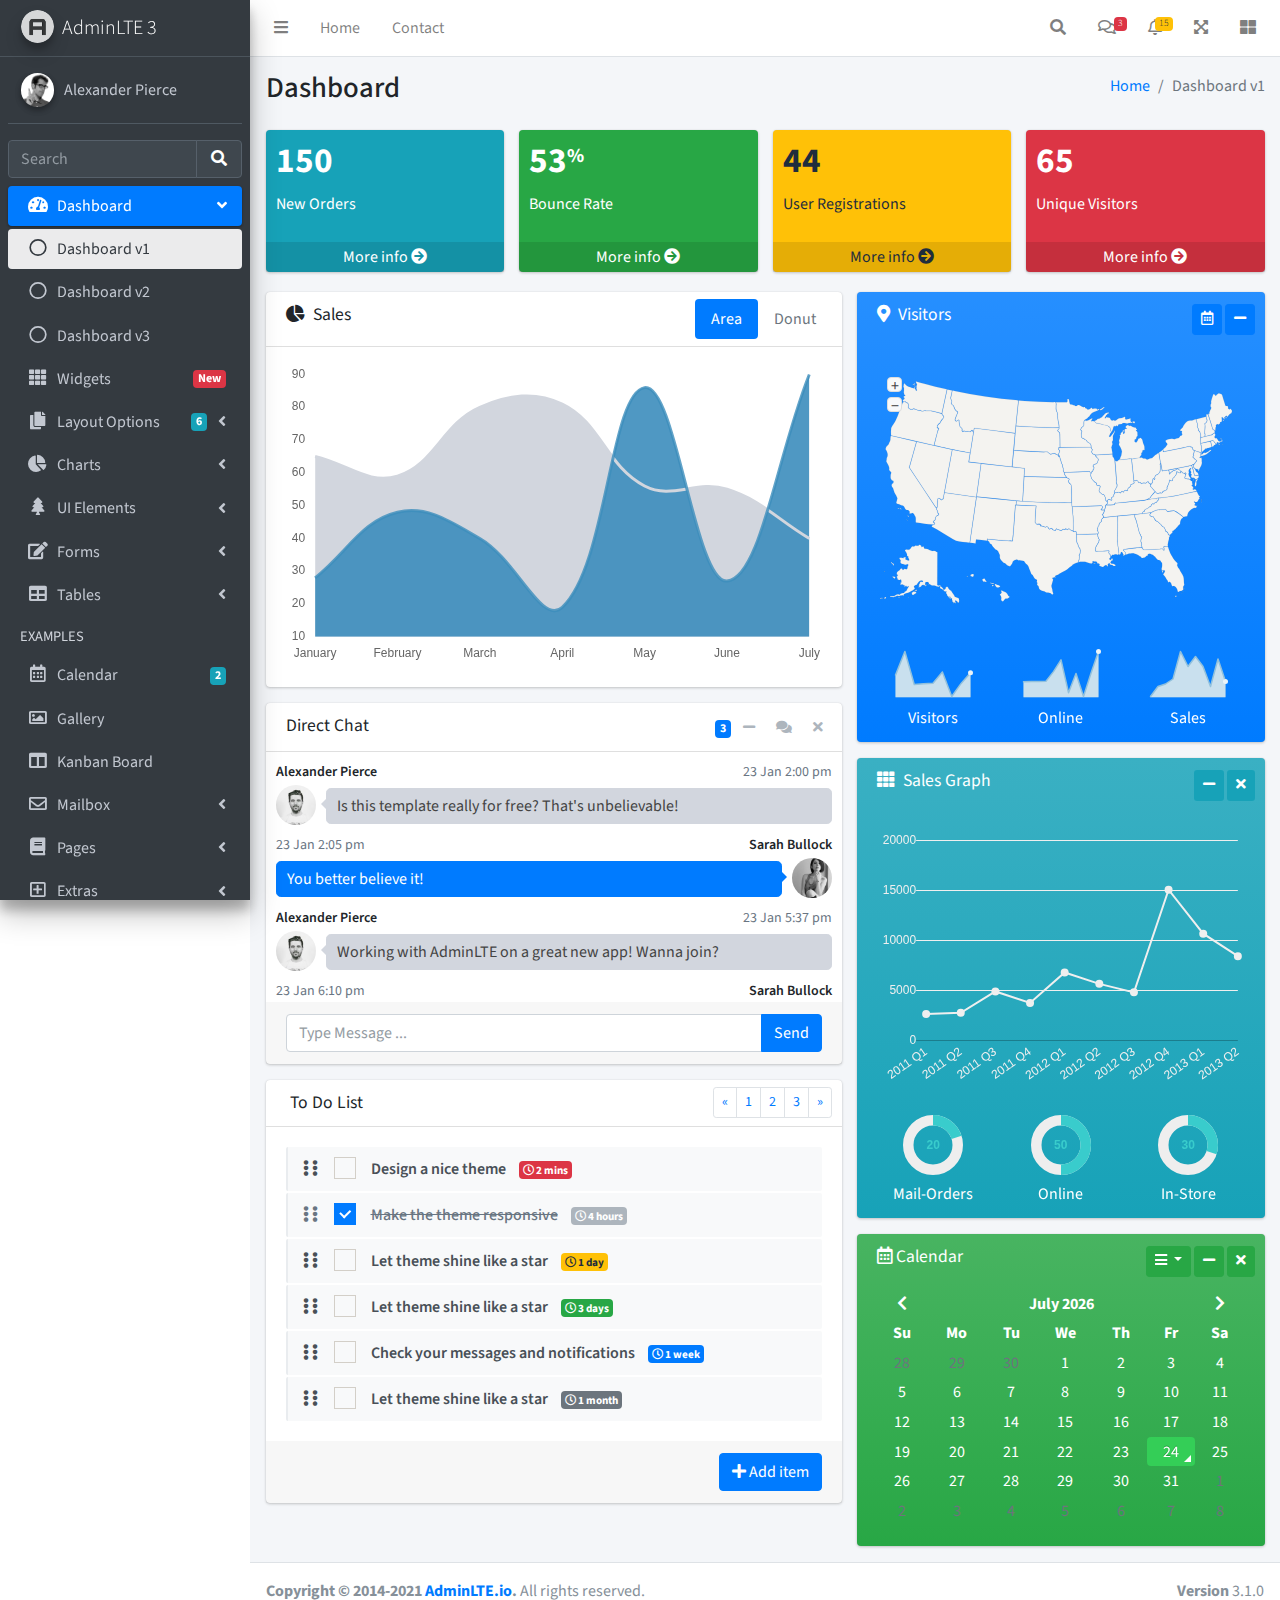
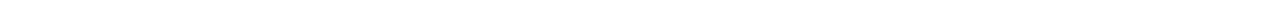
<file: admin-lte/index.html>
<!DOCTYPE html>
<html lang="en">
<head>
  <meta charset="utf-8">
  <meta name="viewport" content="width=device-width, initial-scale=1">
  <title>AdminLTE 3 | Dashboard</title>

  <!-- Google Font: Source Sans Pro -->
  <link rel="stylesheet" href="https://fonts.googleapis.com/css?family=Source+Sans+Pro:300,400,400i,700&display=fallback">
  <!-- Font Awesome -->
  <link rel="stylesheet" href="plugins/fontawesome-free/css/all.min.css">
  <!-- Ionicons -->
  <link rel="stylesheet" href="https://code.ionicframework.com/ionicons/2.0.1/css/ionicons.min.css">
  <!-- Tempusdominus Bootstrap 4 -->
  <link rel="stylesheet" href="plugins/tempusdominus-bootstrap-4/css/tempusdominus-bootstrap-4.min.css">
  <!-- iCheck -->
  <link rel="stylesheet" href="plugins/icheck-bootstrap/icheck-bootstrap.min.css">
  <!-- JQVMap -->
  <link rel="stylesheet" href="plugins/jqvmap/jqvmap.min.css">
  <!-- Theme style -->
  <link rel="stylesheet" href="dist/css/adminlte.min.css">
  <!-- overlayScrollbars -->
  <link rel="stylesheet" href="plugins/overlayScrollbars/css/OverlayScrollbars.min.css">
  <!-- Daterange picker -->
  <link rel="stylesheet" href="plugins/daterangepicker/daterangepicker.css">
  <!-- summernote -->
  <link rel="stylesheet" href="plugins/summernote/summernote-bs4.min.css">
</head>
<body class="hold-transition sidebar-mini layout-fixed">
<div class="wrapper">

  <!-- Preloader -->
  <div class="preloader flex-column justify-content-center align-items-center">
    <img class="animation__shake" src="dist/img/AdminLTELogo.png" alt="AdminLTELogo" height="60" width="60">
  </div>

  <!-- Navbar -->
  <nav class="main-header navbar navbar-expand navbar-white navbar-light">
    <!-- Left navbar links -->
    <ul class="navbar-nav">
      <li class="nav-item">
        <a class="nav-link" data-widget="pushmenu" href="#" role="button"><i class="fas fa-bars"></i></a>
      </li>
      <li class="nav-item d-none d-sm-inline-block">
        <a href="index3.html" class="nav-link">Home</a>
      </li>
      <li class="nav-item d-none d-sm-inline-block">
        <a href="#" class="nav-link">Contact</a>
      </li>
    </ul>

    <!-- Right navbar links -->
    <ul class="navbar-nav ml-auto">
      <!-- Navbar Search -->
      <li class="nav-item">
        <a class="nav-link" data-widget="navbar-search" href="#" role="button">
          <i class="fas fa-search"></i>
        </a>
        <div class="navbar-search-block">
          <form class="form-inline">
            <div class="input-group input-group-sm">
              <input class="form-control form-control-navbar" type="search" placeholder="Search" aria-label="Search">
              <div class="input-group-append">
                <button class="btn btn-navbar" type="submit">
                  <i class="fas fa-search"></i>
                </button>
                <button class="btn btn-navbar" type="button" data-widget="navbar-search">
                  <i class="fas fa-times"></i>
                </button>
              </div>
            </div>
          </form>
        </div>
      </li>

      <!-- Messages Dropdown Menu -->
      <li class="nav-item dropdown">
        <a class="nav-link" data-toggle="dropdown" href="#">
          <i class="far fa-comments"></i>
          <span class="badge badge-danger navbar-badge">3</span>
        </a>
        <div class="dropdown-menu dropdown-menu-lg dropdown-menu-right">
          <a href="#" class="dropdown-item">
            <!-- Message Start -->
            <div class="media">
              <img src="dist/img/user1-128x128.jpg" alt="User Avatar" class="img-size-50 mr-3 img-circle">
              <div class="media-body">
                <h3 class="dropdown-item-title">
                  Brad Diesel
                  <span class="float-right text-sm text-danger"><i class="fas fa-star"></i></span>
                </h3>
                <p class="text-sm">Call me whenever you can...</p>
                <p class="text-sm text-muted"><i class="far fa-clock mr-1"></i> 4 Hours Ago</p>
              </div>
            </div>
            <!-- Message End -->
          </a>
          <div class="dropdown-divider"></div>
          <a href="#" class="dropdown-item">
            <!-- Message Start -->
            <div class="media">
              <img src="dist/img/user8-128x128.jpg" alt="User Avatar" class="img-size-50 img-circle mr-3">
              <div class="media-body">
                <h3 class="dropdown-item-title">
                  John Pierce
                  <span class="float-right text-sm text-muted"><i class="fas fa-star"></i></span>
                </h3>
                <p class="text-sm">I got your message bro</p>
                <p class="text-sm text-muted"><i class="far fa-clock mr-1"></i> 4 Hours Ago</p>
              </div>
            </div>
            <!-- Message End -->
          </a>
          <div class="dropdown-divider"></div>
          <a href="#" class="dropdown-item">
            <!-- Message Start -->
            <div class="media">
              <img src="dist/img/user3-128x128.jpg" alt="User Avatar" class="img-size-50 img-circle mr-3">
              <div class="media-body">
                <h3 class="dropdown-item-title">
                  Nora Silvester
                  <span class="float-right text-sm text-warning"><i class="fas fa-star"></i></span>
                </h3>
                <p class="text-sm">The subject goes here</p>
                <p class="text-sm text-muted"><i class="far fa-clock mr-1"></i> 4 Hours Ago</p>
              </div>
            </div>
            <!-- Message End -->
          </a>
          <div class="dropdown-divider"></div>
          <a href="#" class="dropdown-item dropdown-footer">See All Messages</a>
        </div>
      </li>
      <!-- Notifications Dropdown Menu -->
      <li class="nav-item dropdown">
        <a class="nav-link" data-toggle="dropdown" href="#">
          <i class="far fa-bell"></i>
          <span class="badge badge-warning navbar-badge">15</span>
        </a>
        <div class="dropdown-menu dropdown-menu-lg dropdown-menu-right">
          <span class="dropdown-item dropdown-header">15 Notifications</span>
          <div class="dropdown-divider"></div>
          <a href="#" class="dropdown-item">
            <i class="fas fa-envelope mr-2"></i> 4 new messages
            <span class="float-right text-muted text-sm">3 mins</span>
          </a>
          <div class="dropdown-divider"></div>
          <a href="#" class="dropdown-item">
            <i class="fas fa-users mr-2"></i> 8 friend requests
            <span class="float-right text-muted text-sm">12 hours</span>
          </a>
          <div class="dropdown-divider"></div>
          <a href="#" class="dropdown-item">
            <i class="fas fa-file mr-2"></i> 3 new reports
            <span class="float-right text-muted text-sm">2 days</span>
          </a>
          <div class="dropdown-divider"></div>
          <a href="#" class="dropdown-item dropdown-footer">See All Notifications</a>
        </div>
      </li>
      <li class="nav-item">
        <a class="nav-link" data-widget="fullscreen" href="#" role="button">
          <i class="fas fa-expand-arrows-alt"></i>
        </a>
      </li>
      <li class="nav-item">
        <a class="nav-link" data-widget="control-sidebar" data-slide="true" href="#" role="button">
          <i class="fas fa-th-large"></i>
        </a>
      </li>
    </ul>
  </nav>
  <!-- /.navbar -->

  <!-- Main Sidebar Container -->
  <aside class="main-sidebar sidebar-dark-primary elevation-4">
    <!-- Brand Logo -->
    <a href="index3.html" class="brand-link">
      <img src="dist/img/AdminLTELogo.png" alt="AdminLTE Logo" class="brand-image img-circle elevation-3" style="opacity: .8">
      <span class="brand-text font-weight-light">AdminLTE 3</span>
    </a>

    <!-- Sidebar -->
    <div class="sidebar">
      <!-- Sidebar user panel (optional) -->
      <div class="user-panel mt-3 pb-3 mb-3 d-flex">
        <div class="image">
          <img src="dist/img/user2-160x160.jpg" class="img-circle elevation-2" alt="User Image">
        </div>
        <div class="info">
          <a href="#" class="d-block">Alexander Pierce</a>
        </div>
      </div>

      <!-- SidebarSearch Form -->
      <div class="form-inline">
        <div class="input-group" data-widget="sidebar-search">
          <input class="form-control form-control-sidebar" type="search" placeholder="Search" aria-label="Search">
          <div class="input-group-append">
            <button class="btn btn-sidebar">
              <i class="fas fa-search fa-fw"></i>
            </button>
          </div>
        </div>
      </div>

      <!-- Sidebar Menu -->
      <nav class="mt-2">
        <ul class="nav nav-pills nav-sidebar flex-column" data-widget="treeview" role="menu" data-accordion="false">
          <!-- Add icons to the links using the .nav-icon class
               with font-awesome or any other icon font library -->
          <li class="nav-item menu-open">
            <a href="#" class="nav-link active">
              <i class="nav-icon fas fa-tachometer-alt"></i>
              <p>
                Dashboard
                <i class="right fas fa-angle-left"></i>
              </p>
            </a>
            <ul class="nav nav-treeview">
              <li class="nav-item">
                <a href="./index.html" class="nav-link active">
                  <i class="far fa-circle nav-icon"></i>
                  <p>Dashboard v1</p>
                </a>
              </li>
              <li class="nav-item">
                <a href="./index2.html" class="nav-link">
                  <i class="far fa-circle nav-icon"></i>
                  <p>Dashboard v2</p>
                </a>
              </li>
              <li class="nav-item">
                <a href="./index3.html" class="nav-link">
                  <i class="far fa-circle nav-icon"></i>
                  <p>Dashboard v3</p>
                </a>
              </li>
            </ul>
          </li>
          <li class="nav-item">
            <a href="pages/widgets.html" class="nav-link">
              <i class="nav-icon fas fa-th"></i>
              <p>
                Widgets
                <span class="right badge badge-danger">New</span>
              </p>
            </a>
          </li>
          <li class="nav-item">
            <a href="#" class="nav-link">
              <i class="nav-icon fas fa-copy"></i>
              <p>
                Layout Options
                <i class="fas fa-angle-left right"></i>
                <span class="badge badge-info right">6</span>
              </p>
            </a>
            <ul class="nav nav-treeview">
              <li class="nav-item">
                <a href="pages/layout/top-nav.html" class="nav-link">
                  <i class="far fa-circle nav-icon"></i>
                  <p>Top Navigation</p>
                </a>
              </li>
              <li class="nav-item">
                <a href="pages/layout/top-nav-sidebar.html" class="nav-link">
                  <i class="far fa-circle nav-icon"></i>
                  <p>Top Navigation + Sidebar</p>
                </a>
              </li>
              <li class="nav-item">
                <a href="pages/layout/boxed.html" class="nav-link">
                  <i class="far fa-circle nav-icon"></i>
                  <p>Boxed</p>
                </a>
              </li>
              <li class="nav-item">
                <a href="pages/layout/fixed-sidebar.html" class="nav-link">
                  <i class="far fa-circle nav-icon"></i>
                  <p>Fixed Sidebar</p>
                </a>
              </li>
              <li class="nav-item">
                <a href="pages/layout/fixed-sidebar-custom.html" class="nav-link">
                  <i class="far fa-circle nav-icon"></i>
                  <p>Fixed Sidebar <small>+ Custom Area</small></p>
                </a>
              </li>
              <li class="nav-item">
                <a href="pages/layout/fixed-topnav.html" class="nav-link">
                  <i class="far fa-circle nav-icon"></i>
                  <p>Fixed Navbar</p>
                </a>
              </li>
              <li class="nav-item">
                <a href="pages/layout/fixed-footer.html" class="nav-link">
                  <i class="far fa-circle nav-icon"></i>
                  <p>Fixed Footer</p>
                </a>
              </li>
              <li class="nav-item">
                <a href="pages/layout/collapsed-sidebar.html" class="nav-link">
                  <i class="far fa-circle nav-icon"></i>
                  <p>Collapsed Sidebar</p>
                </a>
              </li>
            </ul>
          </li>
          <li class="nav-item">
            <a href="#" class="nav-link">
              <i class="nav-icon fas fa-chart-pie"></i>
              <p>
                Charts
                <i class="right fas fa-angle-left"></i>
              </p>
            </a>
            <ul class="nav nav-treeview">
              <li class="nav-item">
                <a href="pages/charts/chartjs.html" class="nav-link">
                  <i class="far fa-circle nav-icon"></i>
                  <p>ChartJS</p>
                </a>
              </li>
              <li class="nav-item">
                <a href="pages/charts/flot.html" class="nav-link">
                  <i class="far fa-circle nav-icon"></i>
                  <p>Flot</p>
                </a>
              </li>
              <li class="nav-item">
                <a href="pages/charts/inline.html" class="nav-link">
                  <i class="far fa-circle nav-icon"></i>
                  <p>Inline</p>
                </a>
              </li>
              <li class="nav-item">
                <a href="pages/charts/uplot.html" class="nav-link">
                  <i class="far fa-circle nav-icon"></i>
                  <p>uPlot</p>
                </a>
              </li>
            </ul>
          </li>
          <li class="nav-item">
            <a href="#" class="nav-link">
              <i class="nav-icon fas fa-tree"></i>
              <p>
                UI Elements
                <i class="fas fa-angle-left right"></i>
              </p>
            </a>
            <ul class="nav nav-treeview">
              <li class="nav-item">
                <a href="pages/UI/general.html" class="nav-link">
                  <i class="far fa-circle nav-icon"></i>
                  <p>General</p>
                </a>
              </li>
              <li class="nav-item">
                <a href="pages/UI/icons.html" class="nav-link">
                  <i class="far fa-circle nav-icon"></i>
                  <p>Icons</p>
                </a>
              </li>
              <li class="nav-item">
                <a href="pages/UI/buttons.html" class="nav-link">
                  <i class="far fa-circle nav-icon"></i>
                  <p>Buttons</p>
                </a>
              </li>
              <li class="nav-item">
                <a href="pages/UI/sliders.html" class="nav-link">
                  <i class="far fa-circle nav-icon"></i>
                  <p>Sliders</p>
                </a>
              </li>
              <li class="nav-item">
                <a href="pages/UI/modals.html" class="nav-link">
                  <i class="far fa-circle nav-icon"></i>
                  <p>Modals & Alerts</p>
                </a>
              </li>
              <li class="nav-item">
                <a href="pages/UI/navbar.html" class="nav-link">
                  <i class="far fa-circle nav-icon"></i>
                  <p>Navbar & Tabs</p>
                </a>
              </li>
              <li class="nav-item">
                <a href="pages/UI/timeline.html" class="nav-link">
                  <i class="far fa-circle nav-icon"></i>
                  <p>Timeline</p>
                </a>
              </li>
              <li class="nav-item">
                <a href="pages/UI/ribbons.html" class="nav-link">
                  <i class="far fa-circle nav-icon"></i>
                  <p>Ribbons</p>
                </a>
              </li>
            </ul>
          </li>
          <li class="nav-item">
            <a href="#" class="nav-link">
              <i class="nav-icon fas fa-edit"></i>
              <p>
                Forms
                <i class="fas fa-angle-left right"></i>
              </p>
            </a>
            <ul class="nav nav-treeview">
              <li class="nav-item">
                <a href="pages/forms/general.html" class="nav-link">
                  <i class="far fa-circle nav-icon"></i>
                  <p>General Elements</p>
                </a>
              </li>
              <li class="nav-item">
                <a href="pages/forms/advanced.html" class="nav-link">
                  <i class="far fa-circle nav-icon"></i>
                  <p>Advanced Elements</p>
                </a>
              </li>
              <li class="nav-item">
                <a href="pages/forms/editors.html" class="nav-link">
                  <i class="far fa-circle nav-icon"></i>
                  <p>Editors</p>
                </a>
              </li>
              <li class="nav-item">
                <a href="pages/forms/validation.html" class="nav-link">
                  <i class="far fa-circle nav-icon"></i>
                  <p>Validation</p>
                </a>
              </li>
            </ul>
          </li>
          <li class="nav-item">
            <a href="#" class="nav-link">
              <i class="nav-icon fas fa-table"></i>
              <p>
                Tables
                <i class="fas fa-angle-left right"></i>
              </p>
            </a>
            <ul class="nav nav-treeview">
              <li class="nav-item">
                <a href="pages/tables/simple.html" class="nav-link">
                  <i class="far fa-circle nav-icon"></i>
                  <p>Simple Tables</p>
                </a>
              </li>
              <li class="nav-item">
                <a href="pages/tables/data.html" class="nav-link">
                  <i class="far fa-circle nav-icon"></i>
                  <p>DataTables</p>
                </a>
              </li>
              <li class="nav-item">
                <a href="pages/tables/jsgrid.html" class="nav-link">
                  <i class="far fa-circle nav-icon"></i>
                  <p>jsGrid</p>
                </a>
              </li>
            </ul>
          </li>
          <li class="nav-header">EXAMPLES</li>
          <li class="nav-item">
            <a href="pages/calendar.html" class="nav-link">
              <i class="nav-icon far fa-calendar-alt"></i>
              <p>
                Calendar
                <span class="badge badge-info right">2</span>
              </p>
            </a>
          </li>
          <li class="nav-item">
            <a href="pages/gallery.html" class="nav-link">
              <i class="nav-icon far fa-image"></i>
              <p>
                Gallery
              </p>
            </a>
          </li>
          <li class="nav-item">
            <a href="pages/kanban.html" class="nav-link">
              <i class="nav-icon fas fa-columns"></i>
              <p>
                Kanban Board
              </p>
            </a>
          </li>
          <li class="nav-item">
            <a href="#" class="nav-link">
              <i class="nav-icon far fa-envelope"></i>
              <p>
                Mailbox
                <i class="fas fa-angle-left right"></i>
              </p>
            </a>
            <ul class="nav nav-treeview">
              <li class="nav-item">
                <a href="pages/mailbox/mailbox.html" class="nav-link">
                  <i class="far fa-circle nav-icon"></i>
                  <p>Inbox</p>
                </a>
              </li>
              <li class="nav-item">
                <a href="pages/mailbox/compose.html" class="nav-link">
                  <i class="far fa-circle nav-icon"></i>
                  <p>Compose</p>
                </a>
              </li>
              <li class="nav-item">
                <a href="pages/mailbox/read-mail.html" class="nav-link">
                  <i class="far fa-circle nav-icon"></i>
                  <p>Read</p>
                </a>
              </li>
            </ul>
          </li>
          <li class="nav-item">
            <a href="#" class="nav-link">
              <i class="nav-icon fas fa-book"></i>
              <p>
                Pages
                <i class="fas fa-angle-left right"></i>
              </p>
            </a>
            <ul class="nav nav-treeview">
              <li class="nav-item">
                <a href="pages/examples/invoice.html" class="nav-link">
                  <i class="far fa-circle nav-icon"></i>
                  <p>Invoice</p>
                </a>
              </li>
              <li class="nav-item">
                <a href="pages/examples/profile.html" class="nav-link">
                  <i class="far fa-circle nav-icon"></i>
                  <p>Profile</p>
                </a>
              </li>
              <li class="nav-item">
                <a href="pages/examples/e-commerce.html" class="nav-link">
                  <i class="far fa-circle nav-icon"></i>
                  <p>E-commerce</p>
                </a>
              </li>
              <li class="nav-item">
                <a href="pages/examples/projects.html" class="nav-link">
                  <i class="far fa-circle nav-icon"></i>
                  <p>Projects</p>
                </a>
              </li>
              <li class="nav-item">
                <a href="pages/examples/project-add.html" class="nav-link">
                  <i class="far fa-circle nav-icon"></i>
                  <p>Project Add</p>
                </a>
              </li>
              <li class="nav-item">
                <a href="pages/examples/project-edit.html" class="nav-link">
                  <i class="far fa-circle nav-icon"></i>
                  <p>Project Edit</p>
                </a>
              </li>
              <li class="nav-item">
                <a href="pages/examples/project-detail.html" class="nav-link">
                  <i class="far fa-circle nav-icon"></i>
                  <p>Project Detail</p>
                </a>
              </li>
              <li class="nav-item">
                <a href="pages/examples/contacts.html" class="nav-link">
                  <i class="far fa-circle nav-icon"></i>
                  <p>Contacts</p>
                </a>
              </li>
              <li class="nav-item">
                <a href="pages/examples/faq.html" class="nav-link">
                  <i class="far fa-circle nav-icon"></i>
                  <p>FAQ</p>
                </a>
              </li>
              <li class="nav-item">
                <a href="pages/examples/contact-us.html" class="nav-link">
                  <i class="far fa-circle nav-icon"></i>
                  <p>Contact us</p>
                </a>
              </li>
            </ul>
          </li>
          <li class="nav-item">
            <a href="#" class="nav-link">
              <i class="nav-icon far fa-plus-square"></i>
              <p>
                Extras
                <i class="fas fa-angle-left right"></i>
              </p>
            </a>
            <ul class="nav nav-treeview">
              <li class="nav-item">
                <a href="#" class="nav-link">
                  <i class="far fa-circle nav-icon"></i>
                  <p>
                    Login & Register v1
                    <i class="fas fa-angle-left right"></i>
                  </p>
                </a>
                <ul class="nav nav-treeview">
                  <li class="nav-item">
                    <a href="pages/examples/login.html" class="nav-link">
                      <i class="far fa-circle nav-icon"></i>
                      <p>Login v1</p>
                    </a>
                  </li>
                  <li class="nav-item">
                    <a href="pages/examples/register.html" class="nav-link">
                      <i class="far fa-circle nav-icon"></i>
                      <p>Register v1</p>
                    </a>
                  </li>
                  <li class="nav-item">
                    <a href="pages/examples/forgot-password.html" class="nav-link">
                      <i class="far fa-circle nav-icon"></i>
                      <p>Forgot Password v1</p>
                    </a>
                  </li>
                  <li class="nav-item">
                    <a href="pages/examples/recover-password.html" class="nav-link">
                      <i class="far fa-circle nav-icon"></i>
                      <p>Recover Password v1</p>
                    </a>
                  </li>
                </ul>
              </li>
              <li class="nav-item">
                <a href="#" class="nav-link">
                  <i class="far fa-circle nav-icon"></i>
                  <p>
                    Login & Register v2
                    <i class="fas fa-angle-left right"></i>
                  </p>
                </a>
                <ul class="nav nav-treeview">
                  <li class="nav-item">
                    <a href="pages/examples/login-v2.html" class="nav-link">
                      <i class="far fa-circle nav-icon"></i>
                      <p>Login v2</p>
                    </a>
                  </li>
                  <li class="nav-item">
                    <a href="pages/examples/register-v2.html" class="nav-link">
                      <i class="far fa-circle nav-icon"></i>
                      <p>Register v2</p>
                    </a>
                  </li>
                  <li class="nav-item">
                    <a href="pages/examples/forgot-password-v2.html" class="nav-link">
                      <i class="far fa-circle nav-icon"></i>
                      <p>Forgot Password v2</p>
                    </a>
                  </li>
                  <li class="nav-item">
                    <a href="pages/examples/recover-password-v2.html" class="nav-link">
                      <i class="far fa-circle nav-icon"></i>
                      <p>Recover Password v2</p>
                    </a>
                  </li>
                </ul>
              </li>
              <li class="nav-item">
                <a href="pages/examples/lockscreen.html" class="nav-link">
                  <i class="far fa-circle nav-icon"></i>
                  <p>Lockscreen</p>
                </a>
              </li>
              <li class="nav-item">
                <a href="pages/examples/legacy-user-menu.html" class="nav-link">
                  <i class="far fa-circle nav-icon"></i>
                  <p>Legacy User Menu</p>
                </a>
              </li>
              <li class="nav-item">
                <a href="pages/examples/language-menu.html" class="nav-link">
                  <i class="far fa-circle nav-icon"></i>
                  <p>Language Menu</p>
                </a>
              </li>
              <li class="nav-item">
                <a href="pages/examples/404.html" class="nav-link">
                  <i class="far fa-circle nav-icon"></i>
                  <p>Error 404</p>
                </a>
              </li>
              <li class="nav-item">
                <a href="pages/examples/500.html" class="nav-link">
                  <i class="far fa-circle nav-icon"></i>
                  <p>Error 500</p>
                </a>
              </li>
              <li class="nav-item">
                <a href="pages/examples/pace.html" class="nav-link">
                  <i class="far fa-circle nav-icon"></i>
                  <p>Pace</p>
                </a>
              </li>
              <li class="nav-item">
                <a href="pages/examples/blank.html" class="nav-link">
                  <i class="far fa-circle nav-icon"></i>
                  <p>Blank Page</p>
                </a>
              </li>
              <li class="nav-item">
                <a href="starter.html" class="nav-link">
                  <i class="far fa-circle nav-icon"></i>
                  <p>Starter Page</p>
                </a>
              </li>
            </ul>
          </li>
          <li class="nav-item">
            <a href="#" class="nav-link">
              <i class="nav-icon fas fa-search"></i>
              <p>
                Search
                <i class="fas fa-angle-left right"></i>
              </p>
            </a>
            <ul class="nav nav-treeview">
              <li class="nav-item">
                <a href="pages/search/simple.html" class="nav-link">
                  <i class="far fa-circle nav-icon"></i>
                  <p>Simple Search</p>
                </a>
              </li>
              <li class="nav-item">
                <a href="pages/search/enhanced.html" class="nav-link">
                  <i class="far fa-circle nav-icon"></i>
                  <p>Enhanced</p>
                </a>
              </li>
            </ul>
          </li>
          <li class="nav-header">MISCELLANEOUS</li>
          <li class="nav-item">
            <a href="iframe.html" class="nav-link">
              <i class="nav-icon fas fa-ellipsis-h"></i>
              <p>Tabbed IFrame Plugin</p>
            </a>
          </li>
          <li class="nav-item">
            <a href="https://adminlte.io/docs/3.1/" class="nav-link">
              <i class="nav-icon fas fa-file"></i>
              <p>Documentation</p>
            </a>
          </li>
          <li class="nav-header">MULTI LEVEL EXAMPLE</li>
          <li class="nav-item">
            <a href="#" class="nav-link">
              <i class="fas fa-circle nav-icon"></i>
              <p>Level 1</p>
            </a>
          </li>
          <li class="nav-item">
            <a href="#" class="nav-link">
              <i class="nav-icon fas fa-circle"></i>
              <p>
                Level 1
                <i class="right fas fa-angle-left"></i>
              </p>
            </a>
            <ul class="nav nav-treeview">
              <li class="nav-item">
                <a href="#" class="nav-link">
                  <i class="far fa-circle nav-icon"></i>
                  <p>Level 2</p>
                </a>
              </li>
              <li class="nav-item">
                <a href="#" class="nav-link">
                  <i class="far fa-circle nav-icon"></i>
                  <p>
                    Level 2
                    <i class="right fas fa-angle-left"></i>
                  </p>
                </a>
                <ul class="nav nav-treeview">
                  <li class="nav-item">
                    <a href="#" class="nav-link">
                      <i class="far fa-dot-circle nav-icon"></i>
                      <p>Level 3</p>
                    </a>
                  </li>
                  <li class="nav-item">
                    <a href="#" class="nav-link">
                      <i class="far fa-dot-circle nav-icon"></i>
                      <p>Level 3</p>
                    </a>
                  </li>
                  <li class="nav-item">
                    <a href="#" class="nav-link">
                      <i class="far fa-dot-circle nav-icon"></i>
                      <p>Level 3</p>
                    </a>
                  </li>
                </ul>
              </li>
              <li class="nav-item">
                <a href="#" class="nav-link">
                  <i class="far fa-circle nav-icon"></i>
                  <p>Level 2</p>
                </a>
              </li>
            </ul>
          </li>
          <li class="nav-item">
            <a href="#" class="nav-link">
              <i class="fas fa-circle nav-icon"></i>
              <p>Level 1</p>
            </a>
          </li>
          <li class="nav-header">LABELS</li>
          <li class="nav-item">
            <a href="#" class="nav-link">
              <i class="nav-icon far fa-circle text-danger"></i>
              <p class="text">Important</p>
            </a>
          </li>
          <li class="nav-item">
            <a href="#" class="nav-link">
              <i class="nav-icon far fa-circle text-warning"></i>
              <p>Warning</p>
            </a>
          </li>
          <li class="nav-item">
            <a href="#" class="nav-link">
              <i class="nav-icon far fa-circle text-info"></i>
              <p>Informational</p>
            </a>
          </li>
        </ul>
      </nav>
      <!-- /.sidebar-menu -->
    </div>
    <!-- /.sidebar -->
  </aside>

  <!-- Content Wrapper. Contains page content -->
  <div class="content-wrapper">
    <!-- Content Header (Page header) -->
    <div class="content-header">
      <div class="container-fluid">
        <div class="row mb-2">
          <div class="col-sm-6">
            <h1 class="m-0">Dashboard</h1>
          </div><!-- /.col -->
          <div class="col-sm-6">
            <ol class="breadcrumb float-sm-right">
              <li class="breadcrumb-item"><a href="#">Home</a></li>
              <li class="breadcrumb-item active">Dashboard v1</li>
            </ol>
          </div><!-- /.col -->
        </div><!-- /.row -->
      </div><!-- /.container-fluid -->
    </div>
    <!-- /.content-header -->

    <!-- Main content -->
    <section class="content">
      <div class="container-fluid">
        <!-- Small boxes (Stat box) -->
        <div class="row">
          <div class="col-lg-3 col-6">
            <!-- small box -->
            <div class="small-box bg-info">
              <div class="inner">
                <h3>150</h3>

                <p>New Orders</p>
              </div>
              <div class="icon">
                <i class="ion ion-bag"></i>
              </div>
              <a href="#" class="small-box-footer">More info <i class="fas fa-arrow-circle-right"></i></a>
            </div>
          </div>
          <!-- ./col -->
          <div class="col-lg-3 col-6">
            <!-- small box -->
            <div class="small-box bg-success">
              <div class="inner">
                <h3>53<sup style="font-size: 20px">%</sup></h3>

                <p>Bounce Rate</p>
              </div>
              <div class="icon">
                <i class="ion ion-stats-bars"></i>
              </div>
              <a href="#" class="small-box-footer">More info <i class="fas fa-arrow-circle-right"></i></a>
            </div>
          </div>
          <!-- ./col -->
          <div class="col-lg-3 col-6">
            <!-- small box -->
            <div class="small-box bg-warning">
              <div class="inner">
                <h3>44</h3>

                <p>User Registrations</p>
              </div>
              <div class="icon">
                <i class="ion ion-person-add"></i>
              </div>
              <a href="#" class="small-box-footer">More info <i class="fas fa-arrow-circle-right"></i></a>
            </div>
          </div>
          <!-- ./col -->
          <div class="col-lg-3 col-6">
            <!-- small box -->
            <div class="small-box bg-danger">
              <div class="inner">
                <h3>65</h3>

                <p>Unique Visitors</p>
              </div>
              <div class="icon">
                <i class="ion ion-pie-graph"></i>
              </div>
              <a href="#" class="small-box-footer">More info <i class="fas fa-arrow-circle-right"></i></a>
            </div>
          </div>
          <!-- ./col -->
        </div>
        <!-- /.row -->
        <!-- Main row -->
        <div class="row">
          <!-- Left col -->
          <section class="col-lg-7 connectedSortable">
            <!-- Custom tabs (Charts with tabs)-->
            <div class="card">
              <div class="card-header">
                <h3 class="card-title">
                  <i class="fas fa-chart-pie mr-1"></i>
                  Sales
                </h3>
                <div class="card-tools">
                  <ul class="nav nav-pills ml-auto">
                    <li class="nav-item">
                      <a class="nav-link active" href="#revenue-chart" data-toggle="tab">Area</a>
                    </li>
                    <li class="nav-item">
                      <a class="nav-link" href="#sales-chart" data-toggle="tab">Donut</a>
                    </li>
                  </ul>
                </div>
              </div><!-- /.card-header -->
              <div class="card-body">
                <div class="tab-content p-0">
                  <!-- Morris chart - Sales -->
                  <div class="chart tab-pane active" id="revenue-chart"
                       style="position: relative; height: 300px;">
                      <canvas id="revenue-chart-canvas" height="300" style="height: 300px;"></canvas>
                   </div>
                  <div class="chart tab-pane" id="sales-chart" style="position: relative; height: 300px;">
                    <canvas id="sales-chart-canvas" height="300" style="height: 300px;"></canvas>
                  </div>
                </div>
              </div><!-- /.card-body -->
            </div>
            <!-- /.card -->

            <!-- DIRECT CHAT -->
            <div class="card direct-chat direct-chat-primary">
              <div class="card-header">
                <h3 class="card-title">Direct Chat</h3>

                <div class="card-tools">
                  <span title="3 New Messages" class="badge badge-primary">3</span>
                  <button type="button" class="btn btn-tool" data-card-widget="collapse">
                    <i class="fas fa-minus"></i>
                  </button>
                  <button type="button" class="btn btn-tool" title="Contacts" data-widget="chat-pane-toggle">
                    <i class="fas fa-comments"></i>
                  </button>
                  <button type="button" class="btn btn-tool" data-card-widget="remove">
                    <i class="fas fa-times"></i>
                  </button>
                </div>
              </div>
              <!-- /.card-header -->
              <div class="card-body">
                <!-- Conversations are loaded here -->
                <div class="direct-chat-messages">
                  <!-- Message. Default to the left -->
                  <div class="direct-chat-msg">
                    <div class="direct-chat-infos clearfix">
                      <span class="direct-chat-name float-left">Alexander Pierce</span>
                      <span class="direct-chat-timestamp float-right">23 Jan 2:00 pm</span>
                    </div>
                    <!-- /.direct-chat-infos -->
                    <img class="direct-chat-img" src="dist/img/user1-128x128.jpg" alt="message user image">
                    <!-- /.direct-chat-img -->
                    <div class="direct-chat-text">
                      Is this template really for free? That's unbelievable!
                    </div>
                    <!-- /.direct-chat-text -->
                  </div>
                  <!-- /.direct-chat-msg -->

                  <!-- Message to the right -->
                  <div class="direct-chat-msg right">
                    <div class="direct-chat-infos clearfix">
                      <span class="direct-chat-name float-right">Sarah Bullock</span>
                      <span class="direct-chat-timestamp float-left">23 Jan 2:05 pm</span>
                    </div>
                    <!-- /.direct-chat-infos -->
                    <img class="direct-chat-img" src="dist/img/user3-128x128.jpg" alt="message user image">
                    <!-- /.direct-chat-img -->
                    <div class="direct-chat-text">
                      You better believe it!
                    </div>
                    <!-- /.direct-chat-text -->
                  </div>
                  <!-- /.direct-chat-msg -->

                  <!-- Message. Default to the left -->
                  <div class="direct-chat-msg">
                    <div class="direct-chat-infos clearfix">
                      <span class="direct-chat-name float-left">Alexander Pierce</span>
                      <span class="direct-chat-timestamp float-right">23 Jan 5:37 pm</span>
                    </div>
                    <!-- /.direct-chat-infos -->
                    <img class="direct-chat-img" src="dist/img/user1-128x128.jpg" alt="message user image">
                    <!-- /.direct-chat-img -->
                    <div class="direct-chat-text">
                      Working with AdminLTE on a great new app! Wanna join?
                    </div>
                    <!-- /.direct-chat-text -->
                  </div>
                  <!-- /.direct-chat-msg -->

                  <!-- Message to the right -->
                  <div class="direct-chat-msg right">
                    <div class="direct-chat-infos clearfix">
                      <span class="direct-chat-name float-right">Sarah Bullock</span>
                      <span class="direct-chat-timestamp float-left">23 Jan 6:10 pm</span>
                    </div>
                    <!-- /.direct-chat-infos -->
                    <img class="direct-chat-img" src="dist/img/user3-128x128.jpg" alt="message user image">
                    <!-- /.direct-chat-img -->
                    <div class="direct-chat-text">
                      I would love to.
                    </div>
                    <!-- /.direct-chat-text -->
                  </div>
                  <!-- /.direct-chat-msg -->

                </div>
                <!--/.direct-chat-messages-->

                <!-- Contacts are loaded here -->
                <div class="direct-chat-contacts">
                  <ul class="contacts-list">
                    <li>
                      <a href="#">
                        <img class="contacts-list-img" src="dist/img/user1-128x128.jpg" alt="User Avatar">

                        <div class="contacts-list-info">
                          <span class="contacts-list-name">
                            Count Dracula
                            <small class="contacts-list-date float-right">2/28/2015</small>
                          </span>
                          <span class="contacts-list-msg">How have you been? I was...</span>
                        </div>
                        <!-- /.contacts-list-info -->
                      </a>
                    </li>
                    <!-- End Contact Item -->
                    <li>
                      <a href="#">
                        <img class="contacts-list-img" src="dist/img/user7-128x128.jpg" alt="User Avatar">

                        <div class="contacts-list-info">
                          <span class="contacts-list-name">
                            Sarah Doe
                            <small class="contacts-list-date float-right">2/23/2015</small>
                          </span>
                          <span class="contacts-list-msg">I will be waiting for...</span>
                        </div>
                        <!-- /.contacts-list-info -->
                      </a>
                    </li>
                    <!-- End Contact Item -->
                    <li>
                      <a href="#">
                        <img class="contacts-list-img" src="dist/img/user3-128x128.jpg" alt="User Avatar">

                        <div class="contacts-list-info">
                          <span class="contacts-list-name">
                            Nadia Jolie
                            <small class="contacts-list-date float-right">2/20/2015</small>
                          </span>
                          <span class="contacts-list-msg">I'll call you back at...</span>
                        </div>
                        <!-- /.contacts-list-info -->
                      </a>
                    </li>
                    <!-- End Contact Item -->
                    <li>
                      <a href="#">
                        <img class="contacts-list-img" src="dist/img/user5-128x128.jpg" alt="User Avatar">

                        <div class="contacts-list-info">
                          <span class="contacts-list-name">
                            Nora S. Vans
                            <small class="contacts-list-date float-right">2/10/2015</small>
                          </span>
                          <span class="contacts-list-msg">Where is your new...</span>
                        </div>
                        <!-- /.contacts-list-info -->
                      </a>
                    </li>
                    <!-- End Contact Item -->
                    <li>
                      <a href="#">
                        <img class="contacts-list-img" src="dist/img/user6-128x128.jpg" alt="User Avatar">

                        <div class="contacts-list-info">
                          <span class="contacts-list-name">
                            John K.
                            <small class="contacts-list-date float-right">1/27/2015</small>
                          </span>
                          <span class="contacts-list-msg">Can I take a look at...</span>
                        </div>
                        <!-- /.contacts-list-info -->
                      </a>
                    </li>
                    <!-- End Contact Item -->
                    <li>
                      <a href="#">
                        <img class="contacts-list-img" src="dist/img/user8-128x128.jpg" alt="User Avatar">

                        <div class="contacts-list-info">
                          <span class="contacts-list-name">
                            Kenneth M.
                            <small class="contacts-list-date float-right">1/4/2015</small>
                          </span>
                          <span class="contacts-list-msg">Never mind I found...</span>
                        </div>
                        <!-- /.contacts-list-info -->
                      </a>
                    </li>
                    <!-- End Contact Item -->
                  </ul>
                  <!-- /.contacts-list -->
                </div>
                <!-- /.direct-chat-pane -->
              </div>
              <!-- /.card-body -->
              <div class="card-footer">
                <form action="#" method="post">
                  <div class="input-group">
                    <input type="text" name="message" placeholder="Type Message ..." class="form-control">
                    <span class="input-group-append">
                      <button type="button" class="btn btn-primary">Send</button>
                    </span>
                  </div>
                </form>
              </div>
              <!-- /.card-footer-->
            </div>
            <!--/.direct-chat -->

            <!-- TO DO List -->
            <div class="card">
              <div class="card-header">
                <h3 class="card-title">
                  <i class="ion ion-clipboard mr-1"></i>
                  To Do List
                </h3>

                <div class="card-tools">
                  <ul class="pagination pagination-sm">
                    <li class="page-item"><a href="#" class="page-link">&laquo;</a></li>
                    <li class="page-item"><a href="#" class="page-link">1</a></li>
                    <li class="page-item"><a href="#" class="page-link">2</a></li>
                    <li class="page-item"><a href="#" class="page-link">3</a></li>
                    <li class="page-item"><a href="#" class="page-link">&raquo;</a></li>
                  </ul>
                </div>
              </div>
              <!-- /.card-header -->
              <div class="card-body">
                <ul class="todo-list" data-widget="todo-list">
                  <li>
                    <!-- drag handle -->
                    <span class="handle">
                      <i class="fas fa-ellipsis-v"></i>
                      <i class="fas fa-ellipsis-v"></i>
                    </span>
                    <!-- checkbox -->
                    <div  class="icheck-primary d-inline ml-2">
                      <input type="checkbox" value="" name="todo1" id="todoCheck1">
                      <label for="todoCheck1"></label>
                    </div>
                    <!-- todo text -->
                    <span class="text">Design a nice theme</span>
                    <!-- Emphasis label -->
                    <small class="badge badge-danger"><i class="far fa-clock"></i> 2 mins</small>
                    <!-- General tools such as edit or delete-->
                    <div class="tools">
                      <i class="fas fa-edit"></i>
                      <i class="fas fa-trash-o"></i>
                    </div>
                  </li>
                  <li>
                    <span class="handle">
                      <i class="fas fa-ellipsis-v"></i>
                      <i class="fas fa-ellipsis-v"></i>
                    </span>
                    <div  class="icheck-primary d-inline ml-2">
                      <input type="checkbox" value="" name="todo2" id="todoCheck2" checked>
                      <label for="todoCheck2"></label>
                    </div>
                    <span class="text">Make the theme responsive</span>
                    <small class="badge badge-info"><i class="far fa-clock"></i> 4 hours</small>
                    <div class="tools">
                      <i class="fas fa-edit"></i>
                      <i class="fas fa-trash-o"></i>
                    </div>
                  </li>
                  <li>
                    <span class="handle">
                      <i class="fas fa-ellipsis-v"></i>
                      <i class="fas fa-ellipsis-v"></i>
                    </span>
                    <div  class="icheck-primary d-inline ml-2">
                      <input type="checkbox" value="" name="todo3" id="todoCheck3">
                      <label for="todoCheck3"></label>
                    </div>
                    <span class="text">Let theme shine like a star</span>
                    <small class="badge badge-warning"><i class="far fa-clock"></i> 1 day</small>
                    <div class="tools">
                      <i class="fas fa-edit"></i>
                      <i class="fas fa-trash-o"></i>
                    </div>
                  </li>
                  <li>
                    <span class="handle">
                      <i class="fas fa-ellipsis-v"></i>
                      <i class="fas fa-ellipsis-v"></i>
                    </span>
                    <div  class="icheck-primary d-inline ml-2">
                      <input type="checkbox" value="" name="todo4" id="todoCheck4">
                      <label for="todoCheck4"></label>
                    </div>
                    <span class="text">Let theme shine like a star</span>
                    <small class="badge badge-success"><i class="far fa-clock"></i> 3 days</small>
                    <div class="tools">
                      <i class="fas fa-edit"></i>
                      <i class="fas fa-trash-o"></i>
                    </div>
                  </li>
                  <li>
                    <span class="handle">
                      <i class="fas fa-ellipsis-v"></i>
                      <i class="fas fa-ellipsis-v"></i>
                    </span>
                    <div  class="icheck-primary d-inline ml-2">
                      <input type="checkbox" value="" name="todo5" id="todoCheck5">
                      <label for="todoCheck5"></label>
                    </div>
                    <span class="text">Check your messages and notifications</span>
                    <small class="badge badge-primary"><i class="far fa-clock"></i> 1 week</small>
                    <div class="tools">
                      <i class="fas fa-edit"></i>
                      <i class="fas fa-trash-o"></i>
                    </div>
                  </li>
                  <li>
                    <span class="handle">
                      <i class="fas fa-ellipsis-v"></i>
                      <i class="fas fa-ellipsis-v"></i>
                    </span>
                    <div  class="icheck-primary d-inline ml-2">
                      <input type="checkbox" value="" name="todo6" id="todoCheck6">
                      <label for="todoCheck6"></label>
                    </div>
                    <span class="text">Let theme shine like a star</span>
                    <small class="badge badge-secondary"><i class="far fa-clock"></i> 1 month</small>
                    <div class="tools">
                      <i class="fas fa-edit"></i>
                      <i class="fas fa-trash-o"></i>
                    </div>
                  </li>
                </ul>
              </div>
              <!-- /.card-body -->
              <div class="card-footer clearfix">
                <button type="button" class="btn btn-primary float-right"><i class="fas fa-plus"></i> Add item</button>
              </div>
            </div>
            <!-- /.card -->
          </section>
          <!-- /.Left col -->
          <!-- right col (We are only adding the ID to make the widgets sortable)-->
          <section class="col-lg-5 connectedSortable">

            <!-- Map card -->
            <div class="card bg-gradient-primary">
              <div class="card-header border-0">
                <h3 class="card-title">
                  <i class="fas fa-map-marker-alt mr-1"></i>
                  Visitors
                </h3>
                <!-- card tools -->
                <div class="card-tools">
                  <button type="button" class="btn btn-primary btn-sm daterange" title="Date range">
                    <i class="far fa-calendar-alt"></i>
                  </button>
                  <button type="button" class="btn btn-primary btn-sm" data-card-widget="collapse" title="Collapse">
                    <i class="fas fa-minus"></i>
                  </button>
                </div>
                <!-- /.card-tools -->
              </div>
              <div class="card-body">
                <div id="world-map" style="height: 250px; width: 100%;"></div>
              </div>
              <!-- /.card-body-->
              <div class="card-footer bg-transparent">
                <div class="row">
                  <div class="col-4 text-center">
                    <div id="sparkline-1"></div>
                    <div class="text-white">Visitors</div>
                  </div>
                  <!-- ./col -->
                  <div class="col-4 text-center">
                    <div id="sparkline-2"></div>
                    <div class="text-white">Online</div>
                  </div>
                  <!-- ./col -->
                  <div class="col-4 text-center">
                    <div id="sparkline-3"></div>
                    <div class="text-white">Sales</div>
                  </div>
                  <!-- ./col -->
                </div>
                <!-- /.row -->
              </div>
            </div>
            <!-- /.card -->

            <!-- solid sales graph -->
            <div class="card bg-gradient-info">
              <div class="card-header border-0">
                <h3 class="card-title">
                  <i class="fas fa-th mr-1"></i>
                  Sales Graph
                </h3>

                <div class="card-tools">
                  <button type="button" class="btn bg-info btn-sm" data-card-widget="collapse">
                    <i class="fas fa-minus"></i>
                  </button>
                  <button type="button" class="btn bg-info btn-sm" data-card-widget="remove">
                    <i class="fas fa-times"></i>
                  </button>
                </div>
              </div>
              <div class="card-body">
                <canvas class="chart" id="line-chart" style="min-height: 250px; height: 250px; max-height: 250px; max-width: 100%;"></canvas>
              </div>
              <!-- /.card-body -->
              <div class="card-footer bg-transparent">
                <div class="row">
                  <div class="col-4 text-center">
                    <input type="text" class="knob" data-readonly="true" value="20" data-width="60" data-height="60"
                           data-fgColor="#39CCCC">

                    <div class="text-white">Mail-Orders</div>
                  </div>
                  <!-- ./col -->
                  <div class="col-4 text-center">
                    <input type="text" class="knob" data-readonly="true" value="50" data-width="60" data-height="60"
                           data-fgColor="#39CCCC">

                    <div class="text-white">Online</div>
                  </div>
                  <!-- ./col -->
                  <div class="col-4 text-center">
                    <input type="text" class="knob" data-readonly="true" value="30" data-width="60" data-height="60"
                           data-fgColor="#39CCCC">

                    <div class="text-white">In-Store</div>
                  </div>
                  <!-- ./col -->
                </div>
                <!-- /.row -->
              </div>
              <!-- /.card-footer -->
            </div>
            <!-- /.card -->

            <!-- Calendar -->
            <div class="card bg-gradient-success">
              <div class="card-header border-0">

                <h3 class="card-title">
                  <i class="far fa-calendar-alt"></i>
                  Calendar
                </h3>
                <!-- tools card -->
                <div class="card-tools">
                  <!-- button with a dropdown -->
                  <div class="btn-group">
                    <button type="button" class="btn btn-success btn-sm dropdown-toggle" data-toggle="dropdown" data-offset="-52">
                      <i class="fas fa-bars"></i>
                    </button>
                    <div class="dropdown-menu" role="menu">
                      <a href="#" class="dropdown-item">Add new event</a>
                      <a href="#" class="dropdown-item">Clear events</a>
                      <div class="dropdown-divider"></div>
                      <a href="#" class="dropdown-item">View calendar</a>
                    </div>
                  </div>
                  <button type="button" class="btn btn-success btn-sm" data-card-widget="collapse">
                    <i class="fas fa-minus"></i>
                  </button>
                  <button type="button" class="btn btn-success btn-sm" data-card-widget="remove">
                    <i class="fas fa-times"></i>
                  </button>
                </div>
                <!-- /. tools -->
              </div>
              <!-- /.card-header -->
              <div class="card-body pt-0">
                <!--The calendar -->
                <div id="calendar" style="width: 100%"></div>
              </div>
              <!-- /.card-body -->
            </div>
            <!-- /.card -->
          </section>
          <!-- right col -->
        </div>
        <!-- /.row (main row) -->
      </div><!-- /.container-fluid -->
    </section>
    <!-- /.content -->
  </div>
  <!-- /.content-wrapper -->
  <footer class="main-footer">
    <strong>Copyright &copy; 2014-2021 <a href="https://adminlte.io">AdminLTE.io</a>.</strong>
    All rights reserved.
    <div class="float-right d-none d-sm-inline-block">
      <b>Version</b> 3.1.0
    </div>
  </footer>

  <!-- Control Sidebar -->
  <aside class="control-sidebar control-sidebar-dark">
    <!-- Control sidebar content goes here -->
  </aside>
  <!-- /.control-sidebar -->
</div>
<!-- ./wrapper -->

<!-- jQuery -->
<script src="plugins/jquery/jquery.min.js"></script>
<!-- jQuery UI 1.11.4 -->
<script src="plugins/jquery-ui/jquery-ui.min.js"></script>
<!-- Resolve conflict in jQuery UI tooltip with Bootstrap tooltip -->
<script>
  $.widget.bridge('uibutton', $.ui.button)
</script>
<!-- Bootstrap 4 -->
<script src="plugins/bootstrap/js/bootstrap.bundle.min.js"></script>
<!-- ChartJS -->
<script src="plugins/chart.js/Chart.min.js"></script>
<!-- Sparkline -->
<script src="plugins/sparklines/sparkline.js"></script>
<!-- JQVMap -->
<script src="plugins/jqvmap/jquery.vmap.min.js"></script>
<script src="plugins/jqvmap/maps/jquery.vmap.usa.js"></script>
<!-- jQuery Knob Chart -->
<script src="plugins/jquery-knob/jquery.knob.min.js"></script>
<!-- daterangepicker -->
<script src="plugins/moment/moment.min.js"></script>
<script src="plugins/daterangepicker/daterangepicker.js"></script>
<!-- Tempusdominus Bootstrap 4 -->
<script src="plugins/tempusdominus-bootstrap-4/js/tempusdominus-bootstrap-4.min.js"></script>
<!-- Summernote -->
<script src="plugins/summernote/summernote-bs4.min.js"></script>
<!-- overlayScrollbars -->
<script src="plugins/overlayScrollbars/js/jquery.overlayScrollbars.min.js"></script>
<!-- AdminLTE App -->
<script src="dist/js/adminlte.js"></script>
<!-- AdminLTE for demo purposes -->
<script src="dist/js/demo.js"></script>
<!-- AdminLTE dashboard demo (This is only for demo purposes) -->
<script src="dist/js/pages/dashboard.js"></script>
</body>
</html>
</file>
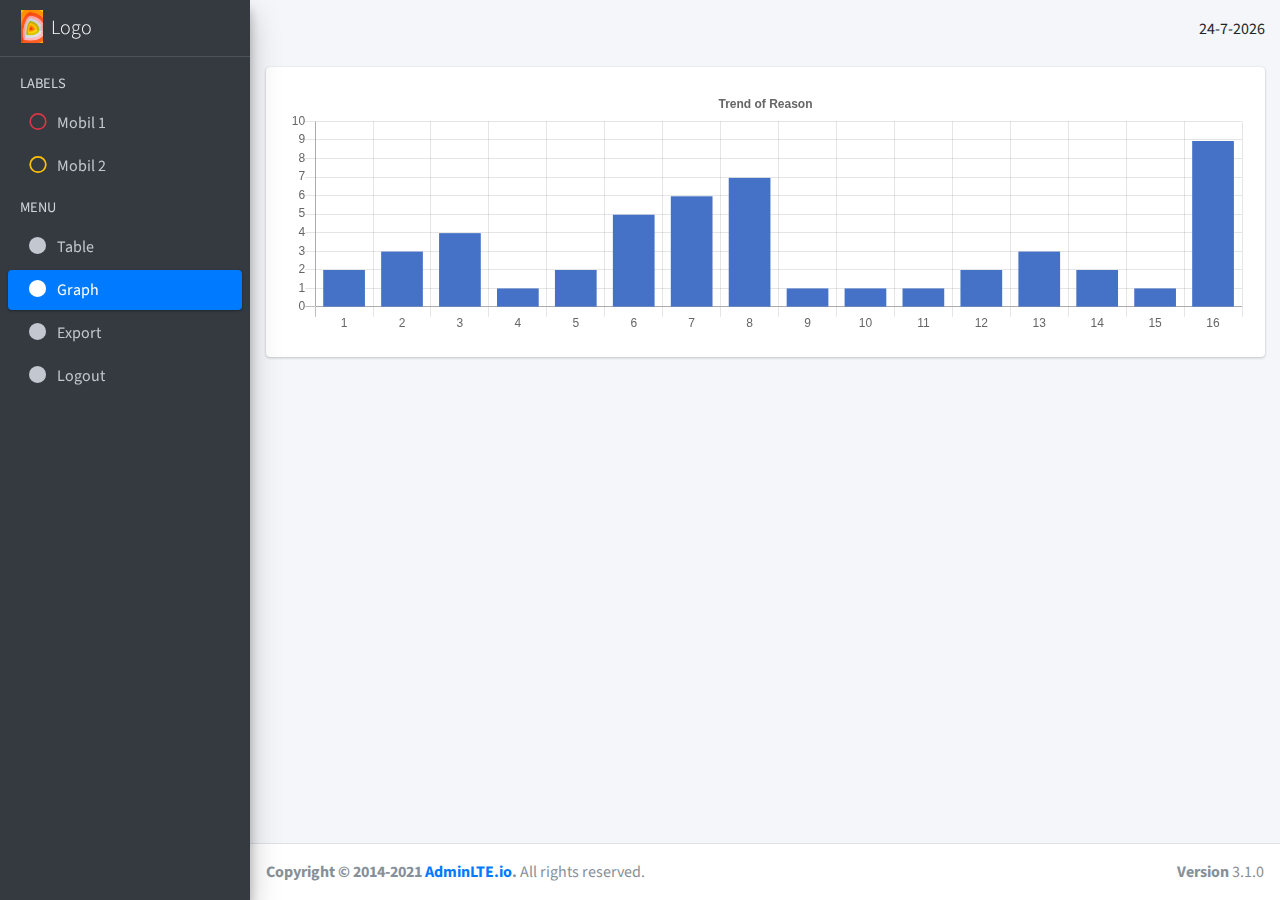
<file: graphs.html>
<!DOCTYPE html>
<html lang="en">
<head>
  <meta charset="utf-8">
  <meta name="viewport" content="width=device-width, initial-scale=1">
  <title>AdminLTE 3 | Simple Tables</title>

  <!-- Google Font: Source Sans Pro -->
  <link rel="stylesheet" href="https://fonts.googleapis.com/css?family=Source+Sans+Pro:300,400,400i,700&display=fallback">
  <!-- Font Awesome -->
  <link rel="stylesheet" href="admin-lte/plugins/fontawesome-free/css/all.min.css">
  <!-- Theme style -->
  <link rel="stylesheet" href="admin-lte/dist/css/adminlte.min.css">
</head>
<body class="hold-transition sidebar-mini">
<div class="wrapper">
  <!-- Main Sidebar Container -->
  <aside class="main-sidebar sidebar-dark-primary elevation-4">
    <!-- Brand Logo -->
    <a href="admin-lte/index3.html" class="brand-link">
      <img src="./assets/logo.jpg" alt="AdminLTE Logo" class="brand-image">
      <span class="brand-text font-weight-light">Logo</span>
    </a>

    <!-- Sidebar -->
    <div class="sidebar">

      <!-- Sidebar Menu -->
      <nav class="mt-2">
        <ul class="nav nav-pills nav-sidebar flex-column" data-widget="treeview" role="menu" data-accordion="false">
          <!-- Add icons to the links using the .nav-icon class
               with font-awesome or any other icon font library -->
        <li class="nav-header">LABELS</li>
        <li class="nav-item">
            <a href="#" class="nav-link">
            <i class="nav-icon far fa-circle text-danger"></i>
            <p class="text">Mobil 1</p>
            </a>
        </li>
        <li class="nav-item">
            <a href="#" class="nav-link">
            <i class="nav-icon far fa-circle text-warning"></i>
            <p>Mobil 2</p>
            </a>
        </li>
        <li class="nav-header">MENU</li>
        <li class="nav-item">
        <a href="./table.html" class="nav-link">
            <i class="fas fa-circle nav-icon"></i>
            <p>Table</p>
        </a>
        </li>
        <li class="nav-item">
        <a href="./graphs.html" class="nav-link active">
            <i class="fas fa-circle nav-icon"></i>
            <p>Graph</p>
        </a>
        </li>
        <li class="nav-item">
        <a href="#" class="nav-link">
            <i class="fas fa-circle nav-icon"></i>
            <p>Export</p>
        </a>
        </li>
        <li class="nav-item">
        <a href="./login.html" class="nav-link">
            <i class="fas fa-circle nav-icon"></i>
            <p>Logout</p>
        </a>
        </li>
        </ul>
      </nav>
      <!-- /.sidebar-menu -->
    </div>
    <!-- /.sidebar -->
  </aside>

  <!-- Content Wrapper. Contains page content -->
  <div class="content-wrapper">
    <!-- Content Header (Page header) -->
    <section class="content-header">
      <div class="container-fluid">
        <div class="row mb-2">
          <div class="col-12">
            <div class="breadcrumb float-sm-right" id="today-date">
            </div>
            <script>
                var today = new Date();
                var date = today.getDate()+'-'+(today.getMonth()+1)+'-'+today.getFullYear();
                document.getElementById('today-date').textContent = date;
            </script>
          </div>
        </div>
      </div><!-- /.container-fluid -->
    </section>

    <!-- Main content -->
    <section class="content">
      <div class="container-fluid">
        <div class="row">
          <div class="col-6 col-md-12 col-xs-12">
            <!-- BAR CHART -->
            <div class="card">
                <div class="card-body">
                  <div class="chart">
                    <canvas id="barChart" style="min-height: 250px; height: 700px; max-height: 250px; max-width: 100%;"></canvas>
                  </div>
                </div>
                <!-- /.card-body -->
              </div>
              <!-- /.card -->
          </div>
          <!-- /.col -->
        </div>
      </div><!-- /.container-fluid -->
    </section>
    <!-- /.content -->
  </div>
  <!-- /.content-wrapper -->
  <footer class="main-footer">
    <div class="float-right d-none d-sm-block">
      <b>Version</b> 3.1.0
    </div>
    <strong>Copyright &copy; 2014-2021 <a href="https://adminlte.io">AdminLTE.io</a>.</strong> All rights reserved.
  </footer>

  <!-- Control Sidebar -->
  <aside class="control-sidebar control-sidebar-dark">
    <!-- Control sidebar content goes here -->
  </aside>
  <!-- /.control-sidebar -->
</div>
<!-- ./wrapper -->

<!-- jQuery -->
<script src="admin-lte/plugins/jquery/jquery.min.js"></script>
<!-- Bootstrap 4 -->
<script src="admin-lte/plugins/bootstrap/js/bootstrap.bundle.min.js"></script>
<!-- AdminLTE App -->
<script src="admin-lte/dist/js/adminlte.min.js"></script>
<!-- AdminLTE for demo purposes -->
<script src="admin-lte/dist/js/demo.js"></script>
<!-- ChartJS -->
<script src="admin-lte/plugins/chart.js/Chart.min.js"></script>
<script>
    //-------------
    //- BAR CHART -
    //-------------
    var areaChartData = {
      labels  : [1,2,3,4,5,6,7,8,9,10,11,12,13,14,15,16],
      datasets: [
        {
          backgroundColor     : '#4572c7',
          borderColor         : '#4572c7',
          pointRadius         : false,
          pointColor          : '#4572c7',
          pointStrokeColor    : '#c1c7d1',
          pointHighlightFill  : '#fff',
          pointHighlightStroke: 'rgba(220,220,220,1)',
          hoverBorderWidth         : 100,
          data                : [2,3,4,1,2,5,6,7,1,1,1,2,3,2,1,9]
        },
      ]
    }
    var barChartCanvas = $('#barChart').get(0).getContext('2d')
    var barChartData = $.extend(true, {}, areaChartData)
    barChartData.datasets[0] = areaChartData.datasets[0]

    var barChartOptions = {
      responsive              : true,
      maintainAspectRatio     : false,
      datasetFill             : true,
      title: {
        display: true,
        text: 'Trend of Reason',
      },
      scales: {
                    yAxes: [{
                            display: true,
                            ticks: {
                                beginAtZero: true,
                                steps: 10,
                                stepValue: 1,
                                max: 10,
                                min: 0,
                            }
                        }]
                },
        legend: {
            display: false,
            labels: {
                display: false
            }
        }
    }

    new Chart(barChartCanvas, {
      type: 'bar',
      data: barChartData,
      options: barChartOptions
    })
</script>
</body>
</html>
</file>
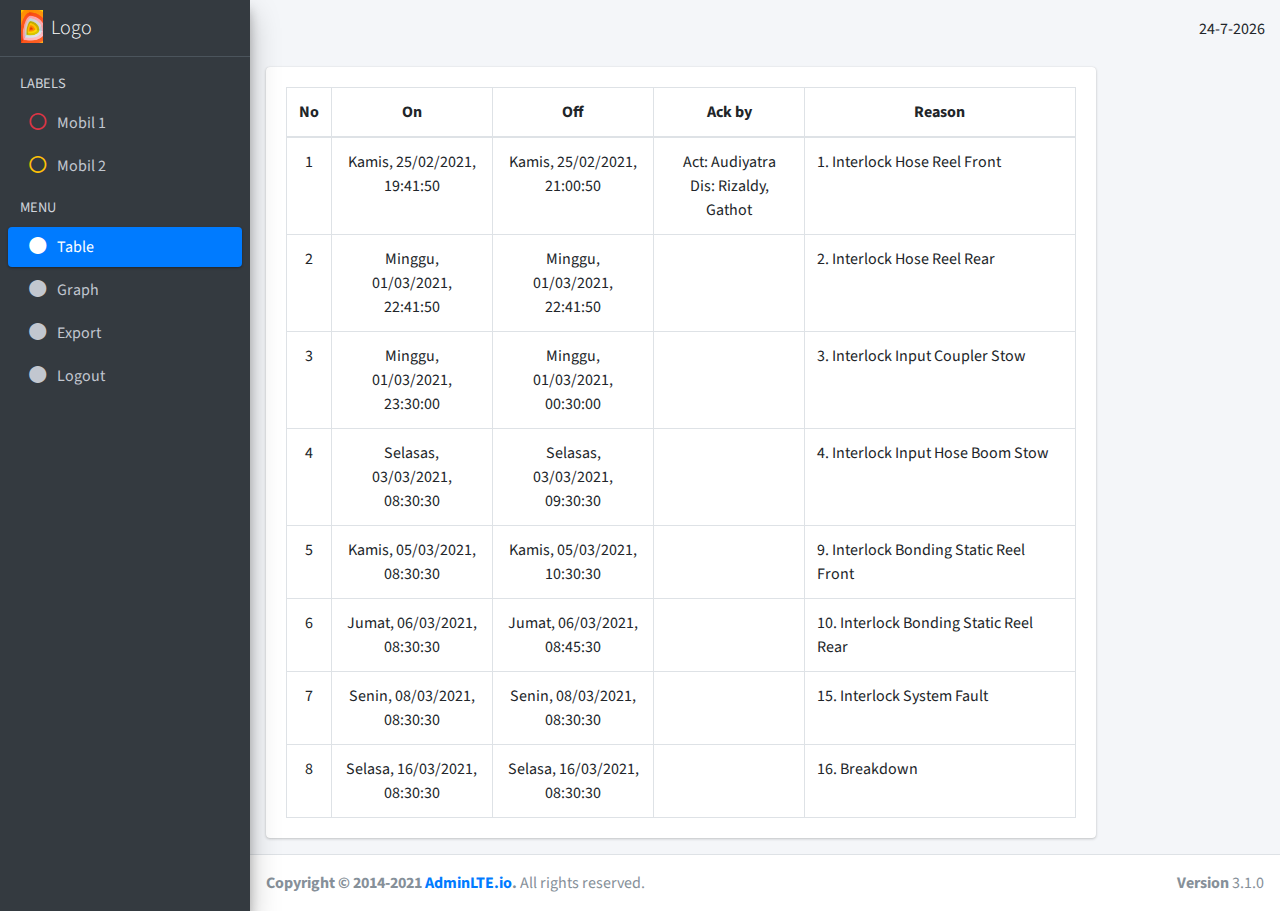
<file: table.html>
<!DOCTYPE html>
<html lang="en">
<head>
  <meta charset="utf-8">
  <meta name="viewport" content="width=device-width, initial-scale=1">
  <title>AdminLTE 3 | Simple Tables</title>

  <!-- Google Font: Source Sans Pro -->
  <link rel="stylesheet" href="https://fonts.googleapis.com/css?family=Source+Sans+Pro:300,400,400i,700&display=fallback">
  <!-- Font Awesome -->
  <link rel="stylesheet" href="admin-lte/plugins/fontawesome-free/css/all.min.css">
  <!-- Theme style -->
  <link rel="stylesheet" href="admin-lte/dist/css/adminlte.min.css">
</head>
<body class="hold-transition sidebar-mini">
<div class="wrapper">
  <!-- Main Sidebar Container -->
  <aside class="main-sidebar sidebar-dark-primary elevation-4">
    <!-- Brand Logo -->
    <a href="admin-lte/index3.html" class="brand-link">
      <img src="./assets/logo.jpg" alt="AdminLTE Logo" class="brand-image">
      <span class="brand-text font-weight-light">Logo</span>
    </a>

    <!-- Sidebar -->
    <div class="sidebar">

      <!-- Sidebar Menu -->
      <nav class="mt-2">
        <ul class="nav nav-pills nav-sidebar flex-column" data-widget="treeview" role="menu" data-accordion="false">
          <!-- Add icons to the links using the .nav-icon class
               with font-awesome or any other icon font library -->
        <li class="nav-header">LABELS</li>
        <li class="nav-item">
            <a href="#" class="nav-link">
            <i class="nav-icon far fa-circle text-danger"></i>
            <p class="text">Mobil 1</p>
            </a>
        </li>
        <li class="nav-item">
            <a href="#" class="nav-link">
            <i class="nav-icon far fa-circle text-warning"></i>
            <p>Mobil 2</p>
            </a>
        </li>
        <li class="nav-header">MENU</li>
        <li class="nav-item">
        <a href="./table.html" class="nav-link active">
            <i class="fas fa-circle nav-icon"></i>
            <p>Table</p>
        </a>
        </li>
        <li class="nav-item">
        <a href="./graphs.html" class="nav-link">
            <i class="fas fa-circle nav-icon"></i>
            <p>Graph</p>
        </a>
        </li>
        <li class="nav-item">
        <a href="#" class="nav-link">
            <i class="fas fa-circle nav-icon"></i>
            <p>Export</p>
        </a>
        </li>
        <li class="nav-item">
        <a href="./login.html" class="nav-link">
            <i class="fas fa-circle nav-icon"></i>
            <p>Logout</p>
        </a>
        </li>
        </ul>
      </nav>
      <!-- /.sidebar-menu -->
    </div>
    <!-- /.sidebar -->
  </aside>

  <!-- Content Wrapper. Contains page content -->
  <div class="content-wrapper">
    <!-- Content Header (Page header) -->
    <section class="content-header">
      <div class="container-fluid">
        <div class="row mb-2">
          <div class="col-12">
            <div class="breadcrumb float-sm-right" id="today-date">
            </div>
            <script>
                var today = new Date();
                var date = today.getDate()+'-'+(today.getMonth()+1)+'-'+today.getFullYear();
                document.getElementById('today-date').textContent = date;
            </script>
          </div>
        </div>
      </div><!-- /.container-fluid -->
    </section>

    <!-- Main content -->
    <section class="content">
      <div class="container-fluid">
        <div class="row">
          <div class="col-md-10 col-xs-12">
            <div class="card">
              <!-- /.card-header -->
              <div class="card-body">
                <table class="table table-bordered">
                  <thead>
                    <tr>
                      <th class="text-center" style="width: 10px">No</th>
                      <th class="text-center">On</th>
                      <th class="text-center">Off</th>
                      <th class="text-center">Ack by</th>
                      <th class="text-center">Reason</th>
                    </tr>
                  </thead>
                  <tbody>
                    <tr>
                      <td class="text-center">1</td>
                      <td class="text-center">Kamis, 25/02/2021,<br>19:41:50</td>
                      <td class="text-center">Kamis, 25/02/2021,<br>21:00:50</td>
                      <td class="text-center">
                          Act: Audiyatra <br>
                          Dis: Rizaldy, Gathot
                      </td>
                      <td>
                          1. Interlock Hose Reel Front
                      </td>
                    </tr>
                    <tr>
                        <td class="text-center">2</td>
                        <td class="text-center">Minggu, 01/03/2021,<br>22:41:50</td>
                        <td class="text-center">Minggu, 01/03/2021,<br>22:41:50</td>
                        <td class="text-center"></td>
                        <td>
                            2. Interlock Hose Reel Rear
                        </td>
                    </tr>
                    <tr>
                        <td class="text-center">3</td>
                        <td class="text-center">Minggu, 01/03/2021,<br>23:30:00</td>
                        <td class="text-center">Minggu, 01/03/2021,<br>00:30:00</td>
                        <td class="text-center"></td>
                        <td>
                            3. Interlock Input Coupler Stow
                        </td>
                    </tr>
                    <tr>
                        <td class="text-center">4</td>
                        <td class="text-center">Selasas, 03/03/2021,<br>08:30:30</td>
                        <td class="text-center">Selasas, 03/03/2021,<br>09:30:30</td>
                        <td class="text-center"></td>
                        <td>
                            4. Interlock Input Hose Boom Stow
                        </td>
                    </tr>
                    <tr>
                        <td class="text-center">5</td>
                        <td class="text-center">Kamis, 05/03/2021,<br>08:30:30</td>
                        <td class="text-center">Kamis, 05/03/2021,<br>10:30:30</td>
                        <td class="text-center"></td>
                        <td>
                            9. Interlock Bonding Static Reel Front
                        </td>
                    </tr>
                    <tr>
                        <td class="text-center">6</td>
                        <td class="text-center">Jumat, 06/03/2021,<br>08:30:30</td>
                        <td class="text-center">Jumat, 06/03/2021,<br>08:45:30</td>
                        <td class="text-center"></td>
                        <td>
                            10. Interlock Bonding Static Reel Rear
                        </td>
                    </tr>
                    <tr>
                        <td class="text-center">7</td>
                        <td class="text-center">Senin, 08/03/2021,<br>08:30:30</td>
                        <td class="text-center">Senin, 08/03/2021,<br>08:30:30</td>
                        <td class="text-center"></td>
                        <td>
                            15. Interlock System Fault
                        </td>
                    </tr>
                    <tr>
                        <td class="text-center">8</td>
                        <td class="text-center">Selasa, 16/03/2021,<br>08:30:30</td>
                        <td class="text-center">Selasa, 16/03/2021,<br>08:30:30</td>
                        <td class="text-center"></td>
                        <td>
                            16. Breakdown
                        </td>
                    </tr>
                  </tbody>
                </table>
              </div>
              <!-- /.card-body -->
            </div>
            <!-- /.card -->
          </div>
          <!-- /.col -->
        </div>
      </div><!-- /.container-fluid -->
    </section>
    <!-- /.content -->
  </div>
  <!-- /.content-wrapper -->
  <footer class="main-footer">
    <div class="float-right d-none d-sm-block">
      <b>Version</b> 3.1.0
    </div>
    <strong>Copyright &copy; 2014-2021 <a href="https://adminlte.io">AdminLTE.io</a>.</strong> All rights reserved.
  </footer>

  <!-- Control Sidebar -->
  <aside class="control-sidebar control-sidebar-dark">
    <!-- Control sidebar content goes here -->
  </aside>
  <!-- /.control-sidebar -->
</div>
<!-- ./wrapper -->

<!-- jQuery -->
<script src="admin-lte/plugins/jquery/jquery.min.js"></script>
<!-- Bootstrap 4 -->
<script src="admin-lte/plugins/bootstrap/js/bootstrap.bundle.min.js"></script>
<!-- AdminLTE App -->
<script src="admin-lte/dist/js/adminlte.min.js"></script>
<!-- AdminLTE for demo purposes -->
<script src="admin-lte/dist/js/demo.js"></script>
</body>
</html>
</file>
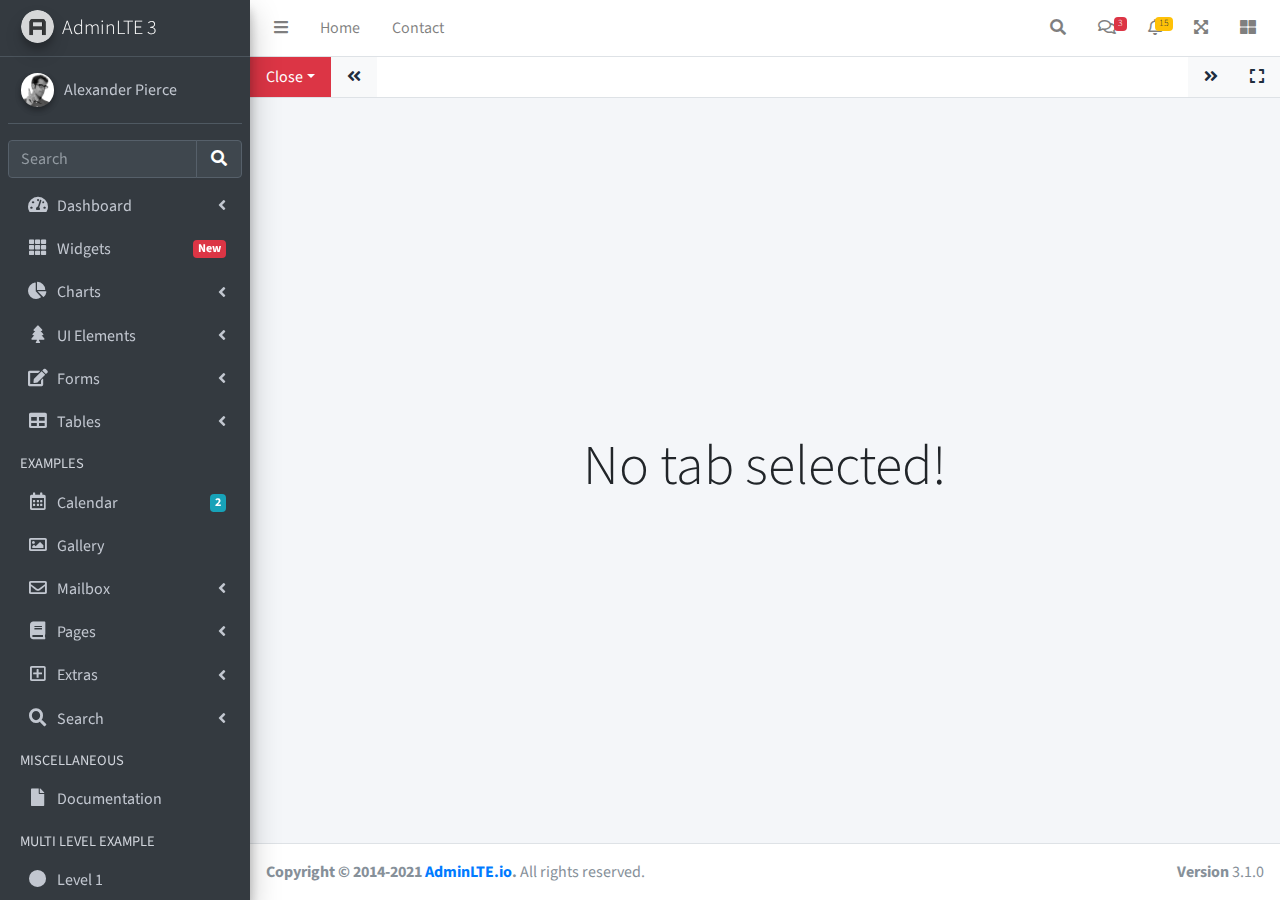
<file: admin-lte/iframe.html>
<!DOCTYPE html>
<html lang="en">
<head>
  <meta charset="utf-8">
  <meta name="viewport" content="width=device-width, initial-scale=1">
  <title>AdminLTE 3 | Tabbed IFrames</title>

  <!-- Google Font: Source Sans Pro -->
  <link rel="stylesheet" href="https://fonts.googleapis.com/css?family=Source+Sans+Pro:300,400,400i,700&display=fallback">
  <!-- Font Awesome -->
  <link rel="stylesheet" href="plugins/fontawesome-free/css/all.min.css">
  <!-- Theme style -->
  <link rel="stylesheet" href="dist/css/adminlte.min.css">
  <!-- overlayScrollbars -->
  <link rel="stylesheet" href="plugins/overlayScrollbars/css/OverlayScrollbars.min.css">
</head>
<body class="hold-transition sidebar-mini layout-fixed" data-panel-auto-height-mode="height">
<div class="wrapper">

  <!-- Navbar -->
  <nav class="main-header navbar navbar-expand navbar-white navbar-light">
    <!-- Left navbar links -->
    <ul class="navbar-nav">
      <li class="nav-item">
        <a class="nav-link" data-widget="pushmenu" href="#" role="button"><i class="fas fa-bars"></i></a>
      </li>
      <li class="nav-item d-none d-sm-inline-block">
        <a href="index3.html" class="nav-link">Home</a>
      </li>
      <li class="nav-item d-none d-sm-inline-block">
        <a href="#" class="nav-link">Contact</a>
      </li>
    </ul>

    <!-- Right navbar links -->
    <ul class="navbar-nav ml-auto">
      <!-- Navbar Search -->
      <li class="nav-item">
        <a class="nav-link" data-widget="navbar-search" href="#" role="button">
          <i class="fas fa-search"></i>
        </a>
        <div class="navbar-search-block">
          <form class="form-inline">
            <div class="input-group input-group-sm">
              <input class="form-control form-control-navbar" type="search" placeholder="Search" aria-label="Search">
              <div class="input-group-append">
                <button class="btn btn-navbar" type="submit">
                  <i class="fas fa-search"></i>
                </button>
                <button class="btn btn-navbar" type="button" data-widget="navbar-search">
                  <i class="fas fa-times"></i>
                </button>
              </div>
            </div>
          </form>
        </div>
      </li>

      <!-- Messages Dropdown Menu -->
      <li class="nav-item dropdown">
        <a class="nav-link" data-toggle="dropdown" href="#">
          <i class="far fa-comments"></i>
          <span class="badge badge-danger navbar-badge">3</span>
        </a>
        <div class="dropdown-menu dropdown-menu-lg dropdown-menu-right">
          <a href="#" class="dropdown-item">
            <!-- Message Start -->
            <div class="media">
              <img src="dist/img/user1-128x128.jpg" alt="User Avatar" class="img-size-50 mr-3 img-circle">
              <div class="media-body">
                <h3 class="dropdown-item-title">
                  Brad Diesel
                  <span class="float-right text-sm text-danger"><i class="fas fa-star"></i></span>
                </h3>
                <p class="text-sm">Call me whenever you can...</p>
                <p class="text-sm text-muted"><i class="far fa-clock mr-1"></i> 4 Hours Ago</p>
              </div>
            </div>
            <!-- Message End -->
          </a>
          <div class="dropdown-divider"></div>
          <a href="#" class="dropdown-item">
            <!-- Message Start -->
            <div class="media">
              <img src="dist/img/user8-128x128.jpg" alt="User Avatar" class="img-size-50 img-circle mr-3">
              <div class="media-body">
                <h3 class="dropdown-item-title">
                  John Pierce
                  <span class="float-right text-sm text-muted"><i class="fas fa-star"></i></span>
                </h3>
                <p class="text-sm">I got your message bro</p>
                <p class="text-sm text-muted"><i class="far fa-clock mr-1"></i> 4 Hours Ago</p>
              </div>
            </div>
            <!-- Message End -->
          </a>
          <div class="dropdown-divider"></div>
          <a href="#" class="dropdown-item">
            <!-- Message Start -->
            <div class="media">
              <img src="dist/img/user3-128x128.jpg" alt="User Avatar" class="img-size-50 img-circle mr-3">
              <div class="media-body">
                <h3 class="dropdown-item-title">
                  Nora Silvester
                  <span class="float-right text-sm text-warning"><i class="fas fa-star"></i></span>
                </h3>
                <p class="text-sm">The subject goes here</p>
                <p class="text-sm text-muted"><i class="far fa-clock mr-1"></i> 4 Hours Ago</p>
              </div>
            </div>
            <!-- Message End -->
          </a>
          <div class="dropdown-divider"></div>
          <a href="#" class="dropdown-item dropdown-footer">See All Messages</a>
        </div>
      </li>
      <!-- Notifications Dropdown Menu -->
      <li class="nav-item dropdown">
        <a class="nav-link" data-toggle="dropdown" href="#">
          <i class="far fa-bell"></i>
          <span class="badge badge-warning navbar-badge">15</span>
        </a>
        <div class="dropdown-menu dropdown-menu-lg dropdown-menu-right">
          <span class="dropdown-item dropdown-header">15 Notifications</span>
          <div class="dropdown-divider"></div>
          <a href="#" class="dropdown-item">
            <i class="fas fa-envelope mr-2"></i> 4 new messages
            <span class="float-right text-muted text-sm">3 mins</span>
          </a>
          <div class="dropdown-divider"></div>
          <a href="#" class="dropdown-item">
            <i class="fas fa-users mr-2"></i> 8 friend requests
            <span class="float-right text-muted text-sm">12 hours</span>
          </a>
          <div class="dropdown-divider"></div>
          <a href="#" class="dropdown-item">
            <i class="fas fa-file mr-2"></i> 3 new reports
            <span class="float-right text-muted text-sm">2 days</span>
          </a>
          <div class="dropdown-divider"></div>
          <a href="#" class="dropdown-item dropdown-footer">See All Notifications</a>
        </div>
      </li>
      <li class="nav-item">
        <a class="nav-link" data-widget="fullscreen" href="#" role="button">
          <i class="fas fa-expand-arrows-alt"></i>
        </a>
      </li>
      <li class="nav-item">
        <a class="nav-link" data-widget="control-sidebar" data-slide="true" href="#" role="button">
          <i class="fas fa-th-large"></i>
        </a>
      </li>
    </ul>
  </nav>
  <!-- /.navbar -->

  <!-- Main Sidebar Container -->
  <aside class="main-sidebar sidebar-dark-primary elevation-4">
    <!-- Brand Logo -->
    <a href="index3.html" class="brand-link">
      <img src="dist/img/AdminLTELogo.png" alt="AdminLTE Logo" class="brand-image img-circle elevation-3" style="opacity: .8">
      <span class="brand-text font-weight-light">AdminLTE 3</span>
    </a>

    <!-- Sidebar -->
    <div class="sidebar">
      <!-- Sidebar user panel (optional) -->
      <div class="user-panel mt-3 pb-3 mb-3 d-flex">
        <div class="image">
          <img src="dist/img/user2-160x160.jpg" class="img-circle elevation-2" alt="User Image">
        </div>
        <div class="info">
          <a href="#" class="d-block">Alexander Pierce</a>
        </div>
      </div>

      <!-- SidebarSearch Form -->
      <div class="form-inline">
        <div class="input-group" data-widget="sidebar-search">
          <input class="form-control form-control-sidebar" type="search" placeholder="Search" aria-label="Search">
          <div class="input-group-append">
            <button class="btn btn-sidebar">
              <i class="fas fa-search fa-fw"></i>
            </button>
          </div>
        </div>
      </div>

      <!-- Sidebar Menu -->
      <nav class="mt-2">
        <ul class="nav nav-pills nav-sidebar flex-column" data-widget="treeview" role="menu" data-accordion="false">
          <!-- Add icons to the links using the .nav-icon class
               with font-awesome or any other icon font library -->
          <li class="nav-item">
            <a href="#" class="nav-link">
              <i class="nav-icon fas fa-tachometer-alt"></i>
              <p>
                Dashboard
                <i class="right fas fa-angle-left"></i>
              </p>
            </a>
            <ul class="nav nav-treeview">
              <li class="nav-item">
                <a href="./index.html" class="nav-link">
                  <i class="far fa-circle nav-icon"></i>
                  <p>Dashboard v1</p>
                </a>
              </li>
              <li class="nav-item">
                <a href="./index2.html" class="nav-link">
                  <i class="far fa-circle nav-icon"></i>
                  <p>Dashboard v2</p>
                </a>
              </li>
              <li class="nav-item">
                <a href="./index3.html" class="nav-link">
                  <i class="far fa-circle nav-icon"></i>
                  <p>Dashboard v3</p>
                </a>
              </li>
            </ul>
          </li>
          <li class="nav-item">
            <a href="pages/widgets.html" class="nav-link">
              <i class="nav-icon fas fa-th"></i>
              <p>
                Widgets
                <span class="right badge badge-danger">New</span>
              </p>
            </a>
          </li>
          <li class="nav-item">
            <a href="#" class="nav-link">
              <i class="nav-icon fas fa-chart-pie"></i>
              <p>
                Charts
                <i class="right fas fa-angle-left"></i>
              </p>
            </a>
            <ul class="nav nav-treeview">
              <li class="nav-item">
                <a href="pages/charts/chartjs.html" class="nav-link">
                  <i class="far fa-circle nav-icon"></i>
                  <p>ChartJS</p>
                </a>
              </li>
              <li class="nav-item">
                <a href="pages/charts/flot.html" class="nav-link">
                  <i class="far fa-circle nav-icon"></i>
                  <p>Flot</p>
                </a>
              </li>
              <li class="nav-item">
                <a href="pages/charts/inline.html" class="nav-link">
                  <i class="far fa-circle nav-icon"></i>
                  <p>Inline</p>
                </a>
              </li>
            </ul>
          </li>
          <li class="nav-item">
            <a href="#" class="nav-link">
              <i class="nav-icon fas fa-tree"></i>
              <p>
                UI Elements
                <i class="fas fa-angle-left right"></i>
              </p>
            </a>
            <ul class="nav nav-treeview">
              <li class="nav-item">
                <a href="pages/UI/general.html" class="nav-link">
                  <i class="far fa-circle nav-icon"></i>
                  <p>General</p>
                </a>
              </li>
              <li class="nav-item">
                <a href="pages/UI/icons.html" class="nav-link">
                  <i class="far fa-circle nav-icon"></i>
                  <p>Icons</p>
                </a>
              </li>
              <li class="nav-item">
                <a href="pages/UI/buttons.html" class="nav-link">
                  <i class="far fa-circle nav-icon"></i>
                  <p>Buttons</p>
                </a>
              </li>
              <li class="nav-item">
                <a href="pages/UI/sliders.html" class="nav-link">
                  <i class="far fa-circle nav-icon"></i>
                  <p>Sliders</p>
                </a>
              </li>
              <li class="nav-item">
                <a href="pages/UI/modals.html" class="nav-link">
                  <i class="far fa-circle nav-icon"></i>
                  <p>Modals & Alerts</p>
                </a>
              </li>
              <li class="nav-item">
                <a href="pages/UI/navbar.html" class="nav-link">
                  <i class="far fa-circle nav-icon"></i>
                  <p>Navbar & Tabs</p>
                </a>
              </li>
              <li class="nav-item">
                <a href="pages/UI/timeline.html" class="nav-link">
                  <i class="far fa-circle nav-icon"></i>
                  <p>Timeline</p>
                </a>
              </li>
              <li class="nav-item">
                <a href="pages/UI/ribbons.html" class="nav-link">
                  <i class="far fa-circle nav-icon"></i>
                  <p>Ribbons</p>
                </a>
              </li>
            </ul>
          </li>
          <li class="nav-item">
            <a href="#" class="nav-link">
              <i class="nav-icon fas fa-edit"></i>
              <p>
                Forms
                <i class="fas fa-angle-left right"></i>
              </p>
            </a>
            <ul class="nav nav-treeview">
              <li class="nav-item">
                <a href="pages/forms/general.html" class="nav-link">
                  <i class="far fa-circle nav-icon"></i>
                  <p>General Elements</p>
                </a>
              </li>
              <li class="nav-item">
                <a href="pages/forms/advanced.html" class="nav-link">
                  <i class="far fa-circle nav-icon"></i>
                  <p>Advanced Elements</p>
                </a>
              </li>
              <li class="nav-item">
                <a href="pages/forms/editors.html" class="nav-link">
                  <i class="far fa-circle nav-icon"></i>
                  <p>Editors</p>
                </a>
              </li>
              <li class="nav-item">
                <a href="pages/forms/validation.html" class="nav-link">
                  <i class="far fa-circle nav-icon"></i>
                  <p>Validation</p>
                </a>
              </li>
            </ul>
          </li>
          <li class="nav-item">
            <a href="#" class="nav-link">
              <i class="nav-icon fas fa-table"></i>
              <p>
                Tables
                <i class="fas fa-angle-left right"></i>
              </p>
            </a>
            <ul class="nav nav-treeview">
              <li class="nav-item">
                <a href="pages/tables/simple.html" class="nav-link">
                  <i class="far fa-circle nav-icon"></i>
                  <p>Simple Tables</p>
                </a>
              </li>
              <li class="nav-item">
                <a href="pages/tables/data.html" class="nav-link">
                  <i class="far fa-circle nav-icon"></i>
                  <p>DataTables</p>
                </a>
              </li>
              <li class="nav-item">
                <a href="pages/tables/jsgrid.html" class="nav-link">
                  <i class="far fa-circle nav-icon"></i>
                  <p>jsGrid</p>
                </a>
              </li>
            </ul>
          </li>
          <li class="nav-header">EXAMPLES</li>
          <li class="nav-item">
            <a href="pages/calendar.html" class="nav-link">
              <i class="nav-icon far fa-calendar-alt"></i>
              <p>
                Calendar
                <span class="badge badge-info right">2</span>
              </p>
            </a>
          </li>
          <li class="nav-item">
            <a href="pages/gallery.html" class="nav-link">
              <i class="nav-icon far fa-image"></i>
              <p>
                Gallery
              </p>
            </a>
          </li>
          <li class="nav-item">
            <a href="#" class="nav-link">
              <i class="nav-icon far fa-envelope"></i>
              <p>
                Mailbox
                <i class="fas fa-angle-left right"></i>
              </p>
            </a>
            <ul class="nav nav-treeview">
              <li class="nav-item">
                <a href="pages/mailbox/mailbox.html" class="nav-link">
                  <i class="far fa-circle nav-icon"></i>
                  <p>Inbox</p>
                </a>
              </li>
              <li class="nav-item">
                <a href="pages/mailbox/compose.html" class="nav-link">
                  <i class="far fa-circle nav-icon"></i>
                  <p>Compose</p>
                </a>
              </li>
              <li class="nav-item">
                <a href="pages/mailbox/read-mail.html" class="nav-link">
                  <i class="far fa-circle nav-icon"></i>
                  <p>Read</p>
                </a>
              </li>
            </ul>
          </li>
          <li class="nav-item">
            <a href="#" class="nav-link">
              <i class="nav-icon fas fa-book"></i>
              <p>
                Pages
                <i class="fas fa-angle-left right"></i>
              </p>
            </a>
            <ul class="nav nav-treeview">
              <li class="nav-item">
                <a href="pages/examples/invoice.html" class="nav-link">
                  <i class="far fa-circle nav-icon"></i>
                  <p>Invoice</p>
                </a>
              </li>
              <li class="nav-item">
                <a href="pages/examples/profile.html" class="nav-link">
                  <i class="far fa-circle nav-icon"></i>
                  <p>Profile</p>
                </a>
              </li>
              <li class="nav-item">
                <a href="pages/examples/e-commerce.html" class="nav-link">
                  <i class="far fa-circle nav-icon"></i>
                  <p>E-commerce</p>
                </a>
              </li>
              <li class="nav-item">
                <a href="pages/examples/projects.html" class="nav-link">
                  <i class="far fa-circle nav-icon"></i>
                  <p>Projects</p>
                </a>
              </li>
              <li class="nav-item">
                <a href="pages/examples/project-add.html" class="nav-link">
                  <i class="far fa-circle nav-icon"></i>
                  <p>Project Add</p>
                </a>
              </li>
              <li class="nav-item">
                <a href="pages/examples/project-edit.html" class="nav-link">
                  <i class="far fa-circle nav-icon"></i>
                  <p>Project Edit</p>
                </a>
              </li>
              <li class="nav-item">
                <a href="pages/examples/project-detail.html" class="nav-link">
                  <i class="far fa-circle nav-icon"></i>
                  <p>Project Detail</p>
                </a>
              </li>
              <li class="nav-item">
                <a href="pages/examples/contacts.html" class="nav-link">
                  <i class="far fa-circle nav-icon"></i>
                  <p>Contacts</p>
                </a>
              </li>
              <li class="nav-item">
                <a href="pages/examples/faq.html" class="nav-link">
                  <i class="far fa-circle nav-icon"></i>
                  <p>FAQ</p>
                </a>
              </li>
              <li class="nav-item">
                <a href="pages/examples/contact-us.html" class="nav-link">
                  <i class="far fa-circle nav-icon"></i>
                  <p>Contact us</p>
                </a>
              </li>
            </ul>
          </li>
          <li class="nav-item">
            <a href="#" class="nav-link">
              <i class="nav-icon far fa-plus-square"></i>
              <p>
                Extras
                <i class="fas fa-angle-left right"></i>
              </p>
            </a>
            <ul class="nav nav-treeview">
              <li class="nav-item">
                <a href="#" class="nav-link">
                  <i class="far fa-circle nav-icon"></i>
                  <p>
                    Login & Register v1
                    <i class="fas fa-angle-left right"></i>
                  </p>
                </a>
                <ul class="nav nav-treeview">
                  <li class="nav-item">
                    <a href="pages/examples/login.html" class="nav-link">
                      <i class="far fa-circle nav-icon"></i>
                      <p>Login v1</p>
                    </a>
                  </li>
                  <li class="nav-item">
                    <a href="pages/examples/register.html" class="nav-link">
                      <i class="far fa-circle nav-icon"></i>
                      <p>Register v1</p>
                    </a>
                  </li>
                  <li class="nav-item">
                    <a href="pages/examples/forgot-password.html" class="nav-link">
                      <i class="far fa-circle nav-icon"></i>
                      <p>Forgot Password v1</p>
                    </a>
                  </li>
                  <li class="nav-item">
                    <a href="pages/examples/recover-password.html" class="nav-link">
                      <i class="far fa-circle nav-icon"></i>
                      <p>Recover Password v1</p>
                    </a>
                  </li>
                </ul>
              </li>
              <li class="nav-item">
                <a href="#" class="nav-link">
                  <i class="far fa-circle nav-icon"></i>
                  <p>
                    Login & Register v2
                    <i class="fas fa-angle-left right"></i>
                  </p>
                </a>
                <ul class="nav nav-treeview">
                  <li class="nav-item">
                    <a href="pages/examples/login-v2.html" class="nav-link">
                      <i class="far fa-circle nav-icon"></i>
                      <p>Login v2</p>
                    </a>
                  </li>
                  <li class="nav-item">
                    <a href="pages/examples/register-v2.html" class="nav-link">
                      <i class="far fa-circle nav-icon"></i>
                      <p>Register v2</p>
                    </a>
                  </li>
                  <li class="nav-item">
                    <a href="pages/examples/forgot-password-v2.html" class="nav-link">
                      <i class="far fa-circle nav-icon"></i>
                      <p>Forgot Password v2</p>
                    </a>
                  </li>
                  <li class="nav-item">
                    <a href="pages/examples/recover-password-v2.html" class="nav-link">
                      <i class="far fa-circle nav-icon"></i>
                      <p>Recover Password v2</p>
                    </a>
                  </li>
                </ul>
              </li>
              <li class="nav-item">
                <a href="pages/examples/lockscreen.html" class="nav-link">
                  <i class="far fa-circle nav-icon"></i>
                  <p>Lockscreen</p>
                </a>
              </li>
              <li class="nav-item">
                <a href="pages/examples/legacy-user-menu.html" class="nav-link">
                  <i class="far fa-circle nav-icon"></i>
                  <p>Legacy User Menu</p>
                </a>
              </li>
              <li class="nav-item">
                <a href="pages/examples/language-menu.html" class="nav-link">
                  <i class="far fa-circle nav-icon"></i>
                  <p>Language Menu</p>
                </a>
              </li>
              <li class="nav-item">
                <a href="pages/examples/404.html" class="nav-link">
                  <i class="far fa-circle nav-icon"></i>
                  <p>Error 404</p>
                </a>
              </li>
              <li class="nav-item">
                <a href="pages/examples/500.html" class="nav-link">
                  <i class="far fa-circle nav-icon"></i>
                  <p>Error 500</p>
                </a>
              </li>
              <li class="nav-item">
                <a href="pages/examples/pace.html" class="nav-link">
                  <i class="far fa-circle nav-icon"></i>
                  <p>Pace</p>
                </a>
              </li>
              <li class="nav-item">
                <a href="pages/examples/blank.html" class="nav-link">
                  <i class="far fa-circle nav-icon"></i>
                  <p>Blank Page</p>
                </a>
              </li>
              <li class="nav-item">
                <a href="starter.html" class="nav-link">
                  <i class="far fa-circle nav-icon"></i>
                  <p>Starter Page</p>
                </a>
              </li>
            </ul>
          </li>
          <li class="nav-item">
            <a href="#" class="nav-link">
              <i class="nav-icon fas fa-search"></i>
              <p>
                Search
                <i class="fas fa-angle-left right"></i>
              </p>
            </a>
            <ul class="nav nav-treeview">
              <li class="nav-item">
                <a href="pages/search/simple.html" class="nav-link">
                  <i class="far fa-circle nav-icon"></i>
                  <p>Simple Search</p>
                </a>
              </li>
              <li class="nav-item">
                <a href="pages/search/enhanced.html" class="nav-link">
                  <i class="far fa-circle nav-icon"></i>
                  <p>Enhanced</p>
                </a>
              </li>
            </ul>
          </li>
          <li class="nav-header">MISCELLANEOUS</li>
          <li class="nav-item">
            <a href="https://adminlte.io/docs/3.1/" class="nav-link">
              <i class="nav-icon fas fa-file"></i>
              <p>Documentation</p>
            </a>
          </li>
          <li class="nav-header">MULTI LEVEL EXAMPLE</li>
          <li class="nav-item">
            <a href="#" class="nav-link">
              <i class="fas fa-circle nav-icon"></i>
              <p>Level 1</p>
            </a>
          </li>
          <li class="nav-item">
            <a href="#" class="nav-link">
              <i class="nav-icon fas fa-circle"></i>
              <p>
                Level 1
                <i class="right fas fa-angle-left"></i>
              </p>
            </a>
            <ul class="nav nav-treeview">
              <li class="nav-item">
                <a href="#" class="nav-link">
                  <i class="far fa-circle nav-icon"></i>
                  <p>Level 2</p>
                </a>
              </li>
              <li class="nav-item">
                <a href="#" class="nav-link">
                  <i class="far fa-circle nav-icon"></i>
                  <p>
                    Level 2
                    <i class="right fas fa-angle-left"></i>
                  </p>
                </a>
                <ul class="nav nav-treeview">
                  <li class="nav-item">
                    <a href="#" class="nav-link">
                      <i class="far fa-dot-circle nav-icon"></i>
                      <p>Level 3</p>
                    </a>
                  </li>
                  <li class="nav-item">
                    <a href="#" class="nav-link">
                      <i class="far fa-dot-circle nav-icon"></i>
                      <p>Level 3</p>
                    </a>
                  </li>
                  <li class="nav-item">
                    <a href="#" class="nav-link">
                      <i class="far fa-dot-circle nav-icon"></i>
                      <p>Level 3</p>
                    </a>
                  </li>
                </ul>
              </li>
              <li class="nav-item">
                <a href="#" class="nav-link">
                  <i class="far fa-circle nav-icon"></i>
                  <p>Level 2</p>
                </a>
              </li>
            </ul>
          </li>
          <li class="nav-item">
            <a href="#" class="nav-link">
              <i class="fas fa-circle nav-icon"></i>
              <p>Level 1</p>
            </a>
          </li>
          <li class="nav-header">LABELS</li>
          <li class="nav-item">
            <a href="#" class="nav-link">
              <i class="nav-icon far fa-circle text-danger"></i>
              <p class="text">Important</p>
            </a>
          </li>
          <li class="nav-item">
            <a href="#" class="nav-link">
              <i class="nav-icon far fa-circle text-warning"></i>
              <p>Warning</p>
            </a>
          </li>
          <li class="nav-item">
            <a href="#" class="nav-link">
              <i class="nav-icon far fa-circle text-info"></i>
              <p>Informational</p>
            </a>
          </li>
        </ul>
      </nav>
      <!-- /.sidebar-menu -->
    </div>
    <!-- /.sidebar -->
  </aside>

  <!-- Content Wrapper. Contains page content -->
  <div class="content-wrapper iframe-mode" data-widget="iframe" data-loading-screen="750">
    <div class="nav navbar navbar-expand navbar-white navbar-light border-bottom p-0">
      <div class="nav-item dropdown">
        <a class="nav-link bg-danger dropdown-toggle" data-toggle="dropdown" href="#" role="button" aria-haspopup="true" aria-expanded="false">Close</a>
        <div class="dropdown-menu mt-0">
          <a class="dropdown-item" href="#" data-widget="iframe-close" data-type="all">Close All</a>
          <a class="dropdown-item" href="#" data-widget="iframe-close" data-type="all-other">Close All Other</a>
        </div>
      </div>
      <a class="nav-link bg-light" href="#" data-widget="iframe-scrollleft"><i class="fas fa-angle-double-left"></i></a>
      <ul class="navbar-nav overflow-hidden" role="tablist"></ul>
      <a class="nav-link bg-light" href="#" data-widget="iframe-scrollright"><i class="fas fa-angle-double-right"></i></a>
      <a class="nav-link bg-light" href="#" data-widget="iframe-fullscreen"><i class="fas fa-expand"></i></a>
    </div>
    <div class="tab-content">
      <div class="tab-empty">
        <h2 class="display-4">No tab selected!</h2>
      </div>
      <div class="tab-loading">
        <div>
          <h2 class="display-4">Tab is loading <i class="fa fa-sync fa-spin"></i></h2>
        </div>
      </div>
    </div>
  </div>
  <!-- /.content-wrapper -->
  <footer class="main-footer">
    <strong>Copyright &copy; 2014-2021 <a href="https://adminlte.io">AdminLTE.io</a>.</strong>
    All rights reserved.
    <div class="float-right d-none d-sm-inline-block">
      <b>Version</b> 3.1.0
    </div>
  </footer>

  <!-- Control Sidebar -->
  <aside class="control-sidebar control-sidebar-dark">
    <!-- Control sidebar content goes here -->
  </aside>
  <!-- /.control-sidebar -->
</div>
<!-- ./wrapper -->

<!-- jQuery -->
<script src="plugins/jquery/jquery.min.js"></script>
<!-- jQuery UI 1.11.4 -->
<script src="plugins/jquery-ui/jquery-ui.min.js"></script>
<!-- Resolve conflict in jQuery UI tooltip with Bootstrap tooltip -->
<script>
  $.widget.bridge('uibutton', $.ui.button)
</script>
<!-- Bootstrap 4 -->
<script src="plugins/bootstrap/js/bootstrap.bundle.min.js"></script>
<!-- overlayScrollbars -->
<script src="plugins/overlayScrollbars/js/jquery.overlayScrollbars.min.js"></script>
<!-- AdminLTE App -->
<script src="dist/js/adminlte.js"></script>
<!-- AdminLTE for demo purposes -->
<script src="dist/js/demo.js"></script>
</body>
</html>
</file>
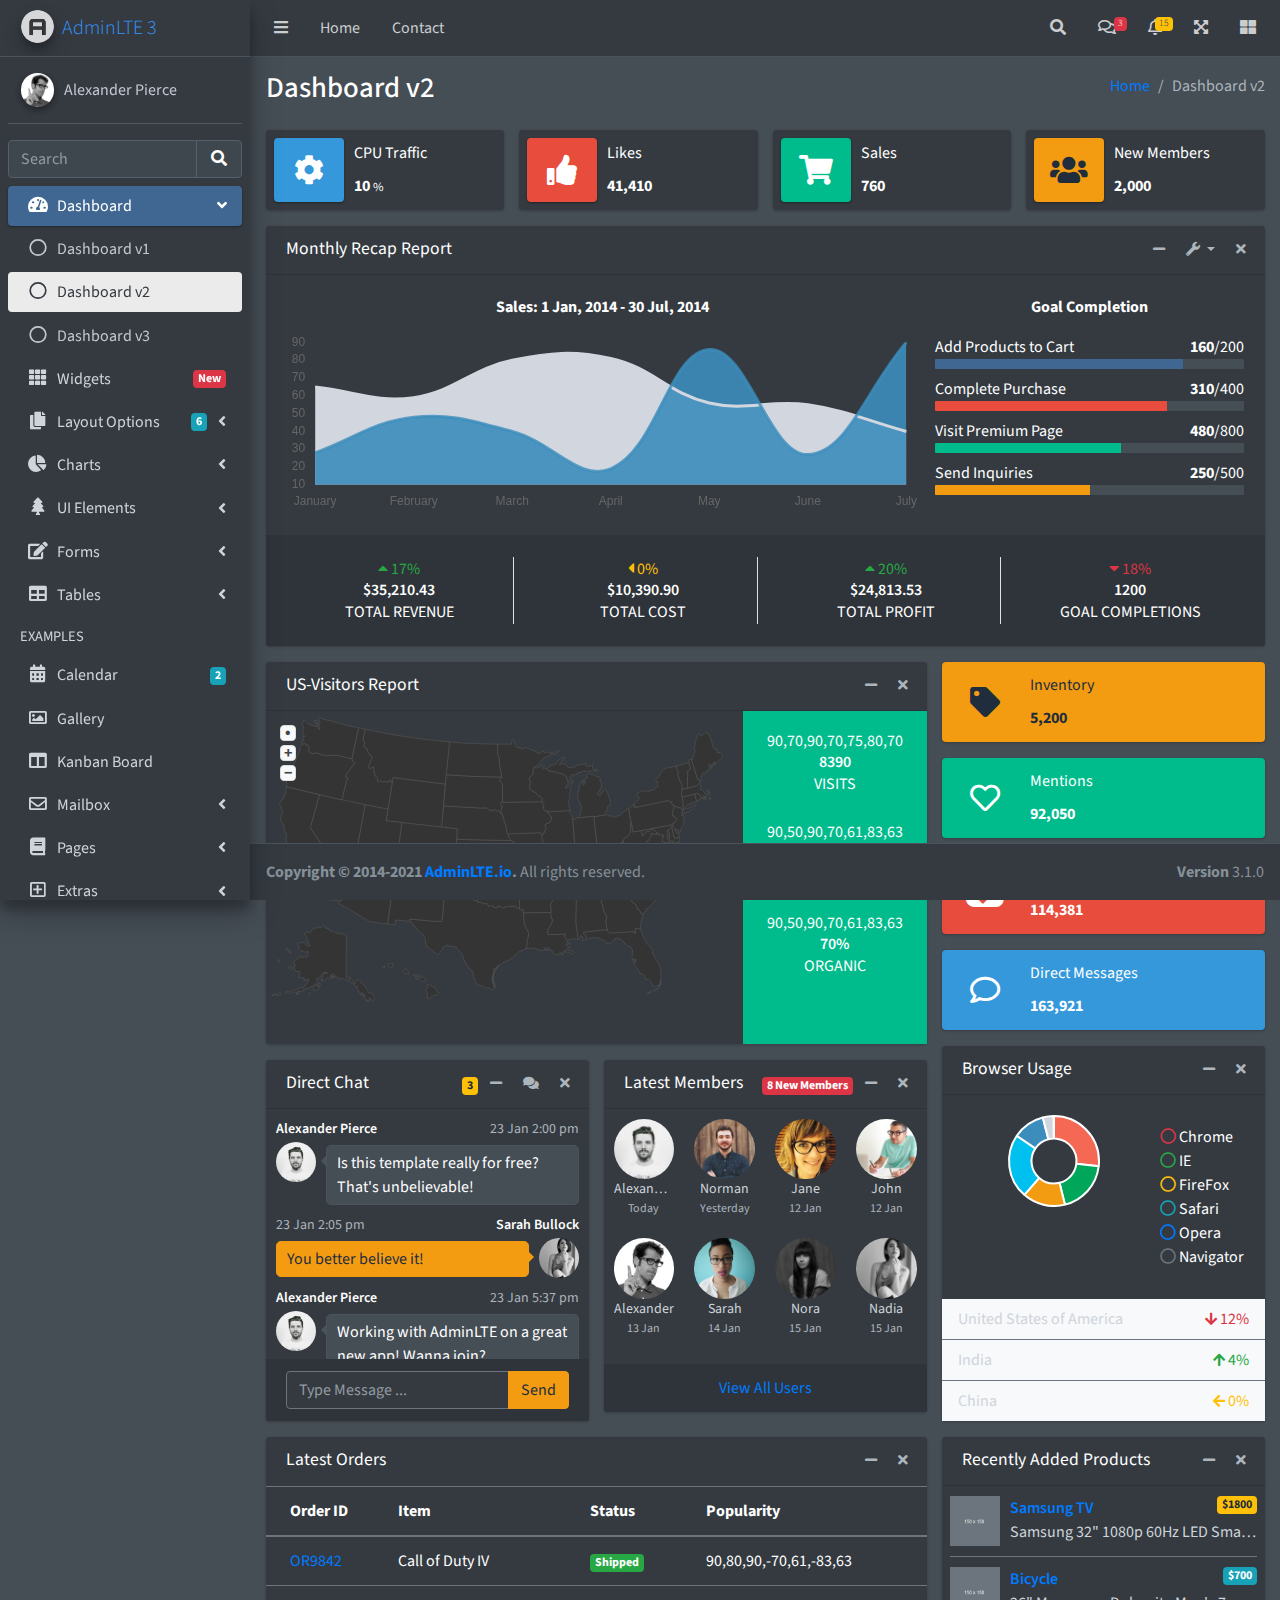
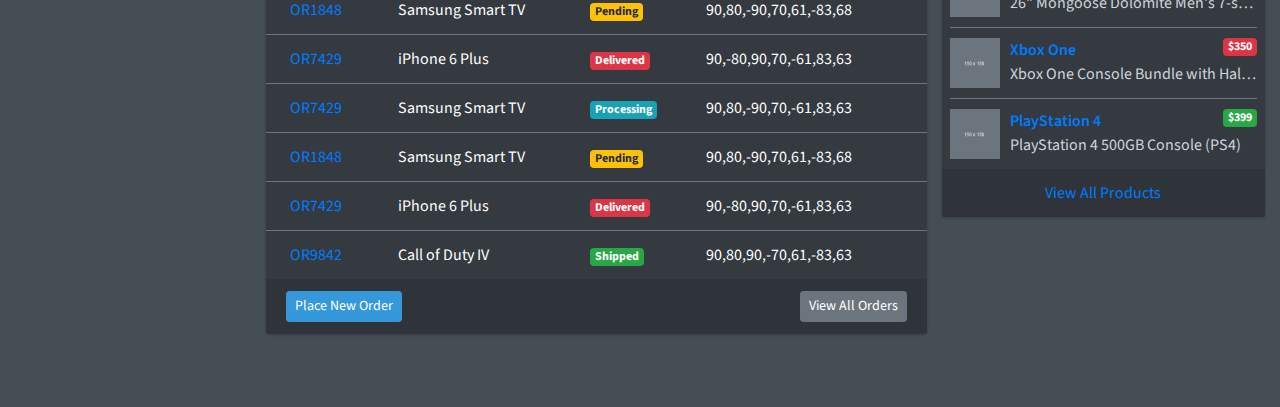
<file: admin-lte/index2.html>
<!DOCTYPE html>
<html lang="en">
<head>
  <meta charset="utf-8">
  <meta name="viewport" content="width=device-width, initial-scale=1">
  <title>AdminLTE 3 | Dashboard 2</title>

  <!-- Google Font: Source Sans Pro -->
  <link rel="stylesheet" href="https://fonts.googleapis.com/css?family=Source+Sans+Pro:300,400,400i,700&display=fallback">
  <!-- Font Awesome Icons -->
  <link rel="stylesheet" href="plugins/fontawesome-free/css/all.min.css">
  <!-- overlayScrollbars -->
  <link rel="stylesheet" href="plugins/overlayScrollbars/css/OverlayScrollbars.min.css">
  <!-- Theme style -->
  <link rel="stylesheet" href="dist/css/adminlte.min.css">
</head>
<body class="hold-transition dark-mode sidebar-mini layout-fixed layout-navbar-fixed layout-footer-fixed">
<div class="wrapper">

  <!-- Preloader -->
  <div class="preloader flex-column justify-content-center align-items-center">
    <img class="animation__wobble" src="dist/img/AdminLTELogo.png" alt="AdminLTELogo" height="60" width="60">
  </div>

  <!-- Navbar -->
  <nav class="main-header navbar navbar-expand navbar-dark">
    <!-- Left navbar links -->
    <ul class="navbar-nav">
      <li class="nav-item">
        <a class="nav-link" data-widget="pushmenu" href="#" role="button"><i class="fas fa-bars"></i></a>
      </li>
      <li class="nav-item d-none d-sm-inline-block">
        <a href="index3.html" class="nav-link">Home</a>
      </li>
      <li class="nav-item d-none d-sm-inline-block">
        <a href="#" class="nav-link">Contact</a>
      </li>
    </ul>

    <!-- Right navbar links -->
    <ul class="navbar-nav ml-auto">
      <!-- Navbar Search -->
      <li class="nav-item">
        <a class="nav-link" data-widget="navbar-search" href="#" role="button">
          <i class="fas fa-search"></i>
        </a>
        <div class="navbar-search-block">
          <form class="form-inline">
            <div class="input-group input-group-sm">
              <input class="form-control form-control-navbar" type="search" placeholder="Search" aria-label="Search">
              <div class="input-group-append">
                <button class="btn btn-navbar" type="submit">
                  <i class="fas fa-search"></i>
                </button>
                <button class="btn btn-navbar" type="button" data-widget="navbar-search">
                  <i class="fas fa-times"></i>
                </button>
              </div>
            </div>
          </form>
        </div>
      </li>

      <!-- Messages Dropdown Menu -->
      <li class="nav-item dropdown">
        <a class="nav-link" data-toggle="dropdown" href="#">
          <i class="far fa-comments"></i>
          <span class="badge badge-danger navbar-badge">3</span>
        </a>
        <div class="dropdown-menu dropdown-menu-lg dropdown-menu-right">
          <a href="#" class="dropdown-item">
            <!-- Message Start -->
            <div class="media">
              <img src="dist/img/user1-128x128.jpg" alt="User Avatar" class="img-size-50 mr-3 img-circle">
              <div class="media-body">
                <h3 class="dropdown-item-title">
                  Brad Diesel
                  <span class="float-right text-sm text-danger"><i class="fas fa-star"></i></span>
                </h3>
                <p class="text-sm">Call me whenever you can...</p>
                <p class="text-sm text-muted"><i class="far fa-clock mr-1"></i> 4 Hours Ago</p>
              </div>
            </div>
            <!-- Message End -->
          </a>
          <div class="dropdown-divider"></div>
          <a href="#" class="dropdown-item">
            <!-- Message Start -->
            <div class="media">
              <img src="dist/img/user8-128x128.jpg" alt="User Avatar" class="img-size-50 img-circle mr-3">
              <div class="media-body">
                <h3 class="dropdown-item-title">
                  John Pierce
                  <span class="float-right text-sm text-muted"><i class="fas fa-star"></i></span>
                </h3>
                <p class="text-sm">I got your message bro</p>
                <p class="text-sm text-muted"><i class="far fa-clock mr-1"></i> 4 Hours Ago</p>
              </div>
            </div>
            <!-- Message End -->
          </a>
          <div class="dropdown-divider"></div>
          <a href="#" class="dropdown-item">
            <!-- Message Start -->
            <div class="media">
              <img src="dist/img/user3-128x128.jpg" alt="User Avatar" class="img-size-50 img-circle mr-3">
              <div class="media-body">
                <h3 class="dropdown-item-title">
                  Nora Silvester
                  <span class="float-right text-sm text-warning"><i class="fas fa-star"></i></span>
                </h3>
                <p class="text-sm">The subject goes here</p>
                <p class="text-sm text-muted"><i class="far fa-clock mr-1"></i> 4 Hours Ago</p>
              </div>
            </div>
            <!-- Message End -->
          </a>
          <div class="dropdown-divider"></div>
          <a href="#" class="dropdown-item dropdown-footer">See All Messages</a>
        </div>
      </li>
      <!-- Notifications Dropdown Menu -->
      <li class="nav-item dropdown">
        <a class="nav-link" data-toggle="dropdown" href="#">
          <i class="far fa-bell"></i>
          <span class="badge badge-warning navbar-badge">15</span>
        </a>
        <div class="dropdown-menu dropdown-menu-lg dropdown-menu-right">
          <span class="dropdown-item dropdown-header">15 Notifications</span>
          <div class="dropdown-divider"></div>
          <a href="#" class="dropdown-item">
            <i class="fas fa-envelope mr-2"></i> 4 new messages
            <span class="float-right text-muted text-sm">3 mins</span>
          </a>
          <div class="dropdown-divider"></div>
          <a href="#" class="dropdown-item">
            <i class="fas fa-users mr-2"></i> 8 friend requests
            <span class="float-right text-muted text-sm">12 hours</span>
          </a>
          <div class="dropdown-divider"></div>
          <a href="#" class="dropdown-item">
            <i class="fas fa-file mr-2"></i> 3 new reports
            <span class="float-right text-muted text-sm">2 days</span>
          </a>
          <div class="dropdown-divider"></div>
          <a href="#" class="dropdown-item dropdown-footer">See All Notifications</a>
        </div>
      </li>
      <li class="nav-item">
        <a class="nav-link" data-widget="fullscreen" href="#" role="button">
          <i class="fas fa-expand-arrows-alt"></i>
        </a>
      </li>
      <li class="nav-item">
        <a class="nav-link" data-widget="control-sidebar" data-slide="true" href="#" role="button">
          <i class="fas fa-th-large"></i>
        </a>
      </li>
    </ul>
  </nav>
  <!-- /.navbar -->

  <!-- Main Sidebar Container -->
  <aside class="main-sidebar sidebar-dark-primary elevation-4">
    <!-- Brand Logo -->
    <a href="index3.html" class="brand-link">
      <img src="dist/img/AdminLTELogo.png" alt="AdminLTE Logo" class="brand-image img-circle elevation-3" style="opacity: .8">
      <span class="brand-text font-weight-light">AdminLTE 3</span>
    </a>

    <!-- Sidebar -->
    <div class="sidebar">
      <!-- Sidebar user panel (optional) -->
      <div class="user-panel mt-3 pb-3 mb-3 d-flex">
        <div class="image">
          <img src="dist/img/user2-160x160.jpg" class="img-circle elevation-2" alt="User Image">
        </div>
        <div class="info">
          <a href="#" class="d-block">Alexander Pierce</a>
        </div>
      </div>

      <!-- SidebarSearch Form -->
      <div class="form-inline">
        <div class="input-group" data-widget="sidebar-search">
          <input class="form-control form-control-sidebar" type="search" placeholder="Search" aria-label="Search">
          <div class="input-group-append">
            <button class="btn btn-sidebar">
              <i class="fas fa-search fa-fw"></i>
            </button>
          </div>
        </div>
      </div>

      <!-- Sidebar Menu -->
      <nav class="mt-2">
        <ul class="nav nav-pills nav-sidebar flex-column" data-widget="treeview" role="menu" data-accordion="false">
          <!-- Add icons to the links using the .nav-icon class
               with font-awesome or any other icon font library -->
          <li class="nav-item menu-open">
            <a href="#" class="nav-link active">
              <i class="nav-icon fas fa-tachometer-alt"></i>
              <p>
                Dashboard
                <i class="right fas fa-angle-left"></i>
              </p>
            </a>
            <ul class="nav nav-treeview">
              <li class="nav-item">
                <a href="./index.html" class="nav-link">
                  <i class="far fa-circle nav-icon"></i>
                  <p>Dashboard v1</p>
                </a>
              </li>
              <li class="nav-item">
                <a href="./index2.html" class="nav-link active">
                  <i class="far fa-circle nav-icon"></i>
                  <p>Dashboard v2</p>
                </a>
              </li>
              <li class="nav-item">
                <a href="./index3.html" class="nav-link">
                  <i class="far fa-circle nav-icon"></i>
                  <p>Dashboard v3</p>
                </a>
              </li>
            </ul>
          </li>
          <li class="nav-item">
            <a href="pages/widgets.html" class="nav-link">
              <i class="nav-icon fas fa-th"></i>
              <p>
                Widgets
                <span class="right badge badge-danger">New</span>
              </p>
            </a>
          </li>
          <li class="nav-item">
            <a href="#" class="nav-link">
              <i class="nav-icon fas fa-copy"></i>
              <p>
                Layout Options
                <i class="fas fa-angle-left right"></i>
                <span class="badge badge-info right">6</span>
              </p>
            </a>
            <ul class="nav nav-treeview">
              <li class="nav-item">
                <a href="pages/layout/top-nav.html" class="nav-link">
                  <i class="far fa-circle nav-icon"></i>
                  <p>Top Navigation</p>
                </a>
              </li>
              <li class="nav-item">
                <a href="pages/layout/top-nav-sidebar.html" class="nav-link">
                  <i class="far fa-circle nav-icon"></i>
                  <p>Top Navigation + Sidebar</p>
                </a>
              </li>
              <li class="nav-item">
                <a href="pages/layout/boxed.html" class="nav-link">
                  <i class="far fa-circle nav-icon"></i>
                  <p>Boxed</p>
                </a>
              </li>
              <li class="nav-item">
                <a href="pages/layout/fixed-sidebar.html" class="nav-link">
                  <i class="far fa-circle nav-icon"></i>
                  <p>Fixed Sidebar</p>
                </a>
              </li>
              <li class="nav-item">
                <a href="pages/layout/fixed-sidebar-custom.html" class="nav-link">
                  <i class="far fa-circle nav-icon"></i>
                  <p>Fixed Sidebar <small>+ Custom Area</small></p>
                </a>
              </li>
              <li class="nav-item">
                <a href="pages/layout/fixed-topnav.html" class="nav-link">
                  <i class="far fa-circle nav-icon"></i>
                  <p>Fixed Navbar</p>
                </a>
              </li>
              <li class="nav-item">
                <a href="pages/layout/fixed-footer.html" class="nav-link">
                  <i class="far fa-circle nav-icon"></i>
                  <p>Fixed Footer</p>
                </a>
              </li>
              <li class="nav-item">
                <a href="pages/layout/collapsed-sidebar.html" class="nav-link">
                  <i class="far fa-circle nav-icon"></i>
                  <p>Collapsed Sidebar</p>
                </a>
              </li>
            </ul>
          </li>
          <li class="nav-item">
            <a href="#" class="nav-link">
              <i class="nav-icon fas fa-chart-pie"></i>
              <p>
                Charts
                <i class="right fas fa-angle-left"></i>
              </p>
            </a>
            <ul class="nav nav-treeview">
              <li class="nav-item">
                <a href="pages/charts/chartjs.html" class="nav-link">
                  <i class="far fa-circle nav-icon"></i>
                  <p>ChartJS</p>
                </a>
              </li>
              <li class="nav-item">
                <a href="pages/charts/flot.html" class="nav-link">
                  <i class="far fa-circle nav-icon"></i>
                  <p>Flot</p>
                </a>
              </li>
              <li class="nav-item">
                <a href="pages/charts/inline.html" class="nav-link">
                  <i class="far fa-circle nav-icon"></i>
                  <p>Inline</p>
                </a>
              </li>
              <li class="nav-item">
                <a href="pages/charts/uplot.html" class="nav-link">
                  <i class="far fa-circle nav-icon"></i>
                  <p>uPlot</p>
                </a>
              </li>
            </ul>
          </li>
          <li class="nav-item">
            <a href="#" class="nav-link">
              <i class="nav-icon fas fa-tree"></i>
              <p>
                UI Elements
                <i class="fas fa-angle-left right"></i>
              </p>
            </a>
            <ul class="nav nav-treeview">
              <li class="nav-item">
                <a href="pages/UI/general.html" class="nav-link">
                  <i class="far fa-circle nav-icon"></i>
                  <p>General</p>
                </a>
              </li>
              <li class="nav-item">
                <a href="pages/UI/icons.html" class="nav-link">
                  <i class="far fa-circle nav-icon"></i>
                  <p>Icons</p>
                </a>
              </li>
              <li class="nav-item">
                <a href="pages/UI/buttons.html" class="nav-link">
                  <i class="far fa-circle nav-icon"></i>
                  <p>Buttons</p>
                </a>
              </li>
              <li class="nav-item">
                <a href="pages/UI/sliders.html" class="nav-link">
                  <i class="far fa-circle nav-icon"></i>
                  <p>Sliders</p>
                </a>
              </li>
              <li class="nav-item">
                <a href="pages/UI/modals.html" class="nav-link">
                  <i class="far fa-circle nav-icon"></i>
                  <p>Modals & Alerts</p>
                </a>
              </li>
              <li class="nav-item">
                <a href="pages/UI/navbar.html" class="nav-link">
                  <i class="far fa-circle nav-icon"></i>
                  <p>Navbar & Tabs</p>
                </a>
              </li>
              <li class="nav-item">
                <a href="pages/UI/timeline.html" class="nav-link">
                  <i class="far fa-circle nav-icon"></i>
                  <p>Timeline</p>
                </a>
              </li>
              <li class="nav-item">
                <a href="pages/UI/ribbons.html" class="nav-link">
                  <i class="far fa-circle nav-icon"></i>
                  <p>Ribbons</p>
                </a>
              </li>
            </ul>
          </li>
          <li class="nav-item">
            <a href="#" class="nav-link">
              <i class="nav-icon fas fa-edit"></i>
              <p>
                Forms
                <i class="fas fa-angle-left right"></i>
              </p>
            </a>
            <ul class="nav nav-treeview">
              <li class="nav-item">
                <a href="pages/forms/general.html" class="nav-link">
                  <i class="far fa-circle nav-icon"></i>
                  <p>General Elements</p>
                </a>
              </li>
              <li class="nav-item">
                <a href="pages/forms/advanced.html" class="nav-link">
                  <i class="far fa-circle nav-icon"></i>
                  <p>Advanced Elements</p>
                </a>
              </li>
              <li class="nav-item">
                <a href="pages/forms/editors.html" class="nav-link">
                  <i class="far fa-circle nav-icon"></i>
                  <p>Editors</p>
                </a>
              </li>
              <li class="nav-item">
                <a href="pages/forms/validation.html" class="nav-link">
                  <i class="far fa-circle nav-icon"></i>
                  <p>Validation</p>
                </a>
              </li>
            </ul>
          </li>
          <li class="nav-item">
            <a href="#" class="nav-link">
              <i class="nav-icon fas fa-table"></i>
              <p>
                Tables
                <i class="fas fa-angle-left right"></i>
              </p>
            </a>
            <ul class="nav nav-treeview">
              <li class="nav-item">
                <a href="pages/tables/simple.html" class="nav-link">
                  <i class="far fa-circle nav-icon"></i>
                  <p>Simple Tables</p>
                </a>
              </li>
              <li class="nav-item">
                <a href="pages/tables/data.html" class="nav-link">
                  <i class="far fa-circle nav-icon"></i>
                  <p>DataTables</p>
                </a>
              </li>
              <li class="nav-item">
                <a href="pages/tables/jsgrid.html" class="nav-link">
                  <i class="far fa-circle nav-icon"></i>
                  <p>jsGrid</p>
                </a>
              </li>
            </ul>
          </li>
          <li class="nav-header">EXAMPLES</li>
          <li class="nav-item">
            <a href="pages/calendar.html" class="nav-link">
              <i class="nav-icon fas fa-calendar-alt"></i>
              <p>
                Calendar
                <span class="badge badge-info right">2</span>
              </p>
            </a>
          </li>
          <li class="nav-item">
            <a href="pages/gallery.html" class="nav-link">
              <i class="nav-icon far fa-image"></i>
              <p>
                Gallery
              </p>
            </a>
          </li>
          <li class="nav-item">
            <a href="pages/kanban.html" class="nav-link">
              <i class="nav-icon fas fa-columns"></i>
              <p>
                Kanban Board
              </p>
            </a>
          </li>
          <li class="nav-item">
            <a href="#" class="nav-link">
              <i class="nav-icon far fa-envelope"></i>
              <p>
                Mailbox
                <i class="fas fa-angle-left right"></i>
              </p>
            </a>
            <ul class="nav nav-treeview">
              <li class="nav-item">
                <a href="pages/mailbox/mailbox.html" class="nav-link">
                  <i class="far fa-circle nav-icon"></i>
                  <p>Inbox</p>
                </a>
              </li>
              <li class="nav-item">
                <a href="pages/mailbox/compose.html" class="nav-link">
                  <i class="far fa-circle nav-icon"></i>
                  <p>Compose</p>
                </a>
              </li>
              <li class="nav-item">
                <a href="pages/mailbox/read-mail.html" class="nav-link">
                  <i class="far fa-circle nav-icon"></i>
                  <p>Read</p>
                </a>
              </li>
            </ul>
          </li>
          <li class="nav-item">
            <a href="#" class="nav-link">
              <i class="nav-icon fas fa-book"></i>
              <p>
                Pages
                <i class="fas fa-angle-left right"></i>
              </p>
            </a>
            <ul class="nav nav-treeview">
              <li class="nav-item">
                <a href="pages/examples/invoice.html" class="nav-link">
                  <i class="far fa-circle nav-icon"></i>
                  <p>Invoice</p>
                </a>
              </li>
              <li class="nav-item">
                <a href="pages/examples/profile.html" class="nav-link">
                  <i class="far fa-circle nav-icon"></i>
                  <p>Profile</p>
                </a>
              </li>
              <li class="nav-item">
                <a href="pages/examples/e-commerce.html" class="nav-link">
                  <i class="far fa-circle nav-icon"></i>
                  <p>E-commerce</p>
                </a>
              </li>
              <li class="nav-item">
                <a href="pages/examples/projects.html" class="nav-link">
                  <i class="far fa-circle nav-icon"></i>
                  <p>Projects</p>
                </a>
              </li>
              <li class="nav-item">
                <a href="pages/examples/project-add.html" class="nav-link">
                  <i class="far fa-circle nav-icon"></i>
                  <p>Project Add</p>
                </a>
              </li>
              <li class="nav-item">
                <a href="pages/examples/project-edit.html" class="nav-link">
                  <i class="far fa-circle nav-icon"></i>
                  <p>Project Edit</p>
                </a>
              </li>
              <li class="nav-item">
                <a href="pages/examples/project-detail.html" class="nav-link">
                  <i class="far fa-circle nav-icon"></i>
                  <p>Project Detail</p>
                </a>
              </li>
              <li class="nav-item">
                <a href="pages/examples/contacts.html" class="nav-link">
                  <i class="far fa-circle nav-icon"></i>
                  <p>Contacts</p>
                </a>
              </li>
              <li class="nav-item">
                <a href="pages/examples/faq.html" class="nav-link">
                  <i class="far fa-circle nav-icon"></i>
                  <p>FAQ</p>
                </a>
              </li>
              <li class="nav-item">
                <a href="pages/examples/contact-us.html" class="nav-link">
                  <i class="far fa-circle nav-icon"></i>
                  <p>Contact us</p>
                </a>
              </li>
            </ul>
          </li>
          <li class="nav-item">
            <a href="#" class="nav-link">
              <i class="nav-icon far fa-plus-square"></i>
              <p>
                Extras
                <i class="fas fa-angle-left right"></i>
              </p>
            </a>
            <ul class="nav nav-treeview">
              <li class="nav-item">
                <a href="#" class="nav-link">
                  <i class="far fa-circle nav-icon"></i>
                  <p>
                    Login & Register v1
                    <i class="fas fa-angle-left right"></i>
                  </p>
                </a>
                <ul class="nav nav-treeview">
                  <li class="nav-item">
                    <a href="pages/examples/login.html" class="nav-link">
                      <i class="far fa-circle nav-icon"></i>
                      <p>Login v1</p>
                    </a>
                  </li>
                  <li class="nav-item">
                    <a href="pages/examples/register.html" class="nav-link">
                      <i class="far fa-circle nav-icon"></i>
                      <p>Register v1</p>
                    </a>
                  </li>
                  <li class="nav-item">
                    <a href="pages/examples/forgot-password.html" class="nav-link">
                      <i class="far fa-circle nav-icon"></i>
                      <p>Forgot Password v1</p>
                    </a>
                  </li>
                  <li class="nav-item">
                    <a href="pages/examples/recover-password.html" class="nav-link">
                      <i class="far fa-circle nav-icon"></i>
                      <p>Recover Password v1</p>
                    </a>
                  </li>
                </ul>
              </li>
              <li class="nav-item">
                <a href="#" class="nav-link">
                  <i class="far fa-circle nav-icon"></i>
                  <p>
                    Login & Register v2
                    <i class="fas fa-angle-left right"></i>
                  </p>
                </a>
                <ul class="nav nav-treeview">
                  <li class="nav-item">
                    <a href="pages/examples/login-v2.html" class="nav-link">
                      <i class="far fa-circle nav-icon"></i>
                      <p>Login v2</p>
                    </a>
                  </li>
                  <li class="nav-item">
                    <a href="pages/examples/register-v2.html" class="nav-link">
                      <i class="far fa-circle nav-icon"></i>
                      <p>Register v2</p>
                    </a>
                  </li>
                  <li class="nav-item">
                    <a href="pages/examples/forgot-password-v2.html" class="nav-link">
                      <i class="far fa-circle nav-icon"></i>
                      <p>Forgot Password v2</p>
                    </a>
                  </li>
                  <li class="nav-item">
                    <a href="pages/examples/recover-password-v2.html" class="nav-link">
                      <i class="far fa-circle nav-icon"></i>
                      <p>Recover Password v2</p>
                    </a>
                  </li>
                </ul>
              </li>
              <li class="nav-item">
                <a href="pages/examples/lockscreen.html" class="nav-link">
                  <i class="far fa-circle nav-icon"></i>
                  <p>Lockscreen</p>
                </a>
              </li>
              <li class="nav-item">
                <a href="pages/examples/legacy-user-menu.html" class="nav-link">
                  <i class="far fa-circle nav-icon"></i>
                  <p>Legacy User Menu</p>
                </a>
              </li>
              <li class="nav-item">
                <a href="pages/examples/language-menu.html" class="nav-link">
                  <i class="far fa-circle nav-icon"></i>
                  <p>Language Menu</p>
                </a>
              </li>
              <li class="nav-item">
                <a href="pages/examples/404.html" class="nav-link">
                  <i class="far fa-circle nav-icon"></i>
                  <p>Error 404</p>
                </a>
              </li>
              <li class="nav-item">
                <a href="pages/examples/500.html" class="nav-link">
                  <i class="far fa-circle nav-icon"></i>
                  <p>Error 500</p>
                </a>
              </li>
              <li class="nav-item">
                <a href="pages/examples/pace.html" class="nav-link">
                  <i class="far fa-circle nav-icon"></i>
                  <p>Pace</p>
                </a>
              </li>
              <li class="nav-item">
                <a href="pages/examples/blank.html" class="nav-link">
                  <i class="far fa-circle nav-icon"></i>
                  <p>Blank Page</p>
                </a>
              </li>
              <li class="nav-item">
                <a href="starter.html" class="nav-link">
                  <i class="far fa-circle nav-icon"></i>
                  <p>Starter Page</p>
                </a>
              </li>
            </ul>
          </li>
          <li class="nav-item">
            <a href="#" class="nav-link">
              <i class="nav-icon fas fa-search"></i>
              <p>
                Search
                <i class="fas fa-angle-left right"></i>
              </p>
            </a>
            <ul class="nav nav-treeview">
              <li class="nav-item">
                <a href="pages/search/simple.html" class="nav-link">
                  <i class="far fa-circle nav-icon"></i>
                  <p>Simple Search</p>
                </a>
              </li>
              <li class="nav-item">
                <a href="pages/search/enhanced.html" class="nav-link">
                  <i class="far fa-circle nav-icon"></i>
                  <p>Enhanced</p>
                </a>
              </li>
            </ul>
          </li>
          <li class="nav-header">MISCELLANEOUS</li>
          <li class="nav-item">
            <a href="iframe.html" class="nav-link">
              <i class="nav-icon fas fa-ellipsis-h"></i>
              <p>Tabbed IFrame Plugin</p>
            </a>
          </li>
          <li class="nav-item">
            <a href="https://adminlte.io/docs/3.1/" class="nav-link">
              <i class="nav-icon fas fa-file"></i>
              <p>Documentation</p>
            </a>
          </li>
          <li class="nav-header">MULTI LEVEL EXAMPLE</li>
          <li class="nav-item">
            <a href="#" class="nav-link">
              <i class="fas fa-circle nav-icon"></i>
              <p>Level 1</p>
            </a>
          </li>
          <li class="nav-item">
            <a href="#" class="nav-link">
              <i class="nav-icon fas fa-circle"></i>
              <p>
                Level 1
                <i class="right fas fa-angle-left"></i>
              </p>
            </a>
            <ul class="nav nav-treeview">
              <li class="nav-item">
                <a href="#" class="nav-link">
                  <i class="far fa-circle nav-icon"></i>
                  <p>Level 2</p>
                </a>
              </li>
              <li class="nav-item">
                <a href="#" class="nav-link">
                  <i class="far fa-circle nav-icon"></i>
                  <p>
                    Level 2
                    <i class="right fas fa-angle-left"></i>
                  </p>
                </a>
                <ul class="nav nav-treeview">
                  <li class="nav-item">
                    <a href="#" class="nav-link">
                      <i class="far fa-dot-circle nav-icon"></i>
                      <p>Level 3</p>
                    </a>
                  </li>
                  <li class="nav-item">
                    <a href="#" class="nav-link">
                      <i class="far fa-dot-circle nav-icon"></i>
                      <p>Level 3</p>
                    </a>
                  </li>
                  <li class="nav-item">
                    <a href="#" class="nav-link">
                      <i class="far fa-dot-circle nav-icon"></i>
                      <p>Level 3</p>
                    </a>
                  </li>
                </ul>
              </li>
              <li class="nav-item">
                <a href="#" class="nav-link">
                  <i class="far fa-circle nav-icon"></i>
                  <p>Level 2</p>
                </a>
              </li>
            </ul>
          </li>
          <li class="nav-item">
            <a href="#" class="nav-link">
              <i class="fas fa-circle nav-icon"></i>
              <p>Level 1</p>
            </a>
          </li>
          <li class="nav-header">LABELS</li>
          <li class="nav-item">
            <a href="#" class="nav-link">
              <i class="nav-icon far fa-circle text-danger"></i>
              <p class="text">Important</p>
            </a>
          </li>
          <li class="nav-item">
            <a href="#" class="nav-link">
              <i class="nav-icon far fa-circle text-warning"></i>
              <p>Warning</p>
            </a>
          </li>
          <li class="nav-item">
            <a href="#" class="nav-link">
              <i class="nav-icon far fa-circle text-info"></i>
              <p>Informational</p>
            </a>
          </li>
        </ul>
      </nav>
      <!-- /.sidebar-menu -->
    </div>
    <!-- /.sidebar -->
  </aside>

  <!-- Content Wrapper. Contains page content -->
  <div class="content-wrapper">
    <!-- Content Header (Page header) -->
    <div class="content-header">
      <div class="container-fluid">
        <div class="row mb-2">
          <div class="col-sm-6">
            <h1 class="m-0">Dashboard v2</h1>
          </div><!-- /.col -->
          <div class="col-sm-6">
            <ol class="breadcrumb float-sm-right">
              <li class="breadcrumb-item"><a href="#">Home</a></li>
              <li class="breadcrumb-item active">Dashboard v2</li>
            </ol>
          </div><!-- /.col -->
        </div><!-- /.row -->
      </div><!-- /.container-fluid -->
    </div>
    <!-- /.content-header -->

    <!-- Main content -->
    <section class="content">
      <div class="container-fluid">
        <!-- Info boxes -->
        <div class="row">
          <div class="col-12 col-sm-6 col-md-3">
            <div class="info-box">
              <span class="info-box-icon bg-info elevation-1"><i class="fas fa-cog"></i></span>

              <div class="info-box-content">
                <span class="info-box-text">CPU Traffic</span>
                <span class="info-box-number">
                  10
                  <small>%</small>
                </span>
              </div>
              <!-- /.info-box-content -->
            </div>
            <!-- /.info-box -->
          </div>
          <!-- /.col -->
          <div class="col-12 col-sm-6 col-md-3">
            <div class="info-box mb-3">
              <span class="info-box-icon bg-danger elevation-1"><i class="fas fa-thumbs-up"></i></span>

              <div class="info-box-content">
                <span class="info-box-text">Likes</span>
                <span class="info-box-number">41,410</span>
              </div>
              <!-- /.info-box-content -->
            </div>
            <!-- /.info-box -->
          </div>
          <!-- /.col -->

          <!-- fix for small devices only -->
          <div class="clearfix hidden-md-up"></div>

          <div class="col-12 col-sm-6 col-md-3">
            <div class="info-box mb-3">
              <span class="info-box-icon bg-success elevation-1"><i class="fas fa-shopping-cart"></i></span>

              <div class="info-box-content">
                <span class="info-box-text">Sales</span>
                <span class="info-box-number">760</span>
              </div>
              <!-- /.info-box-content -->
            </div>
            <!-- /.info-box -->
          </div>
          <!-- /.col -->
          <div class="col-12 col-sm-6 col-md-3">
            <div class="info-box mb-3">
              <span class="info-box-icon bg-warning elevation-1"><i class="fas fa-users"></i></span>

              <div class="info-box-content">
                <span class="info-box-text">New Members</span>
                <span class="info-box-number">2,000</span>
              </div>
              <!-- /.info-box-content -->
            </div>
            <!-- /.info-box -->
          </div>
          <!-- /.col -->
        </div>
        <!-- /.row -->

        <div class="row">
          <div class="col-md-12">
            <div class="card">
              <div class="card-header">
                <h5 class="card-title">Monthly Recap Report</h5>

                <div class="card-tools">
                  <button type="button" class="btn btn-tool" data-card-widget="collapse">
                    <i class="fas fa-minus"></i>
                  </button>
                  <div class="btn-group">
                    <button type="button" class="btn btn-tool dropdown-toggle" data-toggle="dropdown">
                      <i class="fas fa-wrench"></i>
                    </button>
                    <div class="dropdown-menu dropdown-menu-right" role="menu">
                      <a href="#" class="dropdown-item">Action</a>
                      <a href="#" class="dropdown-item">Another action</a>
                      <a href="#" class="dropdown-item">Something else here</a>
                      <a class="dropdown-divider"></a>
                      <a href="#" class="dropdown-item">Separated link</a>
                    </div>
                  </div>
                  <button type="button" class="btn btn-tool" data-card-widget="remove">
                    <i class="fas fa-times"></i>
                  </button>
                </div>
              </div>
              <!-- /.card-header -->
              <div class="card-body">
                <div class="row">
                  <div class="col-md-8">
                    <p class="text-center">
                      <strong>Sales: 1 Jan, 2014 - 30 Jul, 2014</strong>
                    </p>

                    <div class="chart">
                      <!-- Sales Chart Canvas -->
                      <canvas id="salesChart" height="180" style="height: 180px;"></canvas>
                    </div>
                    <!-- /.chart-responsive -->
                  </div>
                  <!-- /.col -->
                  <div class="col-md-4">
                    <p class="text-center">
                      <strong>Goal Completion</strong>
                    </p>

                    <div class="progress-group">
                      Add Products to Cart
                      <span class="float-right"><b>160</b>/200</span>
                      <div class="progress progress-sm">
                        <div class="progress-bar bg-primary" style="width: 80%"></div>
                      </div>
                    </div>
                    <!-- /.progress-group -->

                    <div class="progress-group">
                      Complete Purchase
                      <span class="float-right"><b>310</b>/400</span>
                      <div class="progress progress-sm">
                        <div class="progress-bar bg-danger" style="width: 75%"></div>
                      </div>
                    </div>

                    <!-- /.progress-group -->
                    <div class="progress-group">
                      <span class="progress-text">Visit Premium Page</span>
                      <span class="float-right"><b>480</b>/800</span>
                      <div class="progress progress-sm">
                        <div class="progress-bar bg-success" style="width: 60%"></div>
                      </div>
                    </div>

                    <!-- /.progress-group -->
                    <div class="progress-group">
                      Send Inquiries
                      <span class="float-right"><b>250</b>/500</span>
                      <div class="progress progress-sm">
                        <div class="progress-bar bg-warning" style="width: 50%"></div>
                      </div>
                    </div>
                    <!-- /.progress-group -->
                  </div>
                  <!-- /.col -->
                </div>
                <!-- /.row -->
              </div>
              <!-- ./card-body -->
              <div class="card-footer">
                <div class="row">
                  <div class="col-sm-3 col-6">
                    <div class="description-block border-right">
                      <span class="description-percentage text-success"><i class="fas fa-caret-up"></i> 17%</span>
                      <h5 class="description-header">$35,210.43</h5>
                      <span class="description-text">TOTAL REVENUE</span>
                    </div>
                    <!-- /.description-block -->
                  </div>
                  <!-- /.col -->
                  <div class="col-sm-3 col-6">
                    <div class="description-block border-right">
                      <span class="description-percentage text-warning"><i class="fas fa-caret-left"></i> 0%</span>
                      <h5 class="description-header">$10,390.90</h5>
                      <span class="description-text">TOTAL COST</span>
                    </div>
                    <!-- /.description-block -->
                  </div>
                  <!-- /.col -->
                  <div class="col-sm-3 col-6">
                    <div class="description-block border-right">
                      <span class="description-percentage text-success"><i class="fas fa-caret-up"></i> 20%</span>
                      <h5 class="description-header">$24,813.53</h5>
                      <span class="description-text">TOTAL PROFIT</span>
                    </div>
                    <!-- /.description-block -->
                  </div>
                  <!-- /.col -->
                  <div class="col-sm-3 col-6">
                    <div class="description-block">
                      <span class="description-percentage text-danger"><i class="fas fa-caret-down"></i> 18%</span>
                      <h5 class="description-header">1200</h5>
                      <span class="description-text">GOAL COMPLETIONS</span>
                    </div>
                    <!-- /.description-block -->
                  </div>
                </div>
                <!-- /.row -->
              </div>
              <!-- /.card-footer -->
            </div>
            <!-- /.card -->
          </div>
          <!-- /.col -->
        </div>
        <!-- /.row -->

        <!-- Main row -->
        <div class="row">
          <!-- Left col -->
          <div class="col-md-8">
            <!-- MAP & BOX PANE -->
            <div class="card">
              <div class="card-header">
                <h3 class="card-title">US-Visitors Report</h3>

                <div class="card-tools">
                  <button type="button" class="btn btn-tool" data-card-widget="collapse">
                    <i class="fas fa-minus"></i>
                  </button>
                  <button type="button" class="btn btn-tool" data-card-widget="remove">
                    <i class="fas fa-times"></i>
                  </button>
                </div>
              </div>
              <!-- /.card-header -->
              <div class="card-body p-0">
                <div class="d-md-flex">
                  <div class="p-1 flex-fill" style="overflow: hidden">
                    <!-- Map will be created here -->
                    <div id="world-map-markers" style="height: 325px; overflow: hidden">
                      <div class="map"></div>
                    </div>
                  </div>
                  <div class="card-pane-right bg-success pt-2 pb-2 pl-4 pr-4">
                    <div class="description-block mb-4">
                      <div class="sparkbar pad" data-color="#fff">90,70,90,70,75,80,70</div>
                      <h5 class="description-header">8390</h5>
                      <span class="description-text">Visits</span>
                    </div>
                    <!-- /.description-block -->
                    <div class="description-block mb-4">
                      <div class="sparkbar pad" data-color="#fff">90,50,90,70,61,83,63</div>
                      <h5 class="description-header">30%</h5>
                      <span class="description-text">Referrals</span>
                    </div>
                    <!-- /.description-block -->
                    <div class="description-block">
                      <div class="sparkbar pad" data-color="#fff">90,50,90,70,61,83,63</div>
                      <h5 class="description-header">70%</h5>
                      <span class="description-text">Organic</span>
                    </div>
                    <!-- /.description-block -->
                  </div><!-- /.card-pane-right -->
                </div><!-- /.d-md-flex -->
              </div>
              <!-- /.card-body -->
            </div>
            <!-- /.card -->
            <div class="row">
              <div class="col-md-6">
                <!-- DIRECT CHAT -->
                <div class="card direct-chat direct-chat-warning">
                  <div class="card-header">
                    <h3 class="card-title">Direct Chat</h3>

                    <div class="card-tools">
                      <span title="3 New Messages" class="badge badge-warning">3</span>
                      <button type="button" class="btn btn-tool" data-card-widget="collapse">
                        <i class="fas fa-minus"></i>
                      </button>
                      <button type="button" class="btn btn-tool" title="Contacts" data-widget="chat-pane-toggle">
                        <i class="fas fa-comments"></i>
                      </button>
                      <button type="button" class="btn btn-tool" data-card-widget="remove">
                        <i class="fas fa-times"></i>
                      </button>
                    </div>
                  </div>
                  <!-- /.card-header -->
                  <div class="card-body">
                    <!-- Conversations are loaded here -->
                    <div class="direct-chat-messages">
                      <!-- Message. Default to the left -->
                      <div class="direct-chat-msg">
                        <div class="direct-chat-infos clearfix">
                          <span class="direct-chat-name float-left">Alexander Pierce</span>
                          <span class="direct-chat-timestamp float-right">23 Jan 2:00 pm</span>
                        </div>
                        <!-- /.direct-chat-infos -->
                        <img class="direct-chat-img" src="dist/img/user1-128x128.jpg" alt="message user image">
                        <!-- /.direct-chat-img -->
                        <div class="direct-chat-text">
                          Is this template really for free? That's unbelievable!
                        </div>
                        <!-- /.direct-chat-text -->
                      </div>
                      <!-- /.direct-chat-msg -->

                      <!-- Message to the right -->
                      <div class="direct-chat-msg right">
                        <div class="direct-chat-infos clearfix">
                          <span class="direct-chat-name float-right">Sarah Bullock</span>
                          <span class="direct-chat-timestamp float-left">23 Jan 2:05 pm</span>
                        </div>
                        <!-- /.direct-chat-infos -->
                        <img class="direct-chat-img" src="dist/img/user3-128x128.jpg" alt="message user image">
                        <!-- /.direct-chat-img -->
                        <div class="direct-chat-text">
                          You better believe it!
                        </div>
                        <!-- /.direct-chat-text -->
                      </div>
                      <!-- /.direct-chat-msg -->

                      <!-- Message. Default to the left -->
                      <div class="direct-chat-msg">
                        <div class="direct-chat-infos clearfix">
                          <span class="direct-chat-name float-left">Alexander Pierce</span>
                          <span class="direct-chat-timestamp float-right">23 Jan 5:37 pm</span>
                        </div>
                        <!-- /.direct-chat-infos -->
                        <img class="direct-chat-img" src="dist/img/user1-128x128.jpg" alt="message user image">
                        <!-- /.direct-chat-img -->
                        <div class="direct-chat-text">
                          Working with AdminLTE on a great new app! Wanna join?
                        </div>
                        <!-- /.direct-chat-text -->
                      </div>
                      <!-- /.direct-chat-msg -->

                      <!-- Message to the right -->
                      <div class="direct-chat-msg right">
                        <div class="direct-chat-infos clearfix">
                          <span class="direct-chat-name float-right">Sarah Bullock</span>
                          <span class="direct-chat-timestamp float-left">23 Jan 6:10 pm</span>
                        </div>
                        <!-- /.direct-chat-infos -->
                        <img class="direct-chat-img" src="dist/img/user3-128x128.jpg" alt="message user image">
                        <!-- /.direct-chat-img -->
                        <div class="direct-chat-text">
                          I would love to.
                        </div>
                        <!-- /.direct-chat-text -->
                      </div>
                      <!-- /.direct-chat-msg -->

                    </div>
                    <!--/.direct-chat-messages-->

                    <!-- Contacts are loaded here -->
                    <div class="direct-chat-contacts">
                      <ul class="contacts-list">
                        <li>
                          <a href="#">
                            <img class="contacts-list-img" src="dist/img/user1-128x128.jpg" alt="User Avatar">

                            <div class="contacts-list-info">
                              <span class="contacts-list-name">
                                Count Dracula
                                <small class="contacts-list-date float-right">2/28/2015</small>
                              </span>
                              <span class="contacts-list-msg">How have you been? I was...</span>
                            </div>
                            <!-- /.contacts-list-info -->
                          </a>
                        </li>
                        <!-- End Contact Item -->
                        <li>
                          <a href="#">
                            <img class="contacts-list-img" src="dist/img/user7-128x128.jpg" alt="User Avatar">

                            <div class="contacts-list-info">
                              <span class="contacts-list-name">
                                Sarah Doe
                                <small class="contacts-list-date float-right">2/23/2015</small>
                              </span>
                              <span class="contacts-list-msg">I will be waiting for...</span>
                            </div>
                            <!-- /.contacts-list-info -->
                          </a>
                        </li>
                        <!-- End Contact Item -->
                        <li>
                          <a href="#">
                            <img class="contacts-list-img" src="dist/img/user3-128x128.jpg" alt="User Avatar">

                            <div class="contacts-list-info">
                              <span class="contacts-list-name">
                                Nadia Jolie
                                <small class="contacts-list-date float-right">2/20/2015</small>
                              </span>
                              <span class="contacts-list-msg">I'll call you back at...</span>
                            </div>
                            <!-- /.contacts-list-info -->
                          </a>
                        </li>
                        <!-- End Contact Item -->
                        <li>
                          <a href="#">
                            <img class="contacts-list-img" src="dist/img/user5-128x128.jpg" alt="User Avatar">

                            <div class="contacts-list-info">
                              <span class="contacts-list-name">
                                Nora S. Vans
                                <small class="contacts-list-date float-right">2/10/2015</small>
                              </span>
                              <span class="contacts-list-msg">Where is your new...</span>
                            </div>
                            <!-- /.contacts-list-info -->
                          </a>
                        </li>
                        <!-- End Contact Item -->
                        <li>
                          <a href="#">
                            <img class="contacts-list-img" src="dist/img/user6-128x128.jpg" alt="User Avatar">

                            <div class="contacts-list-info">
                              <span class="contacts-list-name">
                                John K.
                                <small class="contacts-list-date float-right">1/27/2015</small>
                              </span>
                              <span class="contacts-list-msg">Can I take a look at...</span>
                            </div>
                            <!-- /.contacts-list-info -->
                          </a>
                        </li>
                        <!-- End Contact Item -->
                        <li>
                          <a href="#">
                            <img class="contacts-list-img" src="dist/img/user8-128x128.jpg" alt="User Avatar">

                            <div class="contacts-list-info">
                              <span class="contacts-list-name">
                                Kenneth M.
                                <small class="contacts-list-date float-right">1/4/2015</small>
                              </span>
                              <span class="contacts-list-msg">Never mind I found...</span>
                            </div>
                            <!-- /.contacts-list-info -->
                          </a>
                        </li>
                        <!-- End Contact Item -->
                      </ul>
                      <!-- /.contacts-list -->
                    </div>
                    <!-- /.direct-chat-pane -->
                  </div>
                  <!-- /.card-body -->
                  <div class="card-footer">
                    <form action="#" method="post">
                      <div class="input-group">
                        <input type="text" name="message" placeholder="Type Message ..." class="form-control">
                        <span class="input-group-append">
                          <button type="button" class="btn btn-warning">Send</button>
                        </span>
                      </div>
                    </form>
                  </div>
                  <!-- /.card-footer-->
                </div>
                <!--/.direct-chat -->
              </div>
              <!-- /.col -->

              <div class="col-md-6">
                <!-- USERS LIST -->
                <div class="card">
                  <div class="card-header">
                    <h3 class="card-title">Latest Members</h3>

                    <div class="card-tools">
                      <span class="badge badge-danger">8 New Members</span>
                      <button type="button" class="btn btn-tool" data-card-widget="collapse">
                        <i class="fas fa-minus"></i>
                      </button>
                      <button type="button" class="btn btn-tool" data-card-widget="remove">
                        <i class="fas fa-times"></i>
                      </button>
                    </div>
                  </div>
                  <!-- /.card-header -->
                  <div class="card-body p-0">
                    <ul class="users-list clearfix">
                      <li>
                        <img src="dist/img/user1-128x128.jpg" alt="User Image">
                        <a class="users-list-name" href="#">Alexander Pierce</a>
                        <span class="users-list-date">Today</span>
                      </li>
                      <li>
                        <img src="dist/img/user8-128x128.jpg" alt="User Image">
                        <a class="users-list-name" href="#">Norman</a>
                        <span class="users-list-date">Yesterday</span>
                      </li>
                      <li>
                        <img src="dist/img/user7-128x128.jpg" alt="User Image">
                        <a class="users-list-name" href="#">Jane</a>
                        <span class="users-list-date">12 Jan</span>
                      </li>
                      <li>
                        <img src="dist/img/user6-128x128.jpg" alt="User Image">
                        <a class="users-list-name" href="#">John</a>
                        <span class="users-list-date">12 Jan</span>
                      </li>
                      <li>
                        <img src="dist/img/user2-160x160.jpg" alt="User Image">
                        <a class="users-list-name" href="#">Alexander</a>
                        <span class="users-list-date">13 Jan</span>
                      </li>
                      <li>
                        <img src="dist/img/user5-128x128.jpg" alt="User Image">
                        <a class="users-list-name" href="#">Sarah</a>
                        <span class="users-list-date">14 Jan</span>
                      </li>
                      <li>
                        <img src="dist/img/user4-128x128.jpg" alt="User Image">
                        <a class="users-list-name" href="#">Nora</a>
                        <span class="users-list-date">15 Jan</span>
                      </li>
                      <li>
                        <img src="dist/img/user3-128x128.jpg" alt="User Image">
                        <a class="users-list-name" href="#">Nadia</a>
                        <span class="users-list-date">15 Jan</span>
                      </li>
                    </ul>
                    <!-- /.users-list -->
                  </div>
                  <!-- /.card-body -->
                  <div class="card-footer text-center">
                    <a href="javascript:">View All Users</a>
                  </div>
                  <!-- /.card-footer -->
                </div>
                <!--/.card -->
              </div>
              <!-- /.col -->
            </div>
            <!-- /.row -->

            <!-- TABLE: LATEST ORDERS -->
            <div class="card">
              <div class="card-header border-transparent">
                <h3 class="card-title">Latest Orders</h3>

                <div class="card-tools">
                  <button type="button" class="btn btn-tool" data-card-widget="collapse">
                    <i class="fas fa-minus"></i>
                  </button>
                  <button type="button" class="btn btn-tool" data-card-widget="remove">
                    <i class="fas fa-times"></i>
                  </button>
                </div>
              </div>
              <!-- /.card-header -->
              <div class="card-body p-0">
                <div class="table-responsive">
                  <table class="table m-0">
                    <thead>
                    <tr>
                      <th>Order ID</th>
                      <th>Item</th>
                      <th>Status</th>
                      <th>Popularity</th>
                    </tr>
                    </thead>
                    <tbody>
                    <tr>
                      <td><a href="pages/examples/invoice.html">OR9842</a></td>
                      <td>Call of Duty IV</td>
                      <td><span class="badge badge-success">Shipped</span></td>
                      <td>
                        <div class="sparkbar" data-color="#00a65a" data-height="20">90,80,90,-70,61,-83,63</div>
                      </td>
                    </tr>
                    <tr>
                      <td><a href="pages/examples/invoice.html">OR1848</a></td>
                      <td>Samsung Smart TV</td>
                      <td><span class="badge badge-warning">Pending</span></td>
                      <td>
                        <div class="sparkbar" data-color="#f39c12" data-height="20">90,80,-90,70,61,-83,68</div>
                      </td>
                    </tr>
                    <tr>
                      <td><a href="pages/examples/invoice.html">OR7429</a></td>
                      <td>iPhone 6 Plus</td>
                      <td><span class="badge badge-danger">Delivered</span></td>
                      <td>
                        <div class="sparkbar" data-color="#f56954" data-height="20">90,-80,90,70,-61,83,63</div>
                      </td>
                    </tr>
                    <tr>
                      <td><a href="pages/examples/invoice.html">OR7429</a></td>
                      <td>Samsung Smart TV</td>
                      <td><span class="badge badge-info">Processing</span></td>
                      <td>
                        <div class="sparkbar" data-color="#00c0ef" data-height="20">90,80,-90,70,-61,83,63</div>
                      </td>
                    </tr>
                    <tr>
                      <td><a href="pages/examples/invoice.html">OR1848</a></td>
                      <td>Samsung Smart TV</td>
                      <td><span class="badge badge-warning">Pending</span></td>
                      <td>
                        <div class="sparkbar" data-color="#f39c12" data-height="20">90,80,-90,70,61,-83,68</div>
                      </td>
                    </tr>
                    <tr>
                      <td><a href="pages/examples/invoice.html">OR7429</a></td>
                      <td>iPhone 6 Plus</td>
                      <td><span class="badge badge-danger">Delivered</span></td>
                      <td>
                        <div class="sparkbar" data-color="#f56954" data-height="20">90,-80,90,70,-61,83,63</div>
                      </td>
                    </tr>
                    <tr>
                      <td><a href="pages/examples/invoice.html">OR9842</a></td>
                      <td>Call of Duty IV</td>
                      <td><span class="badge badge-success">Shipped</span></td>
                      <td>
                        <div class="sparkbar" data-color="#00a65a" data-height="20">90,80,90,-70,61,-83,63</div>
                      </td>
                    </tr>
                    </tbody>
                  </table>
                </div>
                <!-- /.table-responsive -->
              </div>
              <!-- /.card-body -->
              <div class="card-footer clearfix">
                <a href="javascript:void(0)" class="btn btn-sm btn-info float-left">Place New Order</a>
                <a href="javascript:void(0)" class="btn btn-sm btn-secondary float-right">View All Orders</a>
              </div>
              <!-- /.card-footer -->
            </div>
            <!-- /.card -->
          </div>
          <!-- /.col -->

          <div class="col-md-4">
            <!-- Info Boxes Style 2 -->
            <div class="info-box mb-3 bg-warning">
              <span class="info-box-icon"><i class="fas fa-tag"></i></span>

              <div class="info-box-content">
                <span class="info-box-text">Inventory</span>
                <span class="info-box-number">5,200</span>
              </div>
              <!-- /.info-box-content -->
            </div>
            <!-- /.info-box -->
            <div class="info-box mb-3 bg-success">
              <span class="info-box-icon"><i class="far fa-heart"></i></span>

              <div class="info-box-content">
                <span class="info-box-text">Mentions</span>
                <span class="info-box-number">92,050</span>
              </div>
              <!-- /.info-box-content -->
            </div>
            <!-- /.info-box -->
            <div class="info-box mb-3 bg-danger">
              <span class="info-box-icon"><i class="fas fa-cloud-download-alt"></i></span>

              <div class="info-box-content">
                <span class="info-box-text">Downloads</span>
                <span class="info-box-number">114,381</span>
              </div>
              <!-- /.info-box-content -->
            </div>
            <!-- /.info-box -->
            <div class="info-box mb-3 bg-info">
              <span class="info-box-icon"><i class="far fa-comment"></i></span>

              <div class="info-box-content">
                <span class="info-box-text">Direct Messages</span>
                <span class="info-box-number">163,921</span>
              </div>
              <!-- /.info-box-content -->
            </div>
            <!-- /.info-box -->

            <div class="card">
              <div class="card-header">
                <h3 class="card-title">Browser Usage</h3>

                <div class="card-tools">
                  <button type="button" class="btn btn-tool" data-card-widget="collapse">
                    <i class="fas fa-minus"></i>
                  </button>
                  <button type="button" class="btn btn-tool" data-card-widget="remove">
                    <i class="fas fa-times"></i>
                  </button>
                </div>
              </div>
              <!-- /.card-header -->
              <div class="card-body">
                <div class="row">
                  <div class="col-md-8">
                    <div class="chart-responsive">
                      <canvas id="pieChart" height="150"></canvas>
                    </div>
                    <!-- ./chart-responsive -->
                  </div>
                  <!-- /.col -->
                  <div class="col-md-4">
                    <ul class="chart-legend clearfix">
                      <li><i class="far fa-circle text-danger"></i> Chrome</li>
                      <li><i class="far fa-circle text-success"></i> IE</li>
                      <li><i class="far fa-circle text-warning"></i> FireFox</li>
                      <li><i class="far fa-circle text-info"></i> Safari</li>
                      <li><i class="far fa-circle text-primary"></i> Opera</li>
                      <li><i class="far fa-circle text-secondary"></i> Navigator</li>
                    </ul>
                  </div>
                  <!-- /.col -->
                </div>
                <!-- /.row -->
              </div>
              <!-- /.card-body -->
              <div class="card-footer bg-light p-0">
                <ul class="nav nav-pills flex-column">
                  <li class="nav-item">
                    <a href="#" class="nav-link">
                      United States of America
                      <span class="float-right text-danger">
                        <i class="fas fa-arrow-down text-sm"></i>
                        12%</span>
                    </a>
                  </li>
                  <li class="nav-item">
                    <a href="#" class="nav-link">
                      India
                      <span class="float-right text-success">
                        <i class="fas fa-arrow-up text-sm"></i> 4%
                      </span>
                    </a>
                  </li>
                  <li class="nav-item">
                    <a href="#" class="nav-link">
                      China
                      <span class="float-right text-warning">
                        <i class="fas fa-arrow-left text-sm"></i> 0%
                      </span>
                    </a>
                  </li>
                </ul>
              </div>
              <!-- /.footer -->
            </div>
            <!-- /.card -->

            <!-- PRODUCT LIST -->
            <div class="card">
              <div class="card-header">
                <h3 class="card-title">Recently Added Products</h3>

                <div class="card-tools">
                  <button type="button" class="btn btn-tool" data-card-widget="collapse">
                    <i class="fas fa-minus"></i>
                  </button>
                  <button type="button" class="btn btn-tool" data-card-widget="remove">
                    <i class="fas fa-times"></i>
                  </button>
                </div>
              </div>
              <!-- /.card-header -->
              <div class="card-body p-0">
                <ul class="products-list product-list-in-card pl-2 pr-2">
                  <li class="item">
                    <div class="product-img">
                      <img src="dist/img/default-150x150.png" alt="Product Image" class="img-size-50">
                    </div>
                    <div class="product-info">
                      <a href="javascript:void(0)" class="product-title">Samsung TV
                        <span class="badge badge-warning float-right">$1800</span></a>
                      <span class="product-description">
                        Samsung 32" 1080p 60Hz LED Smart HDTV.
                      </span>
                    </div>
                  </li>
                  <!-- /.item -->
                  <li class="item">
                    <div class="product-img">
                      <img src="dist/img/default-150x150.png" alt="Product Image" class="img-size-50">
                    </div>
                    <div class="product-info">
                      <a href="javascript:void(0)" class="product-title">Bicycle
                        <span class="badge badge-info float-right">$700</span></a>
                      <span class="product-description">
                        26" Mongoose Dolomite Men's 7-speed, Navy Blue.
                      </span>
                    </div>
                  </li>
                  <!-- /.item -->
                  <li class="item">
                    <div class="product-img">
                      <img src="dist/img/default-150x150.png" alt="Product Image" class="img-size-50">
                    </div>
                    <div class="product-info">
                      <a href="javascript:void(0)" class="product-title">
                        Xbox One <span class="badge badge-danger float-right">
                        $350
                      </span>
                      </a>
                      <span class="product-description">
                        Xbox One Console Bundle with Halo Master Chief Collection.
                      </span>
                    </div>
                  </li>
                  <!-- /.item -->
                  <li class="item">
                    <div class="product-img">
                      <img src="dist/img/default-150x150.png" alt="Product Image" class="img-size-50">
                    </div>
                    <div class="product-info">
                      <a href="javascript:void(0)" class="product-title">PlayStation 4
                        <span class="badge badge-success float-right">$399</span></a>
                      <span class="product-description">
                        PlayStation 4 500GB Console (PS4)
                      </span>
                    </div>
                  </li>
                  <!-- /.item -->
                </ul>
              </div>
              <!-- /.card-body -->
              <div class="card-footer text-center">
                <a href="javascript:void(0)" class="uppercase">View All Products</a>
              </div>
              <!-- /.card-footer -->
            </div>
            <!-- /.card -->
          </div>
          <!-- /.col -->
        </div>
        <!-- /.row -->
      </div><!--/. container-fluid -->
    </section>
    <!-- /.content -->
  </div>
  <!-- /.content-wrapper -->

  <!-- Control Sidebar -->
  <aside class="control-sidebar control-sidebar-dark">
    <!-- Control sidebar content goes here -->
  </aside>
  <!-- /.control-sidebar -->

  <!-- Main Footer -->
  <footer class="main-footer">
    <strong>Copyright &copy; 2014-2021 <a href="https://adminlte.io">AdminLTE.io</a>.</strong>
    All rights reserved.
    <div class="float-right d-none d-sm-inline-block">
      <b>Version</b> 3.1.0
    </div>
  </footer>
</div>
<!-- ./wrapper -->

<!-- REQUIRED SCRIPTS -->
<!-- jQuery -->
<script src="plugins/jquery/jquery.min.js"></script>
<!-- Bootstrap -->
<script src="plugins/bootstrap/js/bootstrap.bundle.min.js"></script>
<!-- overlayScrollbars -->
<script src="plugins/overlayScrollbars/js/jquery.overlayScrollbars.min.js"></script>
<!-- AdminLTE App -->
<script src="dist/js/adminlte.js"></script>

<!-- PAGE PLUGINS -->
<!-- jQuery Mapael -->
<script src="plugins/jquery-mousewheel/jquery.mousewheel.js"></script>
<script src="plugins/raphael/raphael.min.js"></script>
<script src="plugins/jquery-mapael/jquery.mapael.min.js"></script>
<script src="plugins/jquery-mapael/maps/usa_states.min.js"></script>
<!-- ChartJS -->
<script src="plugins/chart.js/Chart.min.js"></script>

<!-- AdminLTE for demo purposes -->
<script src="dist/js/demo.js"></script>
<!-- AdminLTE dashboard demo (This is only for demo purposes) -->
<script src="dist/js/pages/dashboard2.js"></script>
</body>
</html>
</file>
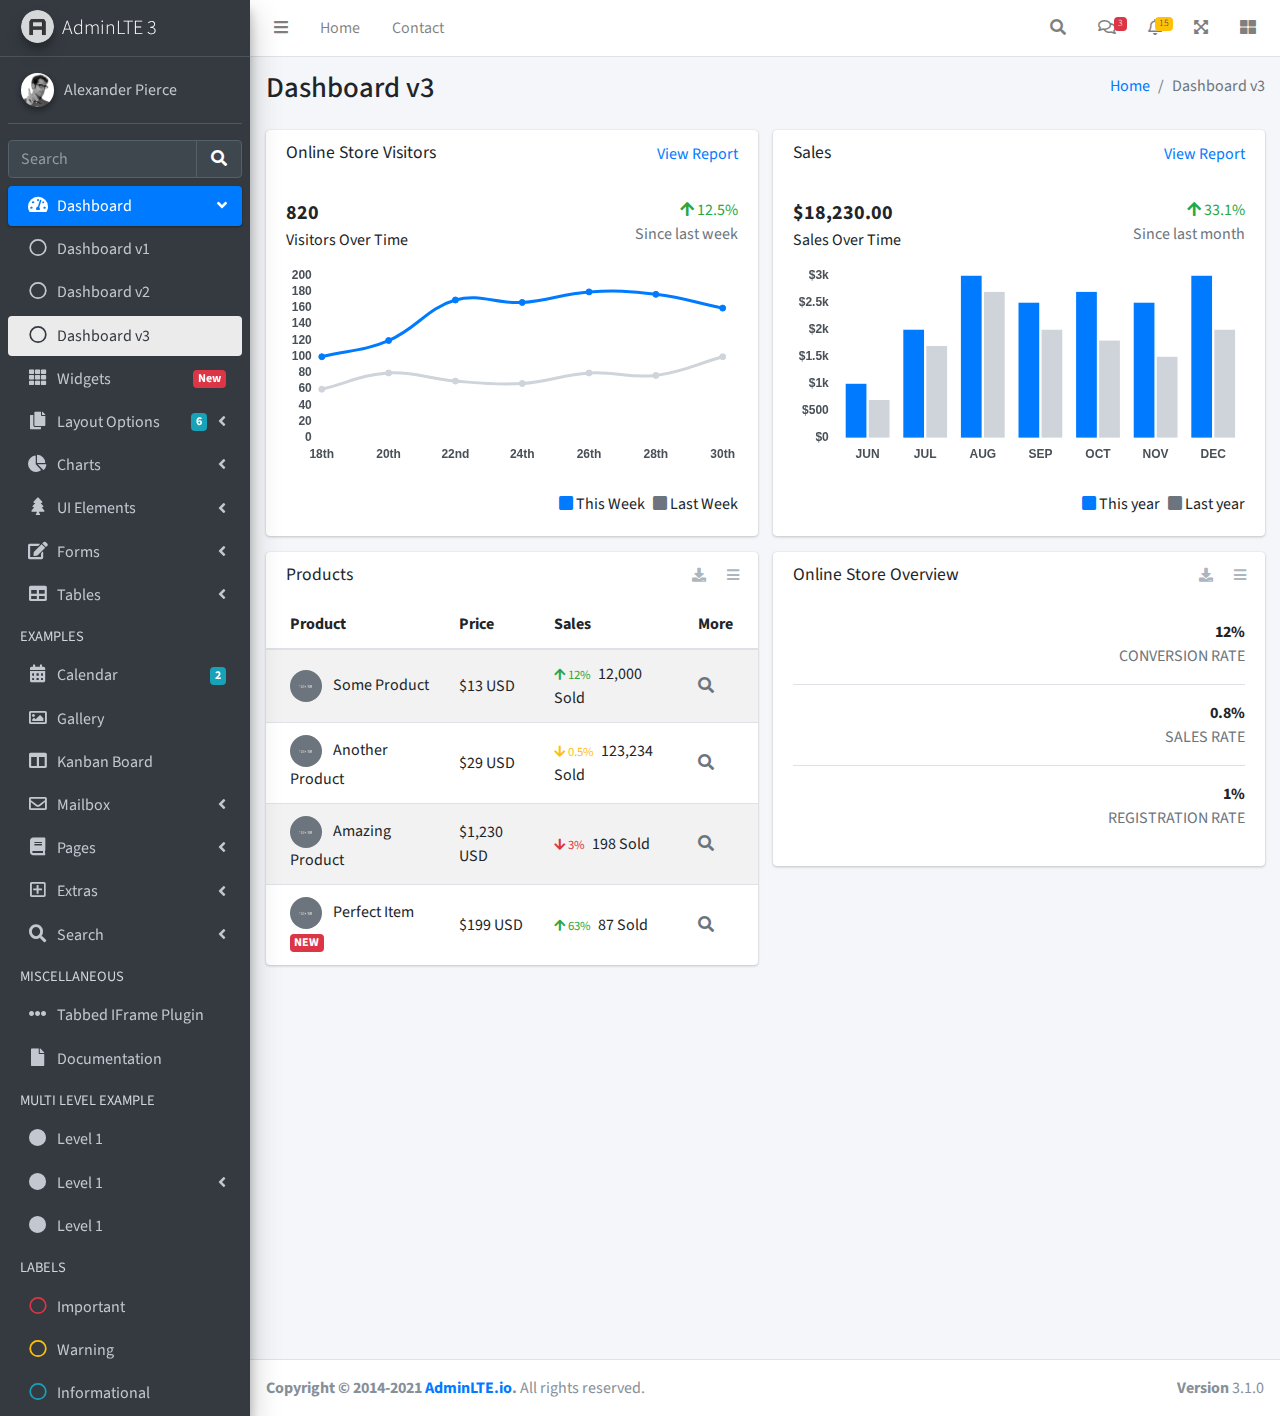
<file: admin-lte/index3.html>
<!DOCTYPE html>
<html lang="en">
<head>
  <meta charset="utf-8">
  <meta name="viewport" content="width=device-width, initial-scale=1">
  <title>AdminLTE 3 | Dashboard 3</title>

  <!-- Google Font: Source Sans Pro -->
  <link rel="stylesheet" href="https://fonts.googleapis.com/css?family=Source+Sans+Pro:300,400,400i,700&display=fallback">
  <!-- Font Awesome Icons -->
  <link rel="stylesheet" href="plugins/fontawesome-free/css/all.min.css">
  <!-- IonIcons -->
  <link rel="stylesheet" href="https://code.ionicframework.com/ionicons/2.0.1/css/ionicons.min.css">
  <!-- Theme style -->
  <link rel="stylesheet" href="dist/css/adminlte.min.css">
</head>
<!--
`body` tag options:

  Apply one or more of the following classes to to the body tag
  to get the desired effect

  * sidebar-collapse
  * sidebar-mini
-->
<body class="hold-transition sidebar-mini">
<div class="wrapper">
  <!-- Navbar -->
  <nav class="main-header navbar navbar-expand navbar-white navbar-light">
    <!-- Left navbar links -->
    <ul class="navbar-nav">
      <li class="nav-item">
        <a class="nav-link" data-widget="pushmenu" href="#" role="button"><i class="fas fa-bars"></i></a>
      </li>
      <li class="nav-item d-none d-sm-inline-block">
        <a href="index3.html" class="nav-link">Home</a>
      </li>
      <li class="nav-item d-none d-sm-inline-block">
        <a href="#" class="nav-link">Contact</a>
      </li>
    </ul>

    <!-- Right navbar links -->
    <ul class="navbar-nav ml-auto">
      <!-- Navbar Search -->
      <li class="nav-item">
        <a class="nav-link" data-widget="navbar-search" href="#" role="button">
          <i class="fas fa-search"></i>
        </a>
        <div class="navbar-search-block">
          <form class="form-inline">
            <div class="input-group input-group-sm">
              <input class="form-control form-control-navbar" type="search" placeholder="Search" aria-label="Search">
              <div class="input-group-append">
                <button class="btn btn-navbar" type="submit">
                  <i class="fas fa-search"></i>
                </button>
                <button class="btn btn-navbar" type="button" data-widget="navbar-search">
                  <i class="fas fa-times"></i>
                </button>
              </div>
            </div>
          </form>
        </div>
      </li>

      <!-- Messages Dropdown Menu -->
      <li class="nav-item dropdown">
        <a class="nav-link" data-toggle="dropdown" href="#">
          <i class="far fa-comments"></i>
          <span class="badge badge-danger navbar-badge">3</span>
        </a>
        <div class="dropdown-menu dropdown-menu-lg dropdown-menu-right">
          <a href="#" class="dropdown-item">
            <!-- Message Start -->
            <div class="media">
              <img src="dist/img/user1-128x128.jpg" alt="User Avatar" class="img-size-50 mr-3 img-circle">
              <div class="media-body">
                <h3 class="dropdown-item-title">
                  Brad Diesel
                  <span class="float-right text-sm text-danger"><i class="fas fa-star"></i></span>
                </h3>
                <p class="text-sm">Call me whenever you can...</p>
                <p class="text-sm text-muted"><i class="far fa-clock mr-1"></i> 4 Hours Ago</p>
              </div>
            </div>
            <!-- Message End -->
          </a>
          <div class="dropdown-divider"></div>
          <a href="#" class="dropdown-item">
            <!-- Message Start -->
            <div class="media">
              <img src="dist/img/user8-128x128.jpg" alt="User Avatar" class="img-size-50 img-circle mr-3">
              <div class="media-body">
                <h3 class="dropdown-item-title">
                  John Pierce
                  <span class="float-right text-sm text-muted"><i class="fas fa-star"></i></span>
                </h3>
                <p class="text-sm">I got your message bro</p>
                <p class="text-sm text-muted"><i class="far fa-clock mr-1"></i> 4 Hours Ago</p>
              </div>
            </div>
            <!-- Message End -->
          </a>
          <div class="dropdown-divider"></div>
          <a href="#" class="dropdown-item">
            <!-- Message Start -->
            <div class="media">
              <img src="dist/img/user3-128x128.jpg" alt="User Avatar" class="img-size-50 img-circle mr-3">
              <div class="media-body">
                <h3 class="dropdown-item-title">
                  Nora Silvester
                  <span class="float-right text-sm text-warning"><i class="fas fa-star"></i></span>
                </h3>
                <p class="text-sm">The subject goes here</p>
                <p class="text-sm text-muted"><i class="far fa-clock mr-1"></i> 4 Hours Ago</p>
              </div>
            </div>
            <!-- Message End -->
          </a>
          <div class="dropdown-divider"></div>
          <a href="#" class="dropdown-item dropdown-footer">See All Messages</a>
        </div>
      </li>
      <!-- Notifications Dropdown Menu -->
      <li class="nav-item dropdown">
        <a class="nav-link" data-toggle="dropdown" href="#">
          <i class="far fa-bell"></i>
          <span class="badge badge-warning navbar-badge">15</span>
        </a>
        <div class="dropdown-menu dropdown-menu-lg dropdown-menu-right">
          <span class="dropdown-item dropdown-header">15 Notifications</span>
          <div class="dropdown-divider"></div>
          <a href="#" class="dropdown-item">
            <i class="fas fa-envelope mr-2"></i> 4 new messages
            <span class="float-right text-muted text-sm">3 mins</span>
          </a>
          <div class="dropdown-divider"></div>
          <a href="#" class="dropdown-item">
            <i class="fas fa-users mr-2"></i> 8 friend requests
            <span class="float-right text-muted text-sm">12 hours</span>
          </a>
          <div class="dropdown-divider"></div>
          <a href="#" class="dropdown-item">
            <i class="fas fa-file mr-2"></i> 3 new reports
            <span class="float-right text-muted text-sm">2 days</span>
          </a>
          <div class="dropdown-divider"></div>
          <a href="#" class="dropdown-item dropdown-footer">See All Notifications</a>
        </div>
      </li>
      <li class="nav-item">
        <a class="nav-link" data-widget="fullscreen" href="#" role="button">
          <i class="fas fa-expand-arrows-alt"></i>
        </a>
      </li>
      <li class="nav-item">
        <a class="nav-link" data-widget="control-sidebar" data-slide="true" href="#" role="button">
          <i class="fas fa-th-large"></i>
        </a>
      </li>
    </ul>
  </nav>
  <!-- /.navbar -->

  <!-- Main Sidebar Container -->
  <aside class="main-sidebar sidebar-dark-primary elevation-4">
    <!-- Brand Logo -->
    <a href="index3.html" class="brand-link">
      <img src="dist/img/AdminLTELogo.png" alt="AdminLTE Logo" class="brand-image img-circle elevation-3" style="opacity: .8">
      <span class="brand-text font-weight-light">AdminLTE 3</span>
    </a>

    <!-- Sidebar -->
    <div class="sidebar">
      <!-- Sidebar user panel (optional) -->
      <div class="user-panel mt-3 pb-3 mb-3 d-flex">
        <div class="image">
          <img src="dist/img/user2-160x160.jpg" class="img-circle elevation-2" alt="User Image">
        </div>
        <div class="info">
          <a href="#" class="d-block">Alexander Pierce</a>
        </div>
      </div>

      <!-- SidebarSearch Form -->
      <div class="form-inline">
        <div class="input-group" data-widget="sidebar-search">
          <input class="form-control form-control-sidebar" type="search" placeholder="Search" aria-label="Search">
          <div class="input-group-append">
            <button class="btn btn-sidebar">
              <i class="fas fa-search fa-fw"></i>
            </button>
          </div>
        </div>
      </div>

      <!-- Sidebar Menu -->
      <nav class="mt-2">
        <ul class="nav nav-pills nav-sidebar flex-column" data-widget="treeview" role="menu" data-accordion="false">
          <!-- Add icons to the links using the .nav-icon class
               with font-awesome or any other icon font library -->
          <li class="nav-item menu-open">
            <a href="#" class="nav-link active">
              <i class="nav-icon fas fa-tachometer-alt"></i>
              <p>
                Dashboard
                <i class="right fas fa-angle-left"></i>
              </p>
            </a>
            <ul class="nav nav-treeview">
              <li class="nav-item">
                <a href="./index.html" class="nav-link">
                  <i class="far fa-circle nav-icon"></i>
                  <p>Dashboard v1</p>
                </a>
              </li>
              <li class="nav-item">
                <a href="./index2.html" class="nav-link">
                  <i class="far fa-circle nav-icon"></i>
                  <p>Dashboard v2</p>
                </a>
              </li>
              <li class="nav-item">
                <a href="./index3.html" class="nav-link active">
                  <i class="far fa-circle nav-icon"></i>
                  <p>Dashboard v3</p>
                </a>
              </li>
            </ul>
          </li>
          <li class="nav-item">
            <a href="pages/widgets.html" class="nav-link">
              <i class="nav-icon fas fa-th"></i>
              <p>
                Widgets
                <span class="right badge badge-danger">New</span>
              </p>
            </a>
          </li>
          <li class="nav-item">
            <a href="#" class="nav-link">
              <i class="nav-icon fas fa-copy"></i>
              <p>
                Layout Options
                <i class="fas fa-angle-left right"></i>
                <span class="badge badge-info right">6</span>
              </p>
            </a>
            <ul class="nav nav-treeview">
              <li class="nav-item">
                <a href="pages/layout/top-nav.html" class="nav-link">
                  <i class="far fa-circle nav-icon"></i>
                  <p>Top Navigation</p>
                </a>
              </li>
              <li class="nav-item">
                <a href="pages/layout/top-nav-sidebar.html" class="nav-link">
                  <i class="far fa-circle nav-icon"></i>
                  <p>Top Navigation + Sidebar</p>
                </a>
              </li>
              <li class="nav-item">
                <a href="pages/layout/boxed.html" class="nav-link">
                  <i class="far fa-circle nav-icon"></i>
                  <p>Boxed</p>
                </a>
              </li>
              <li class="nav-item">
                <a href="pages/layout/fixed-sidebar.html" class="nav-link">
                  <i class="far fa-circle nav-icon"></i>
                  <p>Fixed Sidebar</p>
                </a>
              </li>
              <li class="nav-item">
                <a href="pages/layout/fixed-sidebar-custom.html" class="nav-link">
                  <i class="far fa-circle nav-icon"></i>
                  <p>Fixed Sidebar <small>+ Custom Area</small></p>
                </a>
              </li>
              <li class="nav-item">
                <a href="pages/layout/fixed-topnav.html" class="nav-link">
                  <i class="far fa-circle nav-icon"></i>
                  <p>Fixed Navbar</p>
                </a>
              </li>
              <li class="nav-item">
                <a href="pages/layout/fixed-footer.html" class="nav-link">
                  <i class="far fa-circle nav-icon"></i>
                  <p>Fixed Footer</p>
                </a>
              </li>
              <li class="nav-item">
                <a href="pages/layout/collapsed-sidebar.html" class="nav-link">
                  <i class="far fa-circle nav-icon"></i>
                  <p>Collapsed Sidebar</p>
                </a>
              </li>
            </ul>
          </li>
          <li class="nav-item">
            <a href="#" class="nav-link">
              <i class="nav-icon fas fa-chart-pie"></i>
              <p>
                Charts
                <i class="right fas fa-angle-left"></i>
              </p>
            </a>
            <ul class="nav nav-treeview">
              <li class="nav-item">
                <a href="pages/charts/chartjs.html" class="nav-link">
                  <i class="far fa-circle nav-icon"></i>
                  <p>ChartJS</p>
                </a>
              </li>
              <li class="nav-item">
                <a href="pages/charts/flot.html" class="nav-link">
                  <i class="far fa-circle nav-icon"></i>
                  <p>Flot</p>
                </a>
              </li>
              <li class="nav-item">
                <a href="pages/charts/inline.html" class="nav-link">
                  <i class="far fa-circle nav-icon"></i>
                  <p>Inline</p>
                </a>
              </li>
              <li class="nav-item">
                <a href="pages/charts/uplot.html" class="nav-link">
                  <i class="far fa-circle nav-icon"></i>
                  <p>uPlot</p>
                </a>
              </li>
            </ul>
          </li>
          <li class="nav-item">
            <a href="#" class="nav-link">
              <i class="nav-icon fas fa-tree"></i>
              <p>
                UI Elements
                <i class="fas fa-angle-left right"></i>
              </p>
            </a>
            <ul class="nav nav-treeview">
              <li class="nav-item">
                <a href="pages/UI/general.html" class="nav-link">
                  <i class="far fa-circle nav-icon"></i>
                  <p>General</p>
                </a>
              </li>
              <li class="nav-item">
                <a href="pages/UI/icons.html" class="nav-link">
                  <i class="far fa-circle nav-icon"></i>
                  <p>Icons</p>
                </a>
              </li>
              <li class="nav-item">
                <a href="pages/UI/buttons.html" class="nav-link">
                  <i class="far fa-circle nav-icon"></i>
                  <p>Buttons</p>
                </a>
              </li>
              <li class="nav-item">
                <a href="pages/UI/sliders.html" class="nav-link">
                  <i class="far fa-circle nav-icon"></i>
                  <p>Sliders</p>
                </a>
              </li>
              <li class="nav-item">
                <a href="pages/UI/modals.html" class="nav-link">
                  <i class="far fa-circle nav-icon"></i>
                  <p>Modals & Alerts</p>
                </a>
              </li>
              <li class="nav-item">
                <a href="pages/UI/navbar.html" class="nav-link">
                  <i class="far fa-circle nav-icon"></i>
                  <p>Navbar & Tabs</p>
                </a>
              </li>
              <li class="nav-item">
                <a href="pages/UI/timeline.html" class="nav-link">
                  <i class="far fa-circle nav-icon"></i>
                  <p>Timeline</p>
                </a>
              </li>
              <li class="nav-item">
                <a href="pages/UI/ribbons.html" class="nav-link">
                  <i class="far fa-circle nav-icon"></i>
                  <p>Ribbons</p>
                </a>
              </li>
            </ul>
          </li>
          <li class="nav-item">
            <a href="#" class="nav-link">
              <i class="nav-icon fas fa-edit"></i>
              <p>
                Forms
                <i class="fas fa-angle-left right"></i>
              </p>
            </a>
            <ul class="nav nav-treeview">
              <li class="nav-item">
                <a href="pages/forms/general.html" class="nav-link">
                  <i class="far fa-circle nav-icon"></i>
                  <p>General Elements</p>
                </a>
              </li>
              <li class="nav-item">
                <a href="pages/forms/advanced.html" class="nav-link">
                  <i class="far fa-circle nav-icon"></i>
                  <p>Advanced Elements</p>
                </a>
              </li>
              <li class="nav-item">
                <a href="pages/forms/editors.html" class="nav-link">
                  <i class="far fa-circle nav-icon"></i>
                  <p>Editors</p>
                </a>
              </li>
              <li class="nav-item">
                <a href="pages/forms/validation.html" class="nav-link">
                  <i class="far fa-circle nav-icon"></i>
                  <p>Validation</p>
                </a>
              </li>
            </ul>
          </li>
          <li class="nav-item">
            <a href="#" class="nav-link">
              <i class="nav-icon fas fa-table"></i>
              <p>
                Tables
                <i class="fas fa-angle-left right"></i>
              </p>
            </a>
            <ul class="nav nav-treeview">
              <li class="nav-item">
                <a href="pages/tables/simple.html" class="nav-link">
                  <i class="far fa-circle nav-icon"></i>
                  <p>Simple Tables</p>
                </a>
              </li>
              <li class="nav-item">
                <a href="pages/tables/data.html" class="nav-link">
                  <i class="far fa-circle nav-icon"></i>
                  <p>DataTables</p>
                </a>
              </li>
              <li class="nav-item">
                <a href="pages/tables/jsgrid.html" class="nav-link">
                  <i class="far fa-circle nav-icon"></i>
                  <p>jsGrid</p>
                </a>
              </li>
            </ul>
          </li>
          <li class="nav-header">EXAMPLES</li>
          <li class="nav-item">
            <a href="pages/calendar.html" class="nav-link">
              <i class="nav-icon fas fa-calendar-alt"></i>
              <p>
                Calendar
                <span class="badge badge-info right">2</span>
              </p>
            </a>
          </li>
          <li class="nav-item">
            <a href="pages/gallery.html" class="nav-link">
              <i class="nav-icon far fa-image"></i>
              <p>
                Gallery
              </p>
            </a>
          </li>
          <li class="nav-item">
            <a href="pages/kanban.html" class="nav-link">
              <i class="nav-icon fas fa-columns"></i>
              <p>
                Kanban Board
              </p>
            </a>
          </li>
          <li class="nav-item">
            <a href="#" class="nav-link">
              <i class="nav-icon far fa-envelope"></i>
              <p>
                Mailbox
                <i class="fas fa-angle-left right"></i>
              </p>
            </a>
            <ul class="nav nav-treeview">
              <li class="nav-item">
                <a href="pages/mailbox/mailbox.html" class="nav-link">
                  <i class="far fa-circle nav-icon"></i>
                  <p>Inbox</p>
                </a>
              </li>
              <li class="nav-item">
                <a href="pages/mailbox/compose.html" class="nav-link">
                  <i class="far fa-circle nav-icon"></i>
                  <p>Compose</p>
                </a>
              </li>
              <li class="nav-item">
                <a href="pages/mailbox/read-mail.html" class="nav-link">
                  <i class="far fa-circle nav-icon"></i>
                  <p>Read</p>
                </a>
              </li>
            </ul>
          </li>
          <li class="nav-item">
            <a href="#" class="nav-link">
              <i class="nav-icon fas fa-book"></i>
              <p>
                Pages
                <i class="fas fa-angle-left right"></i>
              </p>
            </a>
            <ul class="nav nav-treeview">
              <li class="nav-item">
                <a href="pages/examples/invoice.html" class="nav-link">
                  <i class="far fa-circle nav-icon"></i>
                  <p>Invoice</p>
                </a>
              </li>
              <li class="nav-item">
                <a href="pages/examples/profile.html" class="nav-link">
                  <i class="far fa-circle nav-icon"></i>
                  <p>Profile</p>
                </a>
              </li>
              <li class="nav-item">
                <a href="pages/examples/e-commerce.html" class="nav-link">
                  <i class="far fa-circle nav-icon"></i>
                  <p>E-commerce</p>
                </a>
              </li>
              <li class="nav-item">
                <a href="pages/examples/projects.html" class="nav-link">
                  <i class="far fa-circle nav-icon"></i>
                  <p>Projects</p>
                </a>
              </li>
              <li class="nav-item">
                <a href="pages/examples/project-add.html" class="nav-link">
                  <i class="far fa-circle nav-icon"></i>
                  <p>Project Add</p>
                </a>
              </li>
              <li class="nav-item">
                <a href="pages/examples/project-edit.html" class="nav-link">
                  <i class="far fa-circle nav-icon"></i>
                  <p>Project Edit</p>
                </a>
              </li>
              <li class="nav-item">
                <a href="pages/examples/project-detail.html" class="nav-link">
                  <i class="far fa-circle nav-icon"></i>
                  <p>Project Detail</p>
                </a>
              </li>
              <li class="nav-item">
                <a href="pages/examples/contacts.html" class="nav-link">
                  <i class="far fa-circle nav-icon"></i>
                  <p>Contacts</p>
                </a>
              </li>
              <li class="nav-item">
                <a href="pages/examples/faq.html" class="nav-link">
                  <i class="far fa-circle nav-icon"></i>
                  <p>FAQ</p>
                </a>
              </li>
              <li class="nav-item">
                <a href="pages/examples/contact-us.html" class="nav-link">
                  <i class="far fa-circle nav-icon"></i>
                  <p>Contact us</p>
                </a>
              </li>
            </ul>
          </li>
          <li class="nav-item">
            <a href="#" class="nav-link">
              <i class="nav-icon far fa-plus-square"></i>
              <p>
                Extras
                <i class="fas fa-angle-left right"></i>
              </p>
            </a>
            <ul class="nav nav-treeview">
              <li class="nav-item">
                <a href="#" class="nav-link">
                  <i class="far fa-circle nav-icon"></i>
                  <p>
                    Login & Register v1
                    <i class="fas fa-angle-left right"></i>
                  </p>
                </a>
                <ul class="nav nav-treeview">
                  <li class="nav-item">
                    <a href="pages/examples/login.html" class="nav-link">
                      <i class="far fa-circle nav-icon"></i>
                      <p>Login v1</p>
                    </a>
                  </li>
                  <li class="nav-item">
                    <a href="pages/examples/register.html" class="nav-link">
                      <i class="far fa-circle nav-icon"></i>
                      <p>Register v1</p>
                    </a>
                  </li>
                  <li class="nav-item">
                    <a href="pages/examples/forgot-password.html" class="nav-link">
                      <i class="far fa-circle nav-icon"></i>
                      <p>Forgot Password v1</p>
                    </a>
                  </li>
                  <li class="nav-item">
                    <a href="pages/examples/recover-password.html" class="nav-link">
                      <i class="far fa-circle nav-icon"></i>
                      <p>Recover Password v1</p>
                    </a>
                  </li>
                </ul>
              </li>
              <li class="nav-item">
                <a href="#" class="nav-link">
                  <i class="far fa-circle nav-icon"></i>
                  <p>
                    Login & Register v2
                    <i class="fas fa-angle-left right"></i>
                  </p>
                </a>
                <ul class="nav nav-treeview">
                  <li class="nav-item">
                    <a href="pages/examples/login-v2.html" class="nav-link">
                      <i class="far fa-circle nav-icon"></i>
                      <p>Login v2</p>
                    </a>
                  </li>
                  <li class="nav-item">
                    <a href="pages/examples/register-v2.html" class="nav-link">
                      <i class="far fa-circle nav-icon"></i>
                      <p>Register v2</p>
                    </a>
                  </li>
                  <li class="nav-item">
                    <a href="pages/examples/forgot-password-v2.html" class="nav-link">
                      <i class="far fa-circle nav-icon"></i>
                      <p>Forgot Password v2</p>
                    </a>
                  </li>
                  <li class="nav-item">
                    <a href="pages/examples/recover-password-v2.html" class="nav-link">
                      <i class="far fa-circle nav-icon"></i>
                      <p>Recover Password v2</p>
                    </a>
                  </li>
                </ul>
              </li>
              <li class="nav-item">
                <a href="pages/examples/lockscreen.html" class="nav-link">
                  <i class="far fa-circle nav-icon"></i>
                  <p>Lockscreen</p>
                </a>
              </li>
              <li class="nav-item">
                <a href="pages/examples/legacy-user-menu.html" class="nav-link">
                  <i class="far fa-circle nav-icon"></i>
                  <p>Legacy User Menu</p>
                </a>
              </li>
              <li class="nav-item">
                <a href="pages/examples/language-menu.html" class="nav-link">
                  <i class="far fa-circle nav-icon"></i>
                  <p>Language Menu</p>
                </a>
              </li>
              <li class="nav-item">
                <a href="pages/examples/404.html" class="nav-link">
                  <i class="far fa-circle nav-icon"></i>
                  <p>Error 404</p>
                </a>
              </li>
              <li class="nav-item">
                <a href="pages/examples/500.html" class="nav-link">
                  <i class="far fa-circle nav-icon"></i>
                  <p>Error 500</p>
                </a>
              </li>
              <li class="nav-item">
                <a href="pages/examples/pace.html" class="nav-link">
                  <i class="far fa-circle nav-icon"></i>
                  <p>Pace</p>
                </a>
              </li>
              <li class="nav-item">
                <a href="pages/examples/blank.html" class="nav-link">
                  <i class="far fa-circle nav-icon"></i>
                  <p>Blank Page</p>
                </a>
              </li>
              <li class="nav-item">
                <a href="starter.html" class="nav-link">
                  <i class="far fa-circle nav-icon"></i>
                  <p>Starter Page</p>
                </a>
              </li>
            </ul>
          </li>
          <li class="nav-item">
            <a href="#" class="nav-link">
              <i class="nav-icon fas fa-search"></i>
              <p>
                Search
                <i class="fas fa-angle-left right"></i>
              </p>
            </a>
            <ul class="nav nav-treeview">
              <li class="nav-item">
                <a href="pages/search/simple.html" class="nav-link">
                  <i class="far fa-circle nav-icon"></i>
                  <p>Simple Search</p>
                </a>
              </li>
              <li class="nav-item">
                <a href="pages/search/enhanced.html" class="nav-link">
                  <i class="far fa-circle nav-icon"></i>
                  <p>Enhanced</p>
                </a>
              </li>
            </ul>
          </li>
          <li class="nav-header">MISCELLANEOUS</li>
          <li class="nav-item">
            <a href="iframe.html" class="nav-link">
              <i class="nav-icon fas fa-ellipsis-h"></i>
              <p>Tabbed IFrame Plugin</p>
            </a>
          </li>
          <li class="nav-item">
            <a href="https://adminlte.io/docs/3.1/" class="nav-link">
              <i class="nav-icon fas fa-file"></i>
              <p>Documentation</p>
            </a>
          </li>
          <li class="nav-header">MULTI LEVEL EXAMPLE</li>
          <li class="nav-item">
            <a href="#" class="nav-link">
              <i class="fas fa-circle nav-icon"></i>
              <p>Level 1</p>
            </a>
          </li>
          <li class="nav-item">
            <a href="#" class="nav-link">
              <i class="nav-icon fas fa-circle"></i>
              <p>
                Level 1
                <i class="right fas fa-angle-left"></i>
              </p>
            </a>
            <ul class="nav nav-treeview">
              <li class="nav-item">
                <a href="#" class="nav-link">
                  <i class="far fa-circle nav-icon"></i>
                  <p>Level 2</p>
                </a>
              </li>
              <li class="nav-item">
                <a href="#" class="nav-link">
                  <i class="far fa-circle nav-icon"></i>
                  <p>
                    Level 2
                    <i class="right fas fa-angle-left"></i>
                  </p>
                </a>
                <ul class="nav nav-treeview">
                  <li class="nav-item">
                    <a href="#" class="nav-link">
                      <i class="far fa-dot-circle nav-icon"></i>
                      <p>Level 3</p>
                    </a>
                  </li>
                  <li class="nav-item">
                    <a href="#" class="nav-link">
                      <i class="far fa-dot-circle nav-icon"></i>
                      <p>Level 3</p>
                    </a>
                  </li>
                  <li class="nav-item">
                    <a href="#" class="nav-link">
                      <i class="far fa-dot-circle nav-icon"></i>
                      <p>Level 3</p>
                    </a>
                  </li>
                </ul>
              </li>
              <li class="nav-item">
                <a href="#" class="nav-link">
                  <i class="far fa-circle nav-icon"></i>
                  <p>Level 2</p>
                </a>
              </li>
            </ul>
          </li>
          <li class="nav-item">
            <a href="#" class="nav-link">
              <i class="fas fa-circle nav-icon"></i>
              <p>Level 1</p>
            </a>
          </li>
          <li class="nav-header">LABELS</li>
          <li class="nav-item">
            <a href="#" class="nav-link">
              <i class="nav-icon far fa-circle text-danger"></i>
              <p class="text">Important</p>
            </a>
          </li>
          <li class="nav-item">
            <a href="#" class="nav-link">
              <i class="nav-icon far fa-circle text-warning"></i>
              <p>Warning</p>
            </a>
          </li>
          <li class="nav-item">
            <a href="#" class="nav-link">
              <i class="nav-icon far fa-circle text-info"></i>
              <p>Informational</p>
            </a>
          </li>
        </ul>
      </nav>
      <!-- /.sidebar-menu -->
    </div>
    <!-- /.sidebar -->
  </aside>

  <!-- Content Wrapper. Contains page content -->
  <div class="content-wrapper">
    <!-- Content Header (Page header) -->
    <div class="content-header">
      <div class="container-fluid">
        <div class="row mb-2">
          <div class="col-sm-6">
            <h1 class="m-0">Dashboard v3</h1>
          </div><!-- /.col -->
          <div class="col-sm-6">
            <ol class="breadcrumb float-sm-right">
              <li class="breadcrumb-item"><a href="#">Home</a></li>
              <li class="breadcrumb-item active">Dashboard v3</li>
            </ol>
          </div><!-- /.col -->
        </div><!-- /.row -->
      </div><!-- /.container-fluid -->
    </div>
    <!-- /.content-header -->

    <!-- Main content -->
    <div class="content">
      <div class="container-fluid">
        <div class="row">
          <div class="col-lg-6">
            <div class="card">
              <div class="card-header border-0">
                <div class="d-flex justify-content-between">
                  <h3 class="card-title">Online Store Visitors</h3>
                  <a href="javascript:void(0);">View Report</a>
                </div>
              </div>
              <div class="card-body">
                <div class="d-flex">
                  <p class="d-flex flex-column">
                    <span class="text-bold text-lg">820</span>
                    <span>Visitors Over Time</span>
                  </p>
                  <p class="ml-auto d-flex flex-column text-right">
                    <span class="text-success">
                      <i class="fas fa-arrow-up"></i> 12.5%
                    </span>
                    <span class="text-muted">Since last week</span>
                  </p>
                </div>
                <!-- /.d-flex -->

                <div class="position-relative mb-4">
                  <canvas id="visitors-chart" height="200"></canvas>
                </div>

                <div class="d-flex flex-row justify-content-end">
                  <span class="mr-2">
                    <i class="fas fa-square text-primary"></i> This Week
                  </span>

                  <span>
                    <i class="fas fa-square text-gray"></i> Last Week
                  </span>
                </div>
              </div>
            </div>
            <!-- /.card -->

            <div class="card">
              <div class="card-header border-0">
                <h3 class="card-title">Products</h3>
                <div class="card-tools">
                  <a href="#" class="btn btn-tool btn-sm">
                    <i class="fas fa-download"></i>
                  </a>
                  <a href="#" class="btn btn-tool btn-sm">
                    <i class="fas fa-bars"></i>
                  </a>
                </div>
              </div>
              <div class="card-body table-responsive p-0">
                <table class="table table-striped table-valign-middle">
                  <thead>
                  <tr>
                    <th>Product</th>
                    <th>Price</th>
                    <th>Sales</th>
                    <th>More</th>
                  </tr>
                  </thead>
                  <tbody>
                  <tr>
                    <td>
                      <img src="dist/img/default-150x150.png" alt="Product 1" class="img-circle img-size-32 mr-2">
                      Some Product
                    </td>
                    <td>$13 USD</td>
                    <td>
                      <small class="text-success mr-1">
                        <i class="fas fa-arrow-up"></i>
                        12%
                      </small>
                      12,000 Sold
                    </td>
                    <td>
                      <a href="#" class="text-muted">
                        <i class="fas fa-search"></i>
                      </a>
                    </td>
                  </tr>
                  <tr>
                    <td>
                      <img src="dist/img/default-150x150.png" alt="Product 1" class="img-circle img-size-32 mr-2">
                      Another Product
                    </td>
                    <td>$29 USD</td>
                    <td>
                      <small class="text-warning mr-1">
                        <i class="fas fa-arrow-down"></i>
                        0.5%
                      </small>
                      123,234 Sold
                    </td>
                    <td>
                      <a href="#" class="text-muted">
                        <i class="fas fa-search"></i>
                      </a>
                    </td>
                  </tr>
                  <tr>
                    <td>
                      <img src="dist/img/default-150x150.png" alt="Product 1" class="img-circle img-size-32 mr-2">
                      Amazing Product
                    </td>
                    <td>$1,230 USD</td>
                    <td>
                      <small class="text-danger mr-1">
                        <i class="fas fa-arrow-down"></i>
                        3%
                      </small>
                      198 Sold
                    </td>
                    <td>
                      <a href="#" class="text-muted">
                        <i class="fas fa-search"></i>
                      </a>
                    </td>
                  </tr>
                  <tr>
                    <td>
                      <img src="dist/img/default-150x150.png" alt="Product 1" class="img-circle img-size-32 mr-2">
                      Perfect Item
                      <span class="badge bg-danger">NEW</span>
                    </td>
                    <td>$199 USD</td>
                    <td>
                      <small class="text-success mr-1">
                        <i class="fas fa-arrow-up"></i>
                        63%
                      </small>
                      87 Sold
                    </td>
                    <td>
                      <a href="#" class="text-muted">
                        <i class="fas fa-search"></i>
                      </a>
                    </td>
                  </tr>
                  </tbody>
                </table>
              </div>
            </div>
            <!-- /.card -->
          </div>
          <!-- /.col-md-6 -->
          <div class="col-lg-6">
            <div class="card">
              <div class="card-header border-0">
                <div class="d-flex justify-content-between">
                  <h3 class="card-title">Sales</h3>
                  <a href="javascript:void(0);">View Report</a>
                </div>
              </div>
              <div class="card-body">
                <div class="d-flex">
                  <p class="d-flex flex-column">
                    <span class="text-bold text-lg">$18,230.00</span>
                    <span>Sales Over Time</span>
                  </p>
                  <p class="ml-auto d-flex flex-column text-right">
                    <span class="text-success">
                      <i class="fas fa-arrow-up"></i> 33.1%
                    </span>
                    <span class="text-muted">Since last month</span>
                  </p>
                </div>
                <!-- /.d-flex -->

                <div class="position-relative mb-4">
                  <canvas id="sales-chart" height="200"></canvas>
                </div>

                <div class="d-flex flex-row justify-content-end">
                  <span class="mr-2">
                    <i class="fas fa-square text-primary"></i> This year
                  </span>

                  <span>
                    <i class="fas fa-square text-gray"></i> Last year
                  </span>
                </div>
              </div>
            </div>
            <!-- /.card -->

            <div class="card">
              <div class="card-header border-0">
                <h3 class="card-title">Online Store Overview</h3>
                <div class="card-tools">
                  <a href="#" class="btn btn-sm btn-tool">
                    <i class="fas fa-download"></i>
                  </a>
                  <a href="#" class="btn btn-sm btn-tool">
                    <i class="fas fa-bars"></i>
                  </a>
                </div>
              </div>
              <div class="card-body">
                <div class="d-flex justify-content-between align-items-center border-bottom mb-3">
                  <p class="text-success text-xl">
                    <i class="ion ion-ios-refresh-empty"></i>
                  </p>
                  <p class="d-flex flex-column text-right">
                    <span class="font-weight-bold">
                      <i class="ion ion-android-arrow-up text-success"></i> 12%
                    </span>
                    <span class="text-muted">CONVERSION RATE</span>
                  </p>
                </div>
                <!-- /.d-flex -->
                <div class="d-flex justify-content-between align-items-center border-bottom mb-3">
                  <p class="text-warning text-xl">
                    <i class="ion ion-ios-cart-outline"></i>
                  </p>
                  <p class="d-flex flex-column text-right">
                    <span class="font-weight-bold">
                      <i class="ion ion-android-arrow-up text-warning"></i> 0.8%
                    </span>
                    <span class="text-muted">SALES RATE</span>
                  </p>
                </div>
                <!-- /.d-flex -->
                <div class="d-flex justify-content-between align-items-center mb-0">
                  <p class="text-danger text-xl">
                    <i class="ion ion-ios-people-outline"></i>
                  </p>
                  <p class="d-flex flex-column text-right">
                    <span class="font-weight-bold">
                      <i class="ion ion-android-arrow-down text-danger"></i> 1%
                    </span>
                    <span class="text-muted">REGISTRATION RATE</span>
                  </p>
                </div>
                <!-- /.d-flex -->
              </div>
            </div>
          </div>
          <!-- /.col-md-6 -->
        </div>
        <!-- /.row -->
      </div>
      <!-- /.container-fluid -->
    </div>
    <!-- /.content -->
  </div>
  <!-- /.content-wrapper -->

  <!-- Control Sidebar -->
  <aside class="control-sidebar control-sidebar-dark">
    <!-- Control sidebar content goes here -->
  </aside>
  <!-- /.control-sidebar -->

  <!-- Main Footer -->
  <footer class="main-footer">
    <strong>Copyright &copy; 2014-2021 <a href="https://adminlte.io">AdminLTE.io</a>.</strong>
    All rights reserved.
    <div class="float-right d-none d-sm-inline-block">
      <b>Version</b> 3.1.0
    </div>
  </footer>
</div>
<!-- ./wrapper -->

<!-- REQUIRED SCRIPTS -->

<!-- jQuery -->
<script src="plugins/jquery/jquery.min.js"></script>
<!-- Bootstrap -->
<script src="plugins/bootstrap/js/bootstrap.bundle.min.js"></script>
<!-- AdminLTE -->
<script src="dist/js/adminlte.js"></script>

<!-- OPTIONAL SCRIPTS -->
<script src="plugins/chart.js/Chart.min.js"></script>
<!-- AdminLTE for demo purposes -->
<script src="dist/js/demo.js"></script>
<!-- AdminLTE dashboard demo (This is only for demo purposes) -->
<script src="dist/js/pages/dashboard3.js"></script>
</body>
</html>
</file>
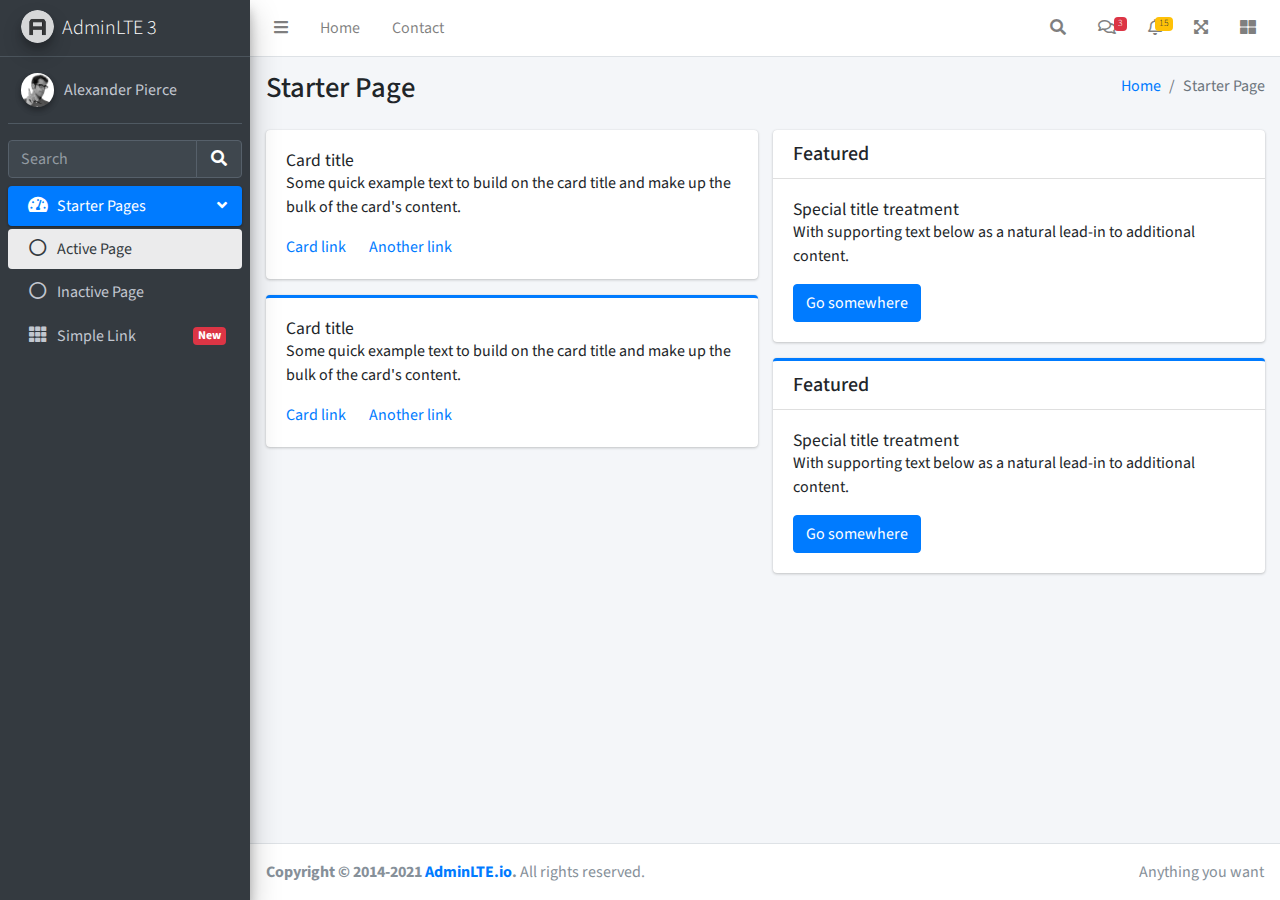
<file: admin-lte/starter.html>
<!DOCTYPE html>
<!--
This is a starter template page. Use this page to start your new project from
scratch. This page gets rid of all links and provides the needed markup only.
-->
<html lang="en">
<head>
  <meta charset="utf-8">
  <meta name="viewport" content="width=device-width, initial-scale=1">
  <title>AdminLTE 3 | Starter</title>

  <!-- Google Font: Source Sans Pro -->
  <link rel="stylesheet" href="https://fonts.googleapis.com/css?family=Source+Sans+Pro:300,400,400i,700&display=fallback">
  <!-- Font Awesome Icons -->
  <link rel="stylesheet" href="plugins/fontawesome-free/css/all.min.css">
  <!-- Theme style -->
  <link rel="stylesheet" href="dist/css/adminlte.min.css">
</head>
<body class="hold-transition sidebar-mini">
<div class="wrapper">

  <!-- Navbar -->
  <nav class="main-header navbar navbar-expand navbar-white navbar-light">
    <!-- Left navbar links -->
    <ul class="navbar-nav">
      <li class="nav-item">
        <a class="nav-link" data-widget="pushmenu" href="#" role="button"><i class="fas fa-bars"></i></a>
      </li>
      <li class="nav-item d-none d-sm-inline-block">
        <a href="index3.html" class="nav-link">Home</a>
      </li>
      <li class="nav-item d-none d-sm-inline-block">
        <a href="#" class="nav-link">Contact</a>
      </li>
    </ul>

    <!-- Right navbar links -->
    <ul class="navbar-nav ml-auto">
      <!-- Navbar Search -->
      <li class="nav-item">
        <a class="nav-link" data-widget="navbar-search" href="#" role="button">
          <i class="fas fa-search"></i>
        </a>
        <div class="navbar-search-block">
          <form class="form-inline">
            <div class="input-group input-group-sm">
              <input class="form-control form-control-navbar" type="search" placeholder="Search" aria-label="Search">
              <div class="input-group-append">
                <button class="btn btn-navbar" type="submit">
                  <i class="fas fa-search"></i>
                </button>
                <button class="btn btn-navbar" type="button" data-widget="navbar-search">
                  <i class="fas fa-times"></i>
                </button>
              </div>
            </div>
          </form>
        </div>
      </li>

      <!-- Messages Dropdown Menu -->
      <li class="nav-item dropdown">
        <a class="nav-link" data-toggle="dropdown" href="#">
          <i class="far fa-comments"></i>
          <span class="badge badge-danger navbar-badge">3</span>
        </a>
        <div class="dropdown-menu dropdown-menu-lg dropdown-menu-right">
          <a href="#" class="dropdown-item">
            <!-- Message Start -->
            <div class="media">
              <img src="dist/img/user1-128x128.jpg" alt="User Avatar" class="img-size-50 mr-3 img-circle">
              <div class="media-body">
                <h3 class="dropdown-item-title">
                  Brad Diesel
                  <span class="float-right text-sm text-danger"><i class="fas fa-star"></i></span>
                </h3>
                <p class="text-sm">Call me whenever you can...</p>
                <p class="text-sm text-muted"><i class="far fa-clock mr-1"></i> 4 Hours Ago</p>
              </div>
            </div>
            <!-- Message End -->
          </a>
          <div class="dropdown-divider"></div>
          <a href="#" class="dropdown-item">
            <!-- Message Start -->
            <div class="media">
              <img src="dist/img/user8-128x128.jpg" alt="User Avatar" class="img-size-50 img-circle mr-3">
              <div class="media-body">
                <h3 class="dropdown-item-title">
                  John Pierce
                  <span class="float-right text-sm text-muted"><i class="fas fa-star"></i></span>
                </h3>
                <p class="text-sm">I got your message bro</p>
                <p class="text-sm text-muted"><i class="far fa-clock mr-1"></i> 4 Hours Ago</p>
              </div>
            </div>
            <!-- Message End -->
          </a>
          <div class="dropdown-divider"></div>
          <a href="#" class="dropdown-item">
            <!-- Message Start -->
            <div class="media">
              <img src="dist/img/user3-128x128.jpg" alt="User Avatar" class="img-size-50 img-circle mr-3">
              <div class="media-body">
                <h3 class="dropdown-item-title">
                  Nora Silvester
                  <span class="float-right text-sm text-warning"><i class="fas fa-star"></i></span>
                </h3>
                <p class="text-sm">The subject goes here</p>
                <p class="text-sm text-muted"><i class="far fa-clock mr-1"></i> 4 Hours Ago</p>
              </div>
            </div>
            <!-- Message End -->
          </a>
          <div class="dropdown-divider"></div>
          <a href="#" class="dropdown-item dropdown-footer">See All Messages</a>
        </div>
      </li>
      <!-- Notifications Dropdown Menu -->
      <li class="nav-item dropdown">
        <a class="nav-link" data-toggle="dropdown" href="#">
          <i class="far fa-bell"></i>
          <span class="badge badge-warning navbar-badge">15</span>
        </a>
        <div class="dropdown-menu dropdown-menu-lg dropdown-menu-right">
          <span class="dropdown-header">15 Notifications</span>
          <div class="dropdown-divider"></div>
          <a href="#" class="dropdown-item">
            <i class="fas fa-envelope mr-2"></i> 4 new messages
            <span class="float-right text-muted text-sm">3 mins</span>
          </a>
          <div class="dropdown-divider"></div>
          <a href="#" class="dropdown-item">
            <i class="fas fa-users mr-2"></i> 8 friend requests
            <span class="float-right text-muted text-sm">12 hours</span>
          </a>
          <div class="dropdown-divider"></div>
          <a href="#" class="dropdown-item">
            <i class="fas fa-file mr-2"></i> 3 new reports
            <span class="float-right text-muted text-sm">2 days</span>
          </a>
          <div class="dropdown-divider"></div>
          <a href="#" class="dropdown-item dropdown-footer">See All Notifications</a>
        </div>
      </li>
      <li class="nav-item">
        <a class="nav-link" data-widget="fullscreen" href="#" role="button">
          <i class="fas fa-expand-arrows-alt"></i>
        </a>
      </li>
      <li class="nav-item">
        <a class="nav-link" data-widget="control-sidebar" data-slide="true" href="#" role="button">
          <i class="fas fa-th-large"></i>
        </a>
      </li>
    </ul>
  </nav>
  <!-- /.navbar -->

  <!-- Main Sidebar Container -->
  <aside class="main-sidebar sidebar-dark-primary elevation-4">
    <!-- Brand Logo -->
    <a href="index3.html" class="brand-link">
      <img src="dist/img/AdminLTELogo.png" alt="AdminLTE Logo" class="brand-image img-circle elevation-3" style="opacity: .8">
      <span class="brand-text font-weight-light">AdminLTE 3</span>
    </a>

    <!-- Sidebar -->
    <div class="sidebar">
      <!-- Sidebar user panel (optional) -->
      <div class="user-panel mt-3 pb-3 mb-3 d-flex">
        <div class="image">
          <img src="dist/img/user2-160x160.jpg" class="img-circle elevation-2" alt="User Image">
        </div>
        <div class="info">
          <a href="#" class="d-block">Alexander Pierce</a>
        </div>
      </div>

      <!-- SidebarSearch Form -->
      <div class="form-inline">
        <div class="input-group" data-widget="sidebar-search">
          <input class="form-control form-control-sidebar" type="search" placeholder="Search" aria-label="Search">
          <div class="input-group-append">
            <button class="btn btn-sidebar">
              <i class="fas fa-search fa-fw"></i>
            </button>
          </div>
        </div>
      </div>

      <!-- Sidebar Menu -->
      <nav class="mt-2">
        <ul class="nav nav-pills nav-sidebar flex-column" data-widget="treeview" role="menu" data-accordion="false">
          <!-- Add icons to the links using the .nav-icon class
               with font-awesome or any other icon font library -->
          <li class="nav-item menu-open">
            <a href="#" class="nav-link active">
              <i class="nav-icon fas fa-tachometer-alt"></i>
              <p>
                Starter Pages
                <i class="right fas fa-angle-left"></i>
              </p>
            </a>
            <ul class="nav nav-treeview">
              <li class="nav-item">
                <a href="#" class="nav-link active">
                  <i class="far fa-circle nav-icon"></i>
                  <p>Active Page</p>
                </a>
              </li>
              <li class="nav-item">
                <a href="#" class="nav-link">
                  <i class="far fa-circle nav-icon"></i>
                  <p>Inactive Page</p>
                </a>
              </li>
            </ul>
          </li>
          <li class="nav-item">
            <a href="#" class="nav-link">
              <i class="nav-icon fas fa-th"></i>
              <p>
                Simple Link
                <span class="right badge badge-danger">New</span>
              </p>
            </a>
          </li>
        </ul>
      </nav>
      <!-- /.sidebar-menu -->
    </div>
    <!-- /.sidebar -->
  </aside>

  <!-- Content Wrapper. Contains page content -->
  <div class="content-wrapper">
    <!-- Content Header (Page header) -->
    <div class="content-header">
      <div class="container-fluid">
        <div class="row mb-2">
          <div class="col-sm-6">
            <h1 class="m-0">Starter Page</h1>
          </div><!-- /.col -->
          <div class="col-sm-6">
            <ol class="breadcrumb float-sm-right">
              <li class="breadcrumb-item"><a href="#">Home</a></li>
              <li class="breadcrumb-item active">Starter Page</li>
            </ol>
          </div><!-- /.col -->
        </div><!-- /.row -->
      </div><!-- /.container-fluid -->
    </div>
    <!-- /.content-header -->

    <!-- Main content -->
    <div class="content">
      <div class="container-fluid">
        <div class="row">
          <div class="col-lg-6">
            <div class="card">
              <div class="card-body">
                <h5 class="card-title">Card title</h5>

                <p class="card-text">
                  Some quick example text to build on the card title and make up the bulk of the card's
                  content.
                </p>

                <a href="#" class="card-link">Card link</a>
                <a href="#" class="card-link">Another link</a>
              </div>
            </div>

            <div class="card card-primary card-outline">
              <div class="card-body">
                <h5 class="card-title">Card title</h5>

                <p class="card-text">
                  Some quick example text to build on the card title and make up the bulk of the card's
                  content.
                </p>
                <a href="#" class="card-link">Card link</a>
                <a href="#" class="card-link">Another link</a>
              </div>
            </div><!-- /.card -->
          </div>
          <!-- /.col-md-6 -->
          <div class="col-lg-6">
            <div class="card">
              <div class="card-header">
                <h5 class="m-0">Featured</h5>
              </div>
              <div class="card-body">
                <h6 class="card-title">Special title treatment</h6>

                <p class="card-text">With supporting text below as a natural lead-in to additional content.</p>
                <a href="#" class="btn btn-primary">Go somewhere</a>
              </div>
            </div>

            <div class="card card-primary card-outline">
              <div class="card-header">
                <h5 class="m-0">Featured</h5>
              </div>
              <div class="card-body">
                <h6 class="card-title">Special title treatment</h6>

                <p class="card-text">With supporting text below as a natural lead-in to additional content.</p>
                <a href="#" class="btn btn-primary">Go somewhere</a>
              </div>
            </div>
          </div>
          <!-- /.col-md-6 -->
        </div>
        <!-- /.row -->
      </div><!-- /.container-fluid -->
    </div>
    <!-- /.content -->
  </div>
  <!-- /.content-wrapper -->

  <!-- Control Sidebar -->
  <aside class="control-sidebar control-sidebar-dark">
    <!-- Control sidebar content goes here -->
    <div class="p-3">
      <h5>Title</h5>
      <p>Sidebar content</p>
    </div>
  </aside>
  <!-- /.control-sidebar -->

  <!-- Main Footer -->
  <footer class="main-footer">
    <!-- To the right -->
    <div class="float-right d-none d-sm-inline">
      Anything you want
    </div>
    <!-- Default to the left -->
    <strong>Copyright &copy; 2014-2021 <a href="https://adminlte.io">AdminLTE.io</a>.</strong> All rights reserved.
  </footer>
</div>
<!-- ./wrapper -->

<!-- REQUIRED SCRIPTS -->

<!-- jQuery -->
<script src="plugins/jquery/jquery.min.js"></script>
<!-- Bootstrap 4 -->
<script src="plugins/bootstrap/js/bootstrap.bundle.min.js"></script>
<!-- AdminLTE App -->
<script src="dist/js/adminlte.min.js"></script>
</body>
</html>
</file>
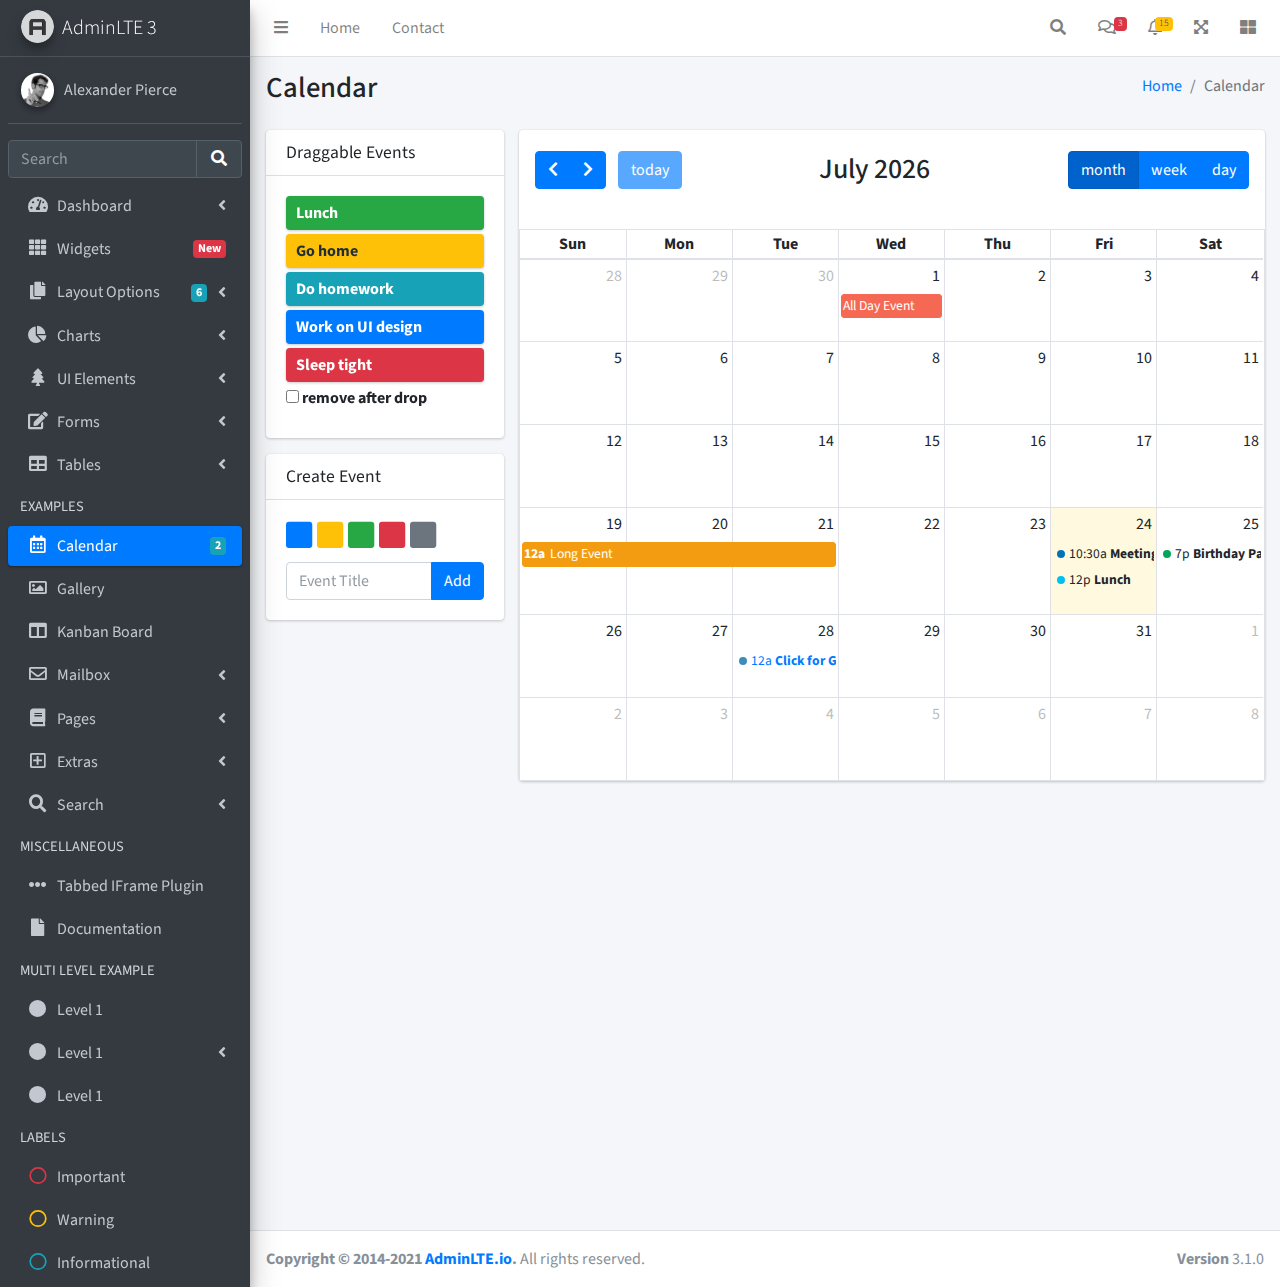
<file: admin-lte/pages/calendar.html>
<!DOCTYPE html>
<html lang="en">
<head>
  <meta charset="utf-8">
  <meta name="viewport" content="width=device-width, initial-scale=1">
  <title>AdminLTE 3 | Calendar</title>

  <!-- Google Font: Source Sans Pro -->
  <link rel="stylesheet" href="https://fonts.googleapis.com/css?family=Source+Sans+Pro:300,400,400i,700&display=fallback">
  <!-- Font Awesome -->
  <link rel="stylesheet" href="../plugins/fontawesome-free/css/all.min.css">
  <!-- fullCalendar -->
  <link rel="stylesheet" href="../plugins/fullcalendar/main.css">
  <!-- Theme style -->
  <link rel="stylesheet" href="../dist/css/adminlte.min.css">
</head>
<body class="hold-transition sidebar-mini">
<div class="wrapper">
  <!-- Navbar -->
  <nav class="main-header navbar navbar-expand navbar-white navbar-light">
    <!-- Left navbar links -->
    <ul class="navbar-nav">
      <li class="nav-item">
        <a class="nav-link" data-widget="pushmenu" href="#" role="button"><i class="fas fa-bars"></i></a>
      </li>
      <li class="nav-item d-none d-sm-inline-block">
        <a href="../index3.html" class="nav-link">Home</a>
      </li>
      <li class="nav-item d-none d-sm-inline-block">
        <a href="#" class="nav-link">Contact</a>
      </li>
    </ul>

    <!-- Right navbar links -->
    <ul class="navbar-nav ml-auto">
      <!-- Navbar Search -->
      <li class="nav-item">
        <a class="nav-link" data-widget="navbar-search" href="#" role="button">
          <i class="fas fa-search"></i>
        </a>
        <div class="navbar-search-block">
          <form class="form-inline">
            <div class="input-group input-group-sm">
              <input class="form-control form-control-navbar" type="search" placeholder="Search" aria-label="Search">
              <div class="input-group-append">
                <button class="btn btn-navbar" type="submit">
                  <i class="fas fa-search"></i>
                </button>
                <button class="btn btn-navbar" type="button" data-widget="navbar-search">
                  <i class="fas fa-times"></i>
                </button>
              </div>
            </div>
          </form>
        </div>
      </li>

      <!-- Messages Dropdown Menu -->
      <li class="nav-item dropdown">
        <a class="nav-link" data-toggle="dropdown" href="#">
          <i class="far fa-comments"></i>
          <span class="badge badge-danger navbar-badge">3</span>
        </a>
        <div class="dropdown-menu dropdown-menu-lg dropdown-menu-right">
          <a href="#" class="dropdown-item">
            <!-- Message Start -->
            <div class="media">
              <img src="../dist/img/user1-128x128.jpg" alt="User Avatar" class="img-size-50 mr-3 img-circle">
              <div class="media-body">
                <h3 class="dropdown-item-title">
                  Brad Diesel
                  <span class="float-right text-sm text-danger"><i class="fas fa-star"></i></span>
                </h3>
                <p class="text-sm">Call me whenever you can...</p>
                <p class="text-sm text-muted"><i class="far fa-clock mr-1"></i> 4 Hours Ago</p>
              </div>
            </div>
            <!-- Message End -->
          </a>
          <div class="dropdown-divider"></div>
          <a href="#" class="dropdown-item">
            <!-- Message Start -->
            <div class="media">
              <img src="../dist/img/user8-128x128.jpg" alt="User Avatar" class="img-size-50 img-circle mr-3">
              <div class="media-body">
                <h3 class="dropdown-item-title">
                  John Pierce
                  <span class="float-right text-sm text-muted"><i class="fas fa-star"></i></span>
                </h3>
                <p class="text-sm">I got your message bro</p>
                <p class="text-sm text-muted"><i class="far fa-clock mr-1"></i> 4 Hours Ago</p>
              </div>
            </div>
            <!-- Message End -->
          </a>
          <div class="dropdown-divider"></div>
          <a href="#" class="dropdown-item">
            <!-- Message Start -->
            <div class="media">
              <img src="../dist/img/user3-128x128.jpg" alt="User Avatar" class="img-size-50 img-circle mr-3">
              <div class="media-body">
                <h3 class="dropdown-item-title">
                  Nora Silvester
                  <span class="float-right text-sm text-warning"><i class="fas fa-star"></i></span>
                </h3>
                <p class="text-sm">The subject goes here</p>
                <p class="text-sm text-muted"><i class="far fa-clock mr-1"></i> 4 Hours Ago</p>
              </div>
            </div>
            <!-- Message End -->
          </a>
          <div class="dropdown-divider"></div>
          <a href="#" class="dropdown-item dropdown-footer">See All Messages</a>
        </div>
      </li>
      <!-- Notifications Dropdown Menu -->
      <li class="nav-item dropdown">
        <a class="nav-link" data-toggle="dropdown" href="#">
          <i class="far fa-bell"></i>
          <span class="badge badge-warning navbar-badge">15</span>
        </a>
        <div class="dropdown-menu dropdown-menu-lg dropdown-menu-right">
          <span class="dropdown-item dropdown-header">15 Notifications</span>
          <div class="dropdown-divider"></div>
          <a href="#" class="dropdown-item">
            <i class="fas fa-envelope mr-2"></i> 4 new messages
            <span class="float-right text-muted text-sm">3 mins</span>
          </a>
          <div class="dropdown-divider"></div>
          <a href="#" class="dropdown-item">
            <i class="fas fa-users mr-2"></i> 8 friend requests
            <span class="float-right text-muted text-sm">12 hours</span>
          </a>
          <div class="dropdown-divider"></div>
          <a href="#" class="dropdown-item">
            <i class="fas fa-file mr-2"></i> 3 new reports
            <span class="float-right text-muted text-sm">2 days</span>
          </a>
          <div class="dropdown-divider"></div>
          <a href="#" class="dropdown-item dropdown-footer">See All Notifications</a>
        </div>
      </li>
      <li class="nav-item">
        <a class="nav-link" data-widget="fullscreen" href="#" role="button">
          <i class="fas fa-expand-arrows-alt"></i>
        </a>
      </li>
      <li class="nav-item">
        <a class="nav-link" data-widget="control-sidebar" data-slide="true" href="#" role="button">
          <i class="fas fa-th-large"></i>
        </a>
      </li>
    </ul>
  </nav>
  <!-- /.navbar -->

  <!-- Main Sidebar Container -->
  <aside class="main-sidebar sidebar-dark-primary elevation-4">
    <!-- Brand Logo -->
    <a href="../index3.html" class="brand-link">
      <img src="../dist/img/AdminLTELogo.png" alt="AdminLTE Logo" class="brand-image img-circle elevation-3" style="opacity: .8">
      <span class="brand-text font-weight-light">AdminLTE 3</span>
    </a>

    <!-- Sidebar -->
    <div class="sidebar">
      <!-- Sidebar user panel (optional) -->
      <div class="user-panel mt-3 pb-3 mb-3 d-flex">
        <div class="image">
          <img src="../dist/img/user2-160x160.jpg" class="img-circle elevation-2" alt="User Image">
        </div>
        <div class="info">
          <a href="#" class="d-block">Alexander Pierce</a>
        </div>
      </div>

      <!-- SidebarSearch Form -->
      <div class="form-inline">
        <div class="input-group" data-widget="sidebar-search">
          <input class="form-control form-control-sidebar" type="search" placeholder="Search" aria-label="Search">
          <div class="input-group-append">
            <button class="btn btn-sidebar">
              <i class="fas fa-search fa-fw"></i>
            </button>
          </div>
        </div>
      </div>

      <!-- Sidebar Menu -->
      <nav class="mt-2">
        <ul class="nav nav-pills nav-sidebar flex-column" data-widget="treeview" role="menu" data-accordion="false">
          <!-- Add icons to the links using the .nav-icon class
               with font-awesome or any other icon font library -->
          <li class="nav-item">
            <a href="#" class="nav-link">
              <i class="nav-icon fas fa-tachometer-alt"></i>
              <p>
                Dashboard
                <i class="right fas fa-angle-left"></i>
              </p>
            </a>
            <ul class="nav nav-treeview">
              <li class="nav-item">
                <a href="../index.html" class="nav-link">
                  <i class="far fa-circle nav-icon"></i>
                  <p>Dashboard v1</p>
                </a>
              </li>
              <li class="nav-item">
                <a href="../index2.html" class="nav-link">
                  <i class="far fa-circle nav-icon"></i>
                  <p>Dashboard v2</p>
                </a>
              </li>
              <li class="nav-item">
                <a href="../index3.html" class="nav-link">
                  <i class="far fa-circle nav-icon"></i>
                  <p>Dashboard v3</p>
                </a>
              </li>
            </ul>
          </li>
          <li class="nav-item">
            <a href="widgets.html" class="nav-link">
              <i class="nav-icon fas fa-th"></i>
              <p>
                Widgets
                <span class="right badge badge-danger">New</span>
              </p>
            </a>
          </li>
          <li class="nav-item">
            <a href="#" class="nav-link">
              <i class="nav-icon fas fa-copy"></i>
              <p>
                Layout Options
                <i class="fas fa-angle-left right"></i>
                <span class="badge badge-info right">6</span>
              </p>
            </a>
            <ul class="nav nav-treeview">
              <li class="nav-item">
                <a href="layout/top-nav.html" class="nav-link">
                  <i class="far fa-circle nav-icon"></i>
                  <p>Top Navigation</p>
                </a>
              </li>
              <li class="nav-item">
                <a href="layout/top-nav-sidebar.html" class="nav-link">
                  <i class="far fa-circle nav-icon"></i>
                  <p>Top Navigation + Sidebar</p>
                </a>
              </li>
              <li class="nav-item">
                <a href="layout/boxed.html" class="nav-link">
                  <i class="far fa-circle nav-icon"></i>
                  <p>Boxed</p>
                </a>
              </li>
              <li class="nav-item">
                <a href="layout/fixed-sidebar.html" class="nav-link">
                  <i class="far fa-circle nav-icon"></i>
                  <p>Fixed Sidebar</p>
                </a>
              </li>
              <li class="nav-item">
                <a href="layout/fixed-sidebar-custom.html" class="nav-link">
                  <i class="far fa-circle nav-icon"></i>
                  <p>Fixed Sidebar <small>+ Custom Area</small></p>
                </a>
              </li>
              <li class="nav-item">
                <a href="layout/fixed-topnav.html" class="nav-link">
                  <i class="far fa-circle nav-icon"></i>
                  <p>Fixed Navbar</p>
                </a>
              </li>
              <li class="nav-item">
                <a href="layout/fixed-footer.html" class="nav-link">
                  <i class="far fa-circle nav-icon"></i>
                  <p>Fixed Footer</p>
                </a>
              </li>
              <li class="nav-item">
                <a href="layout/collapsed-sidebar.html" class="nav-link">
                  <i class="far fa-circle nav-icon"></i>
                  <p>Collapsed Sidebar</p>
                </a>
              </li>
            </ul>
          </li>
          <li class="nav-item">
            <a href="#" class="nav-link">
              <i class="nav-icon fas fa-chart-pie"></i>
              <p>
                Charts
                <i class="right fas fa-angle-left"></i>
              </p>
            </a>
            <ul class="nav nav-treeview">
              <li class="nav-item">
                <a href="charts/chartjs.html" class="nav-link">
                  <i class="far fa-circle nav-icon"></i>
                  <p>ChartJS</p>
                </a>
              </li>
              <li class="nav-item">
                <a href="charts/flot.html" class="nav-link">
                  <i class="far fa-circle nav-icon"></i>
                  <p>Flot</p>
                </a>
              </li>
              <li class="nav-item">
                <a href="charts/inline.html" class="nav-link">
                  <i class="far fa-circle nav-icon"></i>
                  <p>Inline</p>
                </a>
              </li>
              <li class="nav-item">
                <a href="charts/uplot.html" class="nav-link">
                  <i class="far fa-circle nav-icon"></i>
                  <p>uPlot</p>
                </a>
              </li>
            </ul>
          </li>
          <li class="nav-item">
            <a href="#" class="nav-link">
              <i class="nav-icon fas fa-tree"></i>
              <p>
                UI Elements
                <i class="fas fa-angle-left right"></i>
              </p>
            </a>
            <ul class="nav nav-treeview">
              <li class="nav-item">
                <a href="UI/general.html" class="nav-link">
                  <i class="far fa-circle nav-icon"></i>
                  <p>General</p>
                </a>
              </li>
              <li class="nav-item">
                <a href="UI/icons.html" class="nav-link">
                  <i class="far fa-circle nav-icon"></i>
                  <p>Icons</p>
                </a>
              </li>
              <li class="nav-item">
                <a href="UI/buttons.html" class="nav-link">
                  <i class="far fa-circle nav-icon"></i>
                  <p>Buttons</p>
                </a>
              </li>
              <li class="nav-item">
                <a href="UI/sliders.html" class="nav-link">
                  <i class="far fa-circle nav-icon"></i>
                  <p>Sliders</p>
                </a>
              </li>
              <li class="nav-item">
                <a href="UI/modals.html" class="nav-link">
                  <i class="far fa-circle nav-icon"></i>
                  <p>Modals & Alerts</p>
                </a>
              </li>
              <li class="nav-item">
                <a href="UI/navbar.html" class="nav-link">
                  <i class="far fa-circle nav-icon"></i>
                  <p>Navbar & Tabs</p>
                </a>
              </li>
              <li class="nav-item">
                <a href="UI/timeline.html" class="nav-link">
                  <i class="far fa-circle nav-icon"></i>
                  <p>Timeline</p>
                </a>
              </li>
              <li class="nav-item">
                <a href="UI/ribbons.html" class="nav-link">
                  <i class="far fa-circle nav-icon"></i>
                  <p>Ribbons</p>
                </a>
              </li>
            </ul>
          </li>
          <li class="nav-item">
            <a href="#" class="nav-link">
              <i class="nav-icon fas fa-edit"></i>
              <p>
                Forms
                <i class="fas fa-angle-left right"></i>
              </p>
            </a>
            <ul class="nav nav-treeview">
              <li class="nav-item">
                <a href="forms/general.html" class="nav-link">
                  <i class="far fa-circle nav-icon"></i>
                  <p>General Elements</p>
                </a>
              </li>
              <li class="nav-item">
                <a href="forms/advanced.html" class="nav-link">
                  <i class="far fa-circle nav-icon"></i>
                  <p>Advanced Elements</p>
                </a>
              </li>
              <li class="nav-item">
                <a href="forms/editors.html" class="nav-link">
                  <i class="far fa-circle nav-icon"></i>
                  <p>Editors</p>
                </a>
              </li>
              <li class="nav-item">
                <a href="forms/validation.html" class="nav-link">
                  <i class="far fa-circle nav-icon"></i>
                  <p>Validation</p>
                </a>
              </li>
            </ul>
          </li>
          <li class="nav-item">
            <a href="#" class="nav-link">
              <i class="nav-icon fas fa-table"></i>
              <p>
                Tables
                <i class="fas fa-angle-left right"></i>
              </p>
            </a>
            <ul class="nav nav-treeview">
              <li class="nav-item">
                <a href="tables/simple.html" class="nav-link">
                  <i class="far fa-circle nav-icon"></i>
                  <p>Simple Tables</p>
                </a>
              </li>
              <li class="nav-item">
                <a href="tables/data.html" class="nav-link">
                  <i class="far fa-circle nav-icon"></i>
                  <p>DataTables</p>
                </a>
              </li>
              <li class="nav-item">
                <a href="tables/jsgrid.html" class="nav-link">
                  <i class="far fa-circle nav-icon"></i>
                  <p>jsGrid</p>
                </a>
              </li>
            </ul>
          </li>
          <li class="nav-header">EXAMPLES</li>
          <li class="nav-item">
            <a href="calendar.html" class="nav-link active">
              <i class="nav-icon far fa-calendar-alt"></i>
              <p>
                Calendar
                <span class="badge badge-info right">2</span>
              </p>
            </a>
          </li>
          <li class="nav-item">
            <a href="gallery.html" class="nav-link">
              <i class="nav-icon far fa-image"></i>
              <p>
                Gallery
              </p>
            </a>
          </li>
          <li class="nav-item">
            <a href="kanban.html" class="nav-link">
              <i class="nav-icon fas fa-columns"></i>
              <p>
                Kanban Board
              </p>
            </a>
          </li>
          <li class="nav-item">
            <a href="#" class="nav-link">
              <i class="nav-icon far fa-envelope"></i>
              <p>
                Mailbox
                <i class="fas fa-angle-left right"></i>
              </p>
            </a>
            <ul class="nav nav-treeview">
              <li class="nav-item">
                <a href="mailbox/mailbox.html" class="nav-link">
                  <i class="far fa-circle nav-icon"></i>
                  <p>Inbox</p>
                </a>
              </li>
              <li class="nav-item">
                <a href="mailbox/compose.html" class="nav-link">
                  <i class="far fa-circle nav-icon"></i>
                  <p>Compose</p>
                </a>
              </li>
              <li class="nav-item">
                <a href="mailbox/read-mail.html" class="nav-link">
                  <i class="far fa-circle nav-icon"></i>
                  <p>Read</p>
                </a>
              </li>
            </ul>
          </li>
          <li class="nav-item">
            <a href="#" class="nav-link">
              <i class="nav-icon fas fa-book"></i>
              <p>
                Pages
                <i class="fas fa-angle-left right"></i>
              </p>
            </a>
            <ul class="nav nav-treeview">
              <li class="nav-item">
                <a href="examples/invoice.html" class="nav-link">
                  <i class="far fa-circle nav-icon"></i>
                  <p>Invoice</p>
                </a>
              </li>
              <li class="nav-item">
                <a href="examples/profile.html" class="nav-link">
                  <i class="far fa-circle nav-icon"></i>
                  <p>Profile</p>
                </a>
              </li>
              <li class="nav-item">
                <a href="examples/e-commerce.html" class="nav-link">
                  <i class="far fa-circle nav-icon"></i>
                  <p>E-commerce</p>
                </a>
              </li>
              <li class="nav-item">
                <a href="examples/projects.html" class="nav-link">
                  <i class="far fa-circle nav-icon"></i>
                  <p>Projects</p>
                </a>
              </li>
              <li class="nav-item">
                <a href="examples/project-add.html" class="nav-link">
                  <i class="far fa-circle nav-icon"></i>
                  <p>Project Add</p>
                </a>
              </li>
              <li class="nav-item">
                <a href="examples/project-edit.html" class="nav-link">
                  <i class="far fa-circle nav-icon"></i>
                  <p>Project Edit</p>
                </a>
              </li>
              <li class="nav-item">
                <a href="examples/project-detail.html" class="nav-link">
                  <i class="far fa-circle nav-icon"></i>
                  <p>Project Detail</p>
                </a>
              </li>
              <li class="nav-item">
                <a href="examples/contacts.html" class="nav-link">
                  <i class="far fa-circle nav-icon"></i>
                  <p>Contacts</p>
                </a>
              </li>
              <li class="nav-item">
                <a href="examples/faq.html" class="nav-link">
                  <i class="far fa-circle nav-icon"></i>
                  <p>FAQ</p>
                </a>
              </li>
              <li class="nav-item">
                <a href="examples/contact-us.html" class="nav-link">
                  <i class="far fa-circle nav-icon"></i>
                  <p>Contact us</p>
                </a>
              </li>
            </ul>
          </li>
          <li class="nav-item">
            <a href="#" class="nav-link">
              <i class="nav-icon far fa-plus-square"></i>
              <p>
                Extras
                <i class="fas fa-angle-left right"></i>
              </p>
            </a>
            <ul class="nav nav-treeview">
              <li class="nav-item">
                <a href="#" class="nav-link">
                  <i class="far fa-circle nav-icon"></i>
                  <p>
                    Login & Register v1
                    <i class="fas fa-angle-left right"></i>
                  </p>
                </a>
                <ul class="nav nav-treeview">
                  <li class="nav-item">
                    <a href="examples/login.html" class="nav-link">
                      <i class="far fa-circle nav-icon"></i>
                      <p>Login v1</p>
                    </a>
                  </li>
                  <li class="nav-item">
                    <a href="examples/register.html" class="nav-link">
                      <i class="far fa-circle nav-icon"></i>
                      <p>Register v1</p>
                    </a>
                  </li>
                  <li class="nav-item">
                    <a href="examples/forgot-password.html" class="nav-link">
                      <i class="far fa-circle nav-icon"></i>
                      <p>Forgot Password v1</p>
                    </a>
                  </li>
                  <li class="nav-item">
                    <a href="examples/recover-password.html" class="nav-link">
                      <i class="far fa-circle nav-icon"></i>
                      <p>Recover Password v1</p>
                    </a>
                  </li>
                </ul>
              </li>
              <li class="nav-item">
                <a href="#" class="nav-link">
                  <i class="far fa-circle nav-icon"></i>
                  <p>
                    Login & Register v2
                    <i class="fas fa-angle-left right"></i>
                  </p>
                </a>
                <ul class="nav nav-treeview">
                  <li class="nav-item">
                    <a href="examples/login-v2.html" class="nav-link">
                      <i class="far fa-circle nav-icon"></i>
                      <p>Login v2</p>
                    </a>
                  </li>
                  <li class="nav-item">
                    <a href="examples/register-v2.html" class="nav-link">
                      <i class="far fa-circle nav-icon"></i>
                      <p>Register v2</p>
                    </a>
                  </li>
                  <li class="nav-item">
                    <a href="examples/forgot-password-v2.html" class="nav-link">
                      <i class="far fa-circle nav-icon"></i>
                      <p>Forgot Password v2</p>
                    </a>
                  </li>
                  <li class="nav-item">
                    <a href="examples/recover-password-v2.html" class="nav-link">
                      <i class="far fa-circle nav-icon"></i>
                      <p>Recover Password v2</p>
                    </a>
                  </li>
                </ul>
              </li>
              <li class="nav-item">
                <a href="examples/lockscreen.html" class="nav-link">
                  <i class="far fa-circle nav-icon"></i>
                  <p>Lockscreen</p>
                </a>
              </li>
              <li class="nav-item">
                <a href="examples/legacy-user-menu.html" class="nav-link">
                  <i class="far fa-circle nav-icon"></i>
                  <p>Legacy User Menu</p>
                </a>
              </li>
              <li class="nav-item">
                <a href="examples/language-menu.html" class="nav-link">
                  <i class="far fa-circle nav-icon"></i>
                  <p>Language Menu</p>
                </a>
              </li>
              <li class="nav-item">
                <a href="examples/404.html" class="nav-link">
                  <i class="far fa-circle nav-icon"></i>
                  <p>Error 404</p>
                </a>
              </li>
              <li class="nav-item">
                <a href="examples/500.html" class="nav-link">
                  <i class="far fa-circle nav-icon"></i>
                  <p>Error 500</p>
                </a>
              </li>
              <li class="nav-item">
                <a href="examples/pace.html" class="nav-link">
                  <i class="far fa-circle nav-icon"></i>
                  <p>Pace</p>
                </a>
              </li>
              <li class="nav-item">
                <a href="examples/blank.html" class="nav-link">
                  <i class="far fa-circle nav-icon"></i>
                  <p>Blank Page</p>
                </a>
              </li>
              <li class="nav-item">
                <a href="../starter.html" class="nav-link">
                  <i class="far fa-circle nav-icon"></i>
                  <p>Starter Page</p>
                </a>
              </li>
            </ul>
          </li>
          <li class="nav-item">
            <a href="#" class="nav-link">
              <i class="nav-icon fas fa-search"></i>
              <p>
                Search
                <i class="fas fa-angle-left right"></i>
              </p>
            </a>
            <ul class="nav nav-treeview">
              <li class="nav-item">
                <a href="search/simple.html" class="nav-link">
                  <i class="far fa-circle nav-icon"></i>
                  <p>Simple Search</p>
                </a>
              </li>
              <li class="nav-item">
                <a href="search/enhanced.html" class="nav-link">
                  <i class="far fa-circle nav-icon"></i>
                  <p>Enhanced</p>
                </a>
              </li>
            </ul>
          </li>
          <li class="nav-header">MISCELLANEOUS</li>
          <li class="nav-item">
            <a href="../iframe.html" class="nav-link">
              <i class="nav-icon fas fa-ellipsis-h"></i>
              <p>Tabbed IFrame Plugin</p>
            </a>
          </li>
          <li class="nav-item">
            <a href="https://adminlte.io/docs/3.1/" class="nav-link">
              <i class="nav-icon fas fa-file"></i>
              <p>Documentation</p>
            </a>
          </li>
          <li class="nav-header">MULTI LEVEL EXAMPLE</li>
          <li class="nav-item">
            <a href="#" class="nav-link">
              <i class="fas fa-circle nav-icon"></i>
              <p>Level 1</p>
            </a>
          </li>
          <li class="nav-item">
            <a href="#" class="nav-link">
              <i class="nav-icon fas fa-circle"></i>
              <p>
                Level 1
                <i class="right fas fa-angle-left"></i>
              </p>
            </a>
            <ul class="nav nav-treeview">
              <li class="nav-item">
                <a href="#" class="nav-link">
                  <i class="far fa-circle nav-icon"></i>
                  <p>Level 2</p>
                </a>
              </li>
              <li class="nav-item">
                <a href="#" class="nav-link">
                  <i class="far fa-circle nav-icon"></i>
                  <p>
                    Level 2
                    <i class="right fas fa-angle-left"></i>
                  </p>
                </a>
                <ul class="nav nav-treeview">
                  <li class="nav-item">
                    <a href="#" class="nav-link">
                      <i class="far fa-dot-circle nav-icon"></i>
                      <p>Level 3</p>
                    </a>
                  </li>
                  <li class="nav-item">
                    <a href="#" class="nav-link">
                      <i class="far fa-dot-circle nav-icon"></i>
                      <p>Level 3</p>
                    </a>
                  </li>
                  <li class="nav-item">
                    <a href="#" class="nav-link">
                      <i class="far fa-dot-circle nav-icon"></i>
                      <p>Level 3</p>
                    </a>
                  </li>
                </ul>
              </li>
              <li class="nav-item">
                <a href="#" class="nav-link">
                  <i class="far fa-circle nav-icon"></i>
                  <p>Level 2</p>
                </a>
              </li>
            </ul>
          </li>
          <li class="nav-item">
            <a href="#" class="nav-link">
              <i class="fas fa-circle nav-icon"></i>
              <p>Level 1</p>
            </a>
          </li>
          <li class="nav-header">LABELS</li>
          <li class="nav-item">
            <a href="#" class="nav-link">
              <i class="nav-icon far fa-circle text-danger"></i>
              <p class="text">Important</p>
            </a>
          </li>
          <li class="nav-item">
            <a href="#" class="nav-link">
              <i class="nav-icon far fa-circle text-warning"></i>
              <p>Warning</p>
            </a>
          </li>
          <li class="nav-item">
            <a href="#" class="nav-link">
              <i class="nav-icon far fa-circle text-info"></i>
              <p>Informational</p>
            </a>
          </li>
        </ul>
      </nav>
      <!-- /.sidebar-menu -->
    </div>
    <!-- /.sidebar -->
  </aside>

  <!-- Content Wrapper. Contains page content -->
  <div class="content-wrapper">
    <!-- Content Header (Page header) -->
    <section class="content-header">
      <div class="container-fluid">
        <div class="row mb-2">
          <div class="col-sm-6">
            <h1>Calendar</h1>
          </div>
          <div class="col-sm-6">
            <ol class="breadcrumb float-sm-right">
              <li class="breadcrumb-item"><a href="#">Home</a></li>
              <li class="breadcrumb-item active">Calendar</li>
            </ol>
          </div>
        </div>
      </div><!-- /.container-fluid -->
    </section>

    <!-- Main content -->
    <section class="content">
      <div class="container-fluid">
        <div class="row">
          <div class="col-md-3">
            <div class="sticky-top mb-3">
              <div class="card">
                <div class="card-header">
                  <h4 class="card-title">Draggable Events</h4>
                </div>
                <div class="card-body">
                  <!-- the events -->
                  <div id="external-events">
                    <div class="external-event bg-success">Lunch</div>
                    <div class="external-event bg-warning">Go home</div>
                    <div class="external-event bg-info">Do homework</div>
                    <div class="external-event bg-primary">Work on UI design</div>
                    <div class="external-event bg-danger">Sleep tight</div>
                    <div class="checkbox">
                      <label for="drop-remove">
                        <input type="checkbox" id="drop-remove">
                        remove after drop
                      </label>
                    </div>
                  </div>
                </div>
                <!-- /.card-body -->
              </div>
              <!-- /.card -->
              <div class="card">
                <div class="card-header">
                  <h3 class="card-title">Create Event</h3>
                </div>
                <div class="card-body">
                  <div class="btn-group" style="width: 100%; margin-bottom: 10px;">
                    <ul class="fc-color-picker" id="color-chooser">
                      <li><a class="text-primary" href="#"><i class="fas fa-square"></i></a></li>
                      <li><a class="text-warning" href="#"><i class="fas fa-square"></i></a></li>
                      <li><a class="text-success" href="#"><i class="fas fa-square"></i></a></li>
                      <li><a class="text-danger" href="#"><i class="fas fa-square"></i></a></li>
                      <li><a class="text-muted" href="#"><i class="fas fa-square"></i></a></li>
                    </ul>
                  </div>
                  <!-- /btn-group -->
                  <div class="input-group">
                    <input id="new-event" type="text" class="form-control" placeholder="Event Title">

                    <div class="input-group-append">
                      <button id="add-new-event" type="button" class="btn btn-primary">Add</button>
                    </div>
                    <!-- /btn-group -->
                  </div>
                  <!-- /input-group -->
                </div>
              </div>
            </div>
          </div>
          <!-- /.col -->
          <div class="col-md-9">
            <div class="card card-primary">
              <div class="card-body p-0">
                <!-- THE CALENDAR -->
                <div id="calendar"></div>
              </div>
              <!-- /.card-body -->
            </div>
            <!-- /.card -->
          </div>
          <!-- /.col -->
        </div>
        <!-- /.row -->
      </div><!-- /.container-fluid -->
    </section>
    <!-- /.content -->
  </div>
  <!-- /.content-wrapper -->

  <footer class="main-footer">
    <div class="float-right d-none d-sm-block">
      <b>Version</b> 3.1.0
    </div>
    <strong>Copyright &copy; 2014-2021 <a href="https://adminlte.io">AdminLTE.io</a>.</strong> All rights reserved.
  </footer>

  <!-- Control Sidebar -->
  <aside class="control-sidebar control-sidebar-dark">
    <!-- Control sidebar content goes here -->
  </aside>
  <!-- /.control-sidebar -->
</div>
<!-- ./wrapper -->

<!-- jQuery -->
<script src="../plugins/jquery/jquery.min.js"></script>
<!-- Bootstrap -->
<script src="../plugins/bootstrap/js/bootstrap.bundle.min.js"></script>
<!-- jQuery UI -->
<script src="../plugins/jquery-ui/jquery-ui.min.js"></script>
<!-- AdminLTE App -->
<script src="../dist/js/adminlte.min.js"></script>
<!-- fullCalendar 2.2.5 -->
<script src="../plugins/moment/moment.min.js"></script>
<script src="../plugins/fullcalendar/main.js"></script>
<!-- AdminLTE for demo purposes -->
<script src="../dist/js/demo.js"></script>
<!-- Page specific script -->
<script>
  $(function () {

    /* initialize the external events
     -----------------------------------------------------------------*/
    function ini_events(ele) {
      ele.each(function () {

        // create an Event Object (https://fullcalendar.io/docs/event-object)
        // it doesn't need to have a start or end
        var eventObject = {
          title: $.trim($(this).text()) // use the element's text as the event title
        }

        // store the Event Object in the DOM element so we can get to it later
        $(this).data('eventObject', eventObject)

        // make the event draggable using jQuery UI
        $(this).draggable({
          zIndex        : 1070,
          revert        : true, // will cause the event to go back to its
          revertDuration: 0  //  original position after the drag
        })

      })
    }

    ini_events($('#external-events div.external-event'))

    /* initialize the calendar
     -----------------------------------------------------------------*/
    //Date for the calendar events (dummy data)
    var date = new Date()
    var d    = date.getDate(),
        m    = date.getMonth(),
        y    = date.getFullYear()

    var Calendar = FullCalendar.Calendar;
    var Draggable = FullCalendar.Draggable;

    var containerEl = document.getElementById('external-events');
    var checkbox = document.getElementById('drop-remove');
    var calendarEl = document.getElementById('calendar');

    // initialize the external events
    // -----------------------------------------------------------------

    new Draggable(containerEl, {
      itemSelector: '.external-event',
      eventData: function(eventEl) {
        return {
          title: eventEl.innerText,
          backgroundColor: window.getComputedStyle( eventEl ,null).getPropertyValue('background-color'),
          borderColor: window.getComputedStyle( eventEl ,null).getPropertyValue('background-color'),
          textColor: window.getComputedStyle( eventEl ,null).getPropertyValue('color'),
        };
      }
    });

    var calendar = new Calendar(calendarEl, {
      headerToolbar: {
        left  : 'prev,next today',
        center: 'title',
        right : 'dayGridMonth,timeGridWeek,timeGridDay'
      },
      themeSystem: 'bootstrap',
      //Random default events
      events: [
        {
          title          : 'All Day Event',
          start          : new Date(y, m, 1),
          backgroundColor: '#f56954', //red
          borderColor    : '#f56954', //red
          allDay         : true
        },
        {
          title          : 'Long Event',
          start          : new Date(y, m, d - 5),
          end            : new Date(y, m, d - 2),
          backgroundColor: '#f39c12', //yellow
          borderColor    : '#f39c12' //yellow
        },
        {
          title          : 'Meeting',
          start          : new Date(y, m, d, 10, 30),
          allDay         : false,
          backgroundColor: '#0073b7', //Blue
          borderColor    : '#0073b7' //Blue
        },
        {
          title          : 'Lunch',
          start          : new Date(y, m, d, 12, 0),
          end            : new Date(y, m, d, 14, 0),
          allDay         : false,
          backgroundColor: '#00c0ef', //Info (aqua)
          borderColor    : '#00c0ef' //Info (aqua)
        },
        {
          title          : 'Birthday Party',
          start          : new Date(y, m, d + 1, 19, 0),
          end            : new Date(y, m, d + 1, 22, 30),
          allDay         : false,
          backgroundColor: '#00a65a', //Success (green)
          borderColor    : '#00a65a' //Success (green)
        },
        {
          title          : 'Click for Google',
          start          : new Date(y, m, 28),
          end            : new Date(y, m, 29),
          url            : 'https://www.google.com/',
          backgroundColor: '#3c8dbc', //Primary (light-blue)
          borderColor    : '#3c8dbc' //Primary (light-blue)
        }
      ],
      editable  : true,
      droppable : true, // this allows things to be dropped onto the calendar !!!
      drop      : function(info) {
        // is the "remove after drop" checkbox checked?
        if (checkbox.checked) {
          // if so, remove the element from the "Draggable Events" list
          info.draggedEl.parentNode.removeChild(info.draggedEl);
        }
      }
    });

    calendar.render();
    // $('#calendar').fullCalendar()

    /* ADDING EVENTS */
    var currColor = '#3c8dbc' //Red by default
    // Color chooser button
    $('#color-chooser > li > a').click(function (e) {
      e.preventDefault()
      // Save color
      currColor = $(this).css('color')
      // Add color effect to button
      $('#add-new-event').css({
        'background-color': currColor,
        'border-color'    : currColor
      })
    })
    $('#add-new-event').click(function (e) {
      e.preventDefault()
      // Get value and make sure it is not null
      var val = $('#new-event').val()
      if (val.length == 0) {
        return
      }

      // Create events
      var event = $('<div />')
      event.css({
        'background-color': currColor,
        'border-color'    : currColor,
        'color'           : '#fff'
      }).addClass('external-event')
      event.text(val)
      $('#external-events').prepend(event)

      // Add draggable funtionality
      ini_events(event)

      // Remove event from text input
      $('#new-event').val('')
    })
  })
</script>
</body>
</html>
</file>
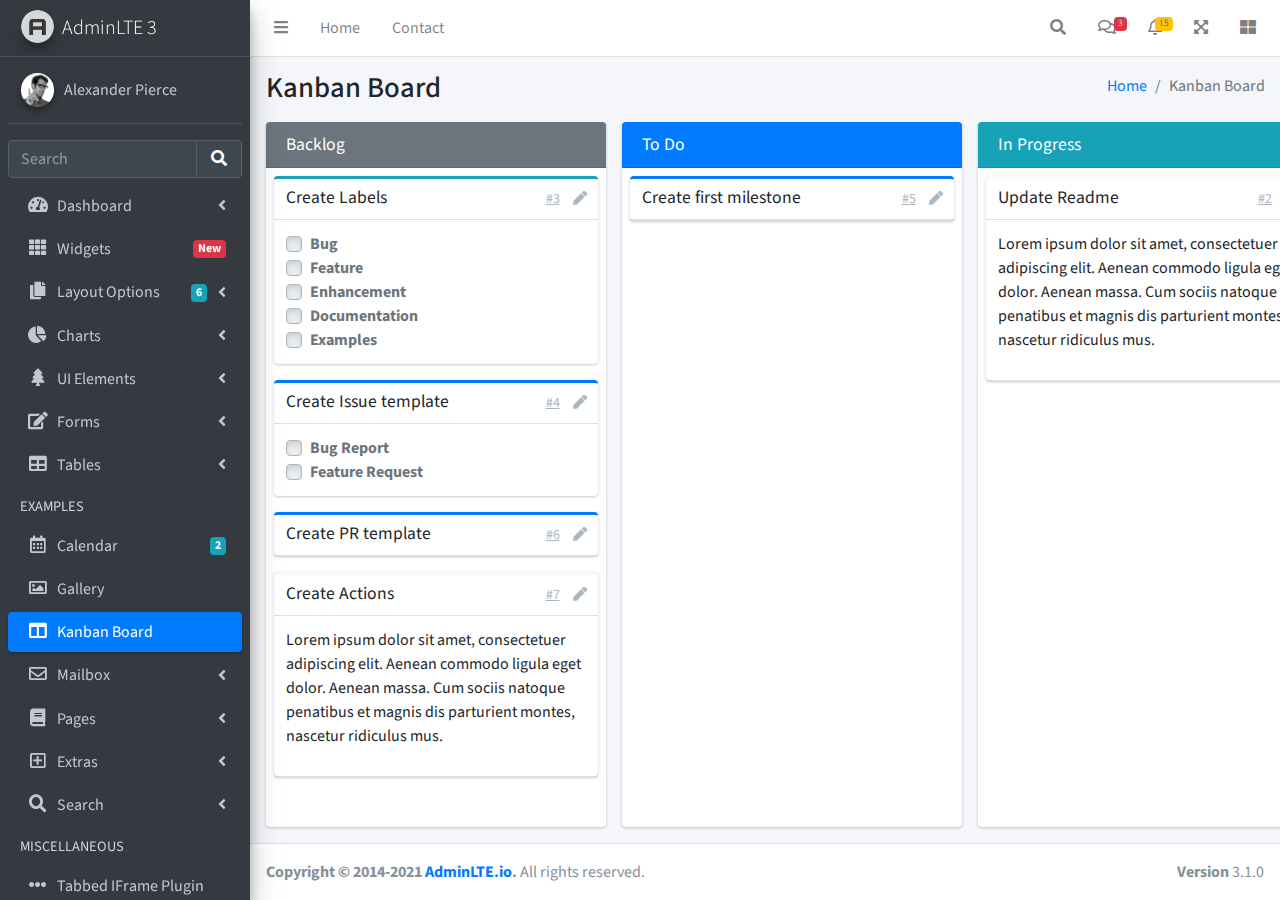
<file: admin-lte/pages/kanban.html>
<!DOCTYPE html>
<html lang="en">
<head>
  <meta charset="utf-8">
  <meta name="viewport" content="width=device-width, initial-scale=1">
  <title>AdminLTE 3 | Kanban Board</title>

  <!-- Google Font: Source Sans Pro -->
  <link rel="stylesheet" href="https://fonts.googleapis.com/css?family=Source+Sans+Pro:300,400,400i,700&display=fallback">
  <!-- Font Awesome -->
  <link rel="stylesheet" href="../plugins/fontawesome-free/css/all.min.css">
  <!-- Ekko Lightbox -->
  <link rel="stylesheet" href="../plugins/ekko-lightbox/ekko-lightbox.css">
  <!-- Theme style -->
  <link rel="stylesheet" href="../dist/css/adminlte.min.css">
  <!-- overlayScrollbars -->
  <link rel="stylesheet" href="../plugins/overlayScrollbars/css/OverlayScrollbars.min.css">
</head>
<body class="hold-transition sidebar-mini layout-fixed">
<div class="wrapper">
  <!-- Navbar -->
  <nav class="main-header navbar navbar-expand navbar-white navbar-light">
    <!-- Left navbar links -->
    <ul class="navbar-nav">
      <li class="nav-item">
        <a class="nav-link" data-widget="pushmenu" href="#" role="button"><i class="fas fa-bars"></i></a>
      </li>
      <li class="nav-item d-none d-sm-inline-block">
        <a href="../index3.html" class="nav-link">Home</a>
      </li>
      <li class="nav-item d-none d-sm-inline-block">
        <a href="#" class="nav-link">Contact</a>
      </li>
    </ul>

    <!-- Right navbar links -->
    <ul class="navbar-nav ml-auto">
      <!-- Navbar Search -->
      <li class="nav-item">
        <a class="nav-link" data-widget="navbar-search" href="#" role="button">
          <i class="fas fa-search"></i>
        </a>
        <div class="navbar-search-block">
          <form class="form-inline">
            <div class="input-group input-group-sm">
              <input class="form-control form-control-navbar" type="search" placeholder="Search" aria-label="Search">
              <div class="input-group-append">
                <button class="btn btn-navbar" type="submit">
                  <i class="fas fa-search"></i>
                </button>
                <button class="btn btn-navbar" type="button" data-widget="navbar-search">
                  <i class="fas fa-times"></i>
                </button>
              </div>
            </div>
          </form>
        </div>
      </li>

      <!-- Messages Dropdown Menu -->
      <li class="nav-item dropdown">
        <a class="nav-link" data-toggle="dropdown" href="#">
          <i class="far fa-comments"></i>
          <span class="badge badge-danger navbar-badge">3</span>
        </a>
        <div class="dropdown-menu dropdown-menu-lg dropdown-menu-right">
          <a href="#" class="dropdown-item">
            <!-- Message Start -->
            <div class="media">
              <img src="../dist/img/user1-128x128.jpg" alt="User Avatar" class="img-size-50 mr-3 img-circle">
              <div class="media-body">
                <h3 class="dropdown-item-title">
                  Brad Diesel
                  <span class="float-right text-sm text-danger"><i class="fas fa-star"></i></span>
                </h3>
                <p class="text-sm">Call me whenever you can...</p>
                <p class="text-sm text-muted"><i class="far fa-clock mr-1"></i> 4 Hours Ago</p>
              </div>
            </div>
            <!-- Message End -->
          </a>
          <div class="dropdown-divider"></div>
          <a href="#" class="dropdown-item">
            <!-- Message Start -->
            <div class="media">
              <img src="../dist/img/user8-128x128.jpg" alt="User Avatar" class="img-size-50 img-circle mr-3">
              <div class="media-body">
                <h3 class="dropdown-item-title">
                  John Pierce
                  <span class="float-right text-sm text-muted"><i class="fas fa-star"></i></span>
                </h3>
                <p class="text-sm">I got your message bro</p>
                <p class="text-sm text-muted"><i class="far fa-clock mr-1"></i> 4 Hours Ago</p>
              </div>
            </div>
            <!-- Message End -->
          </a>
          <div class="dropdown-divider"></div>
          <a href="#" class="dropdown-item">
            <!-- Message Start -->
            <div class="media">
              <img src="../dist/img/user3-128x128.jpg" alt="User Avatar" class="img-size-50 img-circle mr-3">
              <div class="media-body">
                <h3 class="dropdown-item-title">
                  Nora Silvester
                  <span class="float-right text-sm text-warning"><i class="fas fa-star"></i></span>
                </h3>
                <p class="text-sm">The subject goes here</p>
                <p class="text-sm text-muted"><i class="far fa-clock mr-1"></i> 4 Hours Ago</p>
              </div>
            </div>
            <!-- Message End -->
          </a>
          <div class="dropdown-divider"></div>
          <a href="#" class="dropdown-item dropdown-footer">See All Messages</a>
        </div>
      </li>
      <!-- Notifications Dropdown Menu -->
      <li class="nav-item dropdown">
        <a class="nav-link" data-toggle="dropdown" href="#">
          <i class="far fa-bell"></i>
          <span class="badge badge-warning navbar-badge">15</span>
        </a>
        <div class="dropdown-menu dropdown-menu-lg dropdown-menu-right">
          <span class="dropdown-item dropdown-header">15 Notifications</span>
          <div class="dropdown-divider"></div>
          <a href="#" class="dropdown-item">
            <i class="fas fa-envelope mr-2"></i> 4 new messages
            <span class="float-right text-muted text-sm">3 mins</span>
          </a>
          <div class="dropdown-divider"></div>
          <a href="#" class="dropdown-item">
            <i class="fas fa-users mr-2"></i> 8 friend requests
            <span class="float-right text-muted text-sm">12 hours</span>
          </a>
          <div class="dropdown-divider"></div>
          <a href="#" class="dropdown-item">
            <i class="fas fa-file mr-2"></i> 3 new reports
            <span class="float-right text-muted text-sm">2 days</span>
          </a>
          <div class="dropdown-divider"></div>
          <a href="#" class="dropdown-item dropdown-footer">See All Notifications</a>
        </div>
      </li>
      <li class="nav-item">
        <a class="nav-link" data-widget="fullscreen" href="#" role="button">
          <i class="fas fa-expand-arrows-alt"></i>
        </a>
      </li>
      <li class="nav-item">
        <a class="nav-link" data-widget="control-sidebar" data-slide="true" href="#" role="button">
          <i class="fas fa-th-large"></i>
        </a>
      </li>
    </ul>
  </nav>
  <!-- /.navbar -->

  <!-- Main Sidebar Container -->
  <aside class="main-sidebar sidebar-dark-primary elevation-4">
    <!-- Brand Logo -->
    <a href="../index3.html" class="brand-link">
      <img src="../dist/img/AdminLTELogo.png" alt="AdminLTE Logo" class="brand-image img-circle elevation-3" style="opacity: .8">
      <span class="brand-text font-weight-light">AdminLTE 3</span>
    </a>

    <!-- Sidebar -->
    <div class="sidebar">
      <!-- Sidebar user panel (optional) -->
      <div class="user-panel mt-3 pb-3 mb-3 d-flex">
        <div class="image">
          <img src="../dist/img/user2-160x160.jpg" class="img-circle elevation-2" alt="User Image">
        </div>
        <div class="info">
          <a href="#" class="d-block">Alexander Pierce</a>
        </div>
      </div>

      <!-- SidebarSearch Form -->
      <div class="form-inline">
        <div class="input-group" data-widget="sidebar-search">
          <input class="form-control form-control-sidebar" type="search" placeholder="Search" aria-label="Search">
          <div class="input-group-append">
            <button class="btn btn-sidebar">
              <i class="fas fa-search fa-fw"></i>
            </button>
          </div>
        </div>
      </div>

      <!-- Sidebar Menu -->
      <nav class="mt-2">
        <ul class="nav nav-pills nav-sidebar flex-column" data-widget="treeview" role="menu" data-accordion="false">
          <!-- Add icons to the links using the .nav-icon class
               with font-awesome or any other icon font library -->
          <li class="nav-item">
            <a href="#" class="nav-link">
              <i class="nav-icon fas fa-tachometer-alt"></i>
              <p>
                Dashboard
                <i class="right fas fa-angle-left"></i>
              </p>
            </a>
            <ul class="nav nav-treeview">
              <li class="nav-item">
                <a href="../index.html" class="nav-link">
                  <i class="far fa-circle nav-icon"></i>
                  <p>Dashboard v1</p>
                </a>
              </li>
              <li class="nav-item">
                <a href="../index2.html" class="nav-link">
                  <i class="far fa-circle nav-icon"></i>
                  <p>Dashboard v2</p>
                </a>
              </li>
              <li class="nav-item">
                <a href="../index3.html" class="nav-link">
                  <i class="far fa-circle nav-icon"></i>
                  <p>Dashboard v3</p>
                </a>
              </li>
            </ul>
          </li>
          <li class="nav-item">
            <a href="widgets.html" class="nav-link">
              <i class="nav-icon fas fa-th"></i>
              <p>
                Widgets
                <span class="right badge badge-danger">New</span>
              </p>
            </a>
          </li>
          <li class="nav-item">
            <a href="#" class="nav-link">
              <i class="nav-icon fas fa-copy"></i>
              <p>
                Layout Options
                <i class="fas fa-angle-left right"></i>
                <span class="badge badge-info right">6</span>
              </p>
            </a>
            <ul class="nav nav-treeview">
              <li class="nav-item">
                <a href="layout/top-nav.html" class="nav-link">
                  <i class="far fa-circle nav-icon"></i>
                  <p>Top Navigation</p>
                </a>
              </li>
              <li class="nav-item">
                <a href="layout/top-nav-sidebar.html" class="nav-link">
                  <i class="far fa-circle nav-icon"></i>
                  <p>Top Navigation + Sidebar</p>
                </a>
              </li>
              <li class="nav-item">
                <a href="layout/boxed.html" class="nav-link">
                  <i class="far fa-circle nav-icon"></i>
                  <p>Boxed</p>
                </a>
              </li>
              <li class="nav-item">
                <a href="layout/fixed-sidebar.html" class="nav-link">
                  <i class="far fa-circle nav-icon"></i>
                  <p>Fixed Sidebar</p>
                </a>
              </li>
              <li class="nav-item">
                <a href="layout/fixed-sidebar-custom.html" class="nav-link">
                  <i class="far fa-circle nav-icon"></i>
                  <p>Fixed Sidebar <small>+ Custom Area</small></p>
                </a>
              </li>
              <li class="nav-item">
                <a href="layout/fixed-topnav.html" class="nav-link">
                  <i class="far fa-circle nav-icon"></i>
                  <p>Fixed Navbar</p>
                </a>
              </li>
              <li class="nav-item">
                <a href="layout/fixed-footer.html" class="nav-link">
                  <i class="far fa-circle nav-icon"></i>
                  <p>Fixed Footer</p>
                </a>
              </li>
              <li class="nav-item">
                <a href="layout/collapsed-sidebar.html" class="nav-link">
                  <i class="far fa-circle nav-icon"></i>
                  <p>Collapsed Sidebar</p>
                </a>
              </li>
            </ul>
          </li>
          <li class="nav-item">
            <a href="#" class="nav-link">
              <i class="nav-icon fas fa-chart-pie"></i>
              <p>
                Charts
                <i class="right fas fa-angle-left"></i>
              </p>
            </a>
            <ul class="nav nav-treeview">
              <li class="nav-item">
                <a href="charts/chartjs.html" class="nav-link">
                  <i class="far fa-circle nav-icon"></i>
                  <p>ChartJS</p>
                </a>
              </li>
              <li class="nav-item">
                <a href="charts/flot.html" class="nav-link">
                  <i class="far fa-circle nav-icon"></i>
                  <p>Flot</p>
                </a>
              </li>
              <li class="nav-item">
                <a href="charts/inline.html" class="nav-link">
                  <i class="far fa-circle nav-icon"></i>
                  <p>Inline</p>
                </a>
              </li>
              <li class="nav-item">
                <a href="charts/uplot.html" class="nav-link">
                  <i class="far fa-circle nav-icon"></i>
                  <p>uPlot</p>
                </a>
              </li>
            </ul>
          </li>
          <li class="nav-item">
            <a href="#" class="nav-link">
              <i class="nav-icon fas fa-tree"></i>
              <p>
                UI Elements
                <i class="fas fa-angle-left right"></i>
              </p>
            </a>
            <ul class="nav nav-treeview">
              <li class="nav-item">
                <a href="UI/general.html" class="nav-link">
                  <i class="far fa-circle nav-icon"></i>
                  <p>General</p>
                </a>
              </li>
              <li class="nav-item">
                <a href="UI/icons.html" class="nav-link">
                  <i class="far fa-circle nav-icon"></i>
                  <p>Icons</p>
                </a>
              </li>
              <li class="nav-item">
                <a href="UI/buttons.html" class="nav-link">
                  <i class="far fa-circle nav-icon"></i>
                  <p>Buttons</p>
                </a>
              </li>
              <li class="nav-item">
                <a href="UI/sliders.html" class="nav-link">
                  <i class="far fa-circle nav-icon"></i>
                  <p>Sliders</p>
                </a>
              </li>
              <li class="nav-item">
                <a href="UI/modals.html" class="nav-link">
                  <i class="far fa-circle nav-icon"></i>
                  <p>Modals & Alerts</p>
                </a>
              </li>
              <li class="nav-item">
                <a href="UI/navbar.html" class="nav-link">
                  <i class="far fa-circle nav-icon"></i>
                  <p>Navbar & Tabs</p>
                </a>
              </li>
              <li class="nav-item">
                <a href="UI/timeline.html" class="nav-link">
                  <i class="far fa-circle nav-icon"></i>
                  <p>Timeline</p>
                </a>
              </li>
              <li class="nav-item">
                <a href="UI/ribbons.html" class="nav-link">
                  <i class="far fa-circle nav-icon"></i>
                  <p>Ribbons</p>
                </a>
              </li>
            </ul>
          </li>
          <li class="nav-item">
            <a href="#" class="nav-link">
              <i class="nav-icon fas fa-edit"></i>
              <p>
                Forms
                <i class="fas fa-angle-left right"></i>
              </p>
            </a>
            <ul class="nav nav-treeview">
              <li class="nav-item">
                <a href="forms/general.html" class="nav-link">
                  <i class="far fa-circle nav-icon"></i>
                  <p>General Elements</p>
                </a>
              </li>
              <li class="nav-item">
                <a href="forms/advanced.html" class="nav-link">
                  <i class="far fa-circle nav-icon"></i>
                  <p>Advanced Elements</p>
                </a>
              </li>
              <li class="nav-item">
                <a href="forms/editors.html" class="nav-link">
                  <i class="far fa-circle nav-icon"></i>
                  <p>Editors</p>
                </a>
              </li>
              <li class="nav-item">
                <a href="forms/validation.html" class="nav-link">
                  <i class="far fa-circle nav-icon"></i>
                  <p>Validation</p>
                </a>
              </li>
            </ul>
          </li>
          <li class="nav-item">
            <a href="#" class="nav-link">
              <i class="nav-icon fas fa-table"></i>
              <p>
                Tables
                <i class="fas fa-angle-left right"></i>
              </p>
            </a>
            <ul class="nav nav-treeview">
              <li class="nav-item">
                <a href="tables/simple.html" class="nav-link">
                  <i class="far fa-circle nav-icon"></i>
                  <p>Simple Tables</p>
                </a>
              </li>
              <li class="nav-item">
                <a href="tables/data.html" class="nav-link">
                  <i class="far fa-circle nav-icon"></i>
                  <p>DataTables</p>
                </a>
              </li>
              <li class="nav-item">
                <a href="tables/jsgrid.html" class="nav-link">
                  <i class="far fa-circle nav-icon"></i>
                  <p>jsGrid</p>
                </a>
              </li>
            </ul>
          </li>
          <li class="nav-header">EXAMPLES</li>
          <li class="nav-item">
            <a href="calendar.html" class="nav-link">
              <i class="nav-icon far fa-calendar-alt"></i>
              <p>
                Calendar
                <span class="badge badge-info right">2</span>
              </p>
            </a>
          </li>
          <li class="nav-item">
            <a href="gallery.html" class="nav-link">
              <i class="nav-icon far fa-image"></i>
              <p>
                Gallery
              </p>
            </a>
          </li>
          <li class="nav-item">
            <a href="kanban.html" class="nav-link active">
              <i class="nav-icon fas fa-columns"></i>
              <p>
                Kanban Board
              </p>
            </a>
          </li>
          <li class="nav-item">
            <a href="#" class="nav-link">
              <i class="nav-icon far fa-envelope"></i>
              <p>
                Mailbox
                <i class="fas fa-angle-left right"></i>
              </p>
            </a>
            <ul class="nav nav-treeview">
              <li class="nav-item">
                <a href="mailbox/mailbox.html" class="nav-link">
                  <i class="far fa-circle nav-icon"></i>
                  <p>Inbox</p>
                </a>
              </li>
              <li class="nav-item">
                <a href="mailbox/compose.html" class="nav-link">
                  <i class="far fa-circle nav-icon"></i>
                  <p>Compose</p>
                </a>
              </li>
              <li class="nav-item">
                <a href="mailbox/read-mail.html" class="nav-link">
                  <i class="far fa-circle nav-icon"></i>
                  <p>Read</p>
                </a>
              </li>
            </ul>
          </li>
          <li class="nav-item">
            <a href="#" class="nav-link">
              <i class="nav-icon fas fa-book"></i>
              <p>
                Pages
                <i class="fas fa-angle-left right"></i>
              </p>
            </a>
            <ul class="nav nav-treeview">
              <li class="nav-item">
                <a href="examples/invoice.html" class="nav-link">
                  <i class="far fa-circle nav-icon"></i>
                  <p>Invoice</p>
                </a>
              </li>
              <li class="nav-item">
                <a href="examples/profile.html" class="nav-link">
                  <i class="far fa-circle nav-icon"></i>
                  <p>Profile</p>
                </a>
              </li>
              <li class="nav-item">
                <a href="examples/e-commerce.html" class="nav-link">
                  <i class="far fa-circle nav-icon"></i>
                  <p>E-commerce</p>
                </a>
              </li>
              <li class="nav-item">
                <a href="examples/projects.html" class="nav-link">
                  <i class="far fa-circle nav-icon"></i>
                  <p>Projects</p>
                </a>
              </li>
              <li class="nav-item">
                <a href="examples/project-add.html" class="nav-link">
                  <i class="far fa-circle nav-icon"></i>
                  <p>Project Add</p>
                </a>
              </li>
              <li class="nav-item">
                <a href="examples/project-edit.html" class="nav-link">
                  <i class="far fa-circle nav-icon"></i>
                  <p>Project Edit</p>
                </a>
              </li>
              <li class="nav-item">
                <a href="examples/project-detail.html" class="nav-link">
                  <i class="far fa-circle nav-icon"></i>
                  <p>Project Detail</p>
                </a>
              </li>
              <li class="nav-item">
                <a href="examples/contacts.html" class="nav-link">
                  <i class="far fa-circle nav-icon"></i>
                  <p>Contacts</p>
                </a>
              </li>
              <li class="nav-item">
                <a href="examples/faq.html" class="nav-link">
                  <i class="far fa-circle nav-icon"></i>
                  <p>FAQ</p>
                </a>
              </li>
              <li class="nav-item">
                <a href="examples/contact-us.html" class="nav-link">
                  <i class="far fa-circle nav-icon"></i>
                  <p>Contact us</p>
                </a>
              </li>
            </ul>
          </li>
          <li class="nav-item">
            <a href="#" class="nav-link">
              <i class="nav-icon far fa-plus-square"></i>
              <p>
                Extras
                <i class="fas fa-angle-left right"></i>
              </p>
            </a>
            <ul class="nav nav-treeview">
              <li class="nav-item">
                <a href="#" class="nav-link">
                  <i class="far fa-circle nav-icon"></i>
                  <p>
                    Login & Register v1
                    <i class="fas fa-angle-left right"></i>
                  </p>
                </a>
                <ul class="nav nav-treeview">
                  <li class="nav-item">
                    <a href="examples/login.html" class="nav-link">
                      <i class="far fa-circle nav-icon"></i>
                      <p>Login v1</p>
                    </a>
                  </li>
                  <li class="nav-item">
                    <a href="examples/register.html" class="nav-link">
                      <i class="far fa-circle nav-icon"></i>
                      <p>Register v1</p>
                    </a>
                  </li>
                  <li class="nav-item">
                    <a href="examples/forgot-password.html" class="nav-link">
                      <i class="far fa-circle nav-icon"></i>
                      <p>Forgot Password v1</p>
                    </a>
                  </li>
                  <li class="nav-item">
                    <a href="examples/recover-password.html" class="nav-link">
                      <i class="far fa-circle nav-icon"></i>
                      <p>Recover Password v1</p>
                    </a>
                  </li>
                </ul>
              </li>
              <li class="nav-item">
                <a href="#" class="nav-link">
                  <i class="far fa-circle nav-icon"></i>
                  <p>
                    Login & Register v2
                    <i class="fas fa-angle-left right"></i>
                  </p>
                </a>
                <ul class="nav nav-treeview">
                  <li class="nav-item">
                    <a href="examples/login-v2.html" class="nav-link">
                      <i class="far fa-circle nav-icon"></i>
                      <p>Login v2</p>
                    </a>
                  </li>
                  <li class="nav-item">
                    <a href="examples/register-v2.html" class="nav-link">
                      <i class="far fa-circle nav-icon"></i>
                      <p>Register v2</p>
                    </a>
                  </li>
                  <li class="nav-item">
                    <a href="examples/forgot-password-v2.html" class="nav-link">
                      <i class="far fa-circle nav-icon"></i>
                      <p>Forgot Password v2</p>
                    </a>
                  </li>
                  <li class="nav-item">
                    <a href="examples/recover-password-v2.html" class="nav-link">
                      <i class="far fa-circle nav-icon"></i>
                      <p>Recover Password v2</p>
                    </a>
                  </li>
                </ul>
              </li>
              <li class="nav-item">
                <a href="examples/lockscreen.html" class="nav-link">
                  <i class="far fa-circle nav-icon"></i>
                  <p>Lockscreen</p>
                </a>
              </li>
              <li class="nav-item">
                <a href="examples/legacy-user-menu.html" class="nav-link">
                  <i class="far fa-circle nav-icon"></i>
                  <p>Legacy User Menu</p>
                </a>
              </li>
              <li class="nav-item">
                <a href="examples/language-menu.html" class="nav-link">
                  <i class="far fa-circle nav-icon"></i>
                  <p>Language Menu</p>
                </a>
              </li>
              <li class="nav-item">
                <a href="examples/404.html" class="nav-link">
                  <i class="far fa-circle nav-icon"></i>
                  <p>Error 404</p>
                </a>
              </li>
              <li class="nav-item">
                <a href="examples/500.html" class="nav-link">
                  <i class="far fa-circle nav-icon"></i>
                  <p>Error 500</p>
                </a>
              </li>
              <li class="nav-item">
                <a href="examples/pace.html" class="nav-link">
                  <i class="far fa-circle nav-icon"></i>
                  <p>Pace</p>
                </a>
              </li>
              <li class="nav-item">
                <a href="examples/blank.html" class="nav-link">
                  <i class="far fa-circle nav-icon"></i>
                  <p>Blank Page</p>
                </a>
              </li>
              <li class="nav-item">
                <a href="../starter.html" class="nav-link">
                  <i class="far fa-circle nav-icon"></i>
                  <p>Starter Page</p>
                </a>
              </li>
            </ul>
          </li>
          <li class="nav-item">
            <a href="#" class="nav-link">
              <i class="nav-icon fas fa-search"></i>
              <p>
                Search
                <i class="fas fa-angle-left right"></i>
              </p>
            </a>
            <ul class="nav nav-treeview">
              <li class="nav-item">
                <a href="search/simple.html" class="nav-link">
                  <i class="far fa-circle nav-icon"></i>
                  <p>Simple Search</p>
                </a>
              </li>
              <li class="nav-item">
                <a href="search/enhanced.html" class="nav-link">
                  <i class="far fa-circle nav-icon"></i>
                  <p>Enhanced</p>
                </a>
              </li>
            </ul>
          </li>
          <li class="nav-header">MISCELLANEOUS</li>
          <li class="nav-item">
            <a href="../iframe.html" class="nav-link">
              <i class="nav-icon fas fa-ellipsis-h"></i>
              <p>Tabbed IFrame Plugin</p>
            </a>
          </li>
          <li class="nav-item">
            <a href="https://adminlte.io/docs/3.1/" class="nav-link">
              <i class="nav-icon fas fa-file"></i>
              <p>Documentation</p>
            </a>
          </li>
          <li class="nav-header">MULTI LEVEL EXAMPLE</li>
          <li class="nav-item">
            <a href="#" class="nav-link">
              <i class="fas fa-circle nav-icon"></i>
              <p>Level 1</p>
            </a>
          </li>
          <li class="nav-item">
            <a href="#" class="nav-link">
              <i class="nav-icon fas fa-circle"></i>
              <p>
                Level 1
                <i class="right fas fa-angle-left"></i>
              </p>
            </a>
            <ul class="nav nav-treeview">
              <li class="nav-item">
                <a href="#" class="nav-link">
                  <i class="far fa-circle nav-icon"></i>
                  <p>Level 2</p>
                </a>
              </li>
              <li class="nav-item">
                <a href="#" class="nav-link">
                  <i class="far fa-circle nav-icon"></i>
                  <p>
                    Level 2
                    <i class="right fas fa-angle-left"></i>
                  </p>
                </a>
                <ul class="nav nav-treeview">
                  <li class="nav-item">
                    <a href="#" class="nav-link">
                      <i class="far fa-dot-circle nav-icon"></i>
                      <p>Level 3</p>
                    </a>
                  </li>
                  <li class="nav-item">
                    <a href="#" class="nav-link">
                      <i class="far fa-dot-circle nav-icon"></i>
                      <p>Level 3</p>
                    </a>
                  </li>
                  <li class="nav-item">
                    <a href="#" class="nav-link">
                      <i class="far fa-dot-circle nav-icon"></i>
                      <p>Level 3</p>
                    </a>
                  </li>
                </ul>
              </li>
              <li class="nav-item">
                <a href="#" class="nav-link">
                  <i class="far fa-circle nav-icon"></i>
                  <p>Level 2</p>
                </a>
              </li>
            </ul>
          </li>
          <li class="nav-item">
            <a href="#" class="nav-link">
              <i class="fas fa-circle nav-icon"></i>
              <p>Level 1</p>
            </a>
          </li>
          <li class="nav-header">LABELS</li>
          <li class="nav-item">
            <a href="#" class="nav-link">
              <i class="nav-icon far fa-circle text-danger"></i>
              <p class="text">Important</p>
            </a>
          </li>
          <li class="nav-item">
            <a href="#" class="nav-link">
              <i class="nav-icon far fa-circle text-warning"></i>
              <p>Warning</p>
            </a>
          </li>
          <li class="nav-item">
            <a href="#" class="nav-link">
              <i class="nav-icon far fa-circle text-info"></i>
              <p>Informational</p>
            </a>
          </li>
        </ul>
      </nav>
      <!-- /.sidebar-menu -->
    </div>
    <!-- /.sidebar -->
  </aside>

  <!-- Content Wrapper. Contains page content -->
  <div class="content-wrapper kanban">
    <section class="content-header">
      <div class="container-fluid">
        <div class="row">
          <div class="col-sm-6">
            <h1>Kanban Board</h1>
          </div>
          <div class="col-sm-6 d-none d-sm-block">
            <ol class="breadcrumb float-sm-right">
              <li class="breadcrumb-item"><a href="#">Home</a></li>
              <li class="breadcrumb-item active">Kanban Board</li>
            </ol>
          </div>
        </div>
      </div>
    </section>

    <section class="content pb-3">
      <div class="container-fluid h-100">
        <div class="card card-row card-secondary">
          <div class="card-header">
            <h3 class="card-title">
              Backlog
            </h3>
          </div>
          <div class="card-body">
            <div class="card card-info card-outline">
              <div class="card-header">
                <h5 class="card-title">Create Labels</h5>
                <div class="card-tools">
                  <a href="#" class="btn btn-tool btn-link">#3</a>
                  <a href="#" class="btn btn-tool">
                    <i class="fas fa-pen"></i>
                  </a>
                </div>
              </div>
              <div class="card-body">
                <div class="custom-control custom-checkbox">
                  <input class="custom-control-input" type="checkbox" id="customCheckbox1" disabled>
                  <label for="customCheckbox1" class="custom-control-label">Bug</label>
                </div>
                <div class="custom-control custom-checkbox">
                  <input class="custom-control-input" type="checkbox" id="customCheckbox2" disabled>
                  <label for="customCheckbox2" class="custom-control-label">Feature</label>
                </div>
                <div class="custom-control custom-checkbox">
                  <input class="custom-control-input" type="checkbox" id="customCheckbox3" disabled>
                  <label for="customCheckbox3" class="custom-control-label">Enhancement</label>
                </div>
                <div class="custom-control custom-checkbox">
                  <input class="custom-control-input" type="checkbox" id="customCheckbox4" disabled>
                  <label for="customCheckbox4" class="custom-control-label">Documentation</label>
                </div>
                <div class="custom-control custom-checkbox">
                  <input class="custom-control-input" type="checkbox" id="customCheckbox5" disabled>
                  <label for="customCheckbox5" class="custom-control-label">Examples</label>
                </div>
              </div>
            </div>
            <div class="card card-primary card-outline">
              <div class="card-header">
                <h5 class="card-title">Create Issue template</h5>
                <div class="card-tools">
                  <a href="#" class="btn btn-tool btn-link">#4</a>
                  <a href="#" class="btn btn-tool">
                    <i class="fas fa-pen"></i>
                  </a>
                </div>
              </div>
              <div class="card-body">
                <div class="custom-control custom-checkbox">
                  <input class="custom-control-input" type="checkbox" id="customCheckbox1_1" disabled>
                  <label for="customCheckbox1_1" class="custom-control-label">Bug Report</label>
                </div>
                <div class="custom-control custom-checkbox">
                  <input class="custom-control-input" type="checkbox" id="customCheckbox1_2" disabled>
                  <label for="customCheckbox1_2" class="custom-control-label">Feature Request</label>
                </div>
              </div>
            </div>
            <div class="card card-primary card-outline">
              <div class="card-header">
                <h5 class="card-title">Create PR template</h5>
                <div class="card-tools">
                  <a href="#" class="btn btn-tool btn-link">#6</a>
                  <a href="#" class="btn btn-tool">
                    <i class="fas fa-pen"></i>
                  </a>
                </div>
              </div>
            </div>
            <div class="card card-light card-outline">
              <div class="card-header">
                <h5 class="card-title">Create Actions</h5>
                <div class="card-tools">
                  <a href="#" class="btn btn-tool btn-link">#7</a>
                  <a href="#" class="btn btn-tool">
                    <i class="fas fa-pen"></i>
                  </a>
                </div>

              </div>
              <div class="card-body">
                <p>
                  Lorem ipsum dolor sit amet, consectetuer adipiscing elit.
                  Aenean commodo ligula eget dolor. Aenean massa.
                  Cum sociis natoque penatibus et magnis dis parturient montes,
                  nascetur ridiculus mus.
                </p>
              </div>
            </div>
          </div>
        </div>
        <div class="card card-row card-primary">
          <div class="card-header">
            <h3 class="card-title">
              To Do
            </h3>
          </div>
          <div class="card-body">
            <div class="card card-primary card-outline">
              <div class="card-header">
                <h5 class="card-title">Create first milestone</h5>
                <div class="card-tools">
                  <a href="#" class="btn btn-tool btn-link">#5</a>
                  <a href="#" class="btn btn-tool">
                    <i class="fas fa-pen"></i>
                  </a>
                </div>
              </div>
            </div>
          </div>
        </div>
        <div class="card card-row card-default">
          <div class="card-header bg-info">
            <h3 class="card-title">
              In Progress
            </h3>
          </div>
          <div class="card-body">
            <div class="card card-light card-outline">
              <div class="card-header">
                <h5 class="card-title">Update Readme</h5>
                <div class="card-tools">
                  <a href="#" class="btn btn-tool btn-link">#2</a>
                  <a href="#" class="btn btn-tool">
                    <i class="fas fa-pen"></i>
                  </a>
                </div>
              </div>
              <div class="card-body">
                <p>
                  Lorem ipsum dolor sit amet, consectetuer adipiscing elit.
                  Aenean commodo ligula eget dolor. Aenean massa.
                  Cum sociis natoque penatibus et magnis dis parturient montes,
                  nascetur ridiculus mus.
                </p>
              </div>
            </div>
          </div>
        </div>
        <div class="card card-row card-success">
          <div class="card-header">
            <h3 class="card-title">
              Done
            </h3>
          </div>
          <div class="card-body">
            <div class="card card-primary card-outline">
              <div class="card-header">
                <h5 class="card-title">Create repo</h5>
                <div class="card-tools">
                  <a href="#" class="btn btn-tool btn-link">#1</a>
                  <a href="#" class="btn btn-tool">
                    <i class="fas fa-pen"></i>
                  </a>
                </div>
              </div>
            </div>
          </div>
        </div>
      </div>
    </section>
  </div>

  <footer class="main-footer">
    <div class="float-right d-none d-sm-block">
      <b>Version</b> 3.1.0
    </div>
    <strong>Copyright &copy; 2014-2021 <a href="https://adminlte.io">AdminLTE.io</a>.</strong> All rights reserved.
  </footer>

  <!-- Control Sidebar -->
  <aside class="control-sidebar control-sidebar-dark">
    <!-- Control sidebar content goes here -->
  </aside>
  <!-- /.control-sidebar -->
</div>
<!-- ./wrapper -->

<!-- jQuery -->
<script src="../plugins/jquery/jquery.min.js"></script>
<!-- Bootstrap -->
<script src="../plugins/bootstrap/js/bootstrap.bundle.min.js"></script>
<!-- Ekko Lightbox -->
<script src="../plugins/ekko-lightbox/ekko-lightbox.min.js"></script>
<!-- overlayScrollbars -->
<script src="../plugins/overlayScrollbars/js/jquery.overlayScrollbars.min.js"></script>
<!-- AdminLTE App -->
<script src="../dist/js/adminlte.min.js"></script>
<!-- Filterizr-->
<script src="../plugins/filterizr/jquery.filterizr.min.js"></script>
<!-- AdminLTE for demo purposes -->
<script src="../dist/js/demo.js"></script>
<!-- Page specific script -->
<script>
  $(function () {

  })
</script>
</body>
</html>
</file>
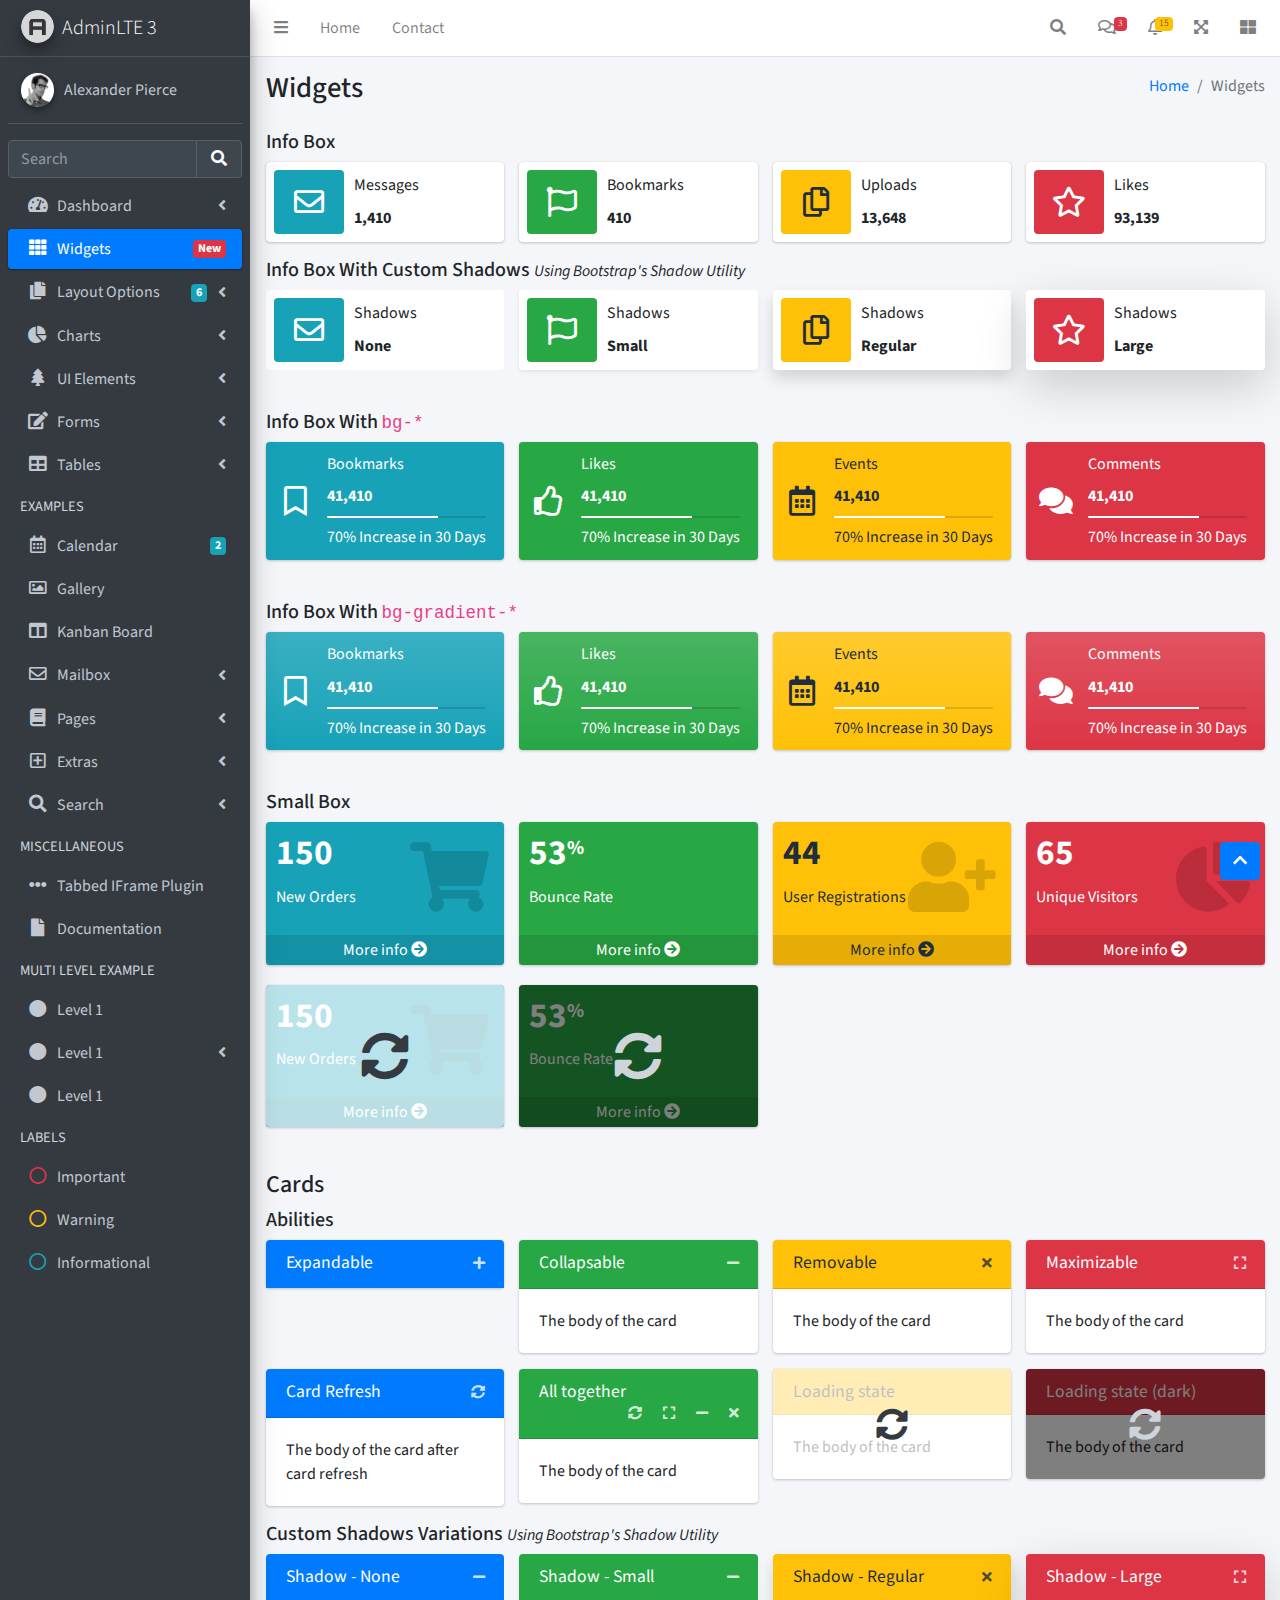
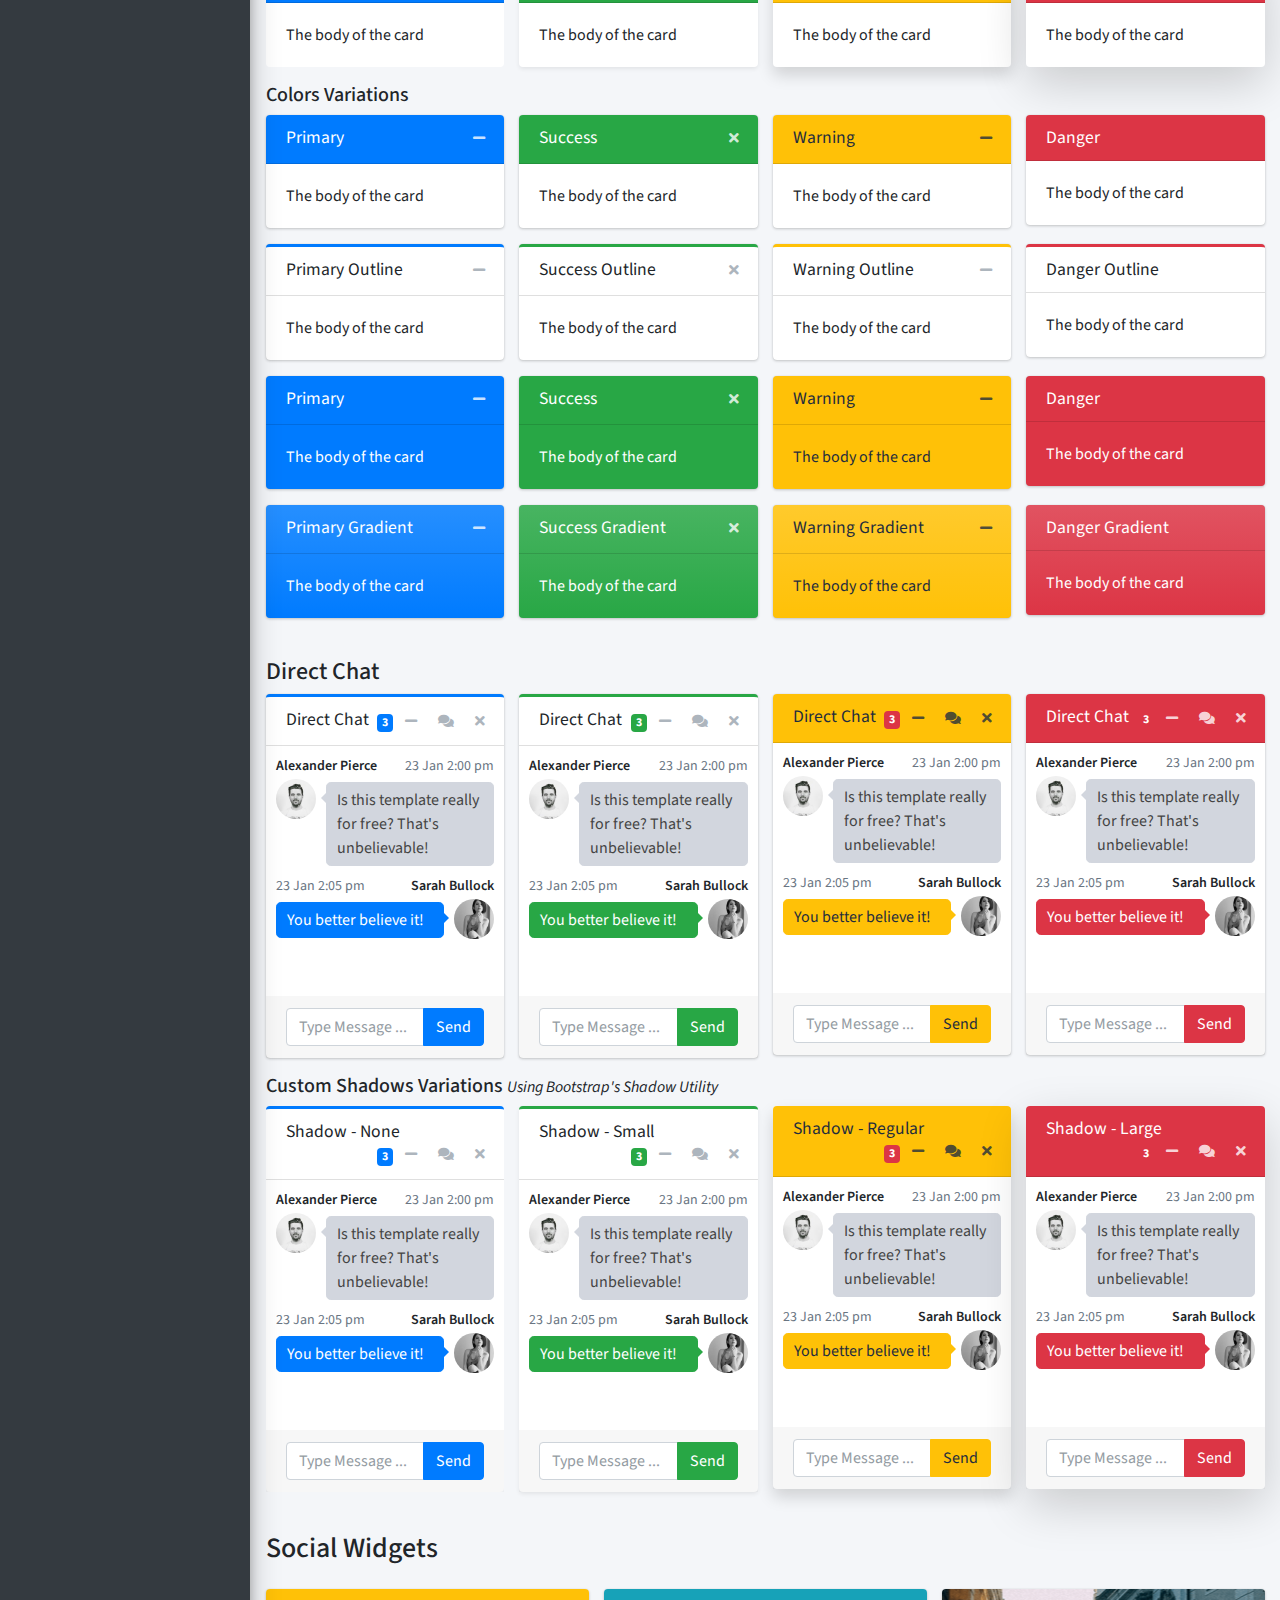
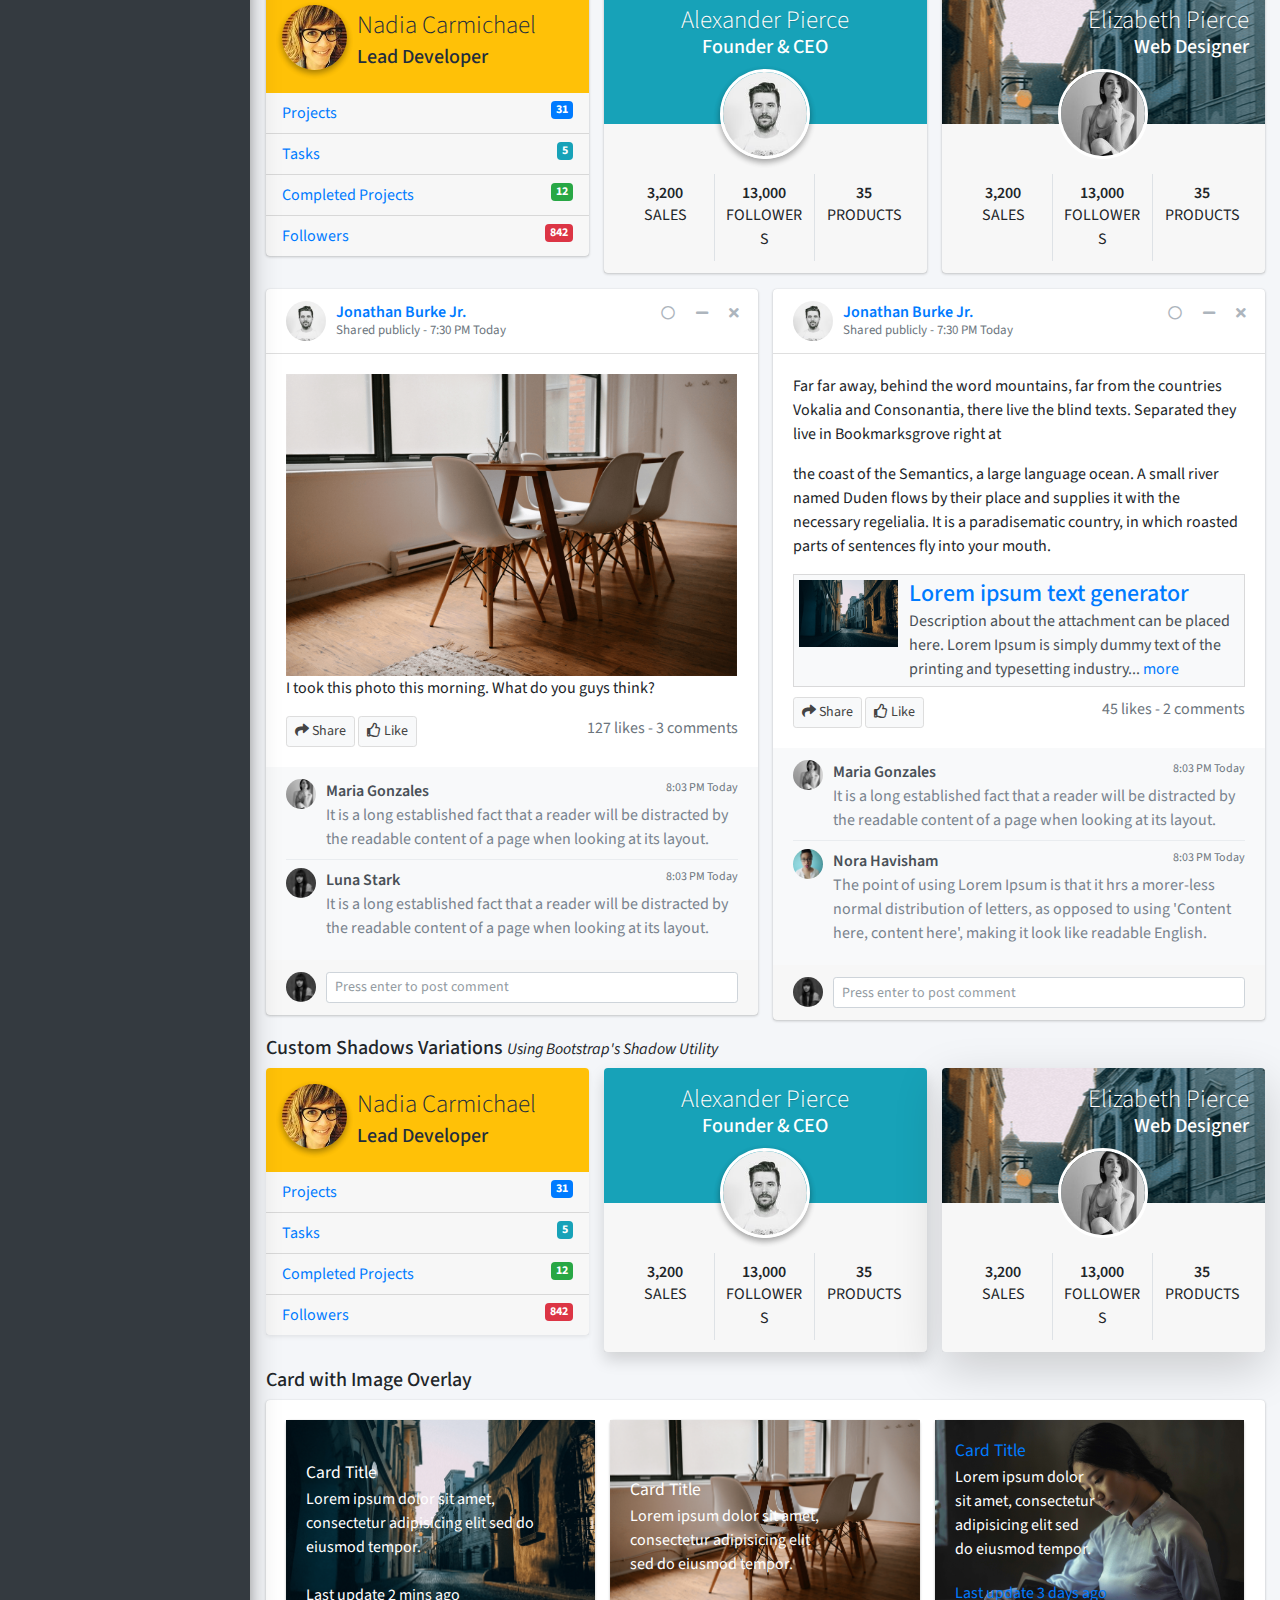
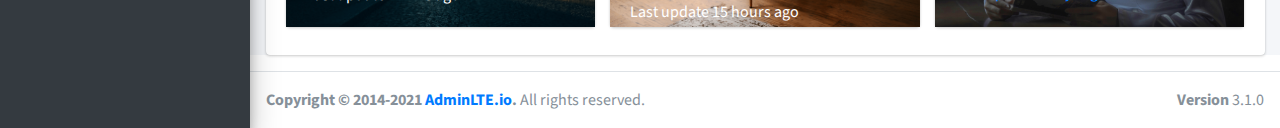
<file: admin-lte/pages/widgets.html>
<!DOCTYPE html>
<html lang="en">
<head>
  <meta charset="utf-8">
  <meta name="viewport" content="width=device-width, initial-scale=1">
  <title>AdminLTE 3 | Widgets</title>

  <!-- Google Font: Source Sans Pro -->
  <link rel="stylesheet" href="https://fonts.googleapis.com/css?family=Source+Sans+Pro:300,400,400i,700&display=fallback">
  <!-- Font Awesome -->
  <link rel="stylesheet" href="../plugins/fontawesome-free/css/all.min.css">
  <!-- Ionicons -->
  <link rel="stylesheet" href="https://code.ionicframework.com/ionicons/2.0.1/css/ionicons.min.css">
  <!-- Theme style -->
  <link rel="stylesheet" href="../dist/css/adminlte.min.css">
</head>
<body class="hold-transition sidebar-mini">
<div class="wrapper">
  <!-- Navbar -->
  <nav class="main-header navbar navbar-expand navbar-white navbar-light">
    <!-- Left navbar links -->
    <ul class="navbar-nav">
      <li class="nav-item">
        <a class="nav-link" data-widget="pushmenu" href="#" role="button"><i class="fas fa-bars"></i></a>
      </li>
      <li class="nav-item d-none d-sm-inline-block">
        <a href="../index3.html" class="nav-link">Home</a>
      </li>
      <li class="nav-item d-none d-sm-inline-block">
        <a href="#" class="nav-link">Contact</a>
      </li>
    </ul>

    <!-- Right navbar links -->
    <ul class="navbar-nav ml-auto">
      <!-- Navbar Search -->
      <li class="nav-item">
        <a class="nav-link" data-widget="navbar-search" href="#" role="button">
          <i class="fas fa-search"></i>
        </a>
        <div class="navbar-search-block">
          <form class="form-inline">
            <div class="input-group input-group-sm">
              <input class="form-control form-control-navbar" type="search" placeholder="Search" aria-label="Search">
              <div class="input-group-append">
                <button class="btn btn-navbar" type="submit">
                  <i class="fas fa-search"></i>
                </button>
                <button class="btn btn-navbar" type="button" data-widget="navbar-search">
                  <i class="fas fa-times"></i>
                </button>
              </div>
            </div>
          </form>
        </div>
      </li>

      <!-- Messages Dropdown Menu -->
      <li class="nav-item dropdown">
        <a class="nav-link" data-toggle="dropdown" href="#">
          <i class="far fa-comments"></i>
          <span class="badge badge-danger navbar-badge">3</span>
        </a>
        <div class="dropdown-menu dropdown-menu-lg dropdown-menu-right">
          <a href="#" class="dropdown-item">
            <!-- Message Start -->
            <div class="media">
              <img src="../dist/img/user1-128x128.jpg" alt="User Avatar" class="img-size-50 mr-3 img-circle">
              <div class="media-body">
                <h3 class="dropdown-item-title">
                  Brad Diesel
                  <span class="float-right text-sm text-danger"><i class="fas fa-star"></i></span>
                </h3>
                <p class="text-sm">Call me whenever you can...</p>
                <p class="text-sm text-muted"><i class="far fa-clock mr-1"></i> 4 Hours Ago</p>
              </div>
            </div>
            <!-- Message End -->
          </a>
          <div class="dropdown-divider"></div>
          <a href="#" class="dropdown-item">
            <!-- Message Start -->
            <div class="media">
              <img src="../dist/img/user8-128x128.jpg" alt="User Avatar" class="img-size-50 img-circle mr-3">
              <div class="media-body">
                <h3 class="dropdown-item-title">
                  John Pierce
                  <span class="float-right text-sm text-muted"><i class="fas fa-star"></i></span>
                </h3>
                <p class="text-sm">I got your message bro</p>
                <p class="text-sm text-muted"><i class="far fa-clock mr-1"></i> 4 Hours Ago</p>
              </div>
            </div>
            <!-- Message End -->
          </a>
          <div class="dropdown-divider"></div>
          <a href="#" class="dropdown-item">
            <!-- Message Start -->
            <div class="media">
              <img src="../dist/img/user3-128x128.jpg" alt="User Avatar" class="img-size-50 img-circle mr-3">
              <div class="media-body">
                <h3 class="dropdown-item-title">
                  Nora Silvester
                  <span class="float-right text-sm text-warning"><i class="fas fa-star"></i></span>
                </h3>
                <p class="text-sm">The subject goes here</p>
                <p class="text-sm text-muted"><i class="far fa-clock mr-1"></i> 4 Hours Ago</p>
              </div>
            </div>
            <!-- Message End -->
          </a>
          <div class="dropdown-divider"></div>
          <a href="#" class="dropdown-item dropdown-footer">See All Messages</a>
        </div>
      </li>
      <!-- Notifications Dropdown Menu -->
      <li class="nav-item dropdown">
        <a class="nav-link" data-toggle="dropdown" href="#">
          <i class="far fa-bell"></i>
          <span class="badge badge-warning navbar-badge">15</span>
        </a>
        <div class="dropdown-menu dropdown-menu-lg dropdown-menu-right">
          <span class="dropdown-item dropdown-header">15 Notifications</span>
          <div class="dropdown-divider"></div>
          <a href="#" class="dropdown-item">
            <i class="fas fa-envelope mr-2"></i> 4 new messages
            <span class="float-right text-muted text-sm">3 mins</span>
          </a>
          <div class="dropdown-divider"></div>
          <a href="#" class="dropdown-item">
            <i class="fas fa-users mr-2"></i> 8 friend requests
            <span class="float-right text-muted text-sm">12 hours</span>
          </a>
          <div class="dropdown-divider"></div>
          <a href="#" class="dropdown-item">
            <i class="fas fa-file mr-2"></i> 3 new reports
            <span class="float-right text-muted text-sm">2 days</span>
          </a>
          <div class="dropdown-divider"></div>
          <a href="#" class="dropdown-item dropdown-footer">See All Notifications</a>
        </div>
      </li>
      <li class="nav-item">
        <a class="nav-link" data-widget="fullscreen" href="#" role="button">
          <i class="fas fa-expand-arrows-alt"></i>
        </a>
      </li>
      <li class="nav-item">
        <a class="nav-link" data-widget="control-sidebar" data-slide="true" href="#" role="button">
          <i class="fas fa-th-large"></i>
        </a>
      </li>
    </ul>
  </nav>
  <!-- /.navbar -->

  <!-- Main Sidebar Container -->
  <aside class="main-sidebar sidebar-dark-primary elevation-4">
    <!-- Brand Logo -->
    <a href="../index3.html" class="brand-link">
      <img src="../dist/img/AdminLTELogo.png" alt="AdminLTE Logo" class="brand-image img-circle elevation-3" style="opacity: .8">
      <span class="brand-text font-weight-light">AdminLTE 3</span>
    </a>

    <!-- Sidebar -->
    <div class="sidebar">
      <!-- Sidebar user panel (optional) -->
      <div class="user-panel mt-3 pb-3 mb-3 d-flex">
        <div class="image">
          <img src="../dist/img/user2-160x160.jpg" class="img-circle elevation-2" alt="User Image">
        </div>
        <div class="info">
          <a href="#" class="d-block">Alexander Pierce</a>
        </div>
      </div>

      <!-- SidebarSearch Form -->
      <div class="form-inline">
        <div class="input-group" data-widget="sidebar-search">
          <input class="form-control form-control-sidebar" type="search" placeholder="Search" aria-label="Search">
          <div class="input-group-append">
            <button class="btn btn-sidebar">
              <i class="fas fa-search fa-fw"></i>
            </button>
          </div>
        </div>
      </div>

      <!-- Sidebar Menu -->
      <nav class="mt-2">
        <ul class="nav nav-pills nav-sidebar flex-column" data-widget="treeview" role="menu" data-accordion="false">
          <!-- Add icons to the links using the .nav-icon class
               with font-awesome or any other icon font library -->
          <li class="nav-item">
            <a href="#" class="nav-link">
              <i class="nav-icon fas fa-tachometer-alt"></i>
              <p>
                Dashboard
                <i class="right fas fa-angle-left"></i>
              </p>
            </a>
            <ul class="nav nav-treeview">
              <li class="nav-item">
                <a href="../index.html" class="nav-link">
                  <i class="far fa-circle nav-icon"></i>
                  <p>Dashboard v1</p>
                </a>
              </li>
              <li class="nav-item">
                <a href="../index2.html" class="nav-link">
                  <i class="far fa-circle nav-icon"></i>
                  <p>Dashboard v2</p>
                </a>
              </li>
              <li class="nav-item">
                <a href="../index3.html" class="nav-link">
                  <i class="far fa-circle nav-icon"></i>
                  <p>Dashboard v3</p>
                </a>
              </li>
            </ul>
          </li>
          <li class="nav-item">
            <a href="widgets.html" class="nav-link active">
              <i class="nav-icon fas fa-th"></i>
              <p>
                Widgets
                <span class="right badge badge-danger">New</span>
              </p>
            </a>
          </li>
          <li class="nav-item">
            <a href="#" class="nav-link">
              <i class="nav-icon fas fa-copy"></i>
              <p>
                Layout Options
                <i class="fas fa-angle-left right"></i>
                <span class="badge badge-info right">6</span>
              </p>
            </a>
            <ul class="nav nav-treeview">
              <li class="nav-item">
                <a href="layout/top-nav.html" class="nav-link">
                  <i class="far fa-circle nav-icon"></i>
                  <p>Top Navigation</p>
                </a>
              </li>
              <li class="nav-item">
                <a href="layout/top-nav-sidebar.html" class="nav-link">
                  <i class="far fa-circle nav-icon"></i>
                  <p>Top Navigation + Sidebar</p>
                </a>
              </li>
              <li class="nav-item">
                <a href="layout/boxed.html" class="nav-link">
                  <i class="far fa-circle nav-icon"></i>
                  <p>Boxed</p>
                </a>
              </li>
              <li class="nav-item">
                <a href="layout/fixed-sidebar.html" class="nav-link">
                  <i class="far fa-circle nav-icon"></i>
                  <p>Fixed Sidebar</p>
                </a>
              </li>
              <li class="nav-item">
                <a href="layout/fixed-sidebar-custom.html" class="nav-link">
                  <i class="far fa-circle nav-icon"></i>
                  <p>Fixed Sidebar <small>+ Custom Area</small></p>
                </a>
              </li>
              <li class="nav-item">
                <a href="layout/fixed-topnav.html" class="nav-link">
                  <i class="far fa-circle nav-icon"></i>
                  <p>Fixed Navbar</p>
                </a>
              </li>
              <li class="nav-item">
                <a href="layout/fixed-footer.html" class="nav-link">
                  <i class="far fa-circle nav-icon"></i>
                  <p>Fixed Footer</p>
                </a>
              </li>
              <li class="nav-item">
                <a href="layout/collapsed-sidebar.html" class="nav-link">
                  <i class="far fa-circle nav-icon"></i>
                  <p>Collapsed Sidebar</p>
                </a>
              </li>
            </ul>
          </li>
          <li class="nav-item">
            <a href="#" class="nav-link">
              <i class="nav-icon fas fa-chart-pie"></i>
              <p>
                Charts
                <i class="right fas fa-angle-left"></i>
              </p>
            </a>
            <ul class="nav nav-treeview">
              <li class="nav-item">
                <a href="charts/chartjs.html" class="nav-link">
                  <i class="far fa-circle nav-icon"></i>
                  <p>ChartJS</p>
                </a>
              </li>
              <li class="nav-item">
                <a href="charts/flot.html" class="nav-link">
                  <i class="far fa-circle nav-icon"></i>
                  <p>Flot</p>
                </a>
              </li>
              <li class="nav-item">
                <a href="charts/inline.html" class="nav-link">
                  <i class="far fa-circle nav-icon"></i>
                  <p>Inline</p>
                </a>
              </li>
              <li class="nav-item">
                <a href="charts/uplot.html" class="nav-link">
                  <i class="far fa-circle nav-icon"></i>
                  <p>uPlot</p>
                </a>
              </li>
            </ul>
          </li>
          <li class="nav-item">
            <a href="#" class="nav-link">
              <i class="nav-icon fas fa-tree"></i>
              <p>
                UI Elements
                <i class="fas fa-angle-left right"></i>
              </p>
            </a>
            <ul class="nav nav-treeview">
              <li class="nav-item">
                <a href="UI/general.html" class="nav-link">
                  <i class="far fa-circle nav-icon"></i>
                  <p>General</p>
                </a>
              </li>
              <li class="nav-item">
                <a href="UI/icons.html" class="nav-link">
                  <i class="far fa-circle nav-icon"></i>
                  <p>Icons</p>
                </a>
              </li>
              <li class="nav-item">
                <a href="UI/buttons.html" class="nav-link">
                  <i class="far fa-circle nav-icon"></i>
                  <p>Buttons</p>
                </a>
              </li>
              <li class="nav-item">
                <a href="UI/sliders.html" class="nav-link">
                  <i class="far fa-circle nav-icon"></i>
                  <p>Sliders</p>
                </a>
              </li>
              <li class="nav-item">
                <a href="UI/modals.html" class="nav-link">
                  <i class="far fa-circle nav-icon"></i>
                  <p>Modals & Alerts</p>
                </a>
              </li>
              <li class="nav-item">
                <a href="UI/navbar.html" class="nav-link">
                  <i class="far fa-circle nav-icon"></i>
                  <p>Navbar & Tabs</p>
                </a>
              </li>
              <li class="nav-item">
                <a href="UI/timeline.html" class="nav-link">
                  <i class="far fa-circle nav-icon"></i>
                  <p>Timeline</p>
                </a>
              </li>
              <li class="nav-item">
                <a href="UI/ribbons.html" class="nav-link">
                  <i class="far fa-circle nav-icon"></i>
                  <p>Ribbons</p>
                </a>
              </li>
            </ul>
          </li>
          <li class="nav-item">
            <a href="#" class="nav-link">
              <i class="nav-icon fas fa-edit"></i>
              <p>
                Forms
                <i class="fas fa-angle-left right"></i>
              </p>
            </a>
            <ul class="nav nav-treeview">
              <li class="nav-item">
                <a href="forms/general.html" class="nav-link">
                  <i class="far fa-circle nav-icon"></i>
                  <p>General Elements</p>
                </a>
              </li>
              <li class="nav-item">
                <a href="forms/advanced.html" class="nav-link">
                  <i class="far fa-circle nav-icon"></i>
                  <p>Advanced Elements</p>
                </a>
              </li>
              <li class="nav-item">
                <a href="forms/editors.html" class="nav-link">
                  <i class="far fa-circle nav-icon"></i>
                  <p>Editors</p>
                </a>
              </li>
              <li class="nav-item">
                <a href="forms/validation.html" class="nav-link">
                  <i class="far fa-circle nav-icon"></i>
                  <p>Validation</p>
                </a>
              </li>
            </ul>
          </li>
          <li class="nav-item">
            <a href="#" class="nav-link">
              <i class="nav-icon fas fa-table"></i>
              <p>
                Tables
                <i class="fas fa-angle-left right"></i>
              </p>
            </a>
            <ul class="nav nav-treeview">
              <li class="nav-item">
                <a href="tables/simple.html" class="nav-link">
                  <i class="far fa-circle nav-icon"></i>
                  <p>Simple Tables</p>
                </a>
              </li>
              <li class="nav-item">
                <a href="tables/data.html" class="nav-link">
                  <i class="far fa-circle nav-icon"></i>
                  <p>DataTables</p>
                </a>
              </li>
              <li class="nav-item">
                <a href="tables/jsgrid.html" class="nav-link">
                  <i class="far fa-circle nav-icon"></i>
                  <p>jsGrid</p>
                </a>
              </li>
            </ul>
          </li>
          <li class="nav-header">EXAMPLES</li>
          <li class="nav-item">
            <a href="calendar.html" class="nav-link">
              <i class="nav-icon far fa-calendar-alt"></i>
              <p>
                Calendar
                <span class="badge badge-info right">2</span>
              </p>
            </a>
          </li>
          <li class="nav-item">
            <a href="gallery.html" class="nav-link">
              <i class="nav-icon far fa-image"></i>
              <p>
                Gallery
              </p>
            </a>
          </li>
          <li class="nav-item">
            <a href="kanban.html" class="nav-link">
              <i class="nav-icon fas fa-columns"></i>
              <p>
                Kanban Board
              </p>
            </a>
          </li>
          <li class="nav-item">
            <a href="#" class="nav-link">
              <i class="nav-icon far fa-envelope"></i>
              <p>
                Mailbox
                <i class="fas fa-angle-left right"></i>
              </p>
            </a>
            <ul class="nav nav-treeview">
              <li class="nav-item">
                <a href="mailbox/mailbox.html" class="nav-link">
                  <i class="far fa-circle nav-icon"></i>
                  <p>Inbox</p>
                </a>
              </li>
              <li class="nav-item">
                <a href="mailbox/compose.html" class="nav-link">
                  <i class="far fa-circle nav-icon"></i>
                  <p>Compose</p>
                </a>
              </li>
              <li class="nav-item">
                <a href="mailbox/read-mail.html" class="nav-link">
                  <i class="far fa-circle nav-icon"></i>
                  <p>Read</p>
                </a>
              </li>
            </ul>
          </li>
          <li class="nav-item">
            <a href="#" class="nav-link">
              <i class="nav-icon fas fa-book"></i>
              <p>
                Pages
                <i class="fas fa-angle-left right"></i>
              </p>
            </a>
            <ul class="nav nav-treeview">
              <li class="nav-item">
                <a href="examples/invoice.html" class="nav-link">
                  <i class="far fa-circle nav-icon"></i>
                  <p>Invoice</p>
                </a>
              </li>
              <li class="nav-item">
                <a href="examples/profile.html" class="nav-link">
                  <i class="far fa-circle nav-icon"></i>
                  <p>Profile</p>
                </a>
              </li>
              <li class="nav-item">
                <a href="examples/e-commerce.html" class="nav-link">
                  <i class="far fa-circle nav-icon"></i>
                  <p>E-commerce</p>
                </a>
              </li>
              <li class="nav-item">
                <a href="examples/projects.html" class="nav-link">
                  <i class="far fa-circle nav-icon"></i>
                  <p>Projects</p>
                </a>
              </li>
              <li class="nav-item">
                <a href="examples/project-add.html" class="nav-link">
                  <i class="far fa-circle nav-icon"></i>
                  <p>Project Add</p>
                </a>
              </li>
              <li class="nav-item">
                <a href="examples/project-edit.html" class="nav-link">
                  <i class="far fa-circle nav-icon"></i>
                  <p>Project Edit</p>
                </a>
              </li>
              <li class="nav-item">
                <a href="examples/project-detail.html" class="nav-link">
                  <i class="far fa-circle nav-icon"></i>
                  <p>Project Detail</p>
                </a>
              </li>
              <li class="nav-item">
                <a href="examples/contacts.html" class="nav-link">
                  <i class="far fa-circle nav-icon"></i>
                  <p>Contacts</p>
                </a>
              </li>
              <li class="nav-item">
                <a href="examples/faq.html" class="nav-link">
                  <i class="far fa-circle nav-icon"></i>
                  <p>FAQ</p>
                </a>
              </li>
              <li class="nav-item">
                <a href="examples/contact-us.html" class="nav-link">
                  <i class="far fa-circle nav-icon"></i>
                  <p>Contact us</p>
                </a>
              </li>
            </ul>
          </li>
          <li class="nav-item">
            <a href="#" class="nav-link">
              <i class="nav-icon far fa-plus-square"></i>
              <p>
                Extras
                <i class="fas fa-angle-left right"></i>
              </p>
            </a>
            <ul class="nav nav-treeview">
              <li class="nav-item">
                <a href="#" class="nav-link">
                  <i class="far fa-circle nav-icon"></i>
                  <p>
                    Login & Register v1
                    <i class="fas fa-angle-left right"></i>
                  </p>
                </a>
                <ul class="nav nav-treeview">
                  <li class="nav-item">
                    <a href="examples/login.html" class="nav-link">
                      <i class="far fa-circle nav-icon"></i>
                      <p>Login v1</p>
                    </a>
                  </li>
                  <li class="nav-item">
                    <a href="examples/register.html" class="nav-link">
                      <i class="far fa-circle nav-icon"></i>
                      <p>Register v1</p>
                    </a>
                  </li>
                  <li class="nav-item">
                    <a href="examples/forgot-password.html" class="nav-link">
                      <i class="far fa-circle nav-icon"></i>
                      <p>Forgot Password v1</p>
                    </a>
                  </li>
                  <li class="nav-item">
                    <a href="examples/recover-password.html" class="nav-link">
                      <i class="far fa-circle nav-icon"></i>
                      <p>Recover Password v1</p>
                    </a>
                  </li>
                </ul>
              </li>
              <li class="nav-item">
                <a href="#" class="nav-link">
                  <i class="far fa-circle nav-icon"></i>
                  <p>
                    Login & Register v2
                    <i class="fas fa-angle-left right"></i>
                  </p>
                </a>
                <ul class="nav nav-treeview">
                  <li class="nav-item">
                    <a href="examples/login-v2.html" class="nav-link">
                      <i class="far fa-circle nav-icon"></i>
                      <p>Login v2</p>
                    </a>
                  </li>
                  <li class="nav-item">
                    <a href="examples/register-v2.html" class="nav-link">
                      <i class="far fa-circle nav-icon"></i>
                      <p>Register v2</p>
                    </a>
                  </li>
                  <li class="nav-item">
                    <a href="examples/forgot-password-v2.html" class="nav-link">
                      <i class="far fa-circle nav-icon"></i>
                      <p>Forgot Password v2</p>
                    </a>
                  </li>
                  <li class="nav-item">
                    <a href="examples/recover-password-v2.html" class="nav-link">
                      <i class="far fa-circle nav-icon"></i>
                      <p>Recover Password v2</p>
                    </a>
                  </li>
                </ul>
              </li>
              <li class="nav-item">
                <a href="examples/lockscreen.html" class="nav-link">
                  <i class="far fa-circle nav-icon"></i>
                  <p>Lockscreen</p>
                </a>
              </li>
              <li class="nav-item">
                <a href="examples/legacy-user-menu.html" class="nav-link">
                  <i class="far fa-circle nav-icon"></i>
                  <p>Legacy User Menu</p>
                </a>
              </li>
              <li class="nav-item">
                <a href="examples/language-menu.html" class="nav-link">
                  <i class="far fa-circle nav-icon"></i>
                  <p>Language Menu</p>
                </a>
              </li>
              <li class="nav-item">
                <a href="examples/404.html" class="nav-link">
                  <i class="far fa-circle nav-icon"></i>
                  <p>Error 404</p>
                </a>
              </li>
              <li class="nav-item">
                <a href="examples/500.html" class="nav-link">
                  <i class="far fa-circle nav-icon"></i>
                  <p>Error 500</p>
                </a>
              </li>
              <li class="nav-item">
                <a href="examples/pace.html" class="nav-link">
                  <i class="far fa-circle nav-icon"></i>
                  <p>Pace</p>
                </a>
              </li>
              <li class="nav-item">
                <a href="examples/blank.html" class="nav-link">
                  <i class="far fa-circle nav-icon"></i>
                  <p>Blank Page</p>
                </a>
              </li>
              <li class="nav-item">
                <a href="../starter.html" class="nav-link">
                  <i class="far fa-circle nav-icon"></i>
                  <p>Starter Page</p>
                </a>
              </li>
            </ul>
          </li>
          <li class="nav-item">
            <a href="#" class="nav-link">
              <i class="nav-icon fas fa-search"></i>
              <p>
                Search
                <i class="fas fa-angle-left right"></i>
              </p>
            </a>
            <ul class="nav nav-treeview">
              <li class="nav-item">
                <a href="search/simple.html" class="nav-link">
                  <i class="far fa-circle nav-icon"></i>
                  <p>Simple Search</p>
                </a>
              </li>
              <li class="nav-item">
                <a href="search/enhanced.html" class="nav-link">
                  <i class="far fa-circle nav-icon"></i>
                  <p>Enhanced</p>
                </a>
              </li>
            </ul>
          </li>
          <li class="nav-header">MISCELLANEOUS</li>
          <li class="nav-item">
            <a href="../iframe.html" class="nav-link">
              <i class="nav-icon fas fa-ellipsis-h"></i>
              <p>Tabbed IFrame Plugin</p>
            </a>
          </li>
          <li class="nav-item">
            <a href="https://adminlte.io/docs/3.1/" class="nav-link">
              <i class="nav-icon fas fa-file"></i>
              <p>Documentation</p>
            </a>
          </li>
          <li class="nav-header">MULTI LEVEL EXAMPLE</li>
          <li class="nav-item">
            <a href="#" class="nav-link">
              <i class="fas fa-circle nav-icon"></i>
              <p>Level 1</p>
            </a>
          </li>
          <li class="nav-item">
            <a href="#" class="nav-link">
              <i class="nav-icon fas fa-circle"></i>
              <p>
                Level 1
                <i class="right fas fa-angle-left"></i>
              </p>
            </a>
            <ul class="nav nav-treeview">
              <li class="nav-item">
                <a href="#" class="nav-link">
                  <i class="far fa-circle nav-icon"></i>
                  <p>Level 2</p>
                </a>
              </li>
              <li class="nav-item">
                <a href="#" class="nav-link">
                  <i class="far fa-circle nav-icon"></i>
                  <p>
                    Level 2
                    <i class="right fas fa-angle-left"></i>
                  </p>
                </a>
                <ul class="nav nav-treeview">
                  <li class="nav-item">
                    <a href="#" class="nav-link">
                      <i class="far fa-dot-circle nav-icon"></i>
                      <p>Level 3</p>
                    </a>
                  </li>
                  <li class="nav-item">
                    <a href="#" class="nav-link">
                      <i class="far fa-dot-circle nav-icon"></i>
                      <p>Level 3</p>
                    </a>
                  </li>
                  <li class="nav-item">
                    <a href="#" class="nav-link">
                      <i class="far fa-dot-circle nav-icon"></i>
                      <p>Level 3</p>
                    </a>
                  </li>
                </ul>
              </li>
              <li class="nav-item">
                <a href="#" class="nav-link">
                  <i class="far fa-circle nav-icon"></i>
                  <p>Level 2</p>
                </a>
              </li>
            </ul>
          </li>
          <li class="nav-item">
            <a href="#" class="nav-link">
              <i class="fas fa-circle nav-icon"></i>
              <p>Level 1</p>
            </a>
          </li>
          <li class="nav-header">LABELS</li>
          <li class="nav-item">
            <a href="#" class="nav-link">
              <i class="nav-icon far fa-circle text-danger"></i>
              <p class="text">Important</p>
            </a>
          </li>
          <li class="nav-item">
            <a href="#" class="nav-link">
              <i class="nav-icon far fa-circle text-warning"></i>
              <p>Warning</p>
            </a>
          </li>
          <li class="nav-item">
            <a href="#" class="nav-link">
              <i class="nav-icon far fa-circle text-info"></i>
              <p>Informational</p>
            </a>
          </li>
        </ul>
      </nav>
      <!-- /.sidebar-menu -->
    </div>
    <!-- /.sidebar -->
  </aside>

  <!-- Content Wrapper. Contains page content -->
  <div class="content-wrapper">
    <!-- Content Header (Page header) -->
    <section class="content-header">
      <div class="container-fluid">
        <div class="row mb-2">
          <div class="col-sm-6">
            <h1>Widgets</h1>
          </div>
          <div class="col-sm-6">
            <ol class="breadcrumb float-sm-right">
              <li class="breadcrumb-item"><a href="#">Home</a></li>
              <li class="breadcrumb-item active">Widgets</li>
            </ol>
          </div>
        </div>
      </div><!-- /.container-fluid -->
    </section>

    <!-- Main content -->
    <section class="content">
      <div class="container-fluid">
        <h5 class="mb-2">Info Box</h5>
        <div class="row">
          <div class="col-md-3 col-sm-6 col-12">
            <div class="info-box">
              <span class="info-box-icon bg-info"><i class="far fa-envelope"></i></span>

              <div class="info-box-content">
                <span class="info-box-text">Messages</span>
                <span class="info-box-number">1,410</span>
              </div>
              <!-- /.info-box-content -->
            </div>
            <!-- /.info-box -->
          </div>
          <!-- /.col -->
          <div class="col-md-3 col-sm-6 col-12">
            <div class="info-box">
              <span class="info-box-icon bg-success"><i class="far fa-flag"></i></span>

              <div class="info-box-content">
                <span class="info-box-text">Bookmarks</span>
                <span class="info-box-number">410</span>
              </div>
              <!-- /.info-box-content -->
            </div>
            <!-- /.info-box -->
          </div>
          <!-- /.col -->
          <div class="col-md-3 col-sm-6 col-12">
            <div class="info-box">
              <span class="info-box-icon bg-warning"><i class="far fa-copy"></i></span>

              <div class="info-box-content">
                <span class="info-box-text">Uploads</span>
                <span class="info-box-number">13,648</span>
              </div>
              <!-- /.info-box-content -->
            </div>
            <!-- /.info-box -->
          </div>
          <!-- /.col -->
          <div class="col-md-3 col-sm-6 col-12">
            <div class="info-box">
              <span class="info-box-icon bg-danger"><i class="far fa-star"></i></span>

              <div class="info-box-content">
                <span class="info-box-text">Likes</span>
                <span class="info-box-number">93,139</span>
              </div>
              <!-- /.info-box-content -->
            </div>
            <!-- /.info-box -->
          </div>
          <!-- /.col -->
        </div>
        <!-- /.row -->

        <!-- =========================================================== -->
        <h5 class="mb-2">Info Box With Custom Shadows <small><i>Using Bootstrap's Shadow Utility</i></small></h5>
        <div class="row">
          <div class="col-md-3 col-sm-6 col-12">
            <div class="info-box shadow-none">
              <span class="info-box-icon bg-info"><i class="far fa-envelope"></i></span>

              <div class="info-box-content">
                <span class="info-box-text">Shadows</span>
                <span class="info-box-number">None</span>
              </div>
              <!-- /.info-box-content -->
            </div>
            <!-- /.info-box -->
          </div>
          <!-- /.col -->
          <div class="col-md-3 col-sm-6 col-12">
            <div class="info-box shadow-sm">
              <span class="info-box-icon bg-success"><i class="far fa-flag"></i></span>

              <div class="info-box-content">
                <span class="info-box-text">Shadows</span>
                <span class="info-box-number">Small</span>
              </div>
              <!-- /.info-box-content -->
            </div>
            <!-- /.info-box -->
          </div>
          <!-- /.col -->
          <div class="col-md-3 col-sm-6 col-12">
            <div class="info-box shadow">
              <span class="info-box-icon bg-warning"><i class="far fa-copy"></i></span>

              <div class="info-box-content">
                <span class="info-box-text">Shadows</span>
                <span class="info-box-number">Regular</span>
              </div>
              <!-- /.info-box-content -->
            </div>
            <!-- /.info-box -->
          </div>
          <!-- /.col -->
          <div class="col-md-3 col-sm-6 col-12">
            <div class="info-box shadow-lg">
              <span class="info-box-icon bg-danger"><i class="far fa-star"></i></span>

              <div class="info-box-content">
                <span class="info-box-text">Shadows</span>
                <span class="info-box-number">Large</span>
              </div>
              <!-- /.info-box-content -->
            </div>
            <!-- /.info-box -->
          </div>
          <!-- /.col -->
        </div>
        <!-- /.row -->

        <!-- =========================================================== -->
        <h5 class="mt-4 mb-2">Info Box With <code>bg-*</code></h5>
        <div class="row">
          <div class="col-md-3 col-sm-6 col-12">
            <div class="info-box bg-info">
              <span class="info-box-icon"><i class="far fa-bookmark"></i></span>

              <div class="info-box-content">
                <span class="info-box-text">Bookmarks</span>
                <span class="info-box-number">41,410</span>

                <div class="progress">
                  <div class="progress-bar" style="width: 70%"></div>
                </div>
                <span class="progress-description">
                  70% Increase in 30 Days
                </span>
              </div>
              <!-- /.info-box-content -->
            </div>
            <!-- /.info-box -->
          </div>
          <!-- /.col -->
          <div class="col-md-3 col-sm-6 col-12">
            <div class="info-box bg-success">
              <span class="info-box-icon"><i class="far fa-thumbs-up"></i></span>

              <div class="info-box-content">
                <span class="info-box-text">Likes</span>
                <span class="info-box-number">41,410</span>

                <div class="progress">
                  <div class="progress-bar" style="width: 70%"></div>
                </div>
                <span class="progress-description">
                  70% Increase in 30 Days
                </span>
              </div>
              <!-- /.info-box-content -->
            </div>
            <!-- /.info-box -->
          </div>
          <!-- /.col -->
          <div class="col-md-3 col-sm-6 col-12">
            <div class="info-box bg-warning">
              <span class="info-box-icon"><i class="far fa-calendar-alt"></i></span>

              <div class="info-box-content">
                <span class="info-box-text">Events</span>
                <span class="info-box-number">41,410</span>

                <div class="progress">
                  <div class="progress-bar" style="width: 70%"></div>
                </div>
                <span class="progress-description">
                  70% Increase in 30 Days
                </span>
              </div>
              <!-- /.info-box-content -->
            </div>
            <!-- /.info-box -->
          </div>
          <!-- /.col -->
          <div class="col-md-3 col-sm-6 col-12">
            <div class="info-box bg-danger">
              <span class="info-box-icon"><i class="fas fa-comments"></i></span>

              <div class="info-box-content">
                <span class="info-box-text">Comments</span>
                <span class="info-box-number">41,410</span>

                <div class="progress">
                  <div class="progress-bar" style="width: 70%"></div>
                </div>
                <span class="progress-description">
                  70% Increase in 30 Days
                </span>
              </div>
              <!-- /.info-box-content -->
            </div>
            <!-- /.info-box -->
          </div>
          <!-- /.col -->
        </div>
        <!-- /.row -->

        <!-- =========================================================== -->
        <h5 class="mt-4 mb-2">Info Box With <code>bg-gradient-*</code></h5>
        <div class="row">
          <div class="col-md-3 col-sm-6 col-12">
            <div class="info-box bg-gradient-info">
              <span class="info-box-icon"><i class="far fa-bookmark"></i></span>

              <div class="info-box-content">
                <span class="info-box-text">Bookmarks</span>
                <span class="info-box-number">41,410</span>

                <div class="progress">
                  <div class="progress-bar" style="width: 70%"></div>
                </div>
                <span class="progress-description">
                  70% Increase in 30 Days
                </span>
              </div>
              <!-- /.info-box-content -->
            </div>
            <!-- /.info-box -->
          </div>
          <!-- /.col -->
          <div class="col-md-3 col-sm-6 col-12">
            <div class="info-box bg-gradient-success">
              <span class="info-box-icon"><i class="far fa-thumbs-up"></i></span>

              <div class="info-box-content">
                <span class="info-box-text">Likes</span>
                <span class="info-box-number">41,410</span>

                <div class="progress">
                  <div class="progress-bar" style="width: 70%"></div>
                </div>
                <span class="progress-description">
                  70% Increase in 30 Days
                </span>
              </div>
              <!-- /.info-box-content -->
            </div>
            <!-- /.info-box -->
          </div>
          <!-- /.col -->
          <div class="col-md-3 col-sm-6 col-12">
            <div class="info-box bg-gradient-warning">
              <span class="info-box-icon"><i class="far fa-calendar-alt"></i></span>

              <div class="info-box-content">
                <span class="info-box-text">Events</span>
                <span class="info-box-number">41,410</span>

                <div class="progress">
                  <div class="progress-bar" style="width: 70%"></div>
                </div>
                <span class="progress-description">
                  70% Increase in 30 Days
                </span>
              </div>
              <!-- /.info-box-content -->
            </div>
            <!-- /.info-box -->
          </div>
          <!-- /.col -->
          <div class="col-md-3 col-sm-6 col-12">
            <div class="info-box bg-gradient-danger">
              <span class="info-box-icon"><i class="fas fa-comments"></i></span>

              <div class="info-box-content">
                <span class="info-box-text">Comments</span>
                <span class="info-box-number">41,410</span>

                <div class="progress">
                  <div class="progress-bar" style="width: 70%"></div>
                </div>
                <span class="progress-description">
                  70% Increase in 30 Days
                </span>
              </div>
              <!-- /.info-box-content -->
            </div>
            <!-- /.info-box -->
          </div>
          <!-- /.col -->
        </div>
        <!-- /.row -->

        <!-- =========================================================== -->

        <!-- Small Box (Stat card) -->
        <h5 class="mb-2 mt-4">Small Box</h5>
        <div class="row">
          <div class="col-lg-3 col-6">
            <!-- small card -->
            <div class="small-box bg-info">
              <div class="inner">
                <h3>150</h3>

                <p>New Orders</p>
              </div>
              <div class="icon">
                <i class="fas fa-shopping-cart"></i>
              </div>
              <a href="#" class="small-box-footer">
                More info <i class="fas fa-arrow-circle-right"></i>
              </a>
            </div>
          </div>
          <!-- ./col -->
          <div class="col-lg-3 col-6">
            <!-- small card -->
            <div class="small-box bg-success">
              <div class="inner">
                <h3>53<sup style="font-size: 20px">%</sup></h3>

                <p>Bounce Rate</p>
              </div>
              <div class="icon">
                <i class="ion ion-stats-bars"></i>
              </div>
              <a href="#" class="small-box-footer">
                More info <i class="fas fa-arrow-circle-right"></i>
              </a>
            </div>
          </div>
          <!-- ./col -->
          <div class="col-lg-3 col-6">
            <!-- small card -->
            <div class="small-box bg-warning">
              <div class="inner">
                <h3>44</h3>

                <p>User Registrations</p>
              </div>
              <div class="icon">
                <i class="fas fa-user-plus"></i>
              </div>
              <a href="#" class="small-box-footer">
                More info <i class="fas fa-arrow-circle-right"></i>
              </a>
            </div>
          </div>
          <!-- ./col -->
          <div class="col-lg-3 col-6">
            <!-- small card -->
            <div class="small-box bg-danger">
              <div class="inner">
                <h3>65</h3>

                <p>Unique Visitors</p>
              </div>
              <div class="icon">
                <i class="fas fa-chart-pie"></i>
              </div>
              <a href="#" class="small-box-footer">
                More info <i class="fas fa-arrow-circle-right"></i>
              </a>
            </div>
          </div>
          <!-- ./col -->
        </div>
        <!-- /.row -->

        <!-- Small Box (Stat card) -->
        <div class="row">
          <div class="col-lg-3 col-6">
            <!-- small card -->
            <div class="small-box bg-info">
              <!-- Loading (remove the following to stop the loading)-->
              <div class="overlay">
                <i class="fas fa-3x fa-sync-alt"></i>
              </div>
              <!-- end loading -->
              <div class="inner">
                <h3>150</h3>

                <p>New Orders</p>
              </div>
              <div class="icon">
                <i class="fas fa-shopping-cart"></i>
              </div>
              <a href="#" class="small-box-footer">
                More info <i class="fas fa-arrow-circle-right"></i>
              </a>
            </div>
          </div>
          <!-- ./col -->
          <div class="col-lg-3 col-6">
            <!-- small card -->
            <div class="small-box bg-success">
              <!-- Loading (remove the following to stop the loading)-->
              <div class="overlay dark">
                <i class="fas fa-3x fa-sync-alt"></i>
              </div>
              <!-- end loading -->
              <div class="inner">
                <h3>53<sup style="font-size: 20px">%</sup></h3>

                <p>Bounce Rate</p>
              </div>
              <div class="icon">
                <i class="ion ion-stats-bars"></i>
              </div>
              <a href="#" class="small-box-footer">
                More info <i class="fas fa-arrow-circle-right"></i>
              </a>
            </div>
          </div>
          <!-- ./col -->
        </div>
        <!-- /.row -->

        <!-- =========================================================== -->
        <h4 class="mb-2 mt-4">Cards</h4>
        <h5 class="mb-2">Abilities</h5>
        <div class="row">
          <div class="col-md-3">
            <div class="card card-primary collapsed-card">
              <div class="card-header">
                <h3 class="card-title">Expandable</h3>

                <div class="card-tools">
                  <button type="button" class="btn btn-tool" data-card-widget="collapse"><i class="fas fa-plus"></i>
                  </button>
                </div>
                <!-- /.card-tools -->
              </div>
              <!-- /.card-header -->
              <div class="card-body">
                The body of the card
              </div>
              <!-- /.card-body -->
            </div>
            <!-- /.card -->
          </div>
          <!-- /.col -->
          <div class="col-md-3">
            <div class="card card-success">
              <div class="card-header">
                <h3 class="card-title">Collapsable</h3>

                <div class="card-tools">
                  <button type="button" class="btn btn-tool" data-card-widget="collapse"><i class="fas fa-minus"></i>
                  </button>
                </div>
                <!-- /.card-tools -->
              </div>
              <!-- /.card-header -->
              <div class="card-body">
                The body of the card
              </div>
              <!-- /.card-body -->
            </div>
            <!-- /.card -->
          </div>
          <!-- /.col -->
          <div class="col-md-3">
            <div class="card card-warning">
              <div class="card-header">
                <h3 class="card-title">Removable</h3>

                <div class="card-tools">
                  <button type="button" class="btn btn-tool" data-card-widget="remove"><i class="fas fa-times"></i>
                  </button>
                </div>
                <!-- /.card-tools -->
              </div>
              <!-- /.card-header -->
              <div class="card-body">
                The body of the card
              </div>
              <!-- /.card-body -->
            </div>
            <!-- /.card -->
          </div>
          <!-- /.col -->
          <div class="col-md-3">
            <div class="card card-danger">
              <div class="card-header">
                <h3 class="card-title">Maximizable</h3>

                <div class="card-tools">
                  <button type="button" class="btn btn-tool" data-card-widget="maximize"><i class="fas fa-expand"></i>
                  </button>
                </div>
                <!-- /.card-tools -->
              </div>
              <!-- /.card-header -->
              <div class="card-body">
                The body of the card
              </div>
              <!-- /.card-body -->
            </div>
            <!-- /.card -->
          </div>
          <!-- /.col -->
        </div>
        <!-- /.row -->

        <div class="row">
          <div class="col-md-3">
            <div class="card card-primary">
              <div class="card-header">
                <h3 class="card-title">Card Refresh</h3>

                <div class="card-tools">
                  <button type="button" class="btn btn-tool" data-card-widget="card-refresh" data-source="widgets.html" data-source-selector="#card-refresh-content">
                    <i class="fas fa-sync-alt"></i>
                  </button>
                </div>
                <!-- /.card-tools -->
              </div>
              <!-- /.card-header -->
              <div class="card-body">
                The body of the card
              </div>
              <!-- /.card-body -->
            </div>
            <!-- /.card -->
            <div class="d-none" id="card-refresh-content">
                The body of the card after card refresh
            </div>
          </div>
          <!-- /.col -->
          <div class="col-md-3">
            <div class="card card-success">
              <div class="card-header">
                <h3 class="card-title">All together</h3>

                <div class="card-tools">
                  <button type="button" class="btn btn-tool" data-card-widget="card-refresh" data-source="widgets.html" data-source-selector="#card-refresh-content" data-load-on-init="false">
                    <i class="fas fa-sync-alt"></i>
                  </button>
                  <button type="button" class="btn btn-tool" data-card-widget="maximize">
                    <i class="fas fa-expand"></i>
                  </button>
                  <button type="button" class="btn btn-tool" data-card-widget="collapse">
                    <i class="fas fa-minus"></i>
                  </button>
                  <button type="button" class="btn btn-tool" data-card-widget="remove">
                    <i class="fas fa-times"></i>
                  </button>
                </div>
                <!-- /.card-tools -->
              </div>
              <!-- /.card-header -->
              <div class="card-body">
                The body of the card
              </div>
              <!-- /.card-body -->
            </div>
            <!-- /.card -->
          </div>
          <!-- /.col -->
          <div class="col-md-3">
            <div class="card card-warning">
              <div class="card-header">
                <h3 class="card-title">Loading state</h3>
              </div>
              <div class="card-body">
                The body of the card
              </div>
              <!-- /.card-body -->
              <!-- Loading (remove the following to stop the loading)-->
              <div class="overlay">
                <i class="fas fa-2x fa-sync-alt"></i>
              </div>
              <!-- end loading -->
            </div>
            <!-- /.card -->
          </div>
          <!-- /.col -->
          <div class="col-md-3">
            <div class="card card-danger">
              <div class="card-header">
                <h3 class="card-title">Loading state (dark)</h3>
              </div>
              <div class="card-body">
                The body of the card
              </div>
              <!-- /.card-body -->
              <!-- Loading (remove the following to stop the loading)-->
              <div class="overlay dark">
                <i class="fas fa-2x fa-sync-alt"></i>
              </div>
              <!-- end loading -->
            </div>
            <!-- /.card -->
          </div>
          <!-- /.col -->
        </div>
        <!-- /.row -->

        <!-- =========================================================== -->
        <h5 class="mb-2">Custom Shadows Variations <small><i>Using Bootstrap's Shadow Utility</i></small></h5>
        <div class="row">
          <div class="col-md-3">
            <div class="card card-primary shadow-none">
              <div class="card-header">
                <h3 class="card-title">Shadow - None</h3>

                <div class="card-tools">
                  <button type="button" class="btn btn-tool" data-card-widget="collapse">
                    <i class="fas fa-minus"></i>
                  </button>
                </div>
                <!-- /.card-tools -->
              </div>
              <!-- /.card-header -->
              <div class="card-body">
                The body of the card
              </div>
              <!-- /.card-body -->
            </div>
            <!-- /.card -->
          </div>
          <!-- /.col -->
          <div class="col-md-3">
            <div class="card card-success shadow-sm">
              <div class="card-header">
                <h3 class="card-title">Shadow - Small</h3>

                <div class="card-tools">
                  <button type="button" class="btn btn-tool" data-card-widget="collapse">
                    <i class="fas fa-minus"></i>
                  </button>
                </div>
                <!-- /.card-tools -->
              </div>
              <!-- /.card-header -->
              <div class="card-body">
                The body of the card
              </div>
              <!-- /.card-body -->
            </div>
            <!-- /.card -->
          </div>
          <!-- /.col -->
          <div class="col-md-3">
            <div class="card card-warning shadow">
              <div class="card-header">
                <h3 class="card-title">Shadow - Regular</h3>

                <div class="card-tools">
                  <button type="button" class="btn btn-tool" data-card-widget="remove"><i class="fas fa-times"></i>
                  </button>
                </div>
                <!-- /.card-tools -->
              </div>
              <!-- /.card-header -->
              <div class="card-body">
                The body of the card
              </div>
              <!-- /.card-body -->
            </div>
            <!-- /.card -->
          </div>
          <!-- /.col -->
          <div class="col-md-3">
            <div class="card card-danger shadow-lg">
              <div class="card-header">
                <h3 class="card-title">Shadow - Large</h3>

                <div class="card-tools">
                  <button type="button" class="btn btn-tool" data-card-widget="maximize"><i class="fas fa-expand"></i>
                  </button>
                </div>
                <!-- /.card-tools -->
              </div>
              <!-- /.card-header -->
              <div class="card-body">
                The body of the card
              </div>
              <!-- /.card-body -->
            </div>
            <!-- /.card -->
          </div>
          <!-- /.col -->
        </div>
        <!-- /.row -->

        <!-- =========================================================== -->

        <h5 class="mb-2">Colors Variations</h5>

        <div class="row">
          <div class="col-md-3">
            <div class="card card-primary">
              <div class="card-header">
                <h3 class="card-title">Primary</h3>

                <div class="card-tools">
                  <button type="button" class="btn btn-tool" data-card-widget="collapse">
                    <i class="fas fa-minus"></i>
                  </button>
                </div>
                <!-- /.card-tools -->
              </div>
              <!-- /.card-header -->
              <div class="card-body">
                The body of the card
              </div>
              <!-- /.card-body -->
            </div>
            <!-- /.card -->
          </div>
          <!-- /.col -->
          <div class="col-md-3">
            <div class="card card-success">
              <div class="card-header">
                <h3 class="card-title">Success</h3>

                <div class="card-tools">
                  <button type="button" class="btn btn-tool" data-card-widget="remove"><i class="fas fa-times"></i>
                  </button>
                </div>
                <!-- /.card-tools -->
              </div>
              <!-- /.card-header -->
              <div class="card-body">
                The body of the card
              </div>
              <!-- /.card-body -->
            </div>
            <!-- /.card -->
          </div>
          <!-- /.col -->
          <div class="col-md-3">
            <div class="card card-warning">
              <div class="card-header">
                <h3 class="card-title">Warning</h3>

                <div class="card-tools">
                  <button type="button" class="btn btn-tool" data-card-widget="collapse">
                    <i class="fas fa-minus"></i>
                  </button>
                </div>
                <!-- /.card-tools -->
              </div>
              <!-- /.card-header -->
              <div class="card-body">
                The body of the card
              </div>
              <!-- /.card-body -->
            </div>
            <!-- /.card -->
          </div>
          <!-- /.col -->
          <div class="col-md-3">
            <div class="card card-danger">
              <div class="card-header">
                <h3 class="card-title">Danger</h3>
              </div>
              <div class="card-body">
                The body of the card
              </div>
              <!-- /.card-body -->
            </div>
            <!-- /.card -->
          </div>
          <!-- /.col -->
        </div>
        <!-- /.row -->

        <div class="row">
          <div class="col-md-3">
            <div class="card card-outline card-primary">
              <div class="card-header">
                <h3 class="card-title">Primary Outline</h3>

                <div class="card-tools">
                  <button type="button" class="btn btn-tool" data-card-widget="collapse">
                    <i class="fas fa-minus"></i>
                  </button>
                </div>
                <!-- /.card-tools -->
              </div>
              <!-- /.card-header -->
              <div class="card-body">
                The body of the card
              </div>
              <!-- /.card-body -->
            </div>
            <!-- /.card -->
          </div>
          <!-- /.col -->
          <div class="col-md-3">
            <div class="card card-outline card-success">
              <div class="card-header">
                <h3 class="card-title">Success Outline</h3>

                <div class="card-tools">
                  <button type="button" class="btn btn-tool" data-card-widget="remove"><i class="fas fa-times"></i>
                  </button>
                </div>
                <!-- /.card-tools -->
              </div>
              <!-- /.card-header -->
              <div class="card-body">
                The body of the card
              </div>
              <!-- /.card-body -->
            </div>
            <!-- /.card -->
          </div>
          <!-- /.col -->
          <div class="col-md-3">
            <div class="card card-outline card-warning">
              <div class="card-header">
                <h3 class="card-title">Warning Outline</h3>

                <div class="card-tools">
                  <button type="button" class="btn btn-tool" data-card-widget="collapse">
                    <i class="fas fa-minus"></i>
                  </button>
                </div>
                <!-- /.card-tools -->
              </div>
              <!-- /.card-header -->
              <div class="card-body">
                The body of the card
              </div>
              <!-- /.card-body -->
            </div>
            <!-- /.card -->
          </div>
          <!-- /.col -->
          <div class="col-md-3">
            <div class="card card-outline card-danger">
              <div class="card-header">
                <h3 class="card-title">Danger Outline</h3>
              </div>
              <div class="card-body">
                The body of the card
              </div>
              <!-- /.card-body -->
            </div>
            <!-- /.card -->
          </div>
          <!-- /.col -->
        </div>
        <!-- /.row -->

        <div class="row">
          <div class="col-md-3">
            <div class="card bg-primary">
              <div class="card-header">
                <h3 class="card-title">Primary</h3>

                <div class="card-tools">
                  <button type="button" class="btn btn-tool" data-card-widget="collapse">
                    <i class="fas fa-minus"></i>
                  </button>
                </div>
                <!-- /.card-tools -->
              </div>
              <!-- /.card-header -->
              <div class="card-body">
                The body of the card
              </div>
              <!-- /.card-body -->
            </div>
            <!-- /.card -->
          </div>
          <!-- /.col -->
          <div class="col-md-3">
            <div class="card bg-success">
              <div class="card-header">
                <h3 class="card-title">Success</h3>

                <div class="card-tools">
                  <button type="button" class="btn btn-tool" data-card-widget="remove"><i class="fas fa-times"></i>
                  </button>
                </div>
                <!-- /.card-tools -->
              </div>
              <!-- /.card-header -->
              <div class="card-body">
                The body of the card
              </div>
              <!-- /.card-body -->
            </div>
            <!-- /.card -->
          </div>
          <!-- /.col -->
          <div class="col-md-3">
            <div class="card bg-warning">
              <div class="card-header">
                <h3 class="card-title">Warning</h3>

                <div class="card-tools">
                  <button type="button" class="btn btn-tool" data-card-widget="collapse">
                    <i class="fas fa-minus"></i>
                  </button>
                </div>
                <!-- /.card-tools -->
              </div>
              <!-- /.card-header -->
              <div class="card-body">
                The body of the card
              </div>
              <!-- /.card-body -->
            </div>
            <!-- /.card -->
          </div>
          <!-- /.col -->
          <div class="col-md-3">
            <div class="card bg-danger">
              <div class="card-header">
                <h3 class="card-title">Danger</h3>
              </div>
              <div class="card-body">
                The body of the card
              </div>
              <!-- /.card-body -->
            </div>
            <!-- /.card -->
          </div>
          <!-- /.col -->
        </div>
        <!-- /.row -->

        <div class="row">
          <div class="col-md-3">
            <div class="card bg-gradient-primary">
              <div class="card-header">
                <h3 class="card-title">Primary Gradient</h3>

                <div class="card-tools">
                  <button type="button" class="btn btn-tool" data-card-widget="collapse">
                    <i class="fas fa-minus"></i>
                  </button>
                </div>
                <!-- /.card-tools -->
              </div>
              <!-- /.card-header -->
              <div class="card-body">
                The body of the card
              </div>
              <!-- /.card-body -->
            </div>
            <!-- /.card -->
          </div>
          <!-- /.col -->
          <div class="col-md-3">
            <div class="card bg-gradient-success">
              <div class="card-header">
                <h3 class="card-title">Success Gradient</h3>

                <div class="card-tools">
                  <button type="button" class="btn btn-tool" data-card-widget="remove"><i class="fas fa-times"></i>
                  </button>
                </div>
                <!-- /.card-tools -->
              </div>
              <!-- /.card-header -->
              <div class="card-body">
                The body of the card
              </div>
              <!-- /.card-body -->
            </div>
            <!-- /.card -->
          </div>
          <!-- /.col -->
          <div class="col-md-3">
            <div class="card bg-gradient-warning">
              <div class="card-header">
                <h3 class="card-title">Warning Gradient</h3>

                <div class="card-tools">
                  <button type="button" class="btn btn-tool" data-card-widget="collapse">
                    <i class="fas fa-minus"></i>
                  </button>
                </div>
                <!-- /.card-tools -->
              </div>
              <!-- /.card-header -->
              <div class="card-body">
                The body of the card
              </div>
              <!-- /.card-body -->
            </div>
            <!-- /.card -->
          </div>
          <!-- /.col -->
          <div class="col-md-3">
            <div class="card bg-gradient-danger">
              <div class="card-header">
                <h3 class="card-title">Danger Gradient</h3>
              </div>
              <div class="card-body">
                The body of the card
              </div>
              <!-- /.card-body -->
            </div>
            <!-- /.card -->
          </div>
          <!-- /.col -->
        </div>
        <!-- /.row -->

        <!-- =========================================================== -->

        <!-- Direct Chat -->
        <h4 class="mt-4 mb-2">Direct Chat</h4>
        <div class="row">
          <div class="col-md-3">
            <!-- DIRECT CHAT PRIMARY -->
            <div class="card card-primary card-outline direct-chat direct-chat-primary">
              <div class="card-header">
                <h3 class="card-title">Direct Chat</h3>

                <div class="card-tools">
                  <span title="3 New Messages" class="badge bg-primary">3</span>
                  <button type="button" class="btn btn-tool" data-card-widget="collapse">
                      <i class="fas fa-minus"></i>
                  </button>
                  <button type="button" class="btn btn-tool" title="Contacts" data-widget="chat-pane-toggle">
                    <i class="fas fa-comments"></i>
                  </button>
                  <button type="button" class="btn btn-tool" data-card-widget="remove">
                    <i class="fas fa-times"></i>
                  </button>
                </div>
              </div>
              <!-- /.card-header -->
              <div class="card-body">
                <!-- Conversations are loaded here -->
                <div class="direct-chat-messages">
                  <!-- Message. Default to the left -->
                  <div class="direct-chat-msg">
                    <div class="direct-chat-infos clearfix">
                      <span class="direct-chat-name float-left">Alexander Pierce</span>
                      <span class="direct-chat-timestamp float-right">23 Jan 2:00 pm</span>
                    </div>
                    <!-- /.direct-chat-infos -->
                    <img class="direct-chat-img" src="../dist/img/user1-128x128.jpg" alt="Message User Image">
                    <!-- /.direct-chat-img -->
                    <div class="direct-chat-text">
                      Is this template really for free? That's unbelievable!
                    </div>
                    <!-- /.direct-chat-text -->
                  </div>
                  <!-- /.direct-chat-msg -->

                  <!-- Message to the right -->
                  <div class="direct-chat-msg right">
                    <div class="direct-chat-infos clearfix">
                      <span class="direct-chat-name float-right">Sarah Bullock</span>
                      <span class="direct-chat-timestamp float-left">23 Jan 2:05 pm</span>
                    </div>
                    <!-- /.direct-chat-infos -->
                    <img class="direct-chat-img" src="../dist/img/user3-128x128.jpg" alt="Message User Image">
                    <!-- /.direct-chat-img -->
                    <div class="direct-chat-text">
                      You better believe it!
                    </div>
                    <!-- /.direct-chat-text -->
                  </div>
                  <!-- /.direct-chat-msg -->
                </div>
                <!--/.direct-chat-messages-->

                <!-- Contacts are loaded here -->
                <div class="direct-chat-contacts">
                  <ul class="contacts-list">
                    <li>
                      <a href="#">
                        <img class="contacts-list-img" src="../dist/img/user1-128x128.jpg" alt="User Avatar">

                        <div class="contacts-list-info">
                          <span class="contacts-list-name">
                            Count Dracula
                            <small class="contacts-list-date float-right">2/28/2015</small>
                          </span>
                          <span class="contacts-list-msg">How have you been? I was...</span>
                        </div>
                        <!-- /.contacts-list-info -->
                      </a>
                    </li>
                    <!-- End Contact Item -->
                  </ul>
                  <!-- /.contatcts-list -->
                </div>
                <!-- /.direct-chat-pane -->
              </div>
              <!-- /.card-body -->
              <div class="card-footer">
                <form action="#" method="post">
                  <div class="input-group">
                    <input type="text" name="message" placeholder="Type Message ..." class="form-control">
                    <span class="input-group-append">
                      <button type="submit" class="btn btn-primary">Send</button>
                    </span>
                  </div>
                </form>
              </div>
              <!-- /.card-footer-->
            </div>
            <!--/.direct-chat -->
          </div>
          <!-- /.col -->

          <div class="col-md-3">
            <!-- DIRECT CHAT SUCCESS -->
            <div class="card card-success card-outline direct-chat direct-chat-success">
              <div class="card-header">
                <h3 class="card-title">Direct Chat</h3>

                <div class="card-tools">
                  <span title="3 New Messages" class="badge bg-success">3</span>
                  <button type="button" class="btn btn-tool" data-card-widget="collapse">
                    <i class="fas fa-minus"></i>
                  </button>
                  <button type="button" class="btn btn-tool" title="Contacts" data-widget="chat-pane-toggle">
                    <i class="fas fa-comments"></i>
                  </button>
                  <button type="button" class="btn btn-tool" data-card-widget="remove">
                    <i class="fas fa-times"></i>
                  </button>
                </div>
              </div>
              <!-- /.card-header -->
              <div class="card-body">
                <!-- Conversations are loaded here -->
                <div class="direct-chat-messages">
                  <!-- Message. Default to the left -->
                  <div class="direct-chat-msg">
                    <div class="direct-chat-infos clearfix">
                      <span class="direct-chat-name float-left">Alexander Pierce</span>
                      <span class="direct-chat-timestamp float-right">23 Jan 2:00 pm</span>
                    </div>
                    <!-- /.direct-chat-infos -->
                    <img class="direct-chat-img" src="../dist/img/user1-128x128.jpg" alt="Message User Image">
                    <!-- /.direct-chat-img -->
                    <div class="direct-chat-text">
                      Is this template really for free? That's unbelievable!
                    </div>
                    <!-- /.direct-chat-text -->
                  </div>
                  <!-- /.direct-chat-msg -->

                  <!-- Message to the right -->
                  <div class="direct-chat-msg right">
                    <div class="direct-chat-infos clearfix">
                      <span class="direct-chat-name float-right">Sarah Bullock</span>
                      <span class="direct-chat-timestamp float-left">23 Jan 2:05 pm</span>
                    </div>
                    <!-- /.direct-chat-infos -->
                    <img class="direct-chat-img" src="../dist/img/user3-128x128.jpg" alt="Message User Image">
                    <!-- /.direct-chat-img -->
                    <div class="direct-chat-text">
                      You better believe it!
                    </div>
                    <!-- /.direct-chat-text -->
                  </div>
                  <!-- /.direct-chat-msg -->
                </div>
                <!--/.direct-chat-messages-->

                <!-- Contacts are loaded here -->
                <div class="direct-chat-contacts">
                  <ul class="contacts-list">
                    <li>
                      <a href="#">
                        <img class="contacts-list-img" src="../dist/img/user1-128x128.jpg" alt="User Avatar">

                        <div class="contacts-list-info">
                          <span class="contacts-list-name">
                            Count Dracula
                            <small class="contacts-list-date float-right">2/28/2015</small>
                          </span>
                          <span class="contacts-list-msg">How have you been? I was...</span>
                        </div>
                        <!-- /.contacts-list-info -->
                      </a>
                    </li>
                    <!-- End Contact Item -->
                  </ul>
                  <!-- /.contatcts-list -->
                </div>
                <!-- /.direct-chat-pane -->
              </div>
              <!-- /.card-body -->
              <div class="card-footer">
                <form action="#" method="post">
                  <div class="input-group">
                    <input type="text" name="message" placeholder="Type Message ..." class="form-control">
                    <span class="input-group-append">
                      <button type="submit" class="btn btn-success">Send</button>
                    </span>
                  </div>
                </form>
              </div>
              <!-- /.card-footer-->
            </div>
            <!--/.direct-chat -->
          </div>
          <!-- /.col -->

          <div class="col-md-3">
            <!-- DIRECT CHAT WARNING -->
            <div class="card card-warning direct-chat direct-chat-warning">
              <div class="card-header">
                <h3 class="card-title">Direct Chat</h3>

                <div class="card-tools">
                  <span title="3 New Messages" class="badge bg-danger">3</span>
                  <button type="button" class="btn btn-tool" data-card-widget="collapse">
                    <i class="fas fa-minus"></i>
                  </button>
                  <button type="button" class="btn btn-tool" title="Contacts" data-widget="chat-pane-toggle">
                    <i class="fas fa-comments"></i>
                  </button>
                  <button type="button" class="btn btn-tool" data-card-widget="remove">
                    <i class="fas fa-times"></i>
                  </button>
                </div>
              </div>
              <!-- /.card-header -->
              <div class="card-body">
                <!-- Conversations are loaded here -->
                <div class="direct-chat-messages">
                  <!-- Message. Default to the left -->
                  <div class="direct-chat-msg">
                    <div class="direct-chat-infos clearfix">
                      <span class="direct-chat-name float-left">Alexander Pierce</span>
                      <span class="direct-chat-timestamp float-right">23 Jan 2:00 pm</span>
                    </div>
                    <!-- /.direct-chat-infos -->
                    <img class="direct-chat-img" src="../dist/img/user1-128x128.jpg" alt="Message User Image">
                    <!-- /.direct-chat-img -->
                    <div class="direct-chat-text">
                      Is this template really for free? That's unbelievable!
                    </div>
                    <!-- /.direct-chat-text -->
                  </div>
                  <!-- /.direct-chat-msg -->

                  <!-- Message to the right -->
                  <div class="direct-chat-msg right">
                    <div class="direct-chat-infos clearfix">
                      <span class="direct-chat-name float-right">Sarah Bullock</span>
                      <span class="direct-chat-timestamp float-left">23 Jan 2:05 pm</span>
                    </div>
                    <!-- /.direct-chat-infos -->
                    <img class="direct-chat-img" src="../dist/img/user3-128x128.jpg" alt="Message User Image">
                    <!-- /.direct-chat-img -->
                    <div class="direct-chat-text">
                      You better believe it!
                    </div>
                    <!-- /.direct-chat-text -->
                  </div>
                  <!-- /.direct-chat-msg -->
                </div>
                <!--/.direct-chat-messages-->

                <!-- Contacts are loaded here -->
                <div class="direct-chat-contacts">
                  <ul class="contacts-list">
                    <li>
                      <a href="#">
                        <img class="contacts-list-img" src="../dist/img/user1-128x128.jpg" alt="User Avatar">

                        <div class="contacts-list-info">
                          <span class="contacts-list-name">
                            Count Dracula
                            <small class="contacts-list-date float-right">2/28/2015</small>
                          </span>
                          <span class="contacts-list-msg">How have you been? I was...</span>
                        </div>
                        <!-- /.contacts-list-info -->
                      </a>
                    </li>
                    <!-- End Contact Item -->
                  </ul>
                  <!-- /.contatcts-list -->
                </div>
                <!-- /.direct-chat-pane -->
              </div>
              <!-- /.card-body -->
              <div class="card-footer">
                <form action="#" method="post">
                  <div class="input-group">
                    <input type="text" name="message" placeholder="Type Message ..." class="form-control">
                    <span class="input-group-append">
                      <button type="submit" class="btn btn-warning">Send</button>
                    </span>
                  </div>
                </form>
              </div>
              <!-- /.card-footer-->
            </div>
            <!--/.direct-chat -->
          </div>
          <!-- /.col -->

          <div class="col-md-3">
            <!-- DIRECT CHAT DANGER -->
            <div class="card card-danger direct-chat direct-chat-danger">
              <div class="card-header">
                <h3 class="card-title">Direct Chat</h3>

                <div class="card-tools">
                  <span title="3 New Messages" class="badge">3</span>
                  <button type="button" class="btn btn-tool" data-card-widget="collapse">
                    <i class="fas fa-minus"></i>
                  </button>
                  <button type="button" class="btn btn-tool" title="Contacts" data-widget="chat-pane-toggle">
                    <i class="fas fa-comments"></i>
                  </button>
                  <button type="button" class="btn btn-tool" data-card-widget="remove">
                    <i class="fas fa-times"></i>
                  </button>
                </div>
              </div>
              <!-- /.card-header -->
              <div class="card-body">
                <!-- Conversations are loaded here -->
                <div class="direct-chat-messages">
                  <!-- Message. Default to the left -->
                  <div class="direct-chat-msg">
                    <div class="direct-chat-infos clearfix">
                      <span class="direct-chat-name float-left">Alexander Pierce</span>
                      <span class="direct-chat-timestamp float-right">23 Jan 2:00 pm</span>
                    </div>
                    <!-- /.direct-chat-infos -->
                    <img class="direct-chat-img" src="../dist/img/user1-128x128.jpg" alt="Message User Image">
                    <!-- /.direct-chat-img -->
                    <div class="direct-chat-text">
                      Is this template really for free? That's unbelievable!
                    </div>
                    <!-- /.direct-chat-text -->
                  </div>
                  <!-- /.direct-chat-msg -->

                  <!-- Message to the right -->
                  <div class="direct-chat-msg right">
                    <div class="direct-chat-infos clearfix">
                      <span class="direct-chat-name float-right">Sarah Bullock</span>
                      <span class="direct-chat-timestamp float-left">23 Jan 2:05 pm</span>
                    </div>
                    <!-- /.direct-chat-infos -->
                    <img class="direct-chat-img" src="../dist/img/user3-128x128.jpg" alt="Message User Image">
                    <!-- /.direct-chat-img -->
                    <div class="direct-chat-text">
                      You better believe it!
                    </div>
                    <!-- /.direct-chat-text -->
                  </div>
                  <!-- /.direct-chat-msg -->
                </div>
                <!--/.direct-chat-messages-->

                <!-- Contacts are loaded here -->
                <div class="direct-chat-contacts">
                  <ul class="contacts-list">
                    <li>
                      <a href="#">
                        <img class="contacts-list-img" src="../dist/img/user1-128x128.jpg" alt="User Avatar">

                        <div class="contacts-list-info">
                          <span class="contacts-list-name">
                            Count Dracula
                            <small class="contacts-list-date float-right">2/28/2015</small>
                          </span>
                          <span class="contacts-list-msg">How have you been? I was...</span>
                        </div>
                        <!-- /.contacts-list-info -->
                      </a>
                    </li>
                    <!-- End Contact Item -->
                  </ul>
                  <!-- /.contatcts-list -->
                </div>
                <!-- /.direct-chat-pane -->
              </div>
              <!-- /.card-body -->
              <div class="card-footer">
                <form action="#" method="post">
                  <div class="input-group">
                    <input type="text" name="message" placeholder="Type Message ..." class="form-control">
                    <span class="input-group-append">
                      <button type="submit" class="btn btn-danger">Send</button>
                    </span>
                  </div>
                </form>
              </div>
              <!-- /.card-footer-->
            </div>
            <!--/.direct-chat -->
          </div>
          <!-- /.col -->
        </div>
        <!-- /.row -->

        <!-- =========================================================== -->
        <h5 class="mb-2">Custom Shadows Variations <small><i>Using Bootstrap's Shadow Utility</i></small></h5>
        <div class="row">
          <div class="col-md-3">
            <!-- DIRECT CHAT PRIMARY -->
            <div class="card card-primary card-outline direct-chat direct-chat-primary shadow-none">
              <div class="card-header">
                <h3 class="card-title">Shadow - None</h3>

                <div class="card-tools">
                  <span title="3 New Messages" class="badge bg-primary">3</span>
                  <button type="button" class="btn btn-tool" data-card-widget="collapse">
                    <i class="fas fa-minus"></i>
                  </button>
                  <button type="button" class="btn btn-tool" title="Contacts" data-widget="chat-pane-toggle">
                    <i class="fas fa-comments"></i>
                  </button>
                  <button type="button" class="btn btn-tool" data-card-widget="remove">
                    <i class="fas fa-times"></i>
                  </button>
                </div>
              </div>
              <!-- /.card-header -->
              <div class="card-body">
                <!-- Conversations are loaded here -->
                <div class="direct-chat-messages">
                  <!-- Message. Default to the left -->
                  <div class="direct-chat-msg">
                    <div class="direct-chat-infos clearfix">
                      <span class="direct-chat-name float-left">Alexander Pierce</span>
                      <span class="direct-chat-timestamp float-right">23 Jan 2:00 pm</span>
                    </div>
                    <!-- /.direct-chat-infos -->
                    <img class="direct-chat-img" src="../dist/img/user1-128x128.jpg" alt="Message User Image">
                    <!-- /.direct-chat-img -->
                    <div class="direct-chat-text">
                      Is this template really for free? That's unbelievable!
                    </div>
                    <!-- /.direct-chat-text -->
                  </div>
                  <!-- /.direct-chat-msg -->

                  <!-- Message to the right -->
                  <div class="direct-chat-msg right">
                    <div class="direct-chat-infos clearfix">
                      <span class="direct-chat-name float-right">Sarah Bullock</span>
                      <span class="direct-chat-timestamp float-left">23 Jan 2:05 pm</span>
                    </div>
                    <!-- /.direct-chat-infos -->
                    <img class="direct-chat-img" src="../dist/img/user3-128x128.jpg" alt="Message User Image">
                    <!-- /.direct-chat-img -->
                    <div class="direct-chat-text">
                      You better believe it!
                    </div>
                    <!-- /.direct-chat-text -->
                  </div>
                  <!-- /.direct-chat-msg -->
                </div>
                <!--/.direct-chat-messages-->

                <!-- Contacts are loaded here -->
                <div class="direct-chat-contacts">
                  <ul class="contacts-list">
                    <li>
                      <a href="#">
                        <img class="contacts-list-img" src="../dist/img/user1-128x128.jpg" alt="User Avatar">

                        <div class="contacts-list-info">
                          <span class="contacts-list-name">
                            Count Dracula
                            <small class="contacts-list-date float-right">2/28/2015</small>
                          </span>
                          <span class="contacts-list-msg">How have you been? I was...</span>
                        </div>
                        <!-- /.contacts-list-info -->
                      </a>
                    </li>
                    <!-- End Contact Item -->
                  </ul>
                  <!-- /.contatcts-list -->
                </div>
                <!-- /.direct-chat-pane -->
              </div>
              <!-- /.card-body -->
              <div class="card-footer">
                <form action="#" method="post">
                  <div class="input-group">
                    <input type="text" name="message" placeholder="Type Message ..." class="form-control">
                    <span class="input-group-append">
                      <button type="submit" class="btn btn-primary">Send</button>
                    </span>
                  </div>
                </form>
              </div>
              <!-- /.card-footer-->
            </div>
            <!--/.direct-chat -->
          </div>
          <!-- /.col -->

          <div class="col-md-3">
            <!-- DIRECT CHAT SUCCESS -->
            <div class="card card-success card-outline direct-chat direct-chat-success shadow-sm">
              <div class="card-header">
                <h3 class="card-title">Shadow - Small</h3>

                <div class="card-tools">
                  <span title="3 New Messages" class="badge bg-success">3</span>
                  <button type="button" class="btn btn-tool" data-card-widget="collapse">
                    <i class="fas fa-minus"></i>
                  </button>
                  <button type="button" class="btn btn-tool" title="Contacts" data-widget="chat-pane-toggle">
                    <i class="fas fa-comments"></i>
                  </button>
                  <button type="button" class="btn btn-tool" data-card-widget="remove">
                    <i class="fas fa-times"></i>
                  </button>
                </div>
              </div>
              <!-- /.card-header -->
              <div class="card-body">
                <!-- Conversations are loaded here -->
                <div class="direct-chat-messages">
                  <!-- Message. Default to the left -->
                  <div class="direct-chat-msg">
                    <div class="direct-chat-infos clearfix">
                      <span class="direct-chat-name float-left">Alexander Pierce</span>
                      <span class="direct-chat-timestamp float-right">23 Jan 2:00 pm</span>
                    </div>
                    <!-- /.direct-chat-infos -->
                    <img class="direct-chat-img" src="../dist/img/user1-128x128.jpg" alt="Message User Image">
                    <!-- /.direct-chat-img -->
                    <div class="direct-chat-text">
                      Is this template really for free? That's unbelievable!
                    </div>
                    <!-- /.direct-chat-text -->
                  </div>
                  <!-- /.direct-chat-msg -->

                  <!-- Message to the right -->
                  <div class="direct-chat-msg right">
                    <div class="direct-chat-infos clearfix">
                      <span class="direct-chat-name float-right">Sarah Bullock</span>
                      <span class="direct-chat-timestamp float-left">23 Jan 2:05 pm</span>
                    </div>
                    <!-- /.direct-chat-infos -->
                    <img class="direct-chat-img" src="../dist/img/user3-128x128.jpg" alt="Message User Image">
                    <!-- /.direct-chat-img -->
                    <div class="direct-chat-text">
                      You better believe it!
                    </div>
                    <!-- /.direct-chat-text -->
                  </div>
                  <!-- /.direct-chat-msg -->
                </div>
                <!--/.direct-chat-messages-->

                <!-- Contacts are loaded here -->
                <div class="direct-chat-contacts">
                  <ul class="contacts-list">
                    <li>
                      <a href="#">
                        <img class="contacts-list-img" src="../dist/img/user1-128x128.jpg" alt="User Avatar">

                        <div class="contacts-list-info">
                          <span class="contacts-list-name">
                            Count Dracula
                            <small class="contacts-list-date float-right">2/28/2015</small>
                          </span>
                          <span class="contacts-list-msg">How have you been? I was...</span>
                        </div>
                        <!-- /.contacts-list-info -->
                      </a>
                    </li>
                    <!-- End Contact Item -->
                  </ul>
                  <!-- /.contatcts-list -->
                </div>
                <!-- /.direct-chat-pane -->
              </div>
              <!-- /.card-body -->
              <div class="card-footer">
                <form action="#" method="post">
                  <div class="input-group">
                    <input type="text" name="message" placeholder="Type Message ..." class="form-control">
                    <span class="input-group-append">
                      <button type="submit" class="btn btn-success">Send</button>
                    </span>
                  </div>
                </form>
              </div>
              <!-- /.card-footer-->
            </div>
            <!--/.direct-chat -->
          </div>
          <!-- /.col -->

          <div class="col-md-3">
            <!-- DIRECT CHAT WARNING -->
            <div class="card card-warning direct-chat direct-chat-warning shadow">
              <div class="card-header">
                <h3 class="card-title">Shadow - Regular</h3>

                <div class="card-tools">
                  <span title="3 New Messages" class="badge bg-danger">3</span>
                  <button type="button" class="btn btn-tool" data-card-widget="collapse">
                    <i class="fas fa-minus"></i>
                  </button>
                  <button type="button" class="btn btn-tool" title="Contacts" data-widget="chat-pane-toggle">
                    <i class="fas fa-comments"></i>
                  </button>
                  <button type="button" class="btn btn-tool" data-card-widget="remove">
                    <i class="fas fa-times"></i>
                  </button>
                </div>
              </div>
              <!-- /.card-header -->
              <div class="card-body">
                <!-- Conversations are loaded here -->
                <div class="direct-chat-messages">
                  <!-- Message. Default to the left -->
                  <div class="direct-chat-msg">
                    <div class="direct-chat-infos clearfix">
                      <span class="direct-chat-name float-left">Alexander Pierce</span>
                      <span class="direct-chat-timestamp float-right">23 Jan 2:00 pm</span>
                    </div>
                    <!-- /.direct-chat-infos -->
                    <img class="direct-chat-img" src="../dist/img/user1-128x128.jpg" alt="Message User Image">
                    <!-- /.direct-chat-img -->
                    <div class="direct-chat-text">
                      Is this template really for free? That's unbelievable!
                    </div>
                    <!-- /.direct-chat-text -->
                  </div>
                  <!-- /.direct-chat-msg -->

                  <!-- Message to the right -->
                  <div class="direct-chat-msg right">
                    <div class="direct-chat-infos clearfix">
                      <span class="direct-chat-name float-right">Sarah Bullock</span>
                      <span class="direct-chat-timestamp float-left">23 Jan 2:05 pm</span>
                    </div>
                    <!-- /.direct-chat-infos -->
                    <img class="direct-chat-img" src="../dist/img/user3-128x128.jpg" alt="Message User Image">
                    <!-- /.direct-chat-img -->
                    <div class="direct-chat-text">
                      You better believe it!
                    </div>
                    <!-- /.direct-chat-text -->
                  </div>
                  <!-- /.direct-chat-msg -->
                </div>
                <!--/.direct-chat-messages-->

                <!-- Contacts are loaded here -->
                <div class="direct-chat-contacts">
                  <ul class="contacts-list">
                    <li>
                      <a href="#">
                        <img class="contacts-list-img" src="../dist/img/user1-128x128.jpg" alt="User Avatar">

                        <div class="contacts-list-info">
                          <span class="contacts-list-name">
                            Count Dracula
                            <small class="contacts-list-date float-right">2/28/2015</small>
                          </span>
                          <span class="contacts-list-msg">How have you been? I was...</span>
                        </div>
                        <!-- /.contacts-list-info -->
                      </a>
                    </li>
                    <!-- End Contact Item -->
                  </ul>
                  <!-- /.contatcts-list -->
                </div>
                <!-- /.direct-chat-pane -->
              </div>
              <!-- /.card-body -->
              <div class="card-footer">
                <form action="#" method="post">
                  <div class="input-group">
                    <input type="text" name="message" placeholder="Type Message ..." class="form-control">
                    <span class="input-group-append">
                      <button type="submit" class="btn btn-warning">Send</button>
                    </span>
                  </div>
                </form>
              </div>
              <!-- /.card-footer-->
            </div>
            <!--/.direct-chat -->
          </div>
          <!-- /.col -->

          <div class="col-md-3">
            <!-- DIRECT CHAT DANGER -->
            <div class="card card-danger direct-chat direct-chat-danger shadow-lg">
              <div class="card-header">
                <h3 class="card-title">Shadow - Large</h3>

                <div class="card-tools">
                  <span title="3 New Messages" class="badge">3</span>
                  <button type="button" class="btn btn-tool" data-card-widget="collapse">
                    <i class="fas fa-minus"></i>
                  </button>
                  <button type="button" class="btn btn-tool" title="Contacts" data-widget="chat-pane-toggle">
                    <i class="fas fa-comments"></i>
                  </button>
                  <button type="button" class="btn btn-tool" data-card-widget="remove">
                    <i class="fas fa-times"></i>
                  </button>
                </div>
              </div>
              <!-- /.card-header -->
              <div class="card-body">
                <!-- Conversations are loaded here -->
                <div class="direct-chat-messages">
                  <!-- Message. Default to the left -->
                  <div class="direct-chat-msg">
                    <div class="direct-chat-infos clearfix">
                      <span class="direct-chat-name float-left">Alexander Pierce</span>
                      <span class="direct-chat-timestamp float-right">23 Jan 2:00 pm</span>
                    </div>
                    <!-- /.direct-chat-infos -->
                    <img class="direct-chat-img" src="../dist/img/user1-128x128.jpg" alt="Message User Image">
                    <!-- /.direct-chat-img -->
                    <div class="direct-chat-text">
                      Is this template really for free? That's unbelievable!
                    </div>
                    <!-- /.direct-chat-text -->
                  </div>
                  <!-- /.direct-chat-msg -->

                  <!-- Message to the right -->
                  <div class="direct-chat-msg right">
                    <div class="direct-chat-infos clearfix">
                      <span class="direct-chat-name float-right">Sarah Bullock</span>
                      <span class="direct-chat-timestamp float-left">23 Jan 2:05 pm</span>
                    </div>
                    <!-- /.direct-chat-infos -->
                    <img class="direct-chat-img" src="../dist/img/user3-128x128.jpg" alt="Message User Image">
                    <!-- /.direct-chat-img -->
                    <div class="direct-chat-text">
                      You better believe it!
                    </div>
                    <!-- /.direct-chat-text -->
                  </div>
                  <!-- /.direct-chat-msg -->
                </div>
                <!--/.direct-chat-messages-->

                <!-- Contacts are loaded here -->
                <div class="direct-chat-contacts">
                  <ul class="contacts-list">
                    <li>
                      <a href="#">
                        <img class="contacts-list-img" src="../dist/img/user1-128x128.jpg" alt="User Avatar">

                        <div class="contacts-list-info">
                          <span class="contacts-list-name">
                            Count Dracula
                            <small class="contacts-list-date float-right">2/28/2015</small>
                          </span>
                          <span class="contacts-list-msg">How have you been? I was...</span>
                        </div>
                        <!-- /.contacts-list-info -->
                      </a>
                    </li>
                    <!-- End Contact Item -->
                  </ul>
                  <!-- /.contatcts-list -->
                </div>
                <!-- /.direct-chat-pane -->
              </div>
              <!-- /.card-body -->
              <div class="card-footer">
                <form action="#" method="post">
                  <div class="input-group">
                    <input type="text" name="message" placeholder="Type Message ..." class="form-control">
                    <span class="input-group-append">
                      <button type="submit" class="btn btn-danger">Send</button>
                    </span>
                  </div>
                </form>
              </div>
              <!-- /.card-footer-->
            </div>
            <!--/.direct-chat -->
          </div>
          <!-- /.col -->
        </div>
        <!-- /.row -->

        <h3 class="mt-4 mb-4">Social Widgets</h3>

        <div class="row">
          <div class="col-md-4">
            <!-- Widget: user widget style 2 -->
            <div class="card card-widget widget-user-2">
              <!-- Add the bg color to the header using any of the bg-* classes -->
              <div class="widget-user-header bg-warning">
                <div class="widget-user-image">
                  <img class="img-circle elevation-2" src="../dist/img/user7-128x128.jpg" alt="User Avatar">
                </div>
                <!-- /.widget-user-image -->
                <h3 class="widget-user-username">Nadia Carmichael</h3>
                <h5 class="widget-user-desc">Lead Developer</h5>
              </div>
              <div class="card-footer p-0">
                <ul class="nav flex-column">
                  <li class="nav-item">
                    <a href="#" class="nav-link">
                      Projects <span class="float-right badge bg-primary">31</span>
                    </a>
                  </li>
                  <li class="nav-item">
                    <a href="#" class="nav-link">
                      Tasks <span class="float-right badge bg-info">5</span>
                    </a>
                  </li>
                  <li class="nav-item">
                    <a href="#" class="nav-link">
                      Completed Projects <span class="float-right badge bg-success">12</span>
                    </a>
                  </li>
                  <li class="nav-item">
                    <a href="#" class="nav-link">
                      Followers <span class="float-right badge bg-danger">842</span>
                    </a>
                  </li>
                </ul>
              </div>
            </div>
            <!-- /.widget-user -->
          </div>
          <!-- /.col -->
          <div class="col-md-4">
            <!-- Widget: user widget style 1 -->
            <div class="card card-widget widget-user">
              <!-- Add the bg color to the header using any of the bg-* classes -->
              <div class="widget-user-header bg-info">
                <h3 class="widget-user-username">Alexander Pierce</h3>
                <h5 class="widget-user-desc">Founder & CEO</h5>
              </div>
              <div class="widget-user-image">
                <img class="img-circle elevation-2" src="../dist/img/user1-128x128.jpg" alt="User Avatar">
              </div>
              <div class="card-footer">
                <div class="row">
                  <div class="col-sm-4 border-right">
                    <div class="description-block">
                      <h5 class="description-header">3,200</h5>
                      <span class="description-text">SALES</span>
                    </div>
                    <!-- /.description-block -->
                  </div>
                  <!-- /.col -->
                  <div class="col-sm-4 border-right">
                    <div class="description-block">
                      <h5 class="description-header">13,000</h5>
                      <span class="description-text">FOLLOWERS</span>
                    </div>
                    <!-- /.description-block -->
                  </div>
                  <!-- /.col -->
                  <div class="col-sm-4">
                    <div class="description-block">
                      <h5 class="description-header">35</h5>
                      <span class="description-text">PRODUCTS</span>
                    </div>
                    <!-- /.description-block -->
                  </div>
                  <!-- /.col -->
                </div>
                <!-- /.row -->
              </div>
            </div>
            <!-- /.widget-user -->
          </div>
          <!-- /.col -->
          <div class="col-md-4">
            <!-- Widget: user widget style 1 -->
            <div class="card card-widget widget-user">
              <!-- Add the bg color to the header using any of the bg-* classes -->
              <div class="widget-user-header text-white"
                   style="background: url('../dist/img/photo1.png') center center;">
                <h3 class="widget-user-username text-right">Elizabeth Pierce</h3>
                <h5 class="widget-user-desc text-right">Web Designer</h5>
              </div>
              <div class="widget-user-image">
                <img class="img-circle" src="../dist/img/user3-128x128.jpg" alt="User Avatar">
              </div>
              <div class="card-footer">
                <div class="row">
                  <div class="col-sm-4 border-right">
                    <div class="description-block">
                      <h5 class="description-header">3,200</h5>
                      <span class="description-text">SALES</span>
                    </div>
                    <!-- /.description-block -->
                  </div>
                  <!-- /.col -->
                  <div class="col-sm-4 border-right">
                    <div class="description-block">
                      <h5 class="description-header">13,000</h5>
                      <span class="description-text">FOLLOWERS</span>
                    </div>
                    <!-- /.description-block -->
                  </div>
                  <!-- /.col -->
                  <div class="col-sm-4">
                    <div class="description-block">
                      <h5 class="description-header">35</h5>
                      <span class="description-text">PRODUCTS</span>
                    </div>
                    <!-- /.description-block -->
                  </div>
                  <!-- /.col -->
                </div>
                <!-- /.row -->
              </div>
            </div>
            <!-- /.widget-user -->
          </div>
          <!-- /.col -->
        </div>
        <!-- /.row -->

        <div class="row">
          <div class="col-md-6">
            <!-- Box Comment -->
            <div class="card card-widget">
              <div class="card-header">
                <div class="user-block">
                  <img class="img-circle" src="../dist/img/user1-128x128.jpg" alt="User Image">
                  <span class="username"><a href="#">Jonathan Burke Jr.</a></span>
                  <span class="description">Shared publicly - 7:30 PM Today</span>
                </div>
                <!-- /.user-block -->
                <div class="card-tools">
                  <button type="button" class="btn btn-tool" title="Mark as read">
                    <i class="far fa-circle"></i>
                  </button>
                  <button type="button" class="btn btn-tool" data-card-widget="collapse">
                    <i class="fas fa-minus"></i>
                  </button>
                  <button type="button" class="btn btn-tool" data-card-widget="remove">
                    <i class="fas fa-times"></i>
                  </button>
                </div>
                <!-- /.card-tools -->
              </div>
              <!-- /.card-header -->
              <div class="card-body">
                <img class="img-fluid pad" src="../dist/img/photo2.png" alt="Photo">

                <p>I took this photo this morning. What do you guys think?</p>
                <button type="button" class="btn btn-default btn-sm"><i class="fas fa-share"></i> Share</button>
                <button type="button" class="btn btn-default btn-sm"><i class="far fa-thumbs-up"></i> Like</button>
                <span class="float-right text-muted">127 likes - 3 comments</span>
              </div>
              <!-- /.card-body -->
              <div class="card-footer card-comments">
                <div class="card-comment">
                  <!-- User image -->
                  <img class="img-circle img-sm" src="../dist/img/user3-128x128.jpg" alt="User Image">

                  <div class="comment-text">
                    <span class="username">
                      Maria Gonzales
                      <span class="text-muted float-right">8:03 PM Today</span>
                    </span><!-- /.username -->
                    It is a long established fact that a reader will be distracted
                    by the readable content of a page when looking at its layout.
                  </div>
                  <!-- /.comment-text -->
                </div>
                <!-- /.card-comment -->
                <div class="card-comment">
                  <!-- User image -->
                  <img class="img-circle img-sm" src="../dist/img/user4-128x128.jpg" alt="User Image">

                  <div class="comment-text">
                    <span class="username">
                      Luna Stark
                      <span class="text-muted float-right">8:03 PM Today</span>
                    </span><!-- /.username -->
                    It is a long established fact that a reader will be distracted
                    by the readable content of a page when looking at its layout.
                  </div>
                  <!-- /.comment-text -->
                </div>
                <!-- /.card-comment -->
              </div>
              <!-- /.card-footer -->
              <div class="card-footer">
                <form action="#" method="post">
                  <img class="img-fluid img-circle img-sm" src="../dist/img/user4-128x128.jpg" alt="Alt Text">
                  <!-- .img-push is used to add margin to elements next to floating images -->
                  <div class="img-push">
                    <input type="text" class="form-control form-control-sm" placeholder="Press enter to post comment">
                  </div>
                </form>
              </div>
              <!-- /.card-footer -->
            </div>
            <!-- /.card -->
          </div>
          <!-- /.col -->
          <div class="col-md-6">
            <!-- Box Comment -->
            <div class="card card-widget">
              <div class="card-header">
                <div class="user-block">
                  <img class="img-circle" src="../dist/img/user1-128x128.jpg" alt="User Image">
                  <span class="username"><a href="#">Jonathan Burke Jr.</a></span>
                  <span class="description">Shared publicly - 7:30 PM Today</span>
                </div>
                <!-- /.user-block -->
                <div class="card-tools">
                  <button type="button" class="btn btn-tool" title="Mark as read">
                    <i class="far fa-circle"></i>
                  </button>
                  <button type="button" class="btn btn-tool" data-card-widget="collapse">
                    <i class="fas fa-minus"></i>
                  </button>
                  <button type="button" class="btn btn-tool" data-card-widget="remove">
                    <i class="fas fa-times"></i>
                  </button>
                </div>
                <!-- /.card-tools -->
              </div>
              <!-- /.card-header -->
              <div class="card-body">
                <!-- post text -->
                <p>Far far away, behind the word mountains, far from the
                  countries Vokalia and Consonantia, there live the blind
                  texts. Separated they live in Bookmarksgrove right at</p>

                <p>the coast of the Semantics, a large language ocean.
                  A small river named Duden flows by their place and supplies
                  it with the necessary regelialia. It is a paradisematic
                  country, in which roasted parts of sentences fly into
                  your mouth.</p>

                <!-- Attachment -->
                <div class="attachment-block clearfix">
                  <img class="attachment-img" src="../dist/img/photo1.png" alt="Attachment Image">

                  <div class="attachment-pushed">
                    <h4 class="attachment-heading"><a href="https://www.lipsum.com/">Lorem ipsum text generator</a></h4>

                    <div class="attachment-text">
                      Description about the attachment can be placed here.
                      Lorem Ipsum is simply dummy text of the printing and typesetting industry... <a href="#">more</a>
                    </div>
                    <!-- /.attachment-text -->
                  </div>
                  <!-- /.attachment-pushed -->
                </div>
                <!-- /.attachment-block -->

                <!-- Social sharing buttons -->
                <button type="button" class="btn btn-default btn-sm"><i class="fas fa-share"></i> Share</button>
                <button type="button" class="btn btn-default btn-sm"><i class="far fa-thumbs-up"></i> Like</button>
                <span class="float-right text-muted">45 likes - 2 comments</span>
              </div>
              <!-- /.card-body -->
              <div class="card-footer card-comments">
                <div class="card-comment">
                  <!-- User image -->
                  <img class="img-circle img-sm" src="../dist/img/user3-128x128.jpg" alt="User Image">

                  <div class="comment-text">
                    <span class="username">
                      Maria Gonzales
                      <span class="text-muted float-right">8:03 PM Today</span>
                    </span><!-- /.username -->
                    It is a long established fact that a reader will be distracted
                    by the readable content of a page when looking at its layout.
                  </div>
                  <!-- /.comment-text -->
                </div>
                <!-- /.card-comment -->
                <div class="card-comment">
                  <!-- User image -->
                  <img class="img-circle img-sm" src="../dist/img/user5-128x128.jpg" alt="User Image">

                  <div class="comment-text">
                    <span class="username">
                      Nora Havisham
                      <span class="text-muted float-right">8:03 PM Today</span>
                    </span><!-- /.username -->
                    The point of using Lorem Ipsum is that it hrs a morer-less
                    normal distribution of letters, as opposed to using
                    'Content here, content here', making it look like readable English.
                  </div>
                  <!-- /.comment-text -->
                </div>
                <!-- /.card-comment -->
              </div>
              <!-- /.card-footer -->
              <div class="card-footer">
                <form action="#" method="post">
                  <img class="img-fluid img-circle img-sm" src="../dist/img/user4-128x128.jpg" alt="Alt Text">
                  <!-- .img-push is used to add margin to elements next to floating images -->
                  <div class="img-push">
                    <input type="text" class="form-control form-control-sm" placeholder="Press enter to post comment">
                  </div>
                </form>
              </div>
              <!-- /.card-footer -->
            </div>
            <!-- /.card -->
          </div>
          <!-- /.col -->
        </div>
        <!-- /.row -->

        <!-- =========================================================== -->
        <h5 class="mb-2">Custom Shadows Variations <small><i>Using Bootstrap's Shadow Utility</i></small></h5>
        <div class="row">
          <div class="col-md-4">
            <!-- Widget: user widget style 2 -->
            <div class="card card-widget widget-user-2 shadow-sm">
              <!-- Add the bg color to the header using any of the bg-* classes -->
              <div class="widget-user-header bg-warning">
                <div class="widget-user-image">
                  <img class="img-circle elevation-2" src="../dist/img/user7-128x128.jpg" alt="User Avatar">
                </div>
                <!-- /.widget-user-image -->
                <h3 class="widget-user-username">Nadia Carmichael</h3>
                <h5 class="widget-user-desc">Lead Developer</h5>
              </div>
              <div class="card-footer p-0">
                <ul class="nav flex-column">
                  <li class="nav-item">
                    <a href="#" class="nav-link">
                      Projects <span class="float-right badge bg-primary">31</span>
                    </a>
                  </li>
                  <li class="nav-item">
                    <a href="#" class="nav-link">
                      Tasks <span class="float-right badge bg-info">5</span>
                    </a>
                  </li>
                  <li class="nav-item">
                    <a href="#" class="nav-link">
                      Completed Projects <span class="float-right badge bg-success">12</span>
                    </a>
                  </li>
                  <li class="nav-item">
                    <a href="#" class="nav-link">
                      Followers <span class="float-right badge bg-danger">842</span>
                    </a>
                  </li>
                </ul>
              </div>
            </div>
            <!-- /.widget-user -->
          </div>
          <!-- /.col -->
          <div class="col-md-4">
            <!-- Widget: user widget style 1 -->
            <div class="card card-widget widget-user shadow">
              <!-- Add the bg color to the header using any of the bg-* classes -->
              <div class="widget-user-header bg-info">
                <h3 class="widget-user-username">Alexander Pierce</h3>
                <h5 class="widget-user-desc">Founder & CEO</h5>
              </div>
              <div class="widget-user-image">
                <img class="img-circle elevation-2" src="../dist/img/user1-128x128.jpg" alt="User Avatar">
              </div>
              <div class="card-footer">
                <div class="row">
                  <div class="col-sm-4 border-right">
                    <div class="description-block">
                      <h5 class="description-header">3,200</h5>
                      <span class="description-text">SALES</span>
                    </div>
                    <!-- /.description-block -->
                  </div>
                  <!-- /.col -->
                  <div class="col-sm-4 border-right">
                    <div class="description-block">
                      <h5 class="description-header">13,000</h5>
                      <span class="description-text">FOLLOWERS</span>
                    </div>
                    <!-- /.description-block -->
                  </div>
                  <!-- /.col -->
                  <div class="col-sm-4">
                    <div class="description-block">
                      <h5 class="description-header">35</h5>
                      <span class="description-text">PRODUCTS</span>
                    </div>
                    <!-- /.description-block -->
                  </div>
                  <!-- /.col -->
                </div>
                <!-- /.row -->
              </div>
            </div>
            <!-- /.widget-user -->
          </div>
          <!-- /.col -->
          <div class="col-md-4">
            <!-- Widget: user widget style 1 -->
            <div class="card card-widget widget-user shadow-lg">
              <!-- Add the bg color to the header using any of the bg-* classes -->
              <div class="widget-user-header text-white"
                   style="background: url('../dist/img/photo1.png') center center;">
                <h3 class="widget-user-username text-right">Elizabeth Pierce</h3>
                <h5 class="widget-user-desc text-right">Web Designer</h5>
              </div>
              <div class="widget-user-image">
                <img class="img-circle" src="../dist/img/user3-128x128.jpg" alt="User Avatar">
              </div>
              <div class="card-footer">
                <div class="row">
                  <div class="col-sm-4 border-right">
                    <div class="description-block">
                      <h5 class="description-header">3,200</h5>
                      <span class="description-text">SALES</span>
                    </div>
                    <!-- /.description-block -->
                  </div>
                  <!-- /.col -->
                  <div class="col-sm-4 border-right">
                    <div class="description-block">
                      <h5 class="description-header">13,000</h5>
                      <span class="description-text">FOLLOWERS</span>
                    </div>
                    <!-- /.description-block -->
                  </div>
                  <!-- /.col -->
                  <div class="col-sm-4">
                    <div class="description-block">
                      <h5 class="description-header">35</h5>
                      <span class="description-text">PRODUCTS</span>
                    </div>
                    <!-- /.description-block -->
                  </div>
                  <!-- /.col -->
                </div>
                <!-- /.row -->
              </div>
            </div>
            <!-- /.widget-user -->
          </div>
          <!-- /.col -->
        </div>
        <!-- /.row -->

        <h5 class="mb-2">Card with Image Overlay</h5>
        <div class="card card-success">
          <div class="card-body">
            <div class="row">
              <div class="col-md-12 col-lg-6 col-xl-4">
                <div class="card mb-2 bg-gradient-dark">
                  <img class="card-img-top" src="../dist/img/photo1.png" alt="Dist Photo 1">
                  <div class="card-img-overlay d-flex flex-column justify-content-end">
                    <h5 class="card-title text-primary text-white">Card Title</h5>
                    <p class="card-text text-white pb-2 pt-1">Lorem ipsum dolor sit amet, consectetur adipisicing elit sed do eiusmod tempor.</p>
                    <a href="#" class="text-white">Last update 2 mins ago</a>
                  </div>
                </div>
              </div>
              <div class="col-md-12 col-lg-6 col-xl-4">
                <div class="card mb-2">
                  <img class="card-img-top" src="../dist/img/photo2.png" alt="Dist Photo 2">
                  <div class="card-img-overlay d-flex flex-column justify-content-center">
                    <h5 class="card-title text-white mt-5 pt-2">Card Title</h5>
                    <p class="card-text pb-2 pt-1 text-white">
                      Lorem ipsum dolor sit amet, <br>
                      consectetur adipisicing elit <br>
                      sed do eiusmod tempor.
                    </p>
                    <a href="#" class="text-white">Last update 15 hours ago</a>
                  </div>
                </div>
              </div>
              <div class="col-md-12 col-lg-6 col-xl-4">
                <div class="card mb-2">
                  <img class="card-img-top" src="../dist/img/photo3.jpg" alt="Dist Photo 3">
                  <div class="card-img-overlay">
                    <h5 class="card-title text-primary">Card Title</h5>
                    <p class="card-text pb-1 pt-1 text-white">
                      Lorem ipsum dolor <br>
                      sit amet, consectetur <br>
                      adipisicing elit sed <br>
                      do eiusmod tempor. </p>
                    <a href="#" class="text-primary">Last update 3 days ago</a>
                  </div>
                </div>
              </div>
            </div>
          </div>
        </div>
      </div><!-- /.container-fluid -->
    </section>
    <!-- /.content -->

    <a id="back-to-top" href="#" class="btn btn-primary back-to-top" role="button" aria-label="Scroll to top">
      <i class="fas fa-chevron-up"></i>
    </a>
  </div>
  <!-- /.content-wrapper -->

  <footer class="main-footer">
    <div class="float-right d-none d-sm-block">
      <b>Version</b> 3.1.0
    </div>
    <strong>Copyright &copy; 2014-2021 <a href="https://adminlte.io">AdminLTE.io</a>.</strong> All rights reserved.
  </footer>

  <!-- Control Sidebar -->
  <aside class="control-sidebar control-sidebar-dark">
    <!-- Control sidebar content goes here -->
  </aside>
  <!-- /.control-sidebar -->
</div>
<!-- ./wrapper -->

<!-- jQuery -->
<script src="../plugins/jquery/jquery.min.js"></script>
<!-- Bootstrap 4 -->
<script src="../plugins/bootstrap/js/bootstrap.bundle.min.js"></script>
<!-- AdminLTE App -->
<script src="../dist/js/adminlte.min.js"></script>
<!-- AdminLTE for demo purposes -->
<script src="../dist/js/demo.js"></script>
</body>
</html>
</file>
<file: admin-lte/plugins/daterangepicker/daterangepicker.css>
.daterangepicker {
  position: absolute;
  color: inherit;
  background-color: #fff;
  border-radius: 4px;
  border: 1px solid #ddd;
  width: 278px;
  max-width: none;
  padding: 0;
  margin-top: 7px;
  top: 100px;
  left: 20px;
  z-index: 3001;
  display: none;
  font-family: arial;
  font-size: 15px;
  line-height: 1em;
}

.daterangepicker:before, .daterangepicker:after {
  position: absolute;
  display: inline-block;
  border-bottom-color: rgba(0, 0, 0, 0.2);
  content: '';
}

.daterangepicker:before {
  top: -7px;
  border-right: 7px solid transparent;
  border-left: 7px solid transparent;
  border-bottom: 7px solid #ccc;
}

.daterangepicker:after {
  top: -6px;
  border-right: 6px solid transparent;
  border-bottom: 6px solid #fff;
  border-left: 6px solid transparent;
}

.daterangepicker.opensleft:before {
  right: 9px;
}

.daterangepicker.opensleft:after {
  right: 10px;
}

.daterangepicker.openscenter:before {
  left: 0;
  right: 0;
  width: 0;
  margin-left: auto;
  margin-right: auto;
}

.daterangepicker.openscenter:after {
  left: 0;
  right: 0;
  width: 0;
  margin-left: auto;
  margin-right: auto;
}

.daterangepicker.opensright:before {
  left: 9px;
}

.daterangepicker.opensright:after {
  left: 10px;
}

.daterangepicker.drop-up {
  margin-top: -7px;
}

.daterangepicker.drop-up:before {
  top: initial;
  bottom: -7px;
  border-bottom: initial;
  border-top: 7px solid #ccc;
}

.daterangepicker.drop-up:after {
  top: initial;
  bottom: -6px;
  border-bottom: initial;
  border-top: 6px solid #fff;
}

.daterangepicker.single .daterangepicker .ranges, .daterangepicker.single .drp-calendar {
  float: none;
}

.daterangepicker.single .drp-selected {
  display: none;
}

.daterangepicker.show-calendar .drp-calendar {
  display: block;
}

.daterangepicker.show-calendar .drp-buttons {
  display: block;
}

.daterangepicker.auto-apply .drp-buttons {
  display: none;
}

.daterangepicker .drp-calendar {
  display: none;
  max-width: 270px;
}

.daterangepicker .drp-calendar.left {
  padding: 8px 0 8px 8px;
}

.daterangepicker .drp-calendar.right {
  padding: 8px;
}

.daterangepicker .drp-calendar.single .calendar-table {
  border: none;
}

.daterangepicker .calendar-table .next span, .daterangepicker .calendar-table .prev span {
  color: #fff;
  border: solid black;
  border-width: 0 2px 2px 0;
  border-radius: 0;
  display: inline-block;
  padding: 3px;
}

.daterangepicker .calendar-table .next span {
  transform: rotate(-45deg);
  -webkit-transform: rotate(-45deg);
}

.daterangepicker .calendar-table .prev span {
  transform: rotate(135deg);
  -webkit-transform: rotate(135deg);
}

.daterangepicker .calendar-table th, .daterangepicker .calendar-table td {
  white-space: nowrap;
  text-align: center;
  vertical-align: middle;
  min-width: 32px;
  width: 32px;
  height: 24px;
  line-height: 24px;
  font-size: 12px;
  border-radius: 4px;
  border: 1px solid transparent;
  white-space: nowrap;
  cursor: pointer;
}

.daterangepicker .calendar-table {
  border: 1px solid #fff;
  border-radius: 4px;
  background-color: #fff;
}

.daterangepicker .calendar-table table {
  width: 100%;
  margin: 0;
  border-spacing: 0;
  border-collapse: collapse;
}

.daterangepicker td.available:hover, .daterangepicker th.available:hover {
  background-color: #eee;
  border-color: transparent;
  color: inherit;
}

.daterangepicker td.week, .daterangepicker th.week {
  font-size: 80%;
  color: #ccc;
}

.daterangepicker td.off, .daterangepicker td.off.in-range, .daterangepicker td.off.start-date, .daterangepicker td.off.end-date {
  background-color: #fff;
  border-color: transparent;
  color: #999;
}

.daterangepicker td.in-range {
  background-color: #ebf4f8;
  border-color: transparent;
  color: #000;
  border-radius: 0;
}

.daterangepicker td.start-date {
  border-radius: 4px 0 0 4px;
}

.daterangepicker td.end-date {
  border-radius: 0 4px 4px 0;
}

.daterangepicker td.start-date.end-date {
  border-radius: 4px;
}

.daterangepicker td.active, .daterangepicker td.active:hover {
  background-color: #357ebd;
  border-color: transparent;
  color: #fff;
}

.daterangepicker th.month {
  width: auto;
}

.daterangepicker td.disabled, .daterangepicker option.disabled {
  color: #999;
  cursor: not-allowed;
  text-decoration: line-through;
}

.daterangepicker select.monthselect, .daterangepicker select.yearselect {
  font-size: 12px;
  padding: 1px;
  height: auto;
  margin: 0;
  cursor: default;
}

.daterangepicker select.monthselect {
  margin-right: 2%;
  width: 56%;
}

.daterangepicker select.yearselect {
  width: 40%;
}

.daterangepicker select.hourselect, .daterangepicker select.minuteselect, .daterangepicker select.secondselect, .daterangepicker select.ampmselect {
  width: 50px;
  margin: 0 auto;
  background: #eee;
  border: 1px solid #eee;
  padding: 2px;
  outline: 0;
  font-size: 12px;
}

.daterangepicker .calendar-time {
  text-align: center;
  margin: 4px auto 0 auto;
  line-height: 30px;
  position: relative;
}

.daterangepicker .calendar-time select.disabled {
  color: #ccc;
  cursor: not-allowed;
}

.daterangepicker .drp-buttons {
  clear: both;
  text-align: right;
  padding: 8px;
  border-top: 1px solid #ddd;
  display: none;
  line-height: 12px;
  vertical-align: middle;
}

.daterangepicker .drp-selected {
  display: inline-block;
  font-size: 12px;
  padding-right: 8px;
}

.daterangepicker .drp-buttons .btn {
  margin-left: 8px;
  font-size: 12px;
  font-weight: bold;
  padding: 4px 8px;
}

.daterangepicker.show-ranges.single.rtl .drp-calendar.left {
  border-right: 1px solid #ddd;
}

.daterangepicker.show-ranges.single.ltr .drp-calendar.left {
  border-left: 1px solid #ddd;
}

.daterangepicker.show-ranges.rtl .drp-calendar.right {
  border-right: 1px solid #ddd;
}

.daterangepicker.show-ranges.ltr .drp-calendar.left {
  border-left: 1px solid #ddd;
}

.daterangepicker .ranges {
  float: none;
  text-align: left;
  margin: 0;
}

.daterangepicker.show-calendar .ranges {
  margin-top: 8px;
}

.daterangepicker .ranges ul {
  list-style: none;
  margin: 0 auto;
  padding: 0;
  width: 100%;
}

.daterangepicker .ranges li {
  font-size: 12px;
  padding: 8px 12px;
  cursor: pointer;
}

.daterangepicker .ranges li:hover {
  background-color: #eee;
}

.daterangepicker .ranges li.active {
  background-color: #08c;
  color: #fff;
}

/*  Larger Screen Styling */
@media (min-width: 564px) {
  .daterangepicker {
    width: auto;
  }

  .daterangepicker .ranges ul {
    width: 140px;
  }

  .daterangepicker.single .ranges ul {
    width: 100%;
  }

  .daterangepicker.single .drp-calendar.left {
    clear: none;
  }

  .daterangepicker.single .ranges, .daterangepicker.single .drp-calendar {
    float: left;
  }

  .daterangepicker {
    direction: ltr;
    text-align: left;
  }

  .daterangepicker .drp-calendar.left {
    clear: left;
    margin-right: 0;
  }

  .daterangepicker .drp-calendar.left .calendar-table {
    border-right: none;
    border-top-right-radius: 0;
    border-bottom-right-radius: 0;
  }

  .daterangepicker .drp-calendar.right {
    margin-left: 0;
  }

  .daterangepicker .drp-calendar.right .calendar-table {
    border-left: none;
    border-top-left-radius: 0;
    border-bottom-left-radius: 0;
  }

  .daterangepicker .drp-calendar.left .calendar-table {
    padding-right: 8px;
  }

  .daterangepicker .ranges, .daterangepicker .drp-calendar {
    float: left;
  }
}

@media (min-width: 730px) {
  .daterangepicker .ranges {
    width: auto;
  }

  .daterangepicker .ranges {
    float: left;
  }

  .daterangepicker.rtl .ranges {
    float: right;
  }

  .daterangepicker .drp-calendar.left {
    clear: none !important;
  }
}
</file>
<file: admin-lte/plugins/fullcalendar/main.css>
/* classes attached to <body> */

.fc-not-allowed,
.fc-not-allowed .fc-event { /* override events' custom cursors */
  cursor: not-allowed;
}

.fc-unselectable {
  -webkit-user-select: none;
     -moz-user-select: none;
      -ms-user-select: none;
          user-select: none;
  -webkit-touch-callout: none;
  -webkit-tap-highlight-color: rgba(0, 0, 0, 0);
}
.fc {
  /* layout of immediate children */
  display: flex;
  flex-direction: column;

  font-size: 1em
}
.fc,
  .fc *,
  .fc *:before,
  .fc *:after {
    box-sizing: border-box;
  }
.fc table {
    border-collapse: collapse;
    border-spacing: 0;
    font-size: 1em; /* normalize cross-browser */
  }
.fc th {
    text-align: center;
  }
.fc th,
  .fc td {
    vertical-align: top;
    padding: 0;
  }
.fc a[data-navlink] {
    cursor: pointer;
  }
.fc a[data-navlink]:hover {
    text-decoration: underline;
  }
.fc-direction-ltr {
  direction: ltr;
  text-align: left;
}
.fc-direction-rtl {
  direction: rtl;
  text-align: right;
}
.fc-theme-standard td,
  .fc-theme-standard th {
    border: 1px solid #ddd;
    border: 1px solid var(--fc-border-color, #ddd);
  }
/* for FF, which doesn't expand a 100% div within a table cell. use absolute positioning */
/* inner-wrappers are responsible for being absolute */
/* TODO: best place for this? */
.fc-liquid-hack td,
  .fc-liquid-hack th {
    position: relative;
  }

@font-face {
  font-family: 'fcicons';
  src: url("[data-uri]") format('truetype');
  font-weight: normal;
  font-style: normal;
}

.fc-icon {
  /* added for fc */
  display: inline-block;
  width: 1em;
  height: 1em;
  text-align: center;
  -webkit-user-select: none;
     -moz-user-select: none;
      -ms-user-select: none;
          user-select: none;

  /* use !important to prevent issues with browser extensions that change fonts */
  font-family: 'fcicons' !important;
  speak: none;
  font-style: normal;
  font-weight: normal;
  font-variant: normal;
  text-transform: none;
  line-height: 1;

  /* Better Font Rendering =========== */
  -webkit-font-smoothing: antialiased;
  -moz-osx-font-smoothing: grayscale;
}

.fc-icon-chevron-left:before {
  content: "\e900";
}

.fc-icon-chevron-right:before {
  content: "\e901";
}

.fc-icon-chevrons-left:before {
  content: "\e902";
}

.fc-icon-chevrons-right:before {
  content: "\e903";
}

.fc-icon-minus-square:before {
  content: "\e904";
}

.fc-icon-plus-square:before {
  content: "\e905";
}

.fc-icon-x:before {
  content: "\e906";
}
/*
Lots taken from Flatly (MIT): https://bootswatch.com/4/flatly/bootstrap.css

These styles only apply when the standard-theme is activated.
When it's NOT activated, the fc-button classes won't even be in the DOM.
*/
.fc {

  /* reset */

}
.fc .fc-button {
    border-radius: 0;
    overflow: visible;
    text-transform: none;
    margin: 0;
    font-family: inherit;
    font-size: inherit;
    line-height: inherit;
  }
.fc .fc-button:focus {
    outline: 1px dotted;
    outline: 5px auto -webkit-focus-ring-color;
  }
.fc .fc-button {
    -webkit-appearance: button;
  }
.fc .fc-button:not(:disabled) {
    cursor: pointer;
  }
.fc .fc-button::-moz-focus-inner {
    padding: 0;
    border-style: none;
  }
.fc {

  /* theme */

}
.fc .fc-button {
    display: inline-block;
    font-weight: 400;
    text-align: center;
    vertical-align: middle;
    -webkit-user-select: none;
       -moz-user-select: none;
        -ms-user-select: none;
            user-select: none;
    background-color: transparent;
    border: 1px solid transparent;
    padding: 0.4em 0.65em;
    font-size: 1em;
    line-height: 1.5;
    border-radius: 0.25em;
  }
.fc .fc-button:hover {
    text-decoration: none;
  }
.fc .fc-button:focus {
    outline: 0;
    box-shadow: 0 0 0 0.2rem rgba(44, 62, 80, 0.25);
  }
.fc .fc-button:disabled {
    opacity: 0.65;
  }
.fc {

  /* "primary" coloring */

}
.fc .fc-button-primary {
    color: #fff;
    color: var(--fc-button-text-color, #fff);
    background-color: #2C3E50;
    background-color: var(--fc-button-bg-color, #2C3E50);
    border-color: #2C3E50;
    border-color: var(--fc-button-border-color, #2C3E50);
  }
.fc .fc-button-primary:hover {
    color: #fff;
    color: var(--fc-button-text-color, #fff);
    background-color: #1e2b37;
    background-color: var(--fc-button-hover-bg-color, #1e2b37);
    border-color: #1a252f;
    border-color: var(--fc-button-hover-border-color, #1a252f);
  }
.fc .fc-button-primary:disabled { /* not DRY */
    color: #fff;
    color: var(--fc-button-text-color, #fff);
    background-color: #2C3E50;
    background-color: var(--fc-button-bg-color, #2C3E50);
    border-color: #2C3E50;
    border-color: var(--fc-button-border-color, #2C3E50); /* overrides :hover */
  }
.fc .fc-button-primary:focus {
    box-shadow: 0 0 0 0.2rem rgba(76, 91, 106, 0.5);
  }
.fc .fc-button-primary:not(:disabled):active,
  .fc .fc-button-primary:not(:disabled).fc-button-active {
    color: #fff;
    color: var(--fc-button-text-color, #fff);
    background-color: #1a252f;
    background-color: var(--fc-button-active-bg-color, #1a252f);
    border-color: #151e27;
    border-color: var(--fc-button-active-border-color, #151e27);
  }
.fc .fc-button-primary:not(:disabled):active:focus,
  .fc .fc-button-primary:not(:disabled).fc-button-active:focus {
    box-shadow: 0 0 0 0.2rem rgba(76, 91, 106, 0.5);
  }
.fc {

  /* icons within buttons */

}
.fc .fc-button .fc-icon {
    vertical-align: middle;
    font-size: 1.5em; /* bump up the size (but don't make it bigger than line-height of button, which is 1.5em also) */
  }
.fc .fc-button-group {
    position: relative;
    display: inline-flex;
    vertical-align: middle;
  }
.fc .fc-button-group > .fc-button {
    position: relative;
    flex: 1 1 auto;
  }
.fc .fc-button-group > .fc-button:hover {
    z-index: 1;
  }
.fc .fc-button-group > .fc-button:focus,
  .fc .fc-button-group > .fc-button:active,
  .fc .fc-button-group > .fc-button.fc-button-active {
    z-index: 1;
  }
.fc-direction-ltr .fc-button-group > .fc-button:not(:first-child) {
    margin-left: -1px;
    border-top-left-radius: 0;
    border-bottom-left-radius: 0;
  }
.fc-direction-ltr .fc-button-group > .fc-button:not(:last-child) {
    border-top-right-radius: 0;
    border-bottom-right-radius: 0;
  }
.fc-direction-rtl .fc-button-group > .fc-button:not(:first-child) {
    margin-right: -1px;
    border-top-right-radius: 0;
    border-bottom-right-radius: 0;
  }
.fc-direction-rtl .fc-button-group > .fc-button:not(:last-child) {
    border-top-left-radius: 0;
    border-bottom-left-radius: 0;
  }
.fc .fc-toolbar {
    display: flex;
    justify-content: space-between;
    align-items: center;
  }
.fc .fc-toolbar.fc-header-toolbar {
    margin-bottom: 1.5em;
  }
.fc .fc-toolbar.fc-footer-toolbar {
    margin-top: 1.5em;
  }
.fc .fc-toolbar-title {
    font-size: 1.75em;
    margin: 0;
  }
.fc-direction-ltr .fc-toolbar > * > :not(:first-child) {
    margin-left: .75em; /* space between */
  }
.fc-direction-rtl .fc-toolbar > * > :not(:first-child) {
    margin-right: .75em; /* space between */
  }
.fc-direction-rtl .fc-toolbar-ltr { /* when the toolbar-chunk positioning system is explicitly left-to-right */
    flex-direction: row-reverse;
  }
.fc .fc-scroller {
    -webkit-overflow-scrolling: touch;
    position: relative; /* for abs-positioned elements within */
  }
.fc .fc-scroller-liquid {
    height: 100%;
  }
.fc .fc-scroller-liquid-absolute {
    position: absolute;
    top: 0;
    right: 0;
    left: 0;
    bottom: 0;
  }
.fc .fc-scroller-harness {
    position: relative;
    overflow: hidden;
    direction: ltr;
      /* hack for chrome computing the scroller's right/left wrong for rtl. undone below... */
      /* TODO: demonstrate in codepen */
  }
.fc .fc-scroller-harness-liquid {
    height: 100%;
  }
.fc-direction-rtl .fc-scroller-harness > .fc-scroller { /* undo above hack */
    direction: rtl;
  }
.fc-theme-standard .fc-scrollgrid {
    border: 1px solid #ddd;
    border: 1px solid var(--fc-border-color, #ddd); /* bootstrap does this. match */
  }
.fc .fc-scrollgrid,
    .fc .fc-scrollgrid table { /* all tables (self included) */
      width: 100%; /* because tables don't normally do this */
      table-layout: fixed;
    }
.fc .fc-scrollgrid table { /* inner tables */
      border-top-style: hidden;
      border-left-style: hidden;
      border-right-style: hidden;
    }
.fc .fc-scrollgrid {

    border-collapse: separate;
    border-right-width: 0;
    border-bottom-width: 0;

  }
.fc .fc-scrollgrid-liquid {
    height: 100%;
  }
.fc .fc-scrollgrid-section { /* a <tr> */
    height: 1px /* better than 0, for firefox */

  }
.fc .fc-scrollgrid-section > td {
      height: 1px; /* needs a height so inner div within grow. better than 0, for firefox */
    }
.fc .fc-scrollgrid-section table {
      height: 1px;
        /* for most browsers, if a height isn't set on the table, can't do liquid-height within cells */
        /* serves as a min-height. harmless */
    }
.fc .fc-scrollgrid-section-liquid {
    height: auto

  }
.fc .fc-scrollgrid-section-liquid > td {
      height: 100%; /* better than `auto`, for firefox */
    }
.fc .fc-scrollgrid-section > * {
    border-top-width: 0;
    border-left-width: 0;
  }
.fc .fc-scrollgrid-section-header > *,
  .fc .fc-scrollgrid-section-footer > * {
    border-bottom-width: 0;
  }
.fc .fc-scrollgrid-section-body table,
  .fc .fc-scrollgrid-section-footer table {
    border-bottom-style: hidden; /* head keeps its bottom border tho */
  }
.fc {

  /* stickiness */

}
.fc .fc-scrollgrid-section-sticky > * {
    background: #fff;
    background: var(--fc-page-bg-color, #fff);
    position: -webkit-sticky;
    position: sticky;
    z-index: 2; /* TODO: var */
    /* TODO: box-shadow when sticking */
  }
.fc .fc-scrollgrid-section-header.fc-scrollgrid-section-sticky > * {
    top: 0; /* because border-sharing causes a gap at the top */
      /* TODO: give safari -1. has bug */
  }
.fc .fc-scrollgrid-section-footer.fc-scrollgrid-section-sticky > * {
    bottom: 0; /* known bug: bottom-stickiness doesn't work in safari */
  }
.fc .fc-scrollgrid-sticky-shim { /* for horizontal scrollbar */
    height: 1px; /* needs height to create scrollbars */
    margin-bottom: -1px;
  }
.fc-sticky { /* no .fc wrap because used as child of body */
  position: -webkit-sticky;
  position: sticky;
}
.fc .fc-view-harness {
    flex-grow: 1; /* because this harness is WITHIN the .fc's flexbox */
    position: relative;
  }
.fc {

  /* when the harness controls the height, make the view liquid */

}
.fc .fc-view-harness-active > .fc-view {
    position: absolute;
    top: 0;
    right: 0;
    bottom: 0;
    left: 0;
  }
.fc .fc-col-header-cell-cushion {
    display: inline-block; /* x-browser for when sticky (when multi-tier header) */
    padding: 2px 4px;
  }
.fc .fc-bg-event,
  .fc .fc-non-business,
  .fc .fc-highlight {
    /* will always have a harness with position:relative/absolute, so absolutely expand */
    position: absolute;
    top: 0;
    left: 0;
    right: 0;
    bottom: 0;
  }
.fc .fc-non-business {
    background: rgba(215, 215, 215, 0.3);
    background: var(--fc-non-business-color, rgba(215, 215, 215, 0.3));
  }
.fc .fc-bg-event {
    background: rgb(143, 223, 130);
    background: var(--fc-bg-event-color, rgb(143, 223, 130));
    opacity: 0.3;
    opacity: var(--fc-bg-event-opacity, 0.3)
  }
.fc .fc-bg-event .fc-event-title {
      margin: .5em;
      font-size: .85em;
      font-size: var(--fc-small-font-size, .85em);
      font-style: italic;
    }
.fc .fc-highlight {
    background: rgba(188, 232, 241, 0.3);
    background: var(--fc-highlight-color, rgba(188, 232, 241, 0.3));
  }
.fc .fc-cell-shaded,
  .fc .fc-day-disabled {
    background: rgba(208, 208, 208, 0.3);
    background: var(--fc-neutral-bg-color, rgba(208, 208, 208, 0.3));
  }
/* link resets */
/* ---------------------------------------------------------------------------------------------------- */
a.fc-event,
a.fc-event:hover {
  text-decoration: none;
}
/* cursor */
.fc-event[href],
.fc-event.fc-event-draggable {
  cursor: pointer;
}
/* event text content */
/* ---------------------------------------------------------------------------------------------------- */
.fc-event .fc-event-main {
    position: relative;
    z-index: 2;
  }
/* dragging */
/* ---------------------------------------------------------------------------------------------------- */
.fc-event-dragging:not(.fc-event-selected) { /* MOUSE */
    opacity: 0.75;
  }
.fc-event-dragging.fc-event-selected { /* TOUCH */
    box-shadow: 0 2px 7px rgba(0, 0, 0, 0.3);
  }
/* resizing */
/* ---------------------------------------------------------------------------------------------------- */
/* (subclasses should hone positioning for touch and non-touch) */
.fc-event .fc-event-resizer {
    display: none;
    position: absolute;
    z-index: 4;
  }
.fc-event:hover, /* MOUSE */
.fc-event-selected { /* TOUCH */

}
.fc-event:hover .fc-event-resizer, .fc-event-selected .fc-event-resizer {
    display: block;
  }
.fc-event-selected .fc-event-resizer {
    border-radius: 4px;
    border-radius: calc(var(--fc-event-resizer-dot-total-width, 8px) / 2);
    border-width: 1px;
    border-width: var(--fc-event-resizer-dot-border-width, 1px);
    width: 8px;
    width: var(--fc-event-resizer-dot-total-width, 8px);
    height: 8px;
    height: var(--fc-event-resizer-dot-total-width, 8px);
    border-style: solid;
    border-color: inherit;
    background: #fff;
    background: var(--fc-page-bg-color, #fff)

    /* expand hit area */

  }
.fc-event-selected .fc-event-resizer:before {
      content: '';
      position: absolute;
      top: -20px;
      left: -20px;
      right: -20px;
      bottom: -20px;
    }
/* selecting (always TOUCH) */
/* ---------------------------------------------------------------------------------------------------- */
.fc-event-selected {
  box-shadow: 0 2px 5px rgba(0, 0, 0, 0.2)

  /* expand hit area (subclasses should expand) */

}
.fc-event-selected:before {
    content: "";
    position: absolute;
    z-index: 3;
    top: 0;
    left: 0;
    right: 0;
    bottom: 0;
  }
.fc-event-selected {

  /* dimmer effect */

}
.fc-event-selected:after {
    content: "";
    background: rgba(0, 0, 0, 0.25);
    background: var(--fc-event-selected-overlay-color, rgba(0, 0, 0, 0.25));
    position: absolute;
    z-index: 1;

    /* assume there's a border on all sides. overcome it. */
    /* sometimes there's NOT a border, in which case the dimmer will go over */
    /* an adjacent border, which looks fine. */
    top: -1px;
    left: -1px;
    right: -1px;
    bottom: -1px;
  }
/*
A HORIZONTAL event
*/
.fc-h-event { /* allowed to be top-level */
  display: block;
  border: 1px solid #3788d8;
  border: 1px solid var(--fc-event-border-color, #3788d8);
  background-color: #3788d8;
  background-color: var(--fc-event-bg-color, #3788d8)

}
.fc-h-event .fc-event-main {
    color: #fff;
    color: var(--fc-event-text-color, #fff);
  }
.fc-h-event .fc-event-main-frame {
    display: flex; /* for make fc-event-title-container expand */
  }
.fc-h-event .fc-event-time {
    max-width: 100%; /* clip overflow on this element */
    overflow: hidden;
  }
.fc-h-event .fc-event-title-container { /* serves as a container for the sticky cushion */
    flex-grow: 1;
    flex-shrink: 1;
    min-width: 0; /* important for allowing to shrink all the way */
  }
.fc-h-event .fc-event-title {
    display: inline-block; /* need this to be sticky cross-browser */
    vertical-align: top; /* for not messing up line-height */
    left: 0;  /* for sticky */
    right: 0; /* for sticky */
    max-width: 100%; /* clip overflow on this element */
    overflow: hidden;
  }
.fc-h-event.fc-event-selected:before {
    /* expand hit area */
    top: -10px;
    bottom: -10px;
  }
/* adjust border and border-radius (if there is any) for non-start/end */
.fc-direction-ltr .fc-daygrid-block-event:not(.fc-event-start),
.fc-direction-rtl .fc-daygrid-block-event:not(.fc-event-end) {
  border-top-left-radius: 0;
  border-bottom-left-radius: 0;
  border-left-width: 0;
}
.fc-direction-ltr .fc-daygrid-block-event:not(.fc-event-end),
.fc-direction-rtl .fc-daygrid-block-event:not(.fc-event-start) {
  border-top-right-radius: 0;
  border-bottom-right-radius: 0;
  border-right-width: 0;
}
/* resizers */
.fc-h-event:not(.fc-event-selected) .fc-event-resizer {
  top: 0;
  bottom: 0;
  width: 8px;
  width: var(--fc-event-resizer-thickness, 8px);
}
.fc-direction-ltr .fc-h-event:not(.fc-event-selected) .fc-event-resizer-start,
.fc-direction-rtl .fc-h-event:not(.fc-event-selected) .fc-event-resizer-end {
  cursor: w-resize;
  left: -4px;
  left: calc(var(--fc-event-resizer-thickness, 8px) / -2);
}
.fc-direction-ltr .fc-h-event:not(.fc-event-selected) .fc-event-resizer-end,
.fc-direction-rtl .fc-h-event:not(.fc-event-selected) .fc-event-resizer-start {
  cursor: e-resize;
  right: -4px;
  right: calc(var(--fc-event-resizer-thickness, 8px) / -2);
}
/* resizers for TOUCH */
.fc-h-event.fc-event-selected .fc-event-resizer {
  top: 50%;
  margin-top: -4px;
  margin-top: calc(var(--fc-event-resizer-dot-total-width, 8px) / -2);
}
.fc-direction-ltr .fc-h-event.fc-event-selected .fc-event-resizer-start,
.fc-direction-rtl .fc-h-event.fc-event-selected .fc-event-resizer-end {
  left: -4px;
  left: calc(var(--fc-event-resizer-dot-total-width, 8px) / -2);
}
.fc-direction-ltr .fc-h-event.fc-event-selected .fc-event-resizer-end,
.fc-direction-rtl .fc-h-event.fc-event-selected .fc-event-resizer-start {
  right: -4px;
  right: calc(var(--fc-event-resizer-dot-total-width, 8px) / -2);
}


:root {
  --fc-daygrid-event-dot-width: 8px;
}
.fc .fc-popover {
    position: fixed;
    top: 0; /* for when not positioned yet */
    box-shadow: 0 2px 6px rgba(0,0,0,.15);
  }
.fc .fc-popover-header {
    display: flex;
    flex-direction: row;
    justify-content: space-between;
    align-items: center;
    padding: 3px 4px;
  }
.fc .fc-popover-title {
    margin: 0 2px;
  }
.fc .fc-popover-close {
    cursor: pointer;
    opacity: 0.65;
    font-size: 1.1em;
  }
.fc-theme-standard .fc-popover {
    border: 1px solid #ddd;
    border: 1px solid var(--fc-border-color, #ddd);
    background: #fff;
    background: var(--fc-page-bg-color, #fff);
  }
.fc-theme-standard .fc-popover-header {
    background: rgba(208, 208, 208, 0.3);
    background: var(--fc-neutral-bg-color, rgba(208, 208, 208, 0.3));
  }
/* help things clear margins of inner content */
.fc-daygrid-day-frame,
.fc-daygrid-day-events,
.fc-daygrid-event-harness { /* for event top/bottom margins */
}
.fc-daygrid-day-frame:before, .fc-daygrid-day-events:before, .fc-daygrid-event-harness:before {
  content: "";
  clear: both;
  display: table; }
.fc-daygrid-day-frame:after, .fc-daygrid-day-events:after, .fc-daygrid-event-harness:after {
  content: "";
  clear: both;
  display: table; }
.fc .fc-daygrid-body { /* a <div> that wraps the table */
    position: relative;
    z-index: 1; /* container inner z-index's because <tr>s can't do it */
  }
.fc .fc-daygrid-day.fc-day-today {
      background-color: rgba(255, 220, 40, 0.15);
      background-color: var(--fc-today-bg-color, rgba(255, 220, 40, 0.15));
    }
.fc .fc-daygrid-day-frame {
    position: relative;
    min-height: 100%; /* seems to work better than `height` because sets height after rows/cells naturally do it */
  }
.fc {

  /* cell top */

}
.fc .fc-daygrid-day-top {
    display: flex;
    flex-direction: row-reverse;
  }
.fc .fc-day-other .fc-daygrid-day-top {
    opacity: 0.3;
  }
.fc {

  /* day number (within cell top) */

}
.fc .fc-daygrid-day-number {
    position: relative;
    z-index: 4;
    padding: 4px;
  }
.fc {

  /* event container */

}
.fc .fc-daygrid-day-events {
    margin-top: 1px; /* needs to be margin, not padding, so that available cell height can be computed */
  }
.fc {

  /* positioning for balanced vs natural */

}
.fc .fc-daygrid-body-balanced .fc-daygrid-day-events {
      position: absolute;
      left: 0;
      right: 0;
    }
.fc .fc-daygrid-body-unbalanced .fc-daygrid-day-events {
      position: relative; /* for containing abs positioned event harnesses */
      min-height: 2em; /* in addition to being a min-height during natural height, equalizes the heights a little bit */
    }
.fc .fc-daygrid-body-natural { /* can coexist with -unbalanced */
  }
.fc .fc-daygrid-body-natural .fc-daygrid-day-events {
      margin-bottom: 1em;
    }
.fc {

  /* event harness */

}
.fc .fc-daygrid-event-harness {
    position: relative;
  }
.fc .fc-daygrid-event-harness-abs {
    position: absolute;
    top: 0; /* fallback coords for when cannot yet be computed */
    left: 0; /* */
    right: 0; /* */
  }
.fc .fc-daygrid-bg-harness {
    position: absolute;
    top: 0;
    bottom: 0;
  }
.fc {

  /* bg content */

}
.fc .fc-daygrid-day-bg .fc-non-business { z-index: 1 }
.fc .fc-daygrid-day-bg .fc-bg-event { z-index: 2 }
.fc .fc-daygrid-day-bg .fc-highlight { z-index: 3 }
.fc {

  /* events */

}
.fc .fc-daygrid-event {
    z-index: 6;
    margin-top: 1px;
  }
.fc .fc-daygrid-event.fc-event-mirror {
    z-index: 7;
  }
.fc {

  /* cell bottom (within day-events) */

}
.fc .fc-daygrid-day-bottom {
    font-size: .85em;
    margin: 2px 3px 0;
  }
.fc .fc-daygrid-more-link {
    position: relative;
    z-index: 4;
    cursor: pointer;
  }
.fc {

  /* week number (within frame) */

}
.fc .fc-daygrid-week-number {
    position: absolute;
    z-index: 5;
    top: 0;
    padding: 2px;
    min-width: 1.5em;
    text-align: center;
    background-color: rgba(208, 208, 208, 0.3);
    background-color: var(--fc-neutral-bg-color, rgba(208, 208, 208, 0.3));
    color: #808080;
    color: var(--fc-neutral-text-color, #808080);
  }
.fc {

  /* popover */

}
.fc .fc-more-popover {
    z-index: 8;
  }
.fc .fc-more-popover .fc-popover-body {
    min-width: 220px;
    padding: 10px;
  }
.fc-direction-ltr .fc-daygrid-event.fc-event-start,
.fc-direction-rtl .fc-daygrid-event.fc-event-end {
  margin-left: 2px;
}
.fc-direction-ltr .fc-daygrid-event.fc-event-end,
.fc-direction-rtl .fc-daygrid-event.fc-event-start {
  margin-right: 2px;
}
.fc-direction-ltr .fc-daygrid-week-number {
    left: 0;
    border-radius: 0 0 3px 0;
  }
.fc-direction-rtl .fc-daygrid-week-number {
    right: 0;
    border-radius: 0 0 0 3px;
  }
.fc-liquid-hack .fc-daygrid-day-frame {
    position: static; /* will cause inner absolute stuff to expand to <td> */
  }
.fc-daygrid-event { /* make root-level, because will be dragged-and-dropped outside of a component root */
  position: relative; /* for z-indexes assigned later */
  white-space: nowrap;
  border-radius: 3px; /* dot event needs this to when selected */
  font-size: .85em;
  font-size: var(--fc-small-font-size, .85em);
}
/* --- the rectangle ("block") style of event --- */
.fc-daygrid-block-event .fc-event-time {
    font-weight: bold;
  }
.fc-daygrid-block-event .fc-event-time,
  .fc-daygrid-block-event .fc-event-title {
    padding: 1px;
  }
/* --- the dot style of event --- */
.fc-daygrid-dot-event {
  display: flex;
  align-items: center;
  padding: 2px 0

}
.fc-daygrid-dot-event .fc-event-title {
    flex-grow: 1;
    flex-shrink: 1;
    min-width: 0; /* important for allowing to shrink all the way */
    overflow: hidden;
    font-weight: bold;
  }
.fc-daygrid-dot-event:hover,
  .fc-daygrid-dot-event.fc-event-mirror {
    background: rgba(0, 0, 0, 0.1);
  }
.fc-daygrid-dot-event.fc-event-selected:before {
    /* expand hit area */
    top: -10px;
    bottom: -10px;
  }
.fc-daygrid-event-dot { /* the actual dot */
  margin: 0 4px;
  box-sizing: content-box;
  width: 0;
  height: 0;
  border: 4px solid #3788d8;
  border: calc(var(--fc-daygrid-event-dot-width, 8px) / 2) solid var(--fc-event-border-color, #3788d8);
  border-radius: 4px;
  border-radius: calc(var(--fc-daygrid-event-dot-width, 8px) / 2);
}
/* --- spacing between time and title --- */
.fc-direction-ltr .fc-daygrid-event .fc-event-time {
    margin-right: 3px;
  }
.fc-direction-rtl .fc-daygrid-event .fc-event-time {
    margin-left: 3px;
  }


/*
A VERTICAL event
*/

.fc-v-event { /* allowed to be top-level */
  display: block;
  border: 1px solid #3788d8;
  border: 1px solid var(--fc-event-border-color, #3788d8);
  background-color: #3788d8;
  background-color: var(--fc-event-bg-color, #3788d8)

}

.fc-v-event .fc-event-main {
    color: #fff;
    color: var(--fc-event-text-color, #fff);
    height: 100%;
  }

.fc-v-event .fc-event-main-frame {
    height: 100%;
    display: flex;
    flex-direction: column;
  }

.fc-v-event .fc-event-time {
    flex-grow: 0;
    flex-shrink: 0;
    max-height: 100%;
    overflow: hidden;
  }

.fc-v-event .fc-event-title-container { /* a container for the sticky cushion */
    flex-grow: 1;
    flex-shrink: 1;
    min-height: 0; /* important for allowing to shrink all the way */
  }

.fc-v-event .fc-event-title { /* will have fc-sticky on it */
    top: 0;
    bottom: 0;
    max-height: 100%; /* clip overflow */
    overflow: hidden;
  }

.fc-v-event:not(.fc-event-start) {
    border-top-width: 0;
    border-top-left-radius: 0;
    border-top-right-radius: 0;
  }

.fc-v-event:not(.fc-event-end) {
    border-bottom-width: 0;
    border-bottom-left-radius: 0;
    border-bottom-right-radius: 0;
  }

.fc-v-event.fc-event-selected:before {
    /* expand hit area */
    left: -10px;
    right: -10px;
  }

.fc-v-event {

  /* resizer (mouse AND touch) */

}

.fc-v-event .fc-event-resizer-start {
    cursor: n-resize;
  }

.fc-v-event .fc-event-resizer-end {
    cursor: s-resize;
  }

.fc-v-event {

  /* resizer for MOUSE */

}

.fc-v-event:not(.fc-event-selected) .fc-event-resizer {
      height: 8px;
      height: var(--fc-event-resizer-thickness, 8px);
      left: 0;
      right: 0;
    }

.fc-v-event:not(.fc-event-selected) .fc-event-resizer-start {
      top: -4px;
      top: calc(var(--fc-event-resizer-thickness, 8px) / -2);
    }

.fc-v-event:not(.fc-event-selected) .fc-event-resizer-end {
      bottom: -4px;
      bottom: calc(var(--fc-event-resizer-thickness, 8px) / -2);
    }

.fc-v-event {

  /* resizer for TOUCH (when event is "selected") */

}

.fc-v-event.fc-event-selected .fc-event-resizer {
      left: 50%;
      margin-left: -4px;
      margin-left: calc(var(--fc-event-resizer-dot-total-width, 8px) / -2);
    }

.fc-v-event.fc-event-selected .fc-event-resizer-start {
      top: -4px;
      top: calc(var(--fc-event-resizer-dot-total-width, 8px) / -2);
    }

.fc-v-event.fc-event-selected .fc-event-resizer-end {
      bottom: -4px;
      bottom: calc(var(--fc-event-resizer-dot-total-width, 8px) / -2);
    }
.fc .fc-timegrid .fc-daygrid-body { /* the all-day daygrid within the timegrid view */
    z-index: 2; /* put above the timegrid-body so that more-popover is above everything. TODO: better solution */
  }
.fc .fc-timegrid-divider {
    padding: 0 0 2px; /* browsers get confused when you set height. use padding instead */
  }
.fc .fc-timegrid-body {
    position: relative;
    z-index: 1; /* scope the z-indexes of slots and cols */
    min-height: 100%; /* fill height always, even when slat table doesn't grow */
  }
.fc .fc-timegrid-axis-chunk { /* for advanced ScrollGrid */
    position: relative /* offset parent for now-indicator-container */

  }
.fc .fc-timegrid-axis-chunk > table {
      position: relative;
      z-index: 1; /* above the now-indicator-container */
    }
.fc .fc-timegrid-slots {
    position: relative;
    z-index: 1;
  }
.fc .fc-timegrid-slot { /* a <td> */
    height: 1.5em;
    border-bottom: 0 /* each cell owns its top border */
  }
.fc .fc-timegrid-slot:empty:before {
      content: '\00a0'; /* make sure there's at least an empty space to create height for height syncing */
    }
.fc .fc-timegrid-slot-minor {
    border-top-style: dotted;
  }
.fc .fc-timegrid-slot-label-cushion {
    display: inline-block;
    white-space: nowrap;
  }
.fc .fc-timegrid-slot-label {
    vertical-align: middle; /* vertical align the slots */
  }
.fc {


  /* slots AND axis cells (top-left corner of view including the "all-day" text) */

}
.fc .fc-timegrid-axis-cushion,
  .fc .fc-timegrid-slot-label-cushion {
    padding: 0 4px;
  }
.fc {


  /* axis cells (top-left corner of view including the "all-day" text) */
  /* vertical align is more complicated, uses flexbox */

}
.fc .fc-timegrid-axis-frame-liquid {
    height: 100%; /* will need liquid-hack in FF */
  }
.fc .fc-timegrid-axis-frame {
    overflow: hidden;
    display: flex;
    align-items: center; /* vertical align */
    justify-content: flex-end; /* horizontal align. matches text-align below */
  }
.fc .fc-timegrid-axis-cushion {
    max-width: 60px; /* limits the width of the "all-day" text */
    flex-shrink: 0; /* allows text to expand how it normally would, regardless of constrained width */
  }
.fc-direction-ltr .fc-timegrid-slot-label-frame {
    text-align: right;
  }
.fc-direction-rtl .fc-timegrid-slot-label-frame {
    text-align: left;
  }
.fc-liquid-hack .fc-timegrid-axis-frame-liquid {
  height: auto;
  position: absolute;
  top: 0;
  right: 0;
  bottom: 0;
  left: 0;
  }
.fc .fc-timegrid-col.fc-day-today {
      background-color: rgba(255, 220, 40, 0.15);
      background-color: var(--fc-today-bg-color, rgba(255, 220, 40, 0.15));
    }
.fc .fc-timegrid-col-frame {
    min-height: 100%; /* liquid-hack is below */
    position: relative;
  }
.fc-liquid-hack .fc-timegrid-col-frame {
  height: auto;
  position: absolute;
  top: 0;
  right: 0;
  bottom: 0;
  left: 0;
  }
.fc-media-screen .fc-timegrid-cols {
    position: absolute; /* no z-index. children will decide and go above slots */
    top: 0;
    left: 0;
    right: 0;
    bottom: 0
  }
.fc-media-screen .fc-timegrid-cols > table {
      height: 100%;
    }
.fc-media-screen .fc-timegrid-col-bg,
  .fc-media-screen .fc-timegrid-col-events,
  .fc-media-screen .fc-timegrid-now-indicator-container {
    position: absolute;
    top: 0;
    left: 0;
    right: 0;
  }
.fc-media-screen .fc-timegrid-event-harness {
    position: absolute; /* top/left/right/bottom will all be set by JS */
  }
.fc {

  /* bg */

}
.fc .fc-timegrid-col-bg {
    z-index: 2; /* TODO: kill */
  }
.fc .fc-timegrid-col-bg .fc-non-business { z-index: 1 }
.fc .fc-timegrid-col-bg .fc-bg-event { z-index: 2 }
.fc .fc-timegrid-col-bg .fc-highlight { z-index: 3 }
.fc .fc-timegrid-bg-harness {
    position: absolute; /* top/bottom will be set by JS */
    left: 0;
    right: 0;
  }
.fc {

  /* fg events */
  /* (the mirror segs are put into a separate container with same classname, */
  /* and they must be after the normal seg container to appear at a higher z-index) */

}
.fc .fc-timegrid-col-events {
    z-index: 3;
    /* child event segs have z-indexes that are scoped within this div */
  }
.fc {

  /* now indicator */

}
.fc .fc-timegrid-now-indicator-container {
    bottom: 0;
    overflow: hidden; /* don't let overflow of lines/arrows cause unnecessary scrolling */
    /* z-index is set on the individual elements */
  }
.fc-direction-ltr .fc-timegrid-col-events {
    margin: 0 2.5% 0 2px;
  }
.fc-direction-rtl .fc-timegrid-col-events {
    margin: 0 2px 0 2.5%;
  }
.fc-timegrid-event-harness-inset .fc-timegrid-event,
.fc-timegrid-event.fc-event-mirror {
  box-shadow: 0px 0px 0px 1px #fff;
  box-shadow: 0px 0px 0px 1px var(--fc-page-bg-color, #fff);
}
.fc-timegrid-event { /* events need to be root */

  font-size: .85em;

  font-size: var(--fc-small-font-size, .85em);
  border-radius: 3px

}
.fc-timegrid-event .fc-event-main {
    padding: 1px 1px 0;
  }
.fc-timegrid-event .fc-event-time {
    white-space: nowrap;
    font-size: .85em;
    font-size: var(--fc-small-font-size, .85em);
    margin-bottom: 1px;
  }
.fc-timegrid-event-condensed .fc-event-main-frame {
    flex-direction: row;
    overflow: hidden;
  }
.fc-timegrid-event-condensed .fc-event-time:after {
    content: '\00a0-\00a0'; /* dash surrounded by non-breaking spaces */
  }
.fc-timegrid-event-condensed .fc-event-title {
    font-size: .85em;
    font-size: var(--fc-small-font-size, .85em)
  }
.fc-media-screen .fc-timegrid-event {
    position: absolute; /* absolute WITHIN the harness */
    top: 0;
    bottom: 1px; /* stay away from bottom slot line */
    left: 0;
    right: 0;
  }
.fc {

  /* line */

}
.fc .fc-timegrid-now-indicator-line {
    position: absolute;
    z-index: 4;
    left: 0;
    right: 0;
    border-style: solid;
    border-color: red;
    border-color: var(--fc-now-indicator-color, red);
    border-width: 1px 0 0;
  }
.fc {

  /* arrow */

}
.fc .fc-timegrid-now-indicator-arrow {
    position: absolute;
    z-index: 4;
    margin-top: -5px; /* vertically center on top coordinate */
    border-style: solid;
    border-color: red;
    border-color: var(--fc-now-indicator-color, red);
  }
.fc-direction-ltr .fc-timegrid-now-indicator-arrow {
    left: 0;

    /* triangle pointing right. TODO: mixin */
    border-width: 5px 0 5px 6px;
    border-top-color: transparent;
    border-bottom-color: transparent;
  }
.fc-direction-rtl .fc-timegrid-now-indicator-arrow {
    right: 0;

    /* triangle pointing left. TODO: mixin */
    border-width: 5px 6px 5px 0;
    border-top-color: transparent;
    border-bottom-color: transparent;
  }


:root {
  --fc-list-event-dot-width: 10px;
  --fc-list-event-hover-bg-color: #f5f5f5;
}
.fc-theme-standard .fc-list {
    border: 1px solid #ddd;
    border: 1px solid var(--fc-border-color, #ddd);
  }
.fc {

  /* message when no events */

}
.fc .fc-list-empty {
    background-color: rgba(208, 208, 208, 0.3);
    background-color: var(--fc-neutral-bg-color, rgba(208, 208, 208, 0.3));
    height: 100%;
    display: flex;
    justify-content: center;
    align-items: center; /* vertically aligns fc-list-empty-inner */
  }
.fc .fc-list-empty-cushion {
    margin: 5em 0;
  }
.fc {

  /* table within the scroller */
  /* ---------------------------------------------------------------------------------------------------- */

}
.fc .fc-list-table {
    width: 100%;
    border-style: hidden; /* kill outer border on theme */
  }
.fc .fc-list-table tr > * {
    border-left: 0;
    border-right: 0;
  }
.fc .fc-list-sticky .fc-list-day > * { /* the cells */
      position: -webkit-sticky;
      position: sticky;
      top: 0;
      background: #fff;
      background: var(--fc-page-bg-color, #fff); /* for when headers are styled to be transparent and sticky */
    }
.fc .fc-list-table th {
    padding: 0; /* uses an inner-wrapper instead... */
  }
.fc .fc-list-table td,
  .fc .fc-list-day-cushion {
    padding: 8px 14px;
  }
.fc {


  /* date heading rows */
  /* ---------------------------------------------------------------------------------------------------- */

}
.fc .fc-list-day-cushion:after {
  content: "";
  clear: both;
  display: table; /* clear floating */
    }
.fc-theme-standard .fc-list-day-cushion {
    background-color: rgba(208, 208, 208, 0.3);
    background-color: var(--fc-neutral-bg-color, rgba(208, 208, 208, 0.3));
  }
.fc-direction-ltr .fc-list-day-text,
.fc-direction-rtl .fc-list-day-side-text {
  float: left;
}
.fc-direction-ltr .fc-list-day-side-text,
.fc-direction-rtl .fc-list-day-text {
  float: right;
}
/* make the dot closer to the event title */
.fc-direction-ltr .fc-list-table .fc-list-event-graphic { padding-right: 0 }
.fc-direction-rtl .fc-list-table .fc-list-event-graphic { padding-left: 0 }
.fc .fc-list-event.fc-event-forced-url {
    cursor: pointer; /* whole row will seem clickable */
  }
.fc .fc-list-event:hover td {
    background-color: #f5f5f5;
    background-color: var(--fc-list-event-hover-bg-color, #f5f5f5);
  }
.fc {

  /* shrink certain cols */

}
.fc .fc-list-event-graphic,
  .fc .fc-list-event-time {
    white-space: nowrap;
    width: 1px;
  }
.fc .fc-list-event-dot {
    display: inline-block;
    box-sizing: content-box;
    width: 0;
    height: 0;
    border: 5px solid #3788d8;
    border: calc(var(--fc-list-event-dot-width, 10px) / 2) solid var(--fc-event-border-color, #3788d8);
    border-radius: 5px;
    border-radius: calc(var(--fc-list-event-dot-width, 10px) / 2);
  }
.fc {

  /* reset <a> styling */

}
.fc .fc-list-event-title a {
    color: inherit;
    text-decoration: none;
  }
.fc {

  /* underline link when hovering over any part of row */

}
.fc .fc-list-event.fc-event-forced-url:hover a {
    text-decoration: underline;
  }



  .fc-theme-bootstrap a:not([href]) {
    color: inherit; /* natural color for navlinks */
  }
</file>
<file: admin-lte/plugins/jqvmap/jqvmap.min.css>
.jqvmap-label,.jqvmap-pin{pointer-events:none}.jqvmap-label{position:absolute;display:none;-webkit-border-radius:3px;-moz-border-radius:3px;border-radius:3px;background:#292929;color:#fff;font-family:sans-serif,Verdana;font-size:smaller;padding:3px}.jqvmap-zoomin,.jqvmap-zoomout{position:absolute;left:10px;-webkit-border-radius:3px;-moz-border-radius:3px;border-radius:3px;background:#000;padding:3px;color:#fff;width:10px;height:10px;cursor:pointer;line-height:10px;text-align:center}.jqvmap-zoomin{top:10px}.jqvmap-zoomout{top:30px}.jqvmap-region{cursor:pointer}.jqvmap-ajax_response{width:100%;height:500px}
</file>
<file: admin-lte/plugins/overlayScrollbars/css/OverlayScrollbars.min.css>
/*!
 * OverlayScrollbars
 * https://github.com/KingSora/OverlayScrollbars
 *
 * Version: 1.13.0
 *
 * Copyright KingSora | Rene Haas.
 * https://github.com/KingSora
 *
 * Released under the MIT license.
 * Date: 02.08.2020
 */
html.os-html,html.os-html>.os-host{display:block;overflow:hidden;box-sizing:border-box;height:100%!important;width:100%!important;min-width:100%!important;min-height:100%!important;margin:0!important;position:absolute!important}html.os-html>.os-host>.os-padding{position:absolute}body.os-dragging,body.os-dragging *{cursor:default}.os-host,.os-host-textarea{position:relative;overflow:visible!important;-webkit-box-orient:vertical;-webkit-box-direction:normal;-ms-flex-direction:column;flex-direction:column;-ms-flex-wrap:nowrap;flex-wrap:nowrap;-webkit-box-pack:start;-ms-flex-pack:start;justify-content:flex-start;-ms-flex-line-pack:start;align-content:flex-start;-webkit-box-align:start;-ms-flex-align:start;-ms-grid-row-align:flex-start;align-items:flex-start}.os-host-flexbox{overflow:hidden!important;display:-webkit-box;display:-ms-flexbox;display:flex}.os-host-flexbox>.os-size-auto-observer{height:inherit!important}.os-host-flexbox>.os-content-glue{-webkit-box-flex:1;-ms-flex-positive:1;flex-grow:1;-ms-flex-negative:0;flex-shrink:0}.os-host-flexbox>.os-size-auto-observer,.os-host-flexbox>.os-content-glue{min-height:0;min-width:0;-webkit-box-flex:0;-ms-flex-positive:0;flex-grow:0;-ms-flex-negative:1;flex-shrink:1;-ms-flex-preferred-size:auto;flex-basis:auto}#os-dummy-scrollbar-size{position:fixed;opacity:0;-ms-filter:'progid:DXImageTransform.Microsoft.Alpha(Opacity=0)';visibility:hidden;overflow:scroll;height:500px;width:500px}#os-dummy-scrollbar-size>div{width:200%;height:200%;margin:10px 0}#os-dummy-scrollbar-size:before,#os-dummy-scrollbar-size:after,.os-content:before,.os-content:after{content:'';display:table;width:.01px;height:.01px;line-height:0;font-size:0;flex-grow:0;flex-shrink:0;visibility:hidden}#os-dummy-scrollbar-size,.os-viewport{-ms-overflow-style:scrollbar!important}.os-viewport-native-scrollbars-invisible#os-dummy-scrollbar-size,.os-viewport-native-scrollbars-invisible.os-viewport{scrollbar-width:none!important}.os-viewport-native-scrollbars-invisible#os-dummy-scrollbar-size::-webkit-scrollbar,.os-viewport-native-scrollbars-invisible.os-viewport::-webkit-scrollbar,.os-viewport-native-scrollbars-invisible#os-dummy-scrollbar-size::-webkit-scrollbar-corner,.os-viewport-native-scrollbars-invisible.os-viewport::-webkit-scrollbar-corner{display:none!important;width:0!important;height:0!important;visibility:hidden!important;background:0 0!important}.os-content-glue{box-sizing:inherit;max-height:100%;max-width:100%;width:100%;pointer-events:none}.os-padding{box-sizing:inherit;direction:inherit;position:absolute;overflow:visible;padding:0;margin:0;left:0;top:0;bottom:0;right:0;width:auto!important;height:auto!important;z-index:0}.os-host-overflow>.os-padding{overflow:hidden}.os-viewport{direction:inherit!important;box-sizing:inherit!important;resize:none!important;outline:0!important;position:absolute;overflow:hidden;top:0;left:0;bottom:0;right:0;padding:0;margin:0;-webkit-overflow-scrolling:touch}.os-content-arrange{position:absolute;z-index:-1;min-height:1px;min-width:1px;pointer-events:none}.os-content{direction:inherit;box-sizing:border-box!important;position:relative;display:block;height:100%;width:100%;height:100%;width:100%;visibility:visible}.os-content>.os-textarea{box-sizing:border-box!important;direction:inherit!important;background:0 0!important;outline:0 transparent!important;overflow:hidden!important;position:absolute!important;display:block!important;top:0!important;left:0!important;margin:0!important;border-radius:0!important;float:none!important;-webkit-filter:none!important;filter:none!important;border:0!important;resize:none!important;-webkit-transform:none!important;transform:none!important;max-width:none!important;max-height:none!important;box-shadow:none!important;-webkit-perspective:none!important;perspective:none!important;opacity:1!important;z-index:1!important;clip:auto!important;vertical-align:baseline!important;padding:0}.os-host-rtl>.os-padding>.os-viewport>.os-content>.os-textarea{right:0!important}.os-content>.os-textarea-cover{z-index:-1;pointer-events:none}.os-content>.os-textarea[wrap=off]{white-space:pre!important;margin:0!important}.os-text-inherit{font-family:inherit;font-size:inherit;font-weight:inherit;font-style:inherit;font-variant:inherit;text-transform:inherit;text-decoration:inherit;text-indent:inherit;text-align:inherit;text-shadow:inherit;text-overflow:inherit;letter-spacing:inherit;word-spacing:inherit;line-height:inherit;unicode-bidi:inherit;direction:inherit;color:inherit;cursor:text}.os-resize-observer,.os-resize-observer-host{box-sizing:inherit;display:block;visibility:hidden;position:absolute;top:0;left:0;height:100%;width:100%;overflow:hidden;pointer-events:none;z-index:-1}.os-resize-observer-host{padding:inherit;border:inherit;border-color:transparent;border-style:solid;box-sizing:border-box}.os-resize-observer-host.observed{display:flex;flex-direction:column;justify-content:flex-start;align-items:flex-start}.os-resize-observer-host>.os-resize-observer,.os-resize-observer-host.observed>.os-resize-observer{height:200%;width:200%;padding:inherit;border:inherit;margin:0;display:block;box-sizing:content-box}.os-resize-observer-host.observed>.os-resize-observer,.os-resize-observer-host.observed>.os-resize-observer:before{display:flex;position:relative;flex-grow:1;flex-shrink:0;flex-basis:auto;box-sizing:border-box}.os-resize-observer-host.observed>.os-resize-observer:before{content:'';box-sizing:content-box;padding:inherit;border:inherit;margin:0}.os-size-auto-observer{box-sizing:inherit!important;height:100%;width:inherit;max-width:1px;position:relative;float:left;max-height:1px;overflow:hidden;z-index:-1;padding:0;margin:0;pointer-events:none;-webkit-box-flex:inherit;-ms-flex-positive:inherit;flex-grow:inherit;-ms-flex-negative:0;flex-shrink:0;-ms-flex-preferred-size:0;flex-basis:0}.os-size-auto-observer>.os-resize-observer{width:1000%;height:1000%;min-height:1px;min-width:1px}.os-resize-observer-item{position:absolute;top:0;right:0;bottom:0;left:0;overflow:hidden;z-index:-1;opacity:0;direction:ltr!important;-webkit-box-flex:0!important;-ms-flex:none!important;flex:none!important}.os-resize-observer-item-final{position:absolute;left:0;top:0;-webkit-transition:none!important;transition:none!important;-webkit-box-flex:0!important;-ms-flex:none!important;flex:none!important}.os-resize-observer{-webkit-animation-duration:.001s;animation-duration:.001s;-webkit-animation-name:os-resize-observer-dummy-animation;animation-name:os-resize-observer-dummy-animation}object.os-resize-observer{box-sizing:border-box!important}@-webkit-keyframes os-resize-observer-dummy-animation{0%{z-index:0}to{z-index:-1}}@keyframes os-resize-observer-dummy-animation{0%{z-index:0}to{z-index:-1}}.os-host-transition>.os-scrollbar,.os-host-transition>.os-scrollbar-corner{-webkit-transition:opacity .3s,visibility .3s,top .3s,right .3s,bottom .3s,left .3s;transition:opacity .3s,visibility .3s,top .3s,right .3s,bottom .3s,left .3s}html.os-html>.os-host>.os-scrollbar{position:absolute;z-index:999999}.os-scrollbar,.os-scrollbar-corner{position:absolute;opacity:1;-ms-filter:'progid:DXImageTransform.Microsoft.Alpha(Opacity=100)';z-index:1}.os-scrollbar-corner{bottom:0;right:0}.os-scrollbar{pointer-events:none}.os-scrollbar-track{pointer-events:auto;position:relative;height:100%;width:100%;padding:0!important;border:0!important}.os-scrollbar-handle{pointer-events:auto;position:absolute;width:100%;height:100%}.os-scrollbar-handle-off,.os-scrollbar-track-off{pointer-events:none}.os-scrollbar.os-scrollbar-unusable,.os-scrollbar.os-scrollbar-unusable *{pointer-events:none!important}.os-scrollbar.os-scrollbar-unusable .os-scrollbar-handle{opacity:0!important}.os-scrollbar-horizontal{bottom:0;left:0}.os-scrollbar-vertical{top:0;right:0}.os-host-rtl>.os-scrollbar-horizontal{right:0}.os-host-rtl>.os-scrollbar-vertical{right:auto;left:0}.os-host-rtl>.os-scrollbar-corner{right:auto;left:0}.os-scrollbar-auto-hidden,.os-padding+.os-scrollbar-corner,.os-host-resize-disabled.os-host-scrollbar-horizontal-hidden>.os-scrollbar-corner,.os-host-scrollbar-horizontal-hidden>.os-scrollbar-horizontal,.os-host-resize-disabled.os-host-scrollbar-vertical-hidden>.os-scrollbar-corner,.os-host-scrollbar-vertical-hidden>.os-scrollbar-vertical,.os-scrollbar-horizontal.os-scrollbar-auto-hidden+.os-scrollbar-vertical+.os-scrollbar-corner,.os-scrollbar-horizontal+.os-scrollbar-vertical.os-scrollbar-auto-hidden+.os-scrollbar-corner,.os-scrollbar-horizontal.os-scrollbar-auto-hidden+.os-scrollbar-vertical.os-scrollbar-auto-hidden+.os-scrollbar-corner{opacity:0;visibility:hidden;pointer-events:none}.os-scrollbar-corner-resize-both{cursor:nwse-resize}.os-host-rtl>.os-scrollbar-corner-resize-both{cursor:nesw-resize}.os-scrollbar-corner-resize-horizontal{cursor:ew-resize}.os-scrollbar-corner-resize-vertical{cursor:ns-resize}.os-dragging .os-scrollbar-corner.os-scrollbar-corner-resize{cursor:default}.os-host-resize-disabled.os-host-scrollbar-horizontal-hidden>.os-scrollbar-vertical{top:0;bottom:0}.os-host-resize-disabled.os-host-scrollbar-vertical-hidden>.os-scrollbar-horizontal,.os-host-rtl.os-host-resize-disabled.os-host-scrollbar-vertical-hidden>.os-scrollbar-horizontal{right:0;left:0}.os-scrollbar:hover,.os-scrollbar-corner.os-scrollbar-corner-resize{opacity:1!important;visibility:visible!important}.os-scrollbar-corner.os-scrollbar-corner-resize{background-image:url([data-uri]);background-repeat:no-repeat;background-position:100% 100%;pointer-events:auto!important}.os-host-rtl>.os-scrollbar-corner.os-scrollbar-corner-resize{-webkit-transform:scale(-1,1);transform:scale(-1,1)}.os-host-overflow{overflow:hidden!important}.os-theme-none>.os-scrollbar-horizontal,.os-theme-none>.os-scrollbar-vertical,.os-theme-none>.os-scrollbar-corner{display:none!important}.os-theme-none>.os-scrollbar-corner-resize{display:block!important;min-width:10px;min-height:10px}.os-theme-dark>.os-scrollbar-horizontal,.os-theme-light>.os-scrollbar-horizontal{right:10px;height:10px}.os-theme-dark>.os-scrollbar-vertical,.os-theme-light>.os-scrollbar-vertical{bottom:10px;width:10px}.os-theme-dark.os-host-rtl>.os-scrollbar-horizontal,.os-theme-light.os-host-rtl>.os-scrollbar-horizontal{left:10px;right:0}.os-theme-dark>.os-scrollbar-corner,.os-theme-light>.os-scrollbar-corner{height:10px;width:10px}.os-theme-dark>.os-scrollbar-corner,.os-theme-light>.os-scrollbar-corner{background-color:transparent}.os-theme-dark>.os-scrollbar,.os-theme-light>.os-scrollbar{padding:2px;box-sizing:border-box;background:0 0}.os-theme-dark>.os-scrollbar.os-scrollbar-unusable,.os-theme-light>.os-scrollbar.os-scrollbar-unusable{background:0 0}.os-theme-dark>.os-scrollbar>.os-scrollbar-track,.os-theme-light>.os-scrollbar>.os-scrollbar-track{background:0 0}.os-theme-dark>.os-scrollbar-horizontal>.os-scrollbar-track>.os-scrollbar-handle,.os-theme-light>.os-scrollbar-horizontal>.os-scrollbar-track>.os-scrollbar-handle{min-width:30px}.os-theme-dark>.os-scrollbar-vertical>.os-scrollbar-track>.os-scrollbar-handle,.os-theme-light>.os-scrollbar-vertical>.os-scrollbar-track>.os-scrollbar-handle{min-height:30px}.os-theme-dark.os-host-transition>.os-scrollbar>.os-scrollbar-track>.os-scrollbar-handle,.os-theme-light.os-host-transition>.os-scrollbar>.os-scrollbar-track>.os-scrollbar-handle{-webkit-transition:background-color .3s;transition:background-color .3s}.os-theme-dark>.os-scrollbar>.os-scrollbar-track>.os-scrollbar-handle,.os-theme-light>.os-scrollbar>.os-scrollbar-track>.os-scrollbar-handle,.os-theme-dark>.os-scrollbar>.os-scrollbar-track,.os-theme-light>.os-scrollbar>.os-scrollbar-track{border-radius:10px}.os-theme-dark>.os-scrollbar>.os-scrollbar-track>.os-scrollbar-handle{background:rgba(0,0,0,.4)}.os-theme-light>.os-scrollbar>.os-scrollbar-track>.os-scrollbar-handle{background:rgba(255,255,255,.4)}.os-theme-dark>.os-scrollbar:hover>.os-scrollbar-track>.os-scrollbar-handle{background:rgba(0,0,0,.55)}.os-theme-light>.os-scrollbar:hover>.os-scrollbar-track>.os-scrollbar-handle{background:rgba(255,255,255,.55)}.os-theme-dark>.os-scrollbar>.os-scrollbar-track>.os-scrollbar-handle.active{background:rgba(0,0,0,.7)}.os-theme-light>.os-scrollbar>.os-scrollbar-track>.os-scrollbar-handle.active{background:rgba(255,255,255,.7)}.os-theme-dark>.os-scrollbar-horizontal .os-scrollbar-handle:before,.os-theme-dark>.os-scrollbar-vertical .os-scrollbar-handle:before,.os-theme-light>.os-scrollbar-horizontal .os-scrollbar-handle:before,.os-theme-light>.os-scrollbar-vertical .os-scrollbar-handle:before{content:'';position:absolute;left:0;right:0;top:0;bottom:0;display:block}.os-theme-dark.os-host-scrollbar-horizontal-hidden>.os-scrollbar-horizontal .os-scrollbar-handle:before,.os-theme-dark.os-host-scrollbar-vertical-hidden>.os-scrollbar-vertical .os-scrollbar-handle:before,.os-theme-light.os-host-scrollbar-horizontal-hidden>.os-scrollbar-horizontal .os-scrollbar-handle:before,.os-theme-light.os-host-scrollbar-vertical-hidden>.os-scrollbar-vertical .os-scrollbar-handle:before{display:none}.os-theme-dark>.os-scrollbar-horizontal .os-scrollbar-handle:before,.os-theme-light>.os-scrollbar-horizontal .os-scrollbar-handle:before{top:-6px;bottom:-2px}.os-theme-dark>.os-scrollbar-vertical .os-scrollbar-handle:before,.os-theme-light>.os-scrollbar-vertical .os-scrollbar-handle:before{left:-6px;right:-2px}.os-host-rtl.os-theme-dark>.os-scrollbar-vertical .os-scrollbar-handle:before,.os-host-rtl.os-theme-light>.os-scrollbar-vertical .os-scrollbar-handle:before{right:-6px;left:-2px}
</file>
<file: admin-lte/plugins/summernote/summernote-bs4.min.css>
@font-face{font-family:summernote;font-style:normal;font-weight:400;font-display:auto;src:url(font/summernote.eot);src:url(font/summernote.eot?#iefix) format("embedded-opentype"),url(font/summernote.woff2) format("woff2"),url(font/summernote.woff) format("woff"),url(font/summernote.ttf) format("truetype")}[class*=" note-icon"]:before,[class^=note-icon]:before{display:inline-block;font-family:summernote;font-style:normal;font-size:inherit;text-decoration:inherit;text-rendering:auto;text-transform:none;vertical-align:middle;-moz-osx-font-smoothing:grayscale;-webkit-font-smoothing:antialiased;speak:none}.note-icon-fw{text-align:center;width:1.25em}.note-icon-border{border:.08em solid #eee;border-radius:.1em;padding:.2em .25em .15em}.note-icon-pull-left{float:left}.note-icon-pull-right{float:right}.note-icon.note-icon-pull-left{margin-right:.3em}.note-icon.note-icon-pull-right{margin-left:.3em}.note-icon-align:before{content:""}.note-icon-align-center:before{content:""}.note-icon-align-indent:before{content:""}.note-icon-align-justify:before{content:""}.note-icon-align-left:before{content:""}.note-icon-align-outdent:before{content:""}.note-icon-align-right:before{content:""}.note-icon-arrow-circle-down:before{content:""}.note-icon-arrow-circle-left:before{content:""}.note-icon-arrow-circle-right:before{content:""}.note-icon-arrow-circle-up:before{content:""}.note-icon-arrows-alt:before{content:""}.note-icon-arrows-h:before{content:""}.note-icon-arrows-v:before{content:""}.note-icon-bold:before{content:""}.note-icon-caret:before{content:""}.note-icon-chain-broken:before{content:""}.note-icon-circle:before{content:""}.note-icon-close:before{content:""}.note-icon-code:before{content:""}.note-icon-col-after:before{content:""}.note-icon-col-before:before{content:""}.note-icon-col-remove:before{content:""}.note-icon-eraser:before{content:""}.note-icon-float-left:before{content:""}.note-icon-float-none:before{content:""}.note-icon-float-right:before{content:""}.note-icon-font:before{content:""}.note-icon-frame:before{content:""}.note-icon-italic:before{content:""}.note-icon-link:before{content:""}.note-icon-magic:before{content:""}.note-icon-menu-check:before{content:""}.note-icon-minus:before{content:""}.note-icon-orderedlist:before{content:""}.note-icon-pencil:before{content:""}.note-icon-picture:before{content:""}.note-icon-question:before{content:""}.note-icon-redo:before{content:""}.note-icon-rollback:before{content:""}.note-icon-row-above:before{content:""}.note-icon-row-below:before{content:""}.note-icon-row-remove:before{content:""}.note-icon-special-character:before{content:""}.note-icon-square:before{content:""}.note-icon-strikethrough:before{content:""}.note-icon-subscript:before{content:""}.note-icon-summernote:before{content:""}.note-icon-superscript:before{content:""}.note-icon-table:before{content:""}.note-icon-text-height:before{content:""}.note-icon-trash:before{content:""}.note-icon-underline:before{content:""}.note-icon-undo:before{content:""}.note-icon-unorderedlist:before{content:""}.note-icon-video:before{content:""}.note-editor{position:relative}.note-editor .note-dropzone{position:absolute;display:none;z-index:100;color:#87cefa;background-color:#fff;opacity:.95}.note-editor .note-dropzone .note-dropzone-message{display:table-cell;vertical-align:middle;text-align:center;font-size:28px;font-weight:700}.note-editor .note-dropzone.hover{color:#098ddf}.note-editor.dragover .note-dropzone{display:table}.note-editor .note-editing-area{position:relative}.note-editor .note-editing-area .note-editable{outline:none}.note-editor .note-editing-area .note-editable sup{vertical-align:super}.note-editor .note-editing-area .note-editable sub{vertical-align:sub}.note-editor .note-editing-area .note-editable img.note-float-left{margin-right:10px}.note-editor .note-editing-area .note-editable img.note-float-right{margin-left:10px}.note-editor.note-airframe,.note-editor.note-frame{border:1px solid rgba(0,0,0,.2)}.note-editor.note-airframe.codeview .note-editing-area .note-editable,.note-editor.note-frame.codeview .note-editing-area .note-editable{display:none}.note-editor.note-airframe.codeview .note-editing-area .note-codable,.note-editor.note-frame.codeview .note-editing-area .note-codable{display:block}.note-editor.note-airframe .note-editing-area,.note-editor.note-frame .note-editing-area{overflow:hidden}.note-editor.note-airframe .note-editing-area .note-editable,.note-editor.note-frame .note-editing-area .note-editable{padding:10px;overflow:auto;word-wrap:break-word}.note-editor.note-airframe .note-editing-area .note-editable[contenteditable=false],.note-editor.note-frame .note-editing-area .note-editable[contenteditable=false]{background-color:hsla(0,0%,50.2%,.11)}.note-editor.note-airframe .note-editing-area .note-codable,.note-editor.note-frame .note-editing-area .note-codable{display:none;width:100%;padding:10px;border:none;box-shadow:none;font-family:Menlo,Monaco,monospace,sans-serif;font-size:14px;color:#ccc;background-color:#222;resize:none;outline:none;-ms-box-sizing:border-box;box-sizing:border-box;border-radius:0;margin-bottom:0}.note-editor.note-airframe.fullscreen,.note-editor.note-frame.fullscreen{position:fixed;top:0;left:0;width:100%!important;z-index:1050}.note-editor.note-airframe.fullscreen .note-resizebar,.note-editor.note-frame.fullscreen .note-resizebar{display:none}.note-editor.note-airframe .note-status-output,.note-editor.note-frame .note-status-output{display:block;width:100%;font-size:14px;line-height:1.42857143;height:20px;margin-bottom:0;color:#000;border:0;border-top:1px solid #e2e2e2}.note-editor.note-airframe .note-status-output:empty,.note-editor.note-frame .note-status-output:empty{height:0;border-top:0 solid transparent}.note-editor.note-airframe .note-status-output .pull-right,.note-editor.note-frame .note-status-output .pull-right{float:right!important}.note-editor.note-airframe .note-status-output .text-muted,.note-editor.note-frame .note-status-output .text-muted{color:#777}.note-editor.note-airframe .note-status-output .text-primary,.note-editor.note-frame .note-status-output .text-primary{color:#286090}.note-editor.note-airframe .note-status-output .text-success,.note-editor.note-frame .note-status-output .text-success{color:#3c763d}.note-editor.note-airframe .note-status-output .text-info,.note-editor.note-frame .note-status-output .text-info{color:#31708f}.note-editor.note-airframe .note-status-output .text-warning,.note-editor.note-frame .note-status-output .text-warning{color:#8a6d3b}.note-editor.note-airframe .note-status-output .text-danger,.note-editor.note-frame .note-status-output .text-danger{color:#a94442}.note-editor.note-airframe .note-status-output .alert,.note-editor.note-frame .note-status-output .alert{margin:-7px 0 0;padding:7px 10px 2px;border-radius:0;color:#000;background-color:#f5f5f5}.note-editor.note-airframe .note-status-output .alert .note-icon,.note-editor.note-frame .note-status-output .alert .note-icon{margin-right:5px}.note-editor.note-airframe .note-status-output .alert-success,.note-editor.note-frame .note-status-output .alert-success{color:#3c763d!important;background-color:#dff0d8!important}.note-editor.note-airframe .note-status-output .alert-info,.note-editor.note-frame .note-status-output .alert-info{color:#31708f!important;background-color:#d9edf7!important}.note-editor.note-airframe .note-status-output .alert-warning,.note-editor.note-frame .note-status-output .alert-warning{color:#8a6d3b!important;background-color:#fcf8e3!important}.note-editor.note-airframe .note-status-output .alert-danger,.note-editor.note-frame .note-status-output .alert-danger{color:#a94442!important;background-color:#f2dede!important}.note-editor.note-airframe .note-statusbar,.note-editor.note-frame .note-statusbar{background-color:hsla(0,0%,50.2%,.11);border-bottom-left-radius:4px;border-bottom-right-radius:4px;border-top:1px solid rgba(0,0,0,.2)}.note-editor.note-airframe .note-statusbar .note-resizebar,.note-editor.note-frame .note-statusbar .note-resizebar{padding-top:1px;height:9px;width:100%;cursor:ns-resize}.note-editor.note-airframe .note-statusbar .note-resizebar .note-icon-bar,.note-editor.note-frame .note-statusbar .note-resizebar .note-icon-bar{width:20px;margin:1px auto;border-top:1px solid rgba(0,0,0,.2)}.note-editor.note-airframe .note-statusbar.locked .note-resizebar,.note-editor.note-frame .note-statusbar.locked .note-resizebar{cursor:default}.note-editor.note-airframe .note-statusbar.locked .note-resizebar .note-icon-bar,.note-editor.note-frame .note-statusbar.locked .note-resizebar .note-icon-bar{display:none}.note-editor.note-airframe .note-placeholder,.note-editor.note-frame .note-placeholder{padding:10px}.note-editor.note-airframe{border:0}.note-editor.note-airframe .note-editing-area .note-editable{padding:0}.note-popover.popover{display:none;max-width:none}.note-popover.popover .popover-content a{display:inline-block;max-width:200px;overflow:hidden;text-overflow:ellipsis;white-space:nowrap;vertical-align:middle}.note-popover.popover .arrow{left:20px!important}.note-toolbar{position:relative}.note-editor .note-toolbar,.note-popover .popover-content{margin:0;padding:0 0 5px 5px}.note-editor .note-toolbar>.note-btn-group,.note-popover .popover-content>.note-btn-group{margin-top:5px;margin-left:0;margin-right:5px}.note-editor .note-toolbar .note-btn-group .note-table,.note-popover .popover-content .note-btn-group .note-table{min-width:0;padding:5px}.note-editor .note-toolbar .note-btn-group .note-table .note-dimension-picker,.note-popover .popover-content .note-btn-group .note-table .note-dimension-picker{font-size:18px}.note-editor .note-toolbar .note-btn-group .note-table .note-dimension-picker .note-dimension-picker-mousecatcher,.note-popover .popover-content .note-btn-group .note-table .note-dimension-picker .note-dimension-picker-mousecatcher{position:absolute!important;z-index:3;width:10em;height:10em;cursor:pointer}.note-editor .note-toolbar .note-btn-group .note-table .note-dimension-picker .note-dimension-picker-unhighlighted,.note-popover .popover-content .note-btn-group .note-table .note-dimension-picker .note-dimension-picker-unhighlighted{position:relative!important;z-index:1;width:5em;height:5em;background:url("[data-uri]") repeat}.note-editor .note-toolbar .note-btn-group .note-table .note-dimension-picker .note-dimension-picker-highlighted,.note-popover .popover-content .note-btn-group .note-table .note-dimension-picker .note-dimension-picker-highlighted{position:absolute!important;z-index:2;width:1em;height:1em;background:url("[data-uri]") repeat}.note-editor .note-toolbar .note-style .dropdown-style blockquote,.note-editor .note-toolbar .note-style .dropdown-style pre,.note-popover .popover-content .note-style .dropdown-style blockquote,.note-popover .popover-content .note-style .dropdown-style pre{margin:0;padding:5px 10px}.note-editor .note-toolbar .note-style .dropdown-style h1,.note-editor .note-toolbar .note-style .dropdown-style h2,.note-editor .note-toolbar .note-style .dropdown-style h3,.note-editor .note-toolbar .note-style .dropdown-style h4,.note-editor .note-toolbar .note-style .dropdown-style h5,.note-editor .note-toolbar .note-style .dropdown-style h6,.note-editor .note-toolbar .note-style .dropdown-style p,.note-popover .popover-content .note-style .dropdown-style h1,.note-popover .popover-content .note-style .dropdown-style h2,.note-popover .popover-content .note-style .dropdown-style h3,.note-popover .popover-content .note-style .dropdown-style h4,.note-popover .popover-content .note-style .dropdown-style h5,.note-popover .popover-content .note-style .dropdown-style h6,.note-popover .popover-content .note-style .dropdown-style p{margin:0;padding:0}.note-editor .note-toolbar .note-color-all .note-dropdown-menu,.note-popover .popover-content .note-color-all .note-dropdown-menu{min-width:337px}.note-editor .note-toolbar .note-color .dropdown-toggle,.note-popover .popover-content .note-color .dropdown-toggle{width:20px;padding-left:5px}.note-editor .note-toolbar .note-color .note-dropdown-menu .note-palette,.note-popover .popover-content .note-color .note-dropdown-menu .note-palette{display:inline-block;margin:0;width:160px}.note-editor .note-toolbar .note-color .note-dropdown-menu .note-palette:first-child,.note-popover .popover-content .note-color .note-dropdown-menu .note-palette:first-child{margin:0 5px}.note-editor .note-toolbar .note-color .note-dropdown-menu .note-palette .note-palette-title,.note-popover .popover-content .note-color .note-dropdown-menu .note-palette .note-palette-title{font-size:12px;margin:2px 7px;text-align:center;border-bottom:1px solid #eee}.note-editor .note-toolbar .note-color .note-dropdown-menu .note-palette .note-color-reset,.note-editor .note-toolbar .note-color .note-dropdown-menu .note-palette .note-color-select,.note-popover .popover-content .note-color .note-dropdown-menu .note-palette .note-color-reset,.note-popover .popover-content .note-color .note-dropdown-menu .note-palette .note-color-select{font-size:11px;margin:3px;padding:0 3px;cursor:pointer;width:100%;border-radius:5px}.note-editor .note-toolbar .note-color .note-dropdown-menu .note-palette .note-color-reset:hover,.note-editor .note-toolbar .note-color .note-dropdown-menu .note-palette .note-color-select:hover,.note-popover .popover-content .note-color .note-dropdown-menu .note-palette .note-color-reset:hover,.note-popover .popover-content .note-color .note-dropdown-menu .note-palette .note-color-select:hover{background:#eee}.note-editor .note-toolbar .note-color .note-dropdown-menu .note-palette .note-color-row,.note-popover .popover-content .note-color .note-dropdown-menu .note-palette .note-color-row{height:20px}.note-editor .note-toolbar .note-color .note-dropdown-menu .note-palette .note-color-select-btn,.note-popover .popover-content .note-color .note-dropdown-menu .note-palette .note-color-select-btn{display:none}.note-editor .note-toolbar .note-color .note-dropdown-menu .note-palette .note-holder-custom .note-color-btn,.note-popover .popover-content .note-color .note-dropdown-menu .note-palette .note-holder-custom .note-color-btn{border:1px solid #eee}.note-editor .note-toolbar .note-para .note-dropdown-menu,.note-popover .popover-content .note-para .note-dropdown-menu{min-width:228px;padding:5px}.note-editor .note-toolbar .note-para .note-dropdown-menu>div+div,.note-popover .popover-content .note-para .note-dropdown-menu>div+div{margin-left:5px}.note-editor .note-toolbar .note-dropdown-menu,.note-popover .popover-content .note-dropdown-menu{min-width:160px}.note-editor .note-toolbar .note-dropdown-menu.right,.note-popover .popover-content .note-dropdown-menu.right{right:0;left:auto}.note-editor .note-toolbar .note-dropdown-menu.right:before,.note-popover .popover-content .note-dropdown-menu.right:before{right:9px;left:auto!important}.note-editor .note-toolbar .note-dropdown-menu.right:after,.note-popover .popover-content .note-dropdown-menu.right:after{right:10px;left:auto!important}.note-editor .note-toolbar .note-dropdown-menu.note-check a i,.note-popover .popover-content .note-dropdown-menu.note-check a i{color:#00bfff;visibility:hidden}.note-editor .note-toolbar .note-dropdown-menu.note-check a.checked i,.note-popover .popover-content .note-dropdown-menu.note-check a.checked i{visibility:visible}.note-editor .note-toolbar .note-fontsize-10,.note-popover .popover-content .note-fontsize-10{font-size:10px}.note-editor .note-toolbar .note-color-palette,.note-popover .popover-content .note-color-palette{line-height:1}.note-editor .note-toolbar .note-color-palette div .note-color-btn,.note-popover .popover-content .note-color-palette div .note-color-btn{width:20px;height:20px;padding:0;margin:0;border:0;border-radius:0}.note-editor .note-toolbar .note-color-palette div .note-color-btn:hover,.note-popover .popover-content .note-color-palette div .note-color-btn:hover{transform:scale(1.2);transition:all .2s}.note-modal .modal-dialog{outline:0;border-radius:5px;box-shadow:0 3px 9px rgba(0,0,0,.5)}.note-modal .form-group{margin-left:0;margin-right:0}.note-modal .note-modal-form{margin:0}.note-modal .note-image-dialog .note-dropzone{min-height:100px;font-size:30px;line-height:4;color:#d3d3d3;text-align:center;border:4px dashed #d3d3d3;margin-bottom:10px}@-moz-document url-prefix(){.note-modal .note-image-input{height:auto}}.note-placeholder{position:absolute;display:none;color:grey}.note-handle .note-control-selection{position:absolute;display:none;border:1px solid #000}.note-handle .note-control-selection>div{position:absolute}.note-handle .note-control-selection .note-control-selection-bg{width:100%;height:100%;background-color:#000;-webkit-opacity:.3;-khtml-opacity:.3;-moz-opacity:.3;opacity:.3;-ms-filter:progid:DXImageTransform.Microsoft.Alpha(opacity=30);filter:alpha(opacity=30)}.note-handle .note-control-selection .note-control-handle,.note-handle .note-control-selection .note-control-holder,.note-handle .note-control-selection .note-control-sizing{width:7px;height:7px;border:1px solid #000}.note-handle .note-control-selection .note-control-sizing{background-color:#000}.note-handle .note-control-selection .note-control-nw{top:-5px;left:-5px;border-right:none;border-bottom:none}.note-handle .note-control-selection .note-control-ne{top:-5px;right:-5px;border-bottom:none;border-left:none}.note-handle .note-control-selection .note-control-sw{bottom:-5px;left:-5px;border-top:none;border-right:none}.note-handle .note-control-selection .note-control-se{right:-5px;bottom:-5px;cursor:se-resize}.note-handle .note-control-selection .note-control-se.note-control-holder{cursor:default;border-top:none;border-left:none}.note-handle .note-control-selection .note-control-selection-info{right:0;bottom:0;padding:5px;margin:5px;color:#fff;background-color:#000;font-size:12px;border-radius:5px;-webkit-opacity:.7;-khtml-opacity:.7;-moz-opacity:.7;opacity:.7;-ms-filter:progid:DXImageTransform.Microsoft.Alpha(opacity=70);filter:alpha(opacity=70)}.note-hint-popover{min-width:100px;padding:2px}.note-hint-popover .popover-content{padding:3px;max-height:150px;overflow:auto}.note-hint-popover .popover-content .note-hint-group .note-hint-item{display:block!important;padding:3px}.note-hint-popover .popover-content .note-hint-group .note-hint-item.active,.note-hint-popover .popover-content .note-hint-group .note-hint-item:hover{display:block;clear:both;font-weight:400;line-height:1.4;color:#fff;white-space:nowrap;text-decoration:none;background-color:#428bca;outline:0;cursor:pointer}.note-toolbar{background:hsla(0,0%,50.2%,.11)}.note-btn-group .note-btn{border-color:rgba(0,0,0,.2);padding:.28rem .65rem;font-size:13px}
</file>
